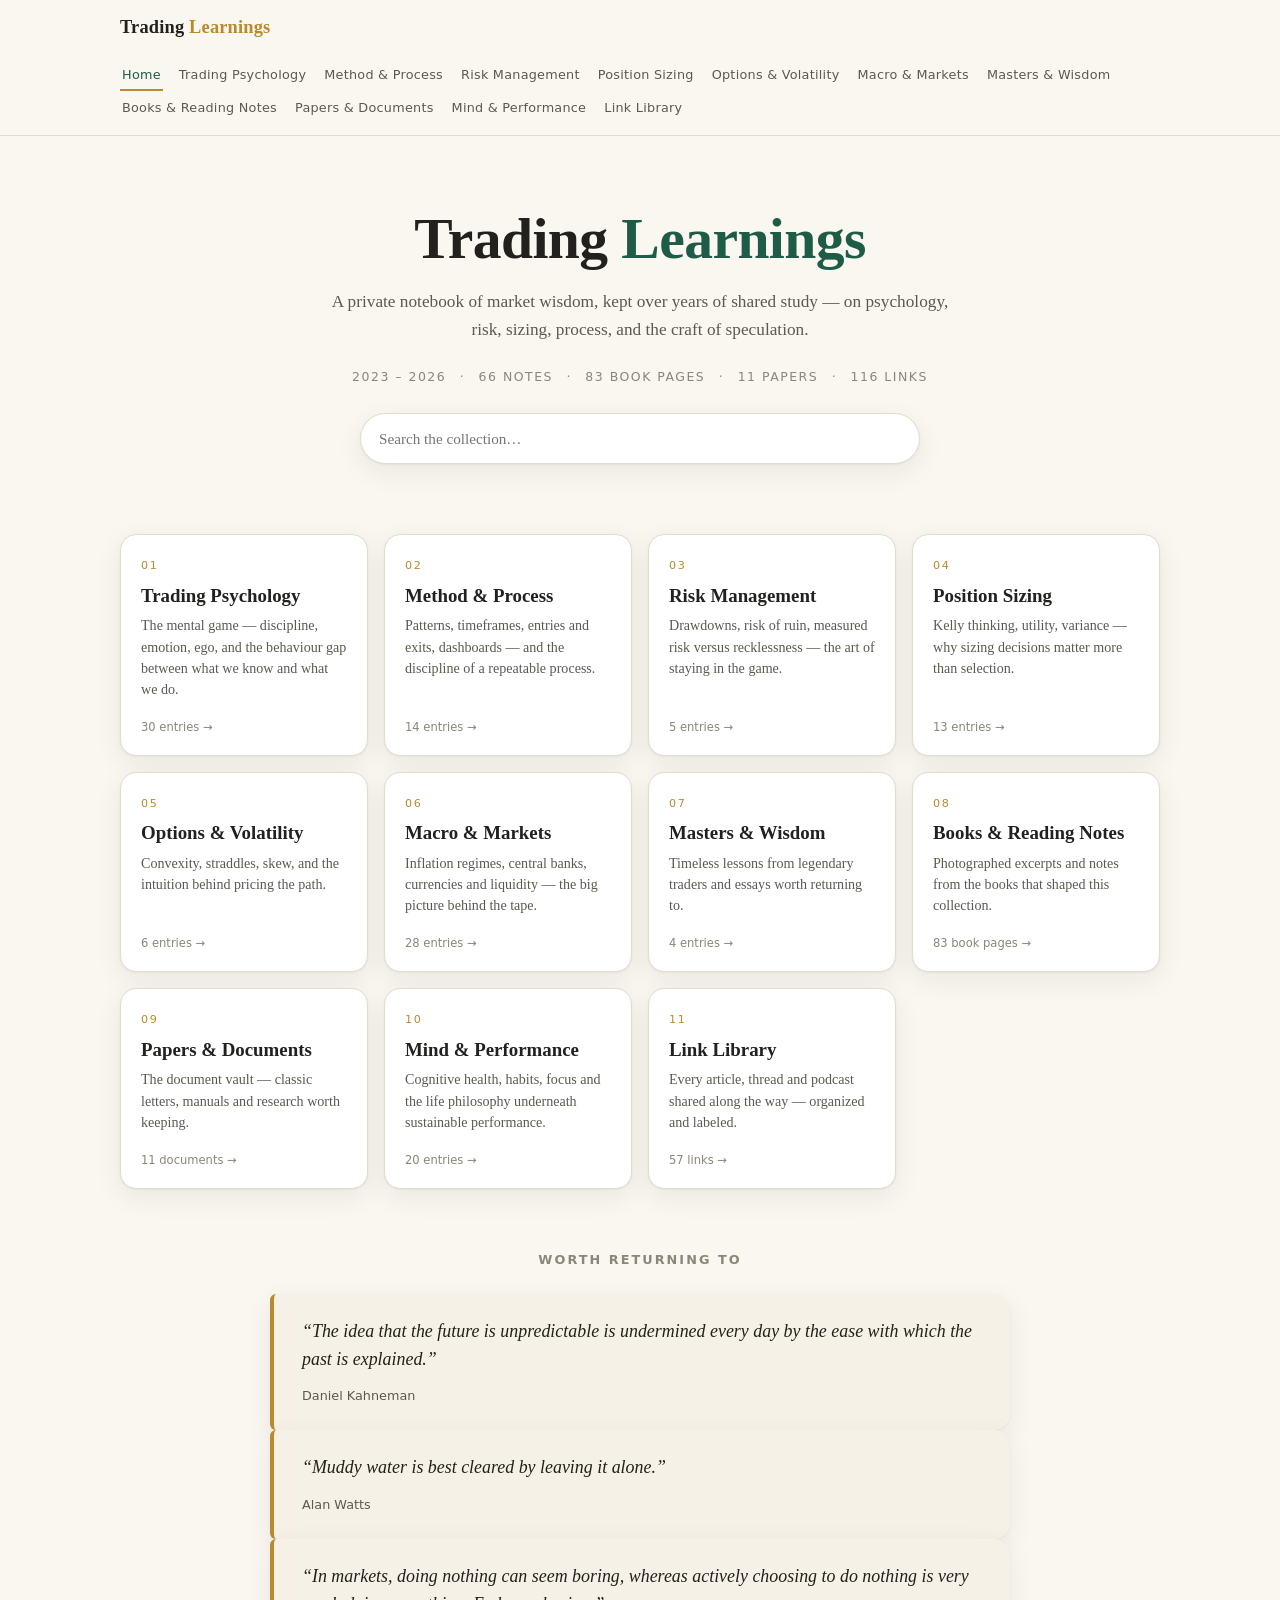
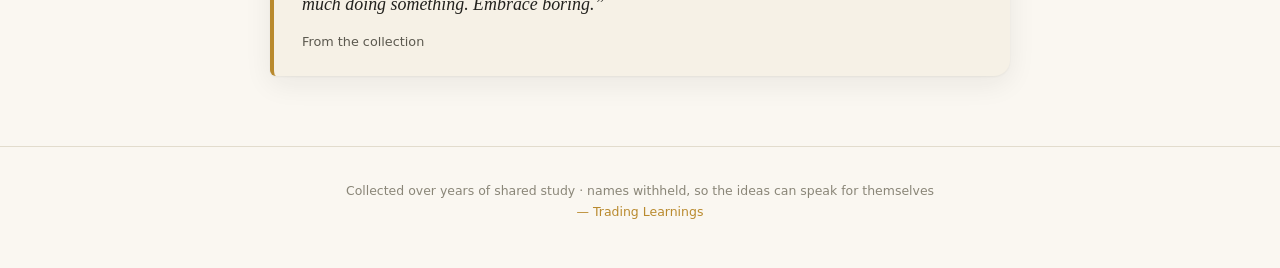
<file: index.html>
<!DOCTYPE html>
<html lang="en">
<head>
<meta charset="utf-8">
<meta name="viewport" content="width=device-width, initial-scale=1">
<meta name="robots" content="noindex, nofollow">
<title>Trading Learnings</title>
<link rel="stylesheet" href="style.css">
<link rel="icon" href="data:image/svg+xml,<svg xmlns='http://www.w3.org/2000/svg' viewBox='0 0 100 100'><text y='.9em' font-size='90'>📈</text></svg>">
</head>
<body>
<header class="masthead"><div class="masthead-inner">
<a class="brand" href="index.html">Trading <span class="tick">Learnings</span></a>
<nav class="nav"><a href="index.html" class="active">Home</a><a href="psychology.html">Trading Psychology</a><a href="method.html">Method & Process</a><a href="risk.html">Risk Management</a><a href="sizing.html">Position Sizing</a><a href="options.html">Options & Volatility</a><a href="macro.html">Macro & Markets</a><a href="wisdom.html">Masters & Wisdom</a><a href="books.html">Books & Reading Notes</a><a href="papers.html">Papers & Documents</a><a href="performance.html">Mind & Performance</a><a href="library.html">Link Library</a></nav>
</div></header>
<div class="hero">
<h1>Trading <em>Learnings</em></h1>
<p class="sub">A private notebook of market wisdom, kept over years of shared study —
on psychology, risk, sizing, process, and the craft of speculation.</p>
<div class="meta">2023 – 2026 <span class="dot">·</span> 66 notes
<span class="dot">·</span> 83 book pages <span class="dot">·</span>
11 papers <span class="dot">·</span> 116 links</div>
<div class="search-wrap">
<input id="search" type="search" placeholder="Search the collection…" autocomplete="off">
<div id="search-results" class="search-results"></div>
</div>
</div>
<div class="grid"><a class="scard" href="psychology.html">
<span class="num">01</span>
<h3>Trading Psychology</h3>
<p>The mental game — discipline, emotion, ego, and the behaviour gap between what we know and what we do.</p>
<span class="count">30 entries →</span>
</a><a class="scard" href="method.html">
<span class="num">02</span>
<h3>Method & Process</h3>
<p>Patterns, timeframes, entries and exits, dashboards — and the discipline of a repeatable process.</p>
<span class="count">14 entries →</span>
</a><a class="scard" href="risk.html">
<span class="num">03</span>
<h3>Risk Management</h3>
<p>Drawdowns, risk of ruin, measured risk versus recklessness — the art of staying in the game.</p>
<span class="count">5 entries →</span>
</a><a class="scard" href="sizing.html">
<span class="num">04</span>
<h3>Position Sizing</h3>
<p>Kelly thinking, utility, variance — why sizing decisions matter more than selection.</p>
<span class="count">13 entries →</span>
</a><a class="scard" href="options.html">
<span class="num">05</span>
<h3>Options & Volatility</h3>
<p>Convexity, straddles, skew, and the intuition behind pricing the path.</p>
<span class="count">6 entries →</span>
</a><a class="scard" href="macro.html">
<span class="num">06</span>
<h3>Macro & Markets</h3>
<p>Inflation regimes, central banks, currencies and liquidity — the big picture behind the tape.</p>
<span class="count">28 entries →</span>
</a><a class="scard" href="wisdom.html">
<span class="num">07</span>
<h3>Masters & Wisdom</h3>
<p>Timeless lessons from legendary traders and essays worth returning to.</p>
<span class="count">4 entries →</span>
</a><a class="scard" href="books.html">
<span class="num">08</span>
<h3>Books & Reading Notes</h3>
<p>Photographed excerpts and notes from the books that shaped this collection.</p>
<span class="count">83 book pages →</span>
</a><a class="scard" href="papers.html">
<span class="num">09</span>
<h3>Papers & Documents</h3>
<p>The document vault — classic letters, manuals and research worth keeping.</p>
<span class="count">11 documents →</span>
</a><a class="scard" href="performance.html">
<span class="num">10</span>
<h3>Mind & Performance</h3>
<p>Cognitive health, habits, focus and the life philosophy underneath sustainable performance.</p>
<span class="count">20 entries →</span>
</a><a class="scard" href="library.html">
<span class="num">11</span>
<h3>Link Library</h3>
<p>Every article, thread and podcast shared along the way — organized and labeled.</p>
<span class="count">57 links →</span>
</a></div>
<div class="featured"><h2>Worth returning to</h2><article class="entry quote"><div class="body"><p>“The idea that the future is unpredictable is undermined every day by the ease with which the past is explained.”</p></div><div class="attrib">Daniel Kahneman</div></article><article class="entry quote"><div class="body"><p>“Muddy water is best cleared by leaving it alone.”</p></div><div class="attrib">Alan Watts</div></article><article class="entry quote"><div class="body"><p>“In markets, doing nothing can seem boring, whereas actively choosing to do nothing is very much doing something. Embrace boring.”</p></div><div class="attrib">From the collection</div></article></div>
<footer class="footer">Collected over years of shared study · names withheld, so the ideas can speak for themselves<br>
<span class="sig">— Trading Learnings</span></footer>
<script src="site.js"></script>
</body>
</html>
</file>
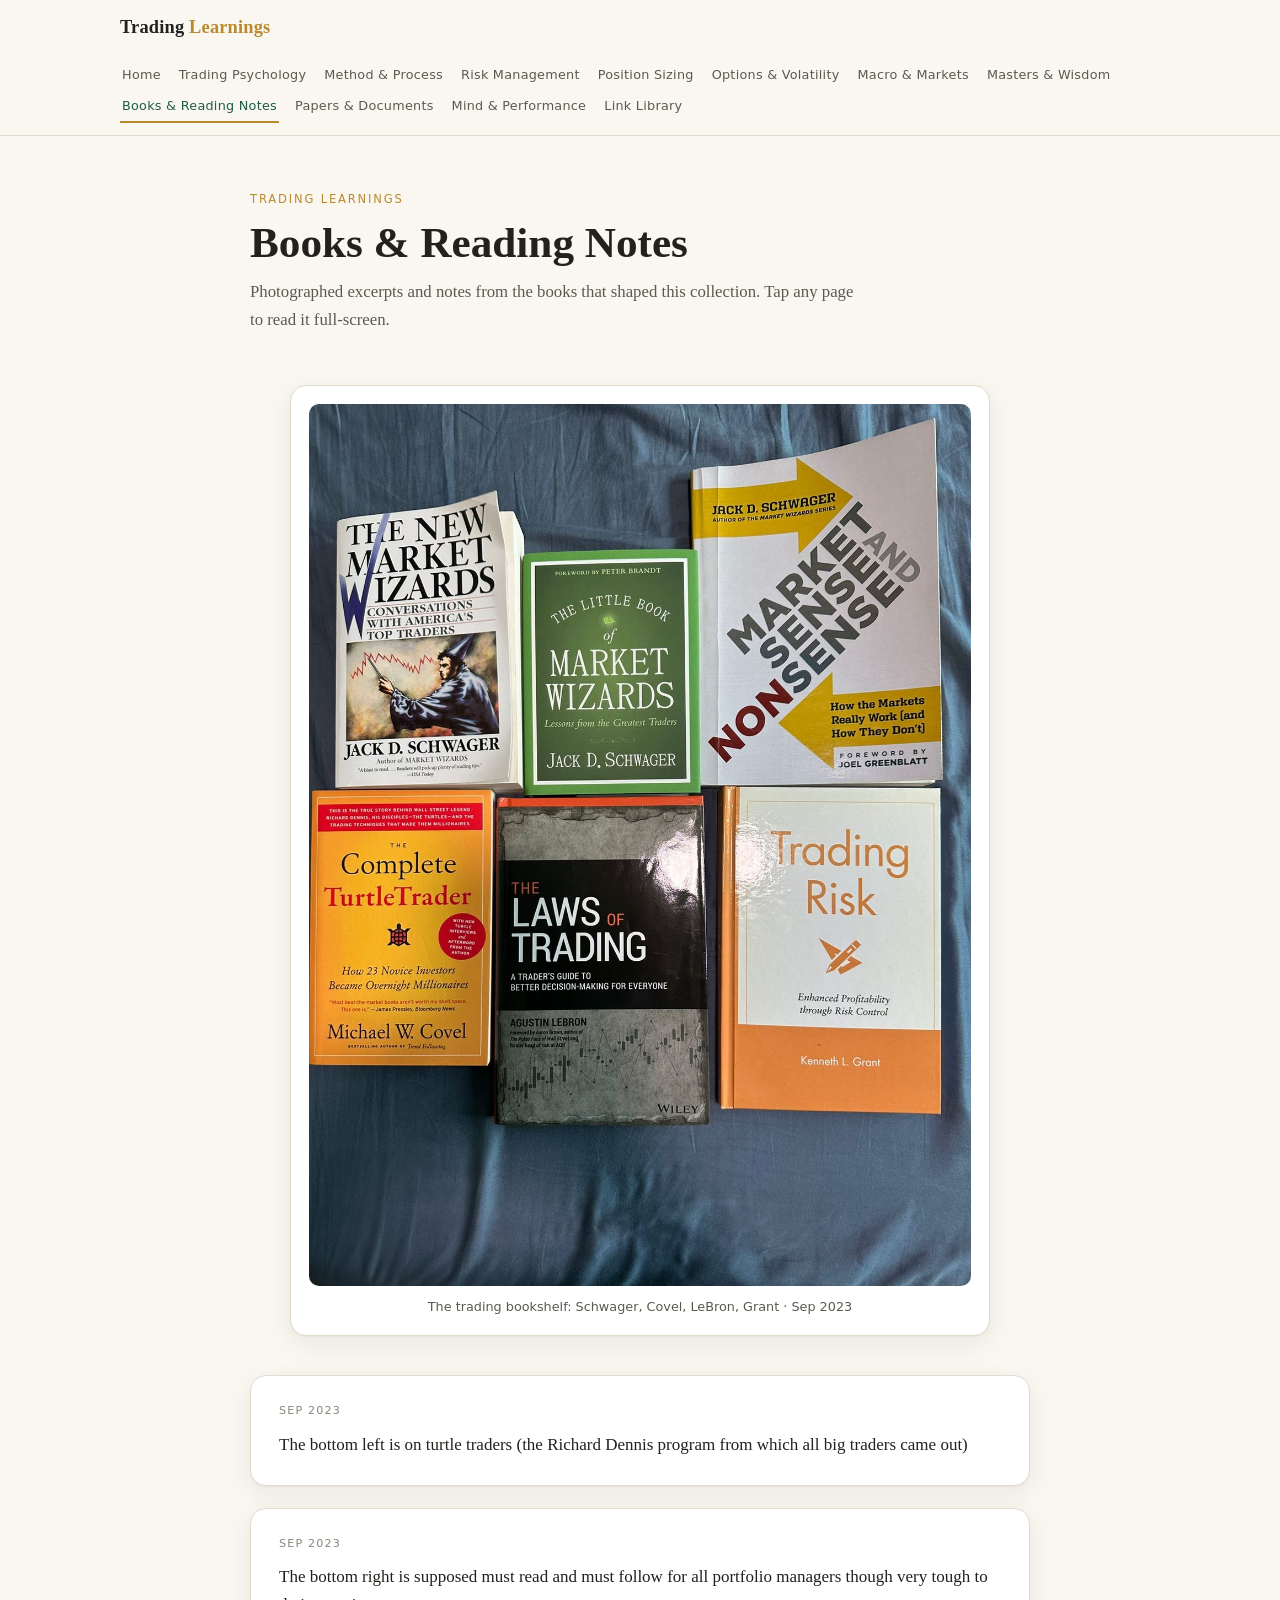
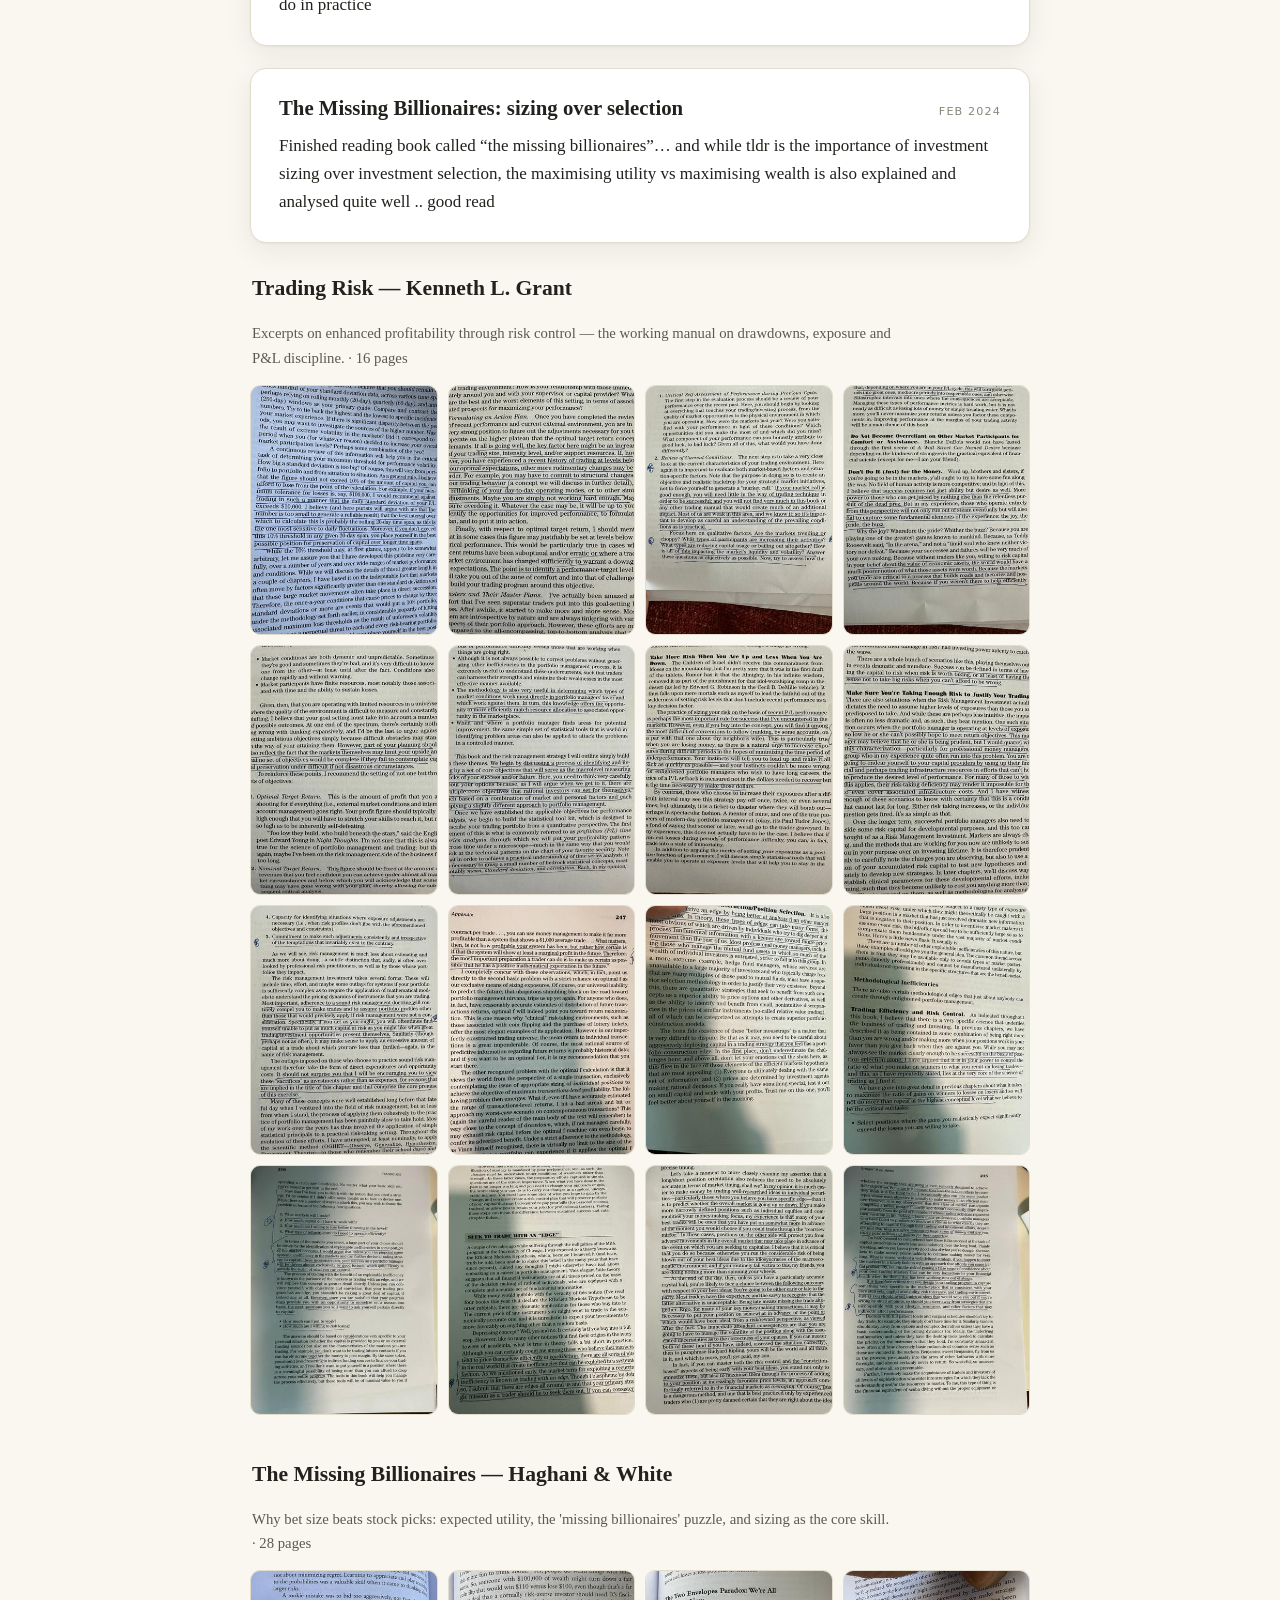
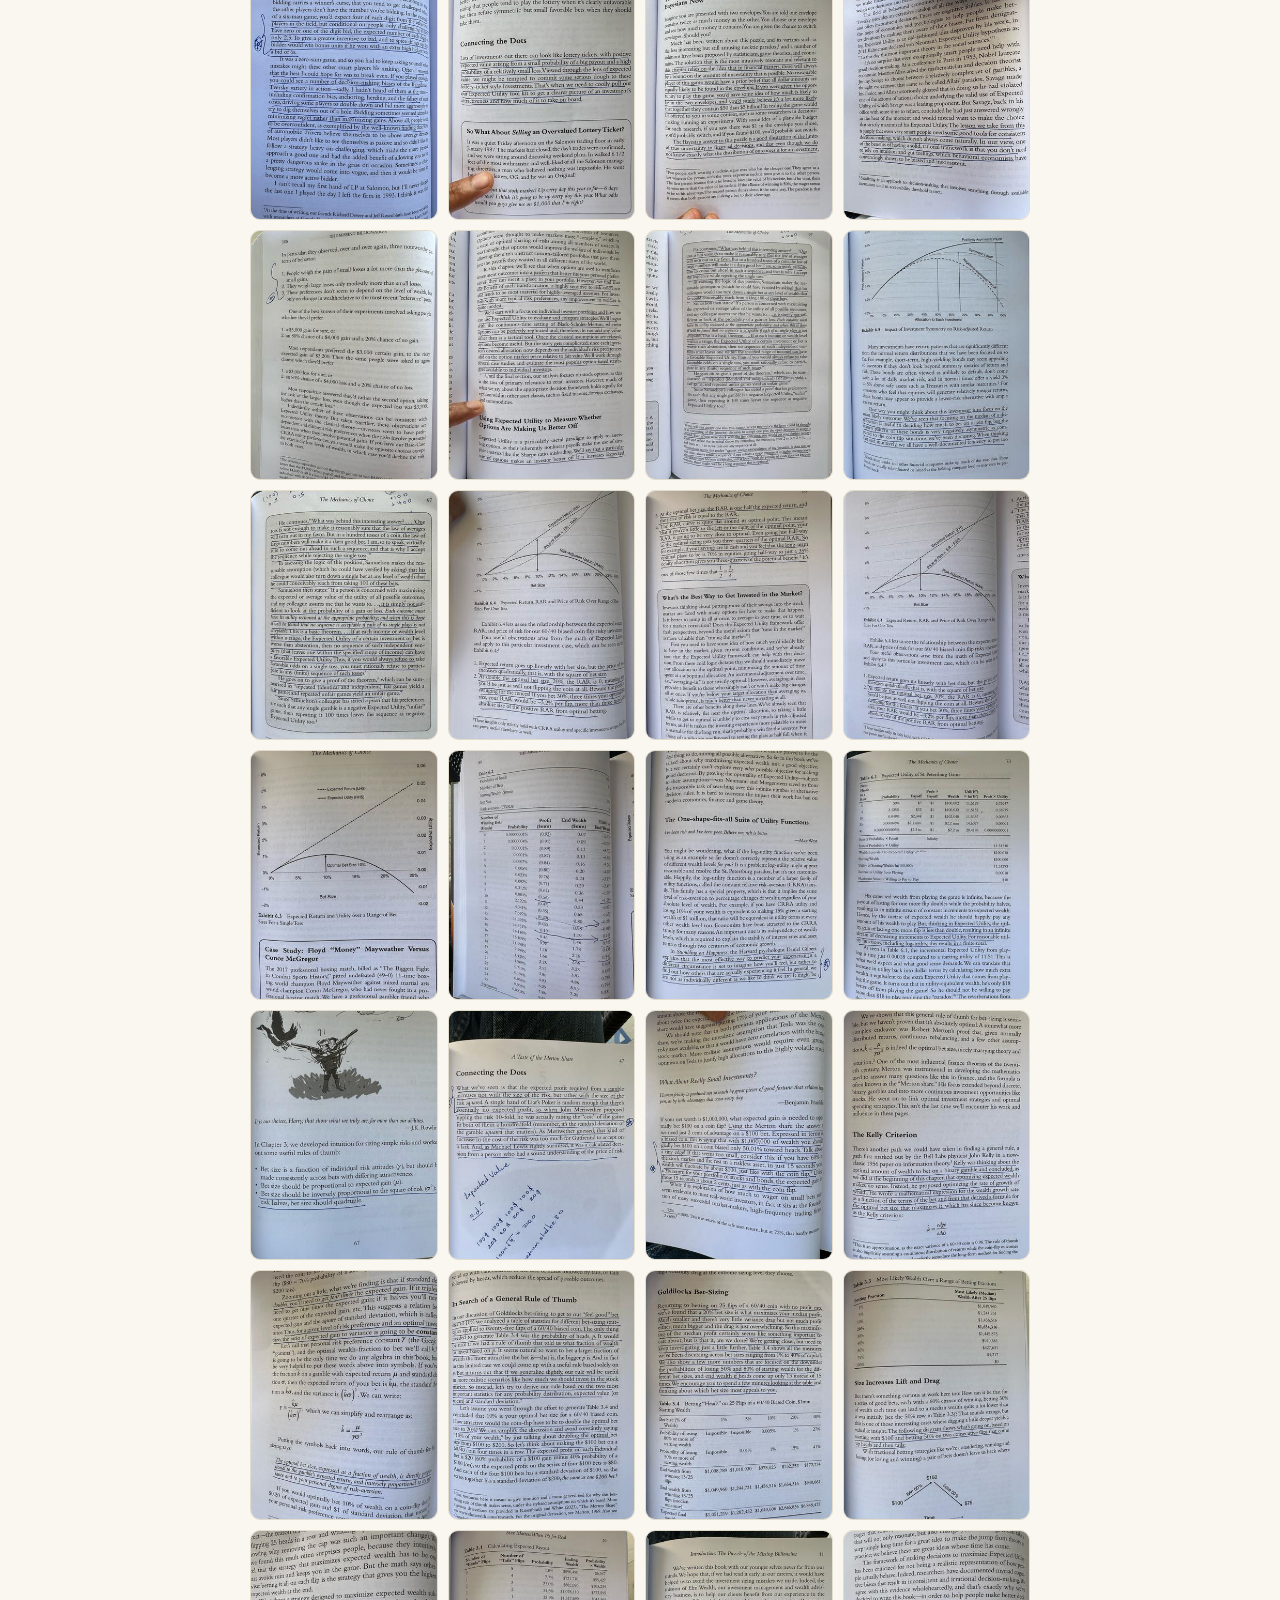
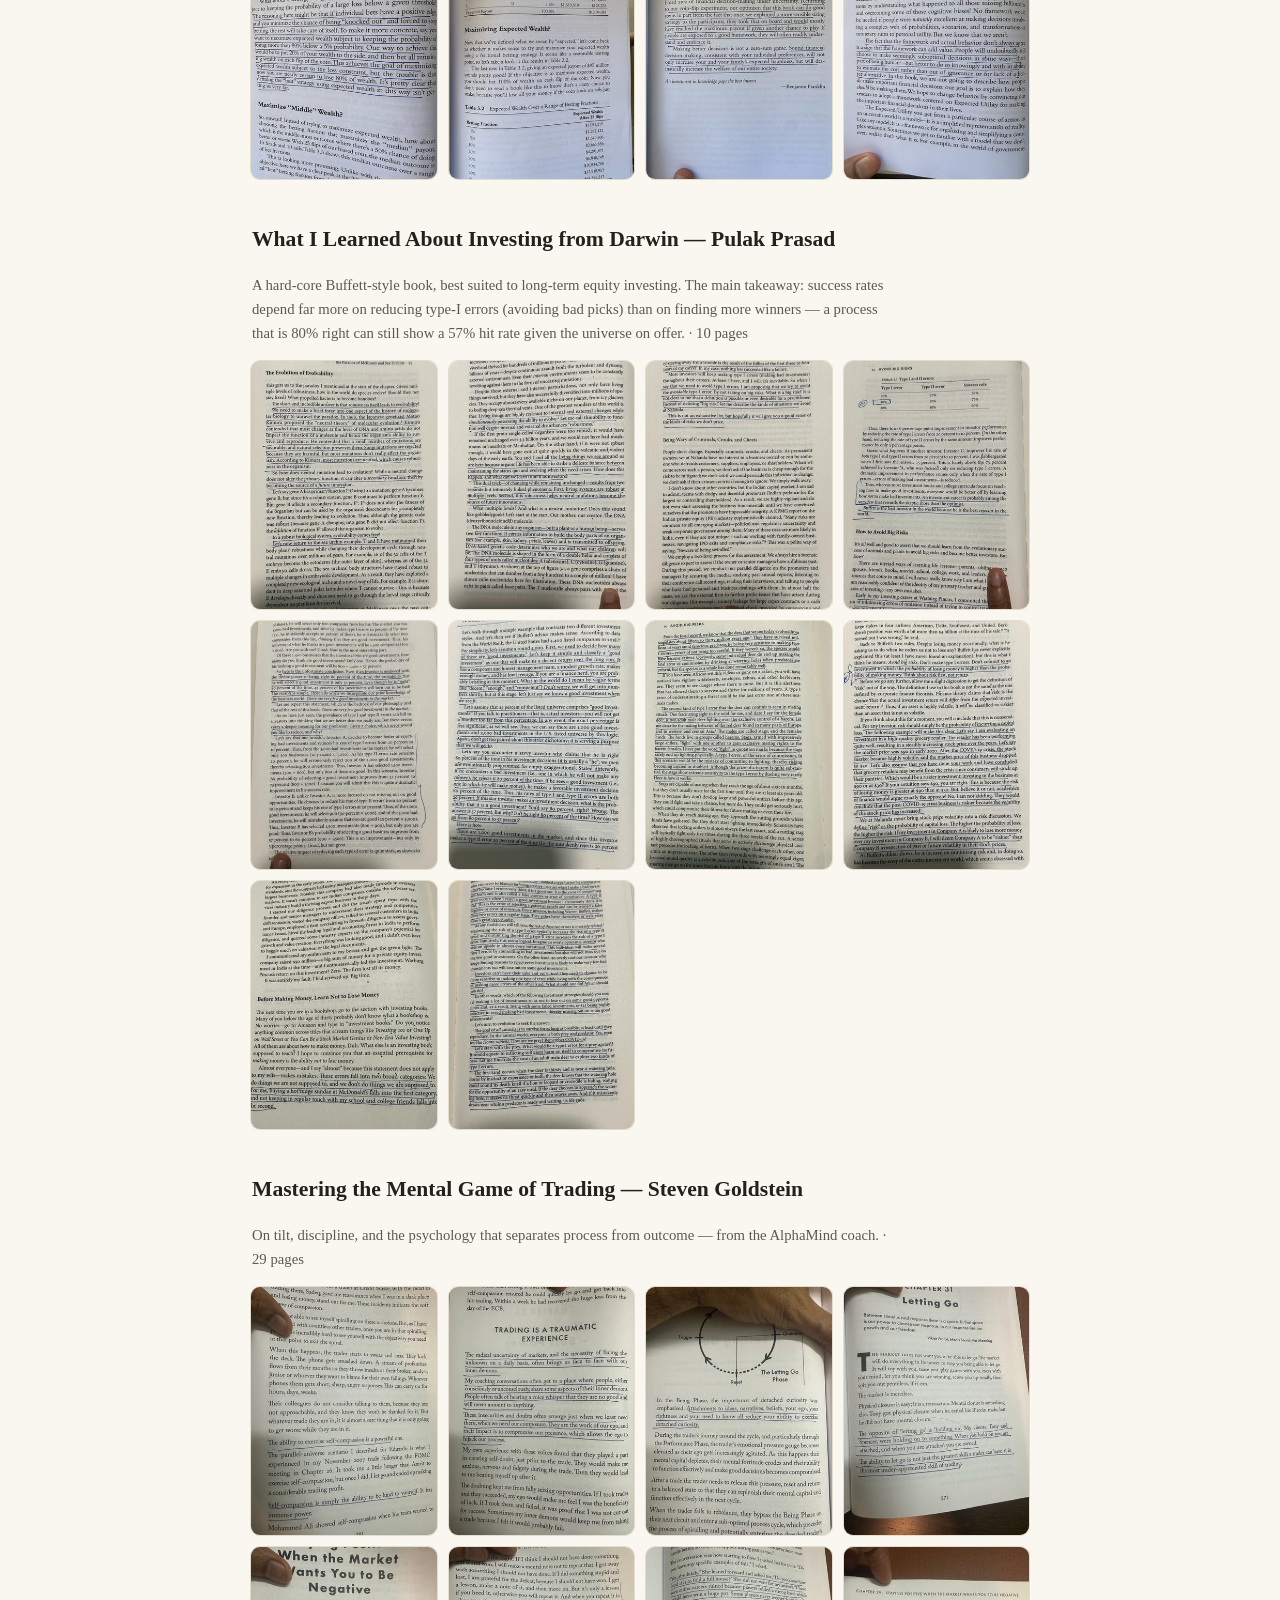
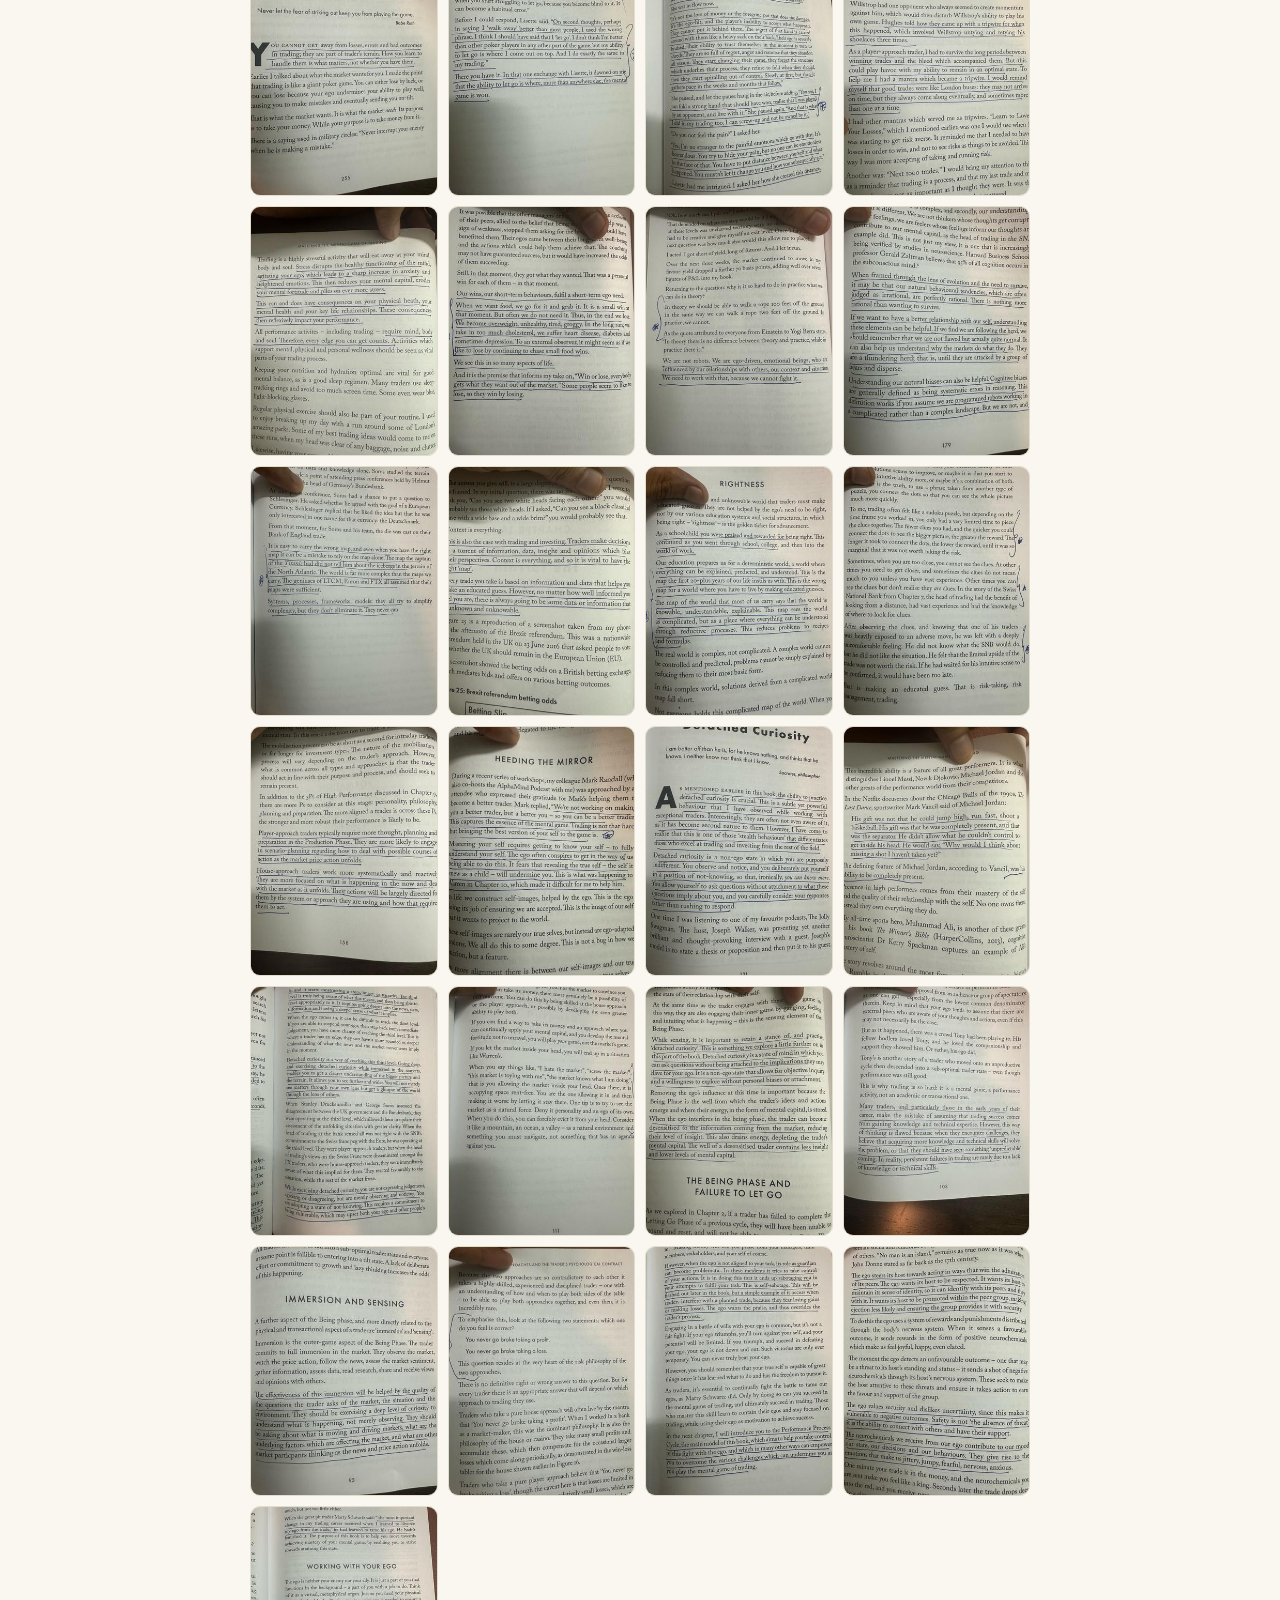
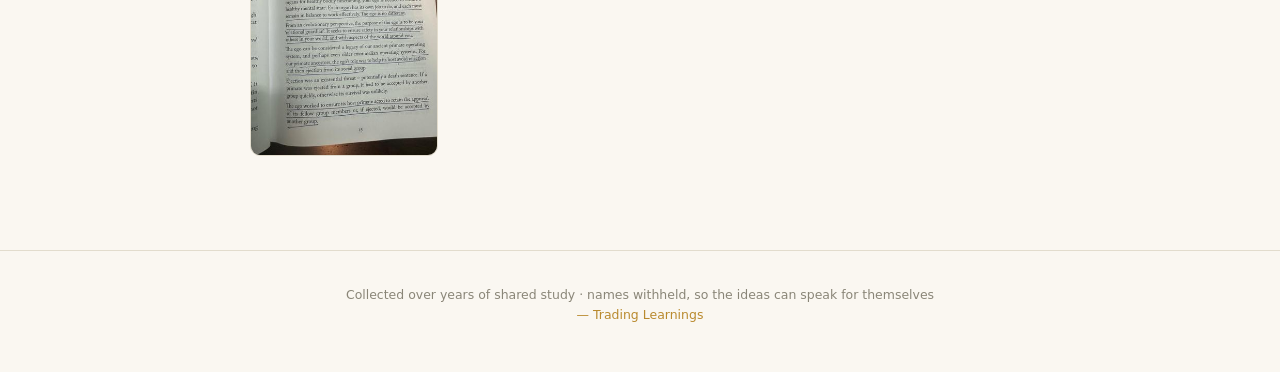
<file: books.html>
<!DOCTYPE html>
<html lang="en">
<head>
<meta charset="utf-8">
<meta name="viewport" content="width=device-width, initial-scale=1">
<meta name="robots" content="noindex, nofollow">
<title>Books &amp; Reading Notes · Trading Learnings</title>
<link rel="stylesheet" href="style.css">
<link rel="icon" href="data:image/svg+xml,<svg xmlns='http://www.w3.org/2000/svg' viewBox='0 0 100 100'><text y='.9em' font-size='90'>📈</text></svg>">
</head>
<body>
<header class="masthead"><div class="masthead-inner">
<a class="brand" href="index.html">Trading <span class="tick">Learnings</span></a>
<nav class="nav"><a href="index.html">Home</a><a href="psychology.html">Trading Psychology</a><a href="method.html">Method & Process</a><a href="risk.html">Risk Management</a><a href="sizing.html">Position Sizing</a><a href="options.html">Options & Volatility</a><a href="macro.html">Macro & Markets</a><a href="wisdom.html">Masters & Wisdom</a><a href="books.html" class="active">Books & Reading Notes</a><a href="papers.html">Papers & Documents</a><a href="performance.html">Mind & Performance</a><a href="library.html">Link Library</a></nav>
</div></header>
<div class="page-head">
<div class="kicker">Trading Learnings</div>
<h1>Books & Reading Notes</h1>
<p class="lede">Photographed excerpts and notes from the books that shaped this collection. Tap any page to read it full-screen.</p>
</div>
<div class="content-col">
<figure class="entry figure" id="n69"><img src="assets/img/p0069.jpg" data-full="assets/img/p0069.jpg" data-cap="The trading bookshelf: Schwager, Covel, LeBron, Grant" alt="The trading bookshelf: Schwager, Covel, LeBron, Grant" loading="lazy"><figcaption>The trading bookshelf: Schwager, Covel, LeBron, Grant · Sep 2023</figcaption></figure>
<article class="entry" id="n70"><div class="ehead"><span class="when">Sep 2023</span></div><div class="body"><p>The bottom left is on turtle traders (the Richard Dennis program from which all big traders came out)</p></div></article>
<article class="entry" id="n71"><div class="ehead"><span class="when">Sep 2023</span></div><div class="body"><p>The bottom right is supposed must read and must follow for all portfolio managers though very tough to do in practice</p></div></article>
<article class="entry" id="n244"><div class="ehead"><h3>The Missing Billionaires: sizing over selection</h3><span class="when">Feb 2024</span></div><div class="body"><p>Finished reading book called “the missing billionaires”… and while tldr is the importance of investment sizing over investment selection, the maximising utility vs maximising wealth is also explained and analysed quite well .. good read</p></div></article>
<section class="gallery-block">
<div class="gb-head"><h3>Trading Risk — Kenneth L. Grant</h3>
<p class="gb-note">Excerpts on enhanced profitability through risk control — the working manual on drawdowns, exposure and P&amp;L discipline. · 16 pages</p></div>
<div class="gallery"><a href="assets/img/p0219.jpg" data-full="assets/img/p0219.jpg" data-cap="Trading Risk — Kenneth L. Grant — Cap daily P/L volatility at 10% of loss tolerance"><img src="assets/img/t/p0219.jpg" alt="Cap daily P/L volatility at 10% of loss tolerance" loading="lazy"></a><a href="assets/img/p0220.jpg" data-full="assets/img/p0220.jpg" data-cap="Trading Risk — Kenneth L. Grant — Formulating an Action Plan"><img src="assets/img/t/p0220.jpg" alt="Formulating an Action Plan" loading="lazy"></a><a href="assets/img/p0221.jpg" data-full="assets/img/p0221.jpg" data-cap="Trading Risk — Kenneth L. Grant — Critical Self-Assessment of Performance during Previous Cycle"><img src="assets/img/t/p0221.jpg" alt="Critical Self-Assessment of Performance during Previous Cycle" loading="lazy"></a><a href="assets/img/p0222.jpg" data-full="assets/img/p0222.jpg" data-cap="Trading Risk — Kenneth L. Grant — Don&#x27;t Do It (Just) for the Money"><img src="assets/img/t/p0222.jpg" alt="Don&#x27;t Do It (Just) for the Money" loading="lazy"></a><a href="assets/img/p0223.jpg" data-full="assets/img/p0223.jpg" data-cap="Trading Risk — Kenneth L. Grant — Optimal Target Return / Nominal Target Return"><img src="assets/img/t/p0223.jpg" alt="Optimal Target Return / Nominal Target Return" loading="lazy"></a><a href="assets/img/p0224.jpg" data-full="assets/img/p0224.jpg" data-cap="Trading Risk — Kenneth L. Grant — Put your P/L patterns under a statistical microscope"><img src="assets/img/t/p0224.jpg" alt="Put your P/L patterns under a statistical microscope" loading="lazy"></a><a href="assets/img/p0225.jpg" data-full="assets/img/p0225.jpg" data-cap="Trading Risk — Kenneth L. Grant — Take More Risk When You Are Up and Less When You Are Down"><img src="assets/img/t/p0225.jpg" alt="Take More Risk When You Are Up and Less When You Are Down" loading="lazy"></a><a href="assets/img/p0226.jpg" data-full="assets/img/p0226.jpg" data-cap="Trading Risk — Kenneth L. Grant — Make Sure You&#x27;re Taking Enough Risk to Justify Your Trading"><img src="assets/img/t/p0226.jpg" alt="Make Sure You&#x27;re Taking Enough Risk to Justify Your Trading" loading="lazy"></a><a href="assets/img/p0227.jpg" data-full="assets/img/p0227.jpg" data-cap="Trading Risk — Kenneth L. Grant — Risk management is about doing, not estimating"><img src="assets/img/t/p0227.jpg" alt="Risk management is about doing, not estimating" loading="lazy"></a><a href="assets/img/p0228.jpg" data-full="assets/img/p0228.jpg" data-cap="Trading Risk — Kenneth L. Grant — Appendix (p. 247) - Optimal f"><img src="assets/img/t/p0228.jpg" alt="Appendix (p. 247) - Optimal f" loading="lazy"></a><a href="assets/img/p0229.jpg" data-full="assets/img/p0229.jpg" data-cap="Trading Risk — Kenneth L. Grant — Portfolio Construction/Position Selection"><img src="assets/img/t/p0229.jpg" alt="Portfolio Construction/Position Selection" loading="lazy"></a><a href="assets/img/p0230.jpg" data-full="assets/img/p0230.jpg" data-cap="Trading Risk — Kenneth L. Grant — Trading Efficiency and Risk Control"><img src="assets/img/t/p0230.jpg" alt="Trading Efficiency and Risk Control" loading="lazy"></a><a href="assets/img/p0231.jpg" data-full="assets/img/p0231.jpg" data-cap="Trading Risk — Kenneth L. Grant — Trading Risk: four questions before you trade"><img src="assets/img/t/p0231.jpg" alt="Trading Risk: four questions before you trade" loading="lazy"></a><a href="assets/img/p0232.jpg" data-full="assets/img/p0232.jpg" data-cap="Trading Risk — Kenneth L. Grant — Seek to Trade with an &quot;Edge&quot;"><img src="assets/img/t/p0232.jpg" alt="Seek to Trade with an &quot;Edge&quot;" loading="lazy"></a><a href="assets/img/p0233.jpg" data-full="assets/img/p0233.jpg" data-cap="Trading Risk — Kenneth L. Grant — Early or late: managing your best ideas"><img src="assets/img/t/p0233.jpg" alt="Early or late: managing your best ideas" loading="lazy"></a><a href="assets/img/p0234.jpg" data-full="assets/img/p0234.jpg" data-cap="Trading Risk — Kenneth L. Grant — Bringin&#x27; It on Home"><img src="assets/img/t/p0234.jpg" alt="Bringin&#x27; It on Home" loading="lazy"></a></div>
</section>
<section class="gallery-block">
<div class="gb-head"><h3>The Missing Billionaires — Haghani &amp; White</h3>
<p class="gb-note">Why bet size beats stock picks: expected utility, the &#x27;missing billionaires&#x27; puzzle, and sizing as the core skill. · 28 pages</p></div>
<div class="gallery"><a href="assets/img/p0245.jpg" data-full="assets/img/p0245.jpg" data-cap="The Missing Billionaires — Haghani &amp; White — Liar&#x27;s Poker: biases at the trading desk"><img src="assets/img/t/p0245.jpg" alt="Liar&#x27;s Poker: biases at the trading desk" loading="lazy"></a><a href="assets/img/p0246.jpg" data-full="assets/img/p0246.jpg" data-cap="The Missing Billionaires — Haghani &amp; White — Connecting the Dots"><img src="assets/img/t/p0246.jpg" alt="Connecting the Dots" loading="lazy"></a><a href="assets/img/p0247.jpg" data-full="assets/img/p0247.jpg" data-cap="The Missing Billionaires — Haghani &amp; White — The Two Envelopes Paradox: We&#x27;re All Bayesians Now"><img src="assets/img/t/p0247.jpg" alt="The Two Envelopes Paradox: We&#x27;re All Bayesians Now" loading="lazy"></a><a href="assets/img/p0248.jpg" data-full="assets/img/p0248.jpg" data-cap="The Missing Billionaires — Haghani &amp; White — Even smart people need decision tools"><img src="assets/img/t/p0248.jpg" alt="Even smart people need decision tools" loading="lazy"></a><a href="assets/img/p0249.jpg" data-full="assets/img/p0249.jpg" data-cap="The Missing Billionaires — Haghani &amp; White — Loss aversion and the reference point"><img src="assets/img/t/p0249.jpg" alt="Loss aversion and the reference point" loading="lazy"></a><a href="assets/img/p0250.jpg" data-full="assets/img/p0250.jpg" data-cap="The Missing Billionaires — Haghani &amp; White — Using Expected Utility to Measure Whether Options Are Making Us Better Off"><img src="assets/img/t/p0250.jpg" alt="Using Expected Utility to Measure Whether Options Are Making Us Better Off" loading="lazy"></a><a href="assets/img/p0251.jpg" data-full="assets/img/p0251.jpg" data-cap="The Missing Billionaires — Haghani &amp; White — The Mechanics of Choice"><img src="assets/img/t/p0251.jpg" alt="The Mechanics of Choice" loading="lazy"></a><a href="assets/img/p0252.jpg" data-full="assets/img/p0252.jpg" data-cap="The Missing Billionaires — Haghani &amp; White — Payoff asymmetry changes how much to hold"><img src="assets/img/t/p0252.jpg" alt="Payoff asymmetry changes how much to hold" loading="lazy"></a><a href="assets/img/p0253.jpg" data-full="assets/img/p0253.jpg" data-cap="The Missing Billionaires — Haghani &amp; White — The Mechanics of Choice"><img src="assets/img/t/p0253.jpg" alt="The Mechanics of Choice" loading="lazy"></a><a href="assets/img/p0254.jpg" data-full="assets/img/p0254.jpg" data-cap="The Missing Billionaires — Haghani &amp; White — Beware the perils of swinging for the fences"><img src="assets/img/t/p0254.jpg" alt="Beware the perils of swinging for the fences" loading="lazy"></a><a href="assets/img/p0255.jpg" data-full="assets/img/p0255.jpg" data-cap="The Missing Billionaires — Haghani &amp; White — The Mechanics of Choice / What&#x27;s the Best Way to Get Invested in the Market?"><img src="assets/img/t/p0255.jpg" alt="The Mechanics of Choice / What&#x27;s the Best Way to Get Invested in the Market?" loading="lazy"></a><a href="assets/img/p0256.jpg" data-full="assets/img/p0256.jpg" data-cap="The Missing Billionaires — Haghani &amp; White — Exhibit 6.4: Expected Return, RAR and Price of Risk Over Range of Bet Sizes For One Toss"><img src="assets/img/t/p0256.jpg" alt="Exhibit 6.4: Expected Return, RAR and Price of Risk Over Range of Bet Sizes For One Toss" loading="lazy"></a><a href="assets/img/p0257.jpg" data-full="assets/img/p0257.jpg" data-cap="The Missing Billionaires — Haghani &amp; White — Exhibit 6.3: Expected Return and Utility over a Range of Bet Sizes For a Single Toss"><img src="assets/img/t/p0257.jpg" alt="Exhibit 6.3: Expected Return and Utility over a Range of Bet Sizes For a Single Toss" loading="lazy"></a><a href="assets/img/p0258.jpg" data-full="assets/img/p0258.jpg" data-cap="The Missing Billionaires — Haghani &amp; White — Table 6.2 (The Missing Billionaires)"><img src="assets/img/t/p0258.jpg" alt="Table 6.2 (The Missing Billionaires)" loading="lazy"></a><a href="assets/img/p0259.jpg" data-full="assets/img/p0259.jpg" data-cap="The Missing Billionaires — Haghani &amp; White — The One-shape-fits-all Suite of Utility Functions"><img src="assets/img/t/p0259.jpg" alt="The One-shape-fits-all Suite of Utility Functions" loading="lazy"></a><a href="assets/img/p0260.jpg" data-full="assets/img/p0260.jpg" data-cap="The Missing Billionaires — Haghani &amp; White — Table 6.1: Expected Utility of St. Petersburg Game"><img src="assets/img/t/p0260.jpg" alt="Table 6.1: Expected Utility of St. Petersburg Game" loading="lazy"></a><a href="assets/img/p0261.jpg" data-full="assets/img/p0261.jpg" data-cap="The Missing Billionaires — Haghani &amp; White — Chapter opener (duck hunter illustration), J.K. Rowling epigraph"><img src="assets/img/t/p0261.jpg" alt="Chapter opener (duck hunter illustration), J.K. Rowling epigraph" loading="lazy"></a><a href="assets/img/p0262.jpg" data-full="assets/img/p0262.jpg" data-cap="The Missing Billionaires — Haghani &amp; White — A Taste of the Merton Share - Connecting the Dots"><img src="assets/img/t/p0262.jpg" alt="A Taste of the Merton Share - Connecting the Dots" loading="lazy"></a><a href="assets/img/p0263.jpg" data-full="assets/img/p0263.jpg" data-cap="The Missing Billionaires — Haghani &amp; White — What About Really Small Investments?"><img src="assets/img/t/p0263.jpg" alt="What About Really Small Investments?" loading="lazy"></a><a href="assets/img/p0264.jpg" data-full="assets/img/p0264.jpg" data-cap="The Missing Billionaires — Haghani &amp; White — The Kelly Criterion"><img src="assets/img/t/p0264.jpg" alt="The Kelly Criterion" loading="lazy"></a><a href="assets/img/p0265.jpg" data-full="assets/img/p0265.jpg" data-cap="The Missing Billionaires — Haghani &amp; White — Derivation of the Merton share (A Taste of the Merton Share)"><img src="assets/img/t/p0265.jpg" alt="Derivation of the Merton share (A Taste of the Merton Share)" loading="lazy"></a><a href="assets/img/p0266.jpg" data-full="assets/img/p0266.jpg" data-cap="The Missing Billionaires — Haghani &amp; White — In Search of a General Rule of Thumb"><img src="assets/img/t/p0266.jpg" alt="In Search of a General Rule of Thumb" loading="lazy"></a><a href="assets/img/p0267.jpg" data-full="assets/img/p0267.jpg" data-cap="The Missing Billionaires — Haghani &amp; White — Goldilocks Bet-Sizing / Table 3.4"><img src="assets/img/t/p0267.jpg" alt="Goldilocks Bet-Sizing / Table 3.4" loading="lazy"></a><a href="assets/img/p0268.jpg" data-full="assets/img/p0268.jpg" data-cap="The Missing Billionaires — Haghani &amp; White — Size Increases Lift and Drag / Table 3.3"><img src="assets/img/t/p0268.jpg" alt="Size Increases Lift and Drag / Table 3.3" loading="lazy"></a><a href="assets/img/p0269.jpg" data-full="assets/img/p0269.jpg" data-cap="The Missing Billionaires — Haghani &amp; White — Maximize &quot;Middle&quot; Wealth?"><img src="assets/img/t/p0269.jpg" alt="Maximize &quot;Middle&quot; Wealth?" loading="lazy"></a><a href="assets/img/p0270.jpg" data-full="assets/img/p0270.jpg" data-cap="The Missing Billionaires — Haghani &amp; White — Size Matters When It&#x27;s for Real / Maximizing Expected Wealth?"><img src="assets/img/t/p0270.jpg" alt="Size Matters When It&#x27;s for Real / Maximizing Expected Wealth?" loading="lazy"></a><a href="assets/img/p0271.jpg" data-full="assets/img/p0271.jpg" data-cap="The Missing Billionaires — Haghani &amp; White — Introduction: The Puzzle of the Missing Billionaires"><img src="assets/img/t/p0271.jpg" alt="Introduction: The Puzzle of the Missing Billionaires" loading="lazy"></a><a href="assets/img/p0272.jpg" data-full="assets/img/p0272.jpg" data-cap="The Missing Billionaires — Haghani &amp; White — Expected Utility: a framework precisely because we&#x27;re not rational"><img src="assets/img/t/p0272.jpg" alt="Expected Utility: a framework precisely because we&#x27;re not rational" loading="lazy"></a></div>
</section>
<section class="gallery-block">
<div class="gb-head"><h3>What I Learned About Investing from Darwin — Pulak Prasad</h3>
<p class="gb-note">A hard-core Buffett-style book, best suited to long-term equity investing. The main takeaway: success rates depend far more on reducing type-I errors (avoiding bad picks) than on finding more winners — a process that is 80% right can still show a 57% hit rate given the universe on offer. · 10 pages</p></div>
<div class="gallery"><a href="assets/img/p0274.jpg" data-full="assets/img/p0274.jpg" data-cap="What I Learned About Investing from Darwin — Pulak Prasad — The Evolution of Evolvability"><img src="assets/img/t/p0274.jpg" alt="The Evolution of Evolvability" loading="lazy"></a><a href="assets/img/p0275.jpg" data-full="assets/img/p0275.jpg" data-cap="What I Learned About Investing from Darwin — Pulak Prasad — Life&#x27;s dual trick: changing while remaining unchanged"><img src="assets/img/t/p0275.jpg" alt="Life&#x27;s dual trick: changing while remaining unchanged" loading="lazy"></a><a href="assets/img/p0276.jpg" data-full="assets/img/p0276.jpg" data-cap="What I Learned About Investing from Darwin — Pulak Prasad — Being Wary of Criminals, Crooks, and Cheats"><img src="assets/img/t/p0276.jpg" alt="Being Wary of Criminals, Crooks, and Cheats" loading="lazy"></a><a href="assets/img/p0277.jpg" data-full="assets/img/p0277.jpg" data-cap="What I Learned About Investing from Darwin — Pulak Prasad — How to Avoid Big Risks"><img src="assets/img/t/p0277.jpg" alt="How to Avoid Big Risks" loading="lazy"></a><a href="assets/img/p0278.jpg" data-full="assets/img/p0278.jpg" data-cap="What I Learned About Investing from Darwin — Pulak Prasad — Right 80% of the time, good picks only 57%"><img src="assets/img/t/p0278.jpg" alt="Right 80% of the time, good picks only 57%" loading="lazy"></a><a href="assets/img/p0279.jpg" data-full="assets/img/p0279.jpg" data-cap="What I Learned About Investing from Darwin — Pulak Prasad — The 4,000-company thought experiment on error rates"><img src="assets/img/t/p0279.jpg" alt="The 4,000-company thought experiment on error rates" loading="lazy"></a><a href="assets/img/p0280.jpg" data-full="assets/img/p0280.jpg" data-cap="What I Learned About Investing from Darwin — Pulak Prasad — Avoid Big Risks"><img src="assets/img/t/p0280.jpg" alt="Avoid Big Risks" loading="lazy"></a><a href="assets/img/p0281.jpg" data-full="assets/img/p0281.jpg" data-cap="What I Learned About Investing from Darwin — Pulak Prasad — Risk is probability of capital loss, not volatility"><img src="assets/img/t/p0281.jpg" alt="Risk is probability of capital loss, not volatility" loading="lazy"></a><a href="assets/img/p0282.jpg" data-full="assets/img/p0282.jpg" data-cap="What I Learned About Investing from Darwin — Pulak Prasad — Before Making Money, Learn Not to Lose Money"><img src="assets/img/t/p0282.jpg" alt="Before Making Money, Learn Not to Lose Money" loading="lazy"></a><a href="assets/img/p0283.jpg" data-full="assets/img/p0283.jpg" data-cap="What I Learned About Investing from Darwin — Pulak Prasad — Type I vs type II errors: choose which to minimize"><img src="assets/img/t/p0283.jpg" alt="Type I vs type II errors: choose which to minimize" loading="lazy"></a></div>
</section>
<section class="gallery-block">
<div class="gb-head"><h3>Mastering the Mental Game of Trading — Steven Goldstein</h3>
<p class="gb-note">On tilt, discipline, and the psychology that separates process from outcome — from the AlphaMind coach. · 29 pages</p></div>
<div class="gallery"><a href="assets/img/p0284.jpg" data-full="assets/img/p0284.jpg" data-cap="Mastering the Mental Game of Trading — Steven Goldstein — Self-compassion: the trader&#x27;s exit from the tilt spiral"><img src="assets/img/t/p0284.jpg" alt="Self-compassion: the trader&#x27;s exit from the tilt spiral" loading="lazy"></a><a href="assets/img/p0285.jpg" data-full="assets/img/p0285.jpg" data-cap="Mastering the Mental Game of Trading — Steven Goldstein — Trading is a Traumatic Experience"><img src="assets/img/t/p0285.jpg" alt="Trading is a Traumatic Experience" loading="lazy"></a><a href="assets/img/p0286.jpg" data-full="assets/img/p0286.jpg" data-cap="Mastering the Mental Game of Trading — Steven Goldstein — The Letting Go Phase: reset before the next cycle"><img src="assets/img/t/p0286.jpg" alt="The Letting Go Phase: reset before the next cycle" loading="lazy"></a><a href="assets/img/p0287.jpg" data-full="assets/img/p0287.jpg" data-cap="Mastering the Mental Game of Trading — Steven Goldstein — Chapter 31: Letting Go"><img src="assets/img/t/p0287.jpg" alt="Chapter 31: Letting Go" loading="lazy"></a><a href="assets/img/p0288.jpg" data-full="assets/img/p0288.jpg" data-cap="Mastering the Mental Game of Trading — Steven Goldstein — Staying Positive When the Market Wants You to Be Negative"><img src="assets/img/t/p0288.jpg" alt="Staying Positive When the Market Wants You to Be Negative" loading="lazy"></a><a href="assets/img/p0289.jpg" data-full="assets/img/p0289.jpg" data-cap="Mastering the Mental Game of Trading — Steven Goldstein — The mental game is won in the ability to let go"><img src="assets/img/t/p0289.jpg" alt="The mental game is won in the ability to let go" loading="lazy"></a><a href="assets/img/p0290.jpg" data-full="assets/img/p0290.jpg" data-cap="Mastering the Mental Game of Trading — Steven Goldstein — It&#x27;s the ego-hit, not the lost pot, that does the damage"><img src="assets/img/t/p0290.jpg" alt="It&#x27;s the ego-hit, not the lost pot, that does the damage" loading="lazy"></a><a href="assets/img/p0291.jpg" data-full="assets/img/p0291.jpg" data-cap="Mastering the Mental Game of Trading — Steven Goldstein — Chapter 29: Staying Positive When the Market Wants You to Be Negative"><img src="assets/img/t/p0291.jpg" alt="Chapter 29: Staying Positive When the Market Wants You to Be Negative" loading="lazy"></a><a href="assets/img/p0292.jpg" data-full="assets/img/p0292.jpg" data-cap="Mastering the Mental Game of Trading — Steven Goldstein — Wellness is part of the trading process, not separate from it"><img src="assets/img/t/p0292.jpg" alt="Wellness is part of the trading process, not separate from it" loading="lazy"></a><a href="assets/img/p0293.jpg" data-full="assets/img/p0293.jpg" data-cap="Mastering the Mental Game of Trading — Steven Goldstein — Win or lose, everybody gets what they want from the market"><img src="assets/img/t/p0293.jpg" alt="Win or lose, everybody gets what they want from the market" loading="lazy"></a><a href="assets/img/p0294.jpg" data-full="assets/img/p0294.jpg" data-cap="Mastering the Mental Game of Trading — Steven Goldstein — We are not robots; work with emotion, don&#x27;t fight it"><img src="assets/img/t/p0294.jpg" alt="We are not robots; work with emotion, don&#x27;t fight it" loading="lazy"></a><a href="assets/img/p0295.jpg" data-full="assets/img/p0295.jpg" data-cap="Mastering the Mental Game of Trading — Steven Goldstein — Nothing is more rational than wanting to survive"><img src="assets/img/t/p0295.jpg" alt="Nothing is more rational than wanting to survive" loading="lazy"></a><a href="assets/img/p0296.jpg" data-full="assets/img/p0296.jpg" data-cap="Mastering the Mental Game of Trading — Steven Goldstein — The map is not the terrain: LTCM, Enron, FTX"><img src="assets/img/t/p0296.jpg" alt="The map is not the terrain: LTCM, Enron, FTX" loading="lazy"></a><a href="assets/img/p0297.jpg" data-full="assets/img/p0297.jpg" data-cap="Mastering the Mental Game of Trading — Steven Goldstein — Context is everything; some information is unknowable"><img src="assets/img/t/p0297.jpg" alt="Context is everything; some information is unknowable" loading="lazy"></a><a href="assets/img/p0298.jpg" data-full="assets/img/p0298.jpg" data-cap="Mastering the Mental Game of Trading — Steven Goldstein — Rightness"><img src="assets/img/t/p0298.jpg" alt="Rightness" loading="lazy"></a><a href="assets/img/p0299.jpg" data-full="assets/img/p0299.jpg" data-cap="Mastering the Mental Game of Trading — Steven Goldstein — Trading as sudoku: connect the clues before it&#x27;s too late"><img src="assets/img/t/p0299.jpg" alt="Trading as sudoku: connect the clues before it&#x27;s too late" loading="lazy"></a><a href="assets/img/p0300.jpg" data-full="assets/img/p0300.jpg" data-cap="Mastering the Mental Game of Trading — Steven Goldstein — Player traders plan scenarios; house traders react systematically"><img src="assets/img/t/p0300.jpg" alt="Player traders plan scenarios; house traders react systematically" loading="lazy"></a><a href="assets/img/p0301.jpg" data-full="assets/img/p0301.jpg" data-cap="Mastering the Mental Game of Trading — Steven Goldstein — Heeding the Mirror"><img src="assets/img/t/p0301.jpg" alt="Heeding the Mirror" loading="lazy"></a><a href="assets/img/p0302.jpg" data-full="assets/img/p0302.jpg" data-cap="Mastering the Mental Game of Trading — Steven Goldstein — Detached Curiosity"><img src="assets/img/t/p0302.jpg" alt="Detached Curiosity" loading="lazy"></a><a href="assets/img/p0303.jpg" data-full="assets/img/p0303.jpg" data-cap="Mastering the Mental Game of Trading — Steven Goldstein — Jordan&#x27;s gift was being completely present"><img src="assets/img/t/p0303.jpg" alt="Jordan&#x27;s gift was being completely present" loading="lazy"></a><a href="assets/img/p0304.jpg" data-full="assets/img/p0304.jpg" data-cap="Mastering the Mental Game of Trading — Steven Goldstein — Suspend the ego to reach the third level of awareness"><img src="assets/img/t/p0304.jpg" alt="Suspend the ego to reach the third level of awareness" loading="lazy"></a><a href="assets/img/p0305.jpg" data-full="assets/img/p0305.jpg" data-cap="Mastering the Mental Game of Trading — Steven Goldstein — Evict the market from your head - it&#x27;s a natural force"><img src="assets/img/t/p0305.jpg" alt="Evict the market from your head - it&#x27;s a natural force" loading="lazy"></a><a href="assets/img/p0306.jpg" data-full="assets/img/p0306.jpg" data-cap="Mastering the Mental Game of Trading — Steven Goldstein — The Being Phase and Failure to Let Go"><img src="assets/img/t/p0306.jpg" alt="The Being Phase and Failure to Let Go" loading="lazy"></a><a href="assets/img/p0307.jpg" data-full="assets/img/p0307.jpg" data-cap="Mastering the Mental Game of Trading — Steven Goldstein — Trading failures are rarely about lack of knowledge"><img src="assets/img/t/p0307.jpg" alt="Trading failures are rarely about lack of knowledge" loading="lazy"></a><a href="assets/img/p0308.jpg" data-full="assets/img/p0308.jpg" data-cap="Mastering the Mental Game of Trading — Steven Goldstein — Immersion and Sensing"><img src="assets/img/t/p0308.jpg" alt="Immersion and Sensing" loading="lazy"></a><a href="assets/img/p0309.jpg" data-full="assets/img/p0309.jpg" data-cap="Mastering the Mental Game of Trading — Steven Goldstein — Two mantras, two risk philosophies: profit-taker vs loss-taker"><img src="assets/img/t/p0309.jpg" alt="Two mantras, two risk philosophies: profit-taker vs loss-taker" loading="lazy"></a><a href="assets/img/p0310.jpg" data-full="assets/img/p0310.jpg" data-cap="Mastering the Mental Game of Trading — Steven Goldstein — Self-sabotage: the ego overrides the trader&#x27;s process"><img src="assets/img/t/p0310.jpg" alt="Self-sabotage: the ego overrides the trader&#x27;s process" loading="lazy"></a><a href="assets/img/p0311.jpg" data-full="assets/img/p0311.jpg" data-cap="Mastering the Mental Game of Trading — Steven Goldstein — The ego&#x27;s neurochemistry drives fear at the screen"><img src="assets/img/t/p0311.jpg" alt="The ego&#x27;s neurochemistry drives fear at the screen" loading="lazy"></a><a href="assets/img/p0312.jpg" data-full="assets/img/p0312.jpg" data-cap="Mastering the Mental Game of Trading — Steven Goldstein — Working With Your Ego"><img src="assets/img/t/p0312.jpg" alt="Working With Your Ego" loading="lazy"></a></div>
</section>
</div>
<footer class="footer">Collected over years of shared study · names withheld, so the ideas can speak for themselves<br>
<span class="sig">— Trading Learnings</span></footer>
<script src="site.js"></script>
</body>
</html>
</file>
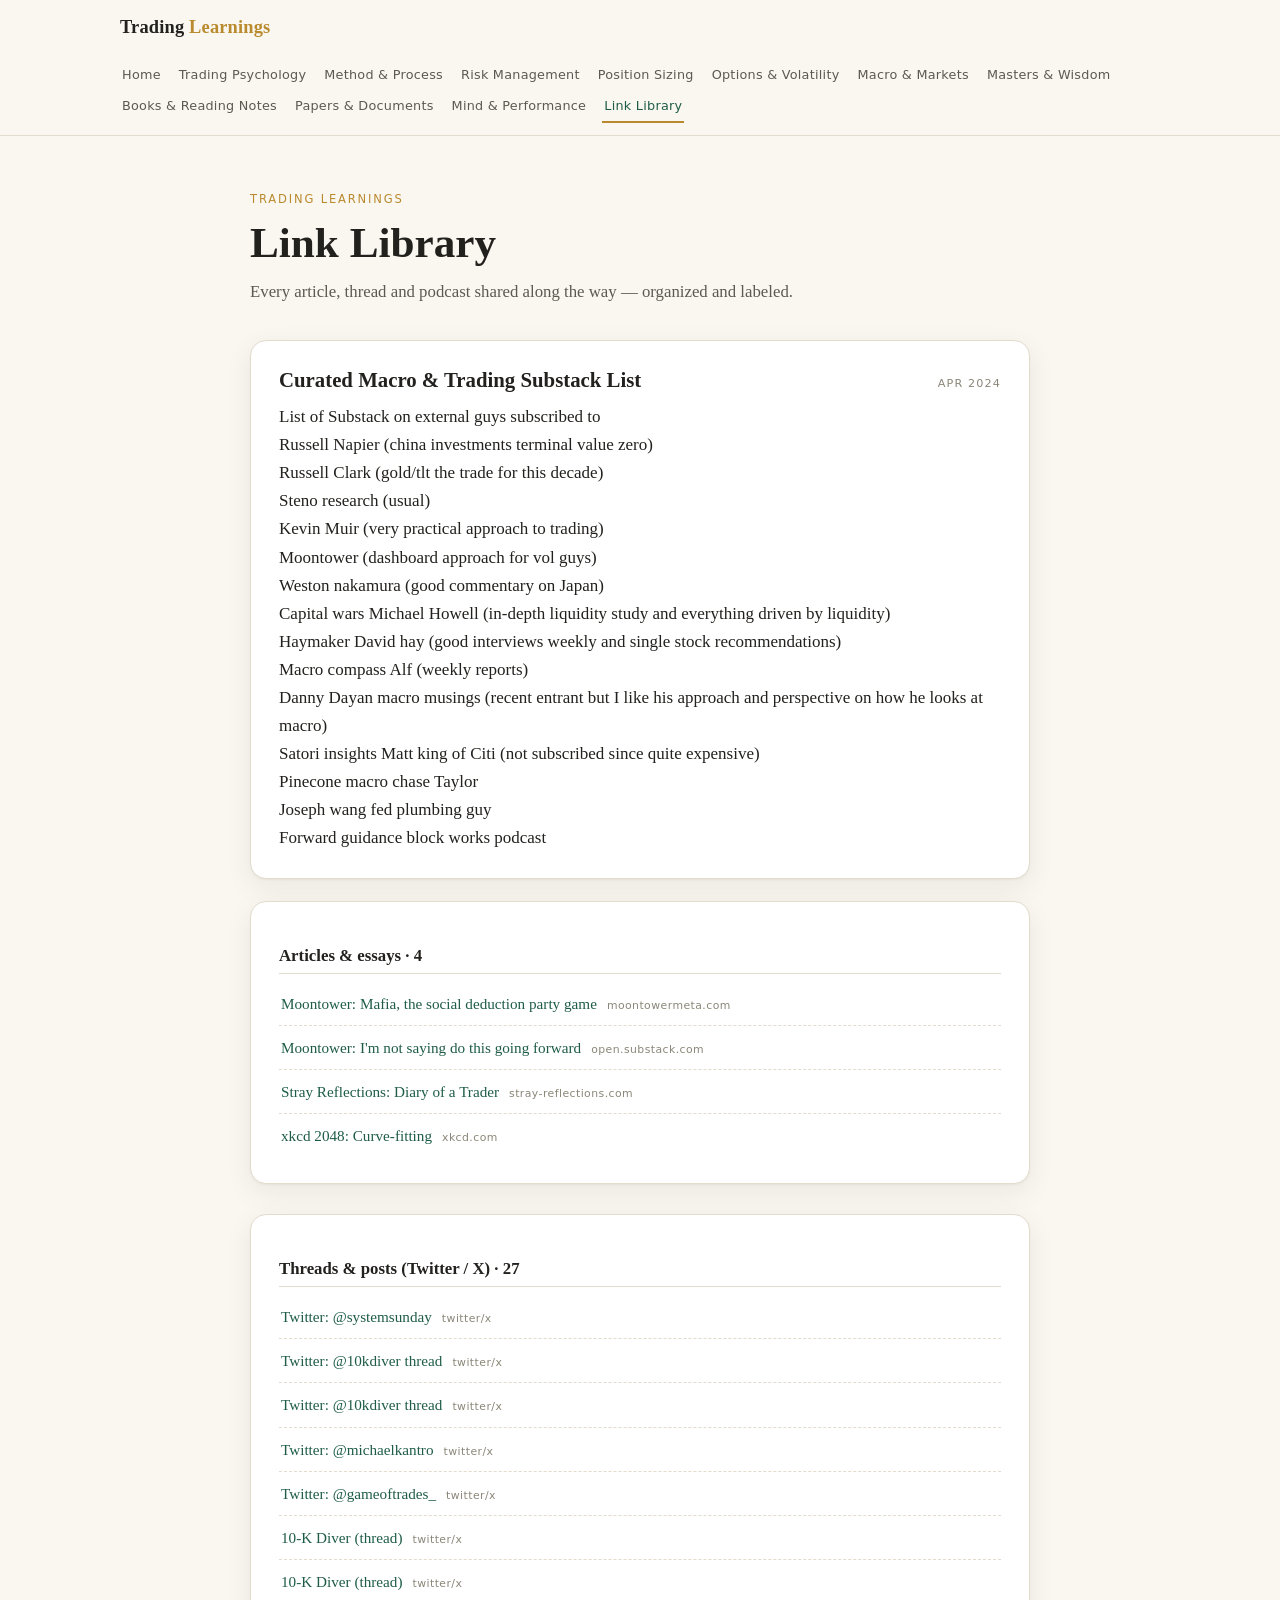
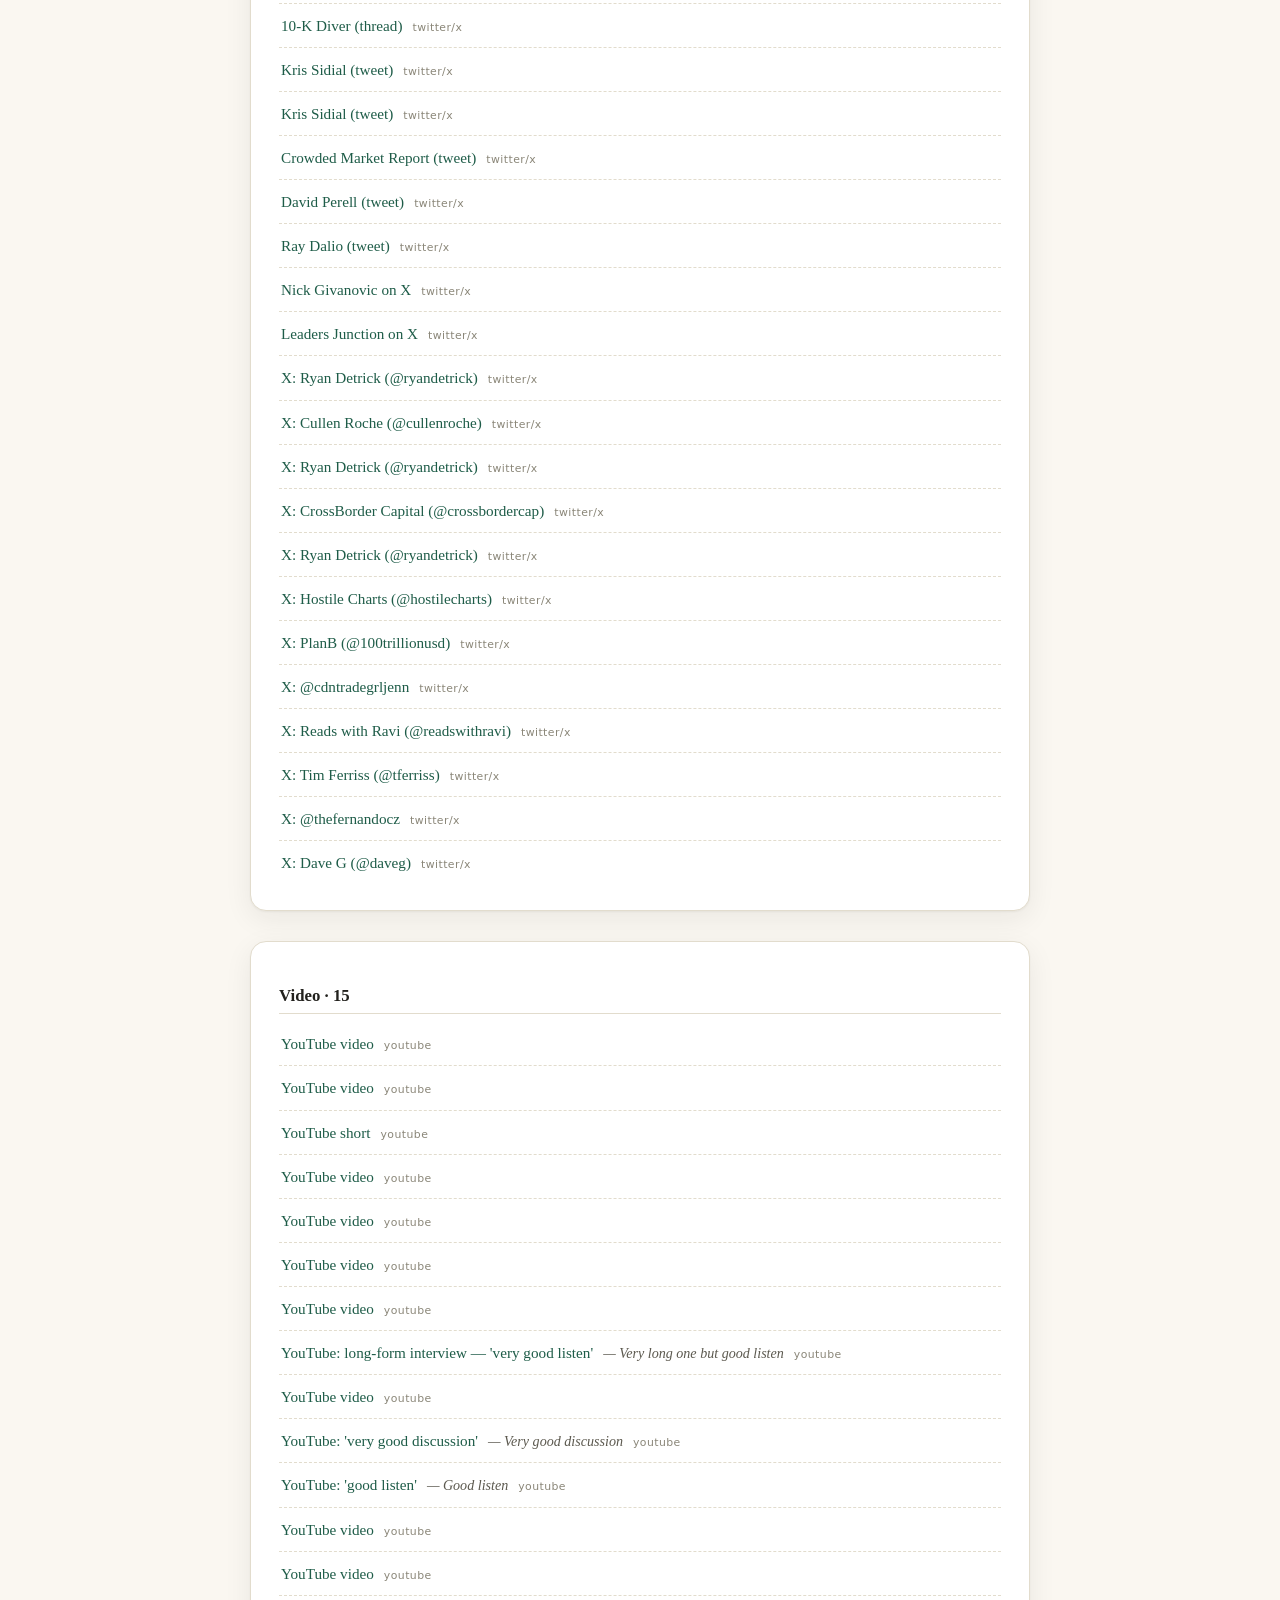
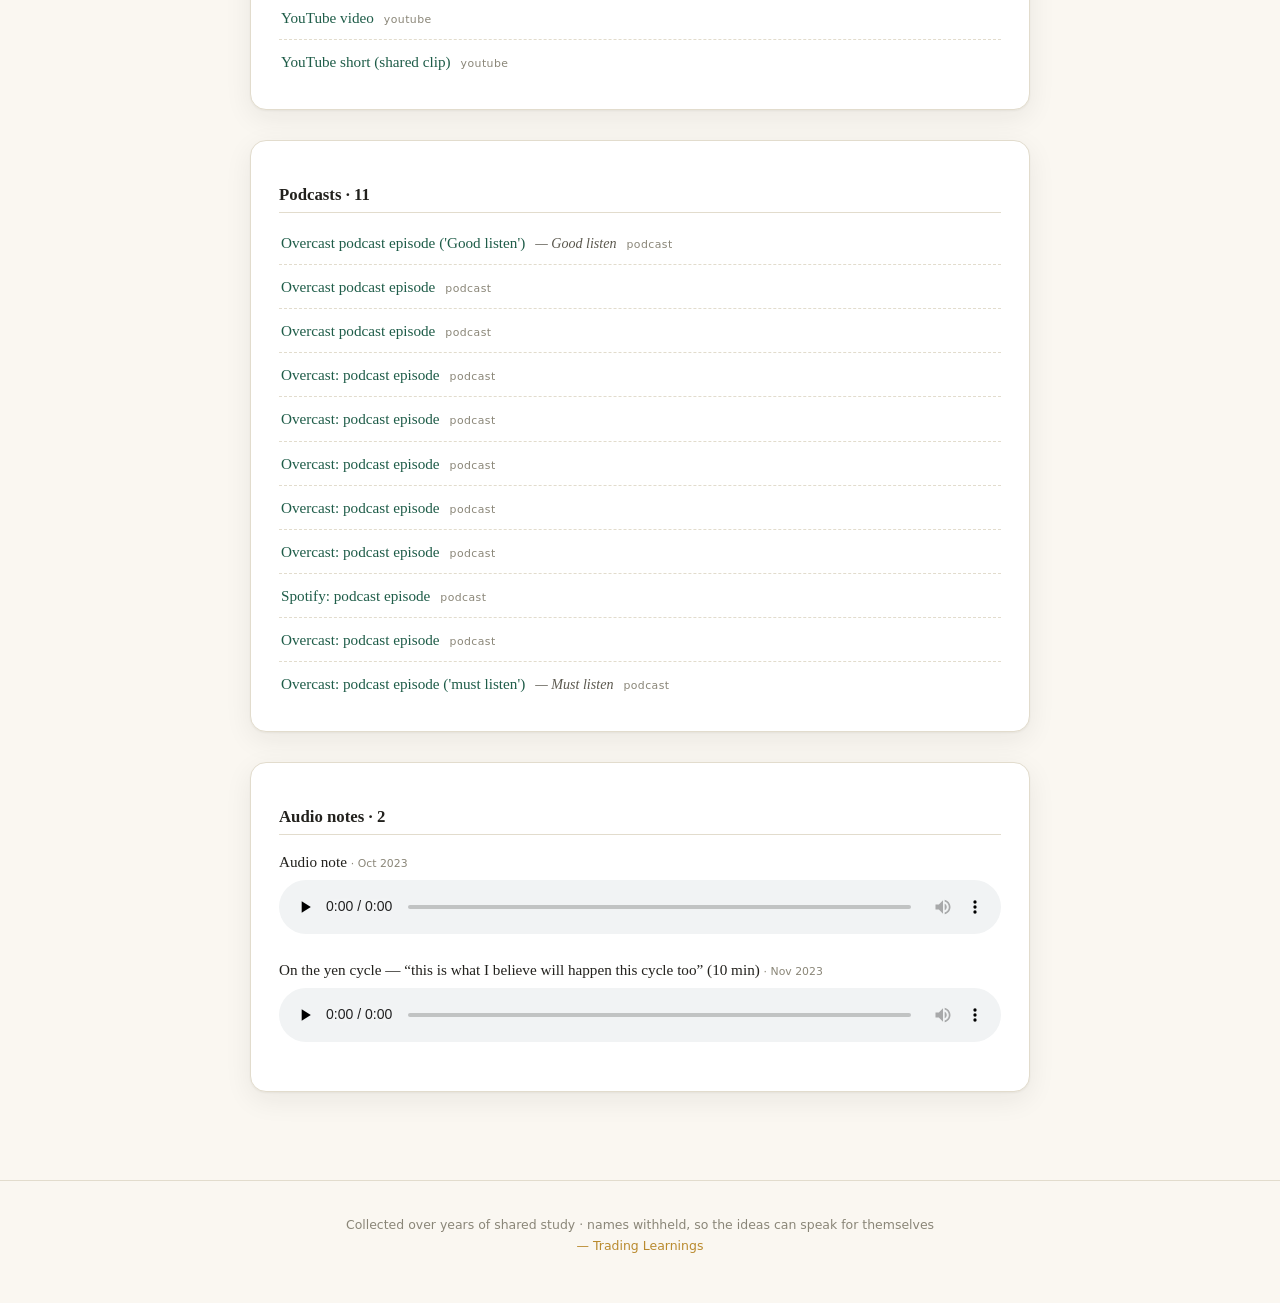
<file: library.html>
<!DOCTYPE html>
<html lang="en">
<head>
<meta charset="utf-8">
<meta name="viewport" content="width=device-width, initial-scale=1">
<meta name="robots" content="noindex, nofollow">
<title>Link Library · Trading Learnings</title>
<link rel="stylesheet" href="style.css">
<link rel="icon" href="data:image/svg+xml,<svg xmlns='http://www.w3.org/2000/svg' viewBox='0 0 100 100'><text y='.9em' font-size='90'>📈</text></svg>">
</head>
<body>
<header class="masthead"><div class="masthead-inner">
<a class="brand" href="index.html">Trading <span class="tick">Learnings</span></a>
<nav class="nav"><a href="index.html">Home</a><a href="psychology.html">Trading Psychology</a><a href="method.html">Method & Process</a><a href="risk.html">Risk Management</a><a href="sizing.html">Position Sizing</a><a href="options.html">Options & Volatility</a><a href="macro.html">Macro & Markets</a><a href="wisdom.html">Masters & Wisdom</a><a href="books.html">Books & Reading Notes</a><a href="papers.html">Papers & Documents</a><a href="performance.html">Mind & Performance</a><a href="library.html" class="active">Link Library</a></nav>
</div></header>
<div class="page-head">
<div class="kicker">Trading Learnings</div>
<h1>Link Library</h1>
<p class="lede">Every article, thread and podcast shared along the way — organized and labeled.</p>
</div>
<div class="content-col">
<article class="entry" id="n335"><div class="ehead"><h3>Curated Macro &amp; Trading Substack List</h3><span class="when">Apr 2024</span></div><div class="body"><p>List of Substack on external guys subscribed to<br>Russell Napier (china investments terminal value zero)<br>Russell Clark (gold/tlt the trade for this decade)<br>Steno research (usual)<br>Kevin Muir (very practical approach to trading)<br>Moontower (dashboard approach for vol guys)<br>Weston nakamura (good commentary on Japan)<br>Capital wars Michael Howell (in-depth liquidity study and everything driven by liquidity)<br>Haymaker David hay (good interviews weekly and single stock recommendations)<br>Macro compass Alf (weekly reports)<br>Danny Dayan macro musings (recent entrant but I like his approach and perspective on how he looks at macro)<br>Satori insights Matt king of Citi (not subscribed since quite expensive)<br>Pinecone macro chase Taylor<br>Joseph wang fed plumbing guy<br>Forward guidance block works podcast</p></div></article>
<div class="lib-group entry"><h3>Articles & essays · 4</h3><ul class="lib-list"><li><a href="https://moontowermeta.com/mafia-the-social-deduction-party-game/" rel="noopener" target="_blank">Moontower: Mafia, the social deduction party game</a><span class="dom">moontowermeta.com</span></li><li><a href="https://open.substack.com/pub/moontower/p/im-not-saying-do-this-going-forward" rel="noopener" target="_blank">Moontower: I&#x27;m not saying do this going forward</a><span class="dom">open.substack.com</span></li><li><a href="https://stray-reflections.com/article/324/diary-of-a-trader" rel="noopener" target="_blank">Stray Reflections: Diary of a Trader</a><span class="dom">stray-reflections.com</span></li><li><a href="https://xkcd.com/2048/" rel="noopener" target="_blank">xkcd 2048: Curve-fitting</a><span class="dom">xkcd.com</span></li></ul></div>
<div class="lib-group entry"><h3>Threads & posts (Twitter / X) · 27</h3><ul class="lib-list"><li><a href="https://twitter.com/systemsunday/status/1533787121890103296" rel="noopener" target="_blank">Twitter: @systemsunday</a><span class="dom">twitter/x</span></li><li><a href="https://twitter.com/10kdiver/status/1451999570443964417" rel="noopener" target="_blank">Twitter: @10kdiver thread</a><span class="dom">twitter/x</span></li><li><a href="https://twitter.com/10kdiver/status/1264622958468726785" rel="noopener" target="_blank">Twitter: @10kdiver thread</a><span class="dom">twitter/x</span></li><li><a href="https://twitter.com/michaelkantro/status/1510671155027451909" rel="noopener" target="_blank">Twitter: @michaelkantro</a><span class="dom">twitter/x</span></li><li><a href="https://twitter.com/gameoftrades_/status/1604524351495507968" rel="noopener" target="_blank">Twitter: @gameoftrades_</a><span class="dom">twitter/x</span></li><li><a href="https://x.com/10kdiver/status/1393636244731482112" rel="noopener" target="_blank">10-K Diver (thread)</a><span class="dom">twitter/x</span></li><li><a href="https://x.com/10kdiver/status/1609607018750287873" rel="noopener" target="_blank">10-K Diver (thread)</a><span class="dom">twitter/x</span></li><li><a href="https://x.com/10kdiver/status/1601996286877736962" rel="noopener" target="_blank">10-K Diver (thread)</a><span class="dom">twitter/x</span></li><li><a href="https://x.com/ksidiii/status/1717516400191746369" rel="noopener" target="_blank">Kris Sidial (tweet)</a><span class="dom">twitter/x</span></li><li><a href="https://x.com/ksidiii/status/1720499746312171768" rel="noopener" target="_blank">Kris Sidial (tweet)</a><span class="dom">twitter/x</span></li><li><a href="https://x.com/crowded_mkt_rpt/status/1720959447206350974" rel="noopener" target="_blank">Crowded Market Report (tweet)</a><span class="dom">twitter/x</span></li><li><a href="https://x.com/david_perell/status/1414685400308793347" rel="noopener" target="_blank">David Perell (tweet)</a><span class="dom">twitter/x</span></li><li><a href="https://x.com/raydalio/status/1732806991196647851" rel="noopener" target="_blank">Ray Dalio (tweet)</a><span class="dom">twitter/x</span></li><li><a href="https://x.com/nickgiva1/status/1741764104367284343" rel="noopener" target="_blank">Nick Givanovic on X</a><span class="dom">twitter/x</span></li><li><a href="https://x.com/leadersjunction/status/1741857321226031250" rel="noopener" target="_blank">Leaders Junction on X</a><span class="dom">twitter/x</span></li><li><a href="https://x.com/ryandetrick/status/1764033468474839511" rel="noopener" target="_blank">X: Ryan Detrick (@ryandetrick)</a><span class="dom">twitter/x</span></li><li><a href="https://x.com/cullenroche/status/1763962958827426201" rel="noopener" target="_blank">X: Cullen Roche (@cullenroche)</a><span class="dom">twitter/x</span></li><li><a href="https://x.com/ryandetrick/status/1764029807367467067" rel="noopener" target="_blank">X: Ryan Detrick (@ryandetrick)</a><span class="dom">twitter/x</span></li><li><a href="https://x.com/crossbordercap/status/1763887534130536909" rel="noopener" target="_blank">X: CrossBorder Capital (@crossbordercap)</a><span class="dom">twitter/x</span></li><li><a href="https://x.com/ryandetrick/status/1763919059727380900" rel="noopener" target="_blank">X: Ryan Detrick (@ryandetrick)</a><span class="dom">twitter/x</span></li><li><a href="https://x.com/hostilecharts/status/1763996697984700821" rel="noopener" target="_blank">X: Hostile Charts (@hostilecharts)</a><span class="dom">twitter/x</span></li><li><a href="https://x.com/100trillionusd/status/1764306883815305693" rel="noopener" target="_blank">X: PlanB (@100trillionusd)</a><span class="dom">twitter/x</span></li><li><a href="https://x.com/cdntradegrljenn/status/1774452323928215612" rel="noopener" target="_blank">X: @cdntradegrljenn</a><span class="dom">twitter/x</span></li><li><a href="https://x.com/readswithravi/status/1776441645614981561" rel="noopener" target="_blank">X: Reads with Ravi (@readswithravi)</a><span class="dom">twitter/x</span></li><li><a href="https://x.com/tferriss/status/1780652338690089243" rel="noopener" target="_blank">X: Tim Ferriss (@tferriss)</a><span class="dom">twitter/x</span></li><li><a href="https://x.com/thefernandocz/status/1780974841342128467" rel="noopener" target="_blank">X: @thefernandocz</a><span class="dom">twitter/x</span></li><li><a href="https://x.com/daveg/status/1784835703743881256" rel="noopener" target="_blank">X: Dave G (@daveg)</a><span class="dom">twitter/x</span></li></ul></div>
<div class="lib-group entry"><h3>Video · 15</h3><ul class="lib-list"><li><a href="https://youtu.be/F6zwXLdEU-c" rel="noopener" target="_blank">YouTube video</a><span class="dom">youtube</span></li><li><a href="https://youtu.be/xb5KGT5821I" rel="noopener" target="_blank">YouTube video</a><span class="dom">youtube</span></li><li><a href="https://youtube.com/shorts/rR-Z53VuPNc" rel="noopener" target="_blank">YouTube short</a><span class="dom">youtube</span></li><li><a href="https://youtu.be/eynxyoKgpng" rel="noopener" target="_blank">YouTube video</a><span class="dom">youtube</span></li><li><a href="https://youtu.be/6MTsFJbIa7A" rel="noopener" target="_blank">YouTube video</a><span class="dom">youtube</span></li><li><a href="https://youtu.be/GM0lU5Dq7eA" rel="noopener" target="_blank">YouTube video</a><span class="dom">youtube</span></li><li><a href="https://youtu.be/L4LjbZG4e_8" rel="noopener" target="_blank">YouTube video</a><span class="dom">youtube</span></li><li><a href="https://youtu.be/MItfNp5mcTk" rel="noopener" target="_blank">YouTube: long-form interview — &#x27;very good listen&#x27;</a> <span class="lib-note">— Very long one but good listen</span><span class="dom">youtube</span></li><li><a href="https://youtu.be/G2Xs2Mxd0f0" rel="noopener" target="_blank">YouTube video</a><span class="dom">youtube</span></li><li><a href="https://youtu.be/H17mYdM5dvo" rel="noopener" target="_blank">YouTube: &#x27;very good discussion&#x27;</a> <span class="lib-note">— Very good discussion</span><span class="dom">youtube</span></li><li><a href="https://youtu.be/381sguwAS9c" rel="noopener" target="_blank">YouTube: &#x27;good listen&#x27;</a> <span class="lib-note">— Good listen</span><span class="dom">youtube</span></li><li><a href="https://youtu.be/G1KRjP79Mmo" rel="noopener" target="_blank">YouTube video</a><span class="dom">youtube</span></li><li><a href="https://youtu.be/PukyaO4mdIw" rel="noopener" target="_blank">YouTube video</a><span class="dom">youtube</span></li><li><a href="https://youtu.be/R57JNg5ojFI" rel="noopener" target="_blank">YouTube video</a><span class="dom">youtube</span></li><li><a href="https://youtube.com/shorts/LLBSR89SYNE" rel="noopener" target="_blank">YouTube short (shared clip)</a><span class="dom">youtube</span></li></ul></div>
<div class="lib-group entry"><h3>Podcasts · 11</h3><ul class="lib-list"><li><a href="https://overcast.fm/+G1DXN6ngg" rel="noopener" target="_blank">Overcast podcast episode (&#x27;Good listen&#x27;)</a> <span class="lib-note">— Good listen</span><span class="dom">podcast</span></li><li><a href="https://overcast.fm/+BCGQcjs5S8" rel="noopener" target="_blank">Overcast podcast episode</a><span class="dom">podcast</span></li><li><a href="https://overcast.fm/+EfEVsUsPU" rel="noopener" target="_blank">Overcast podcast episode</a><span class="dom">podcast</span></li><li><a href="https://overcast.fm/+5F4nXt8fI" rel="noopener" target="_blank">Overcast: podcast episode</a><span class="dom">podcast</span></li><li><a href="https://overcast.fm/+SoF7XM6zI" rel="noopener" target="_blank">Overcast: podcast episode</a><span class="dom">podcast</span></li><li><a href="https://overcast.fm/+OxeZIkPW0" rel="noopener" target="_blank">Overcast: podcast episode</a><span class="dom">podcast</span></li><li><a href="https://overcast.fm/+SFPyzszxk" rel="noopener" target="_blank">Overcast: podcast episode</a><span class="dom">podcast</span></li><li><a href="https://overcast.fm/+OxebE19LA" rel="noopener" target="_blank">Overcast: podcast episode</a><span class="dom">podcast</span></li><li><a href="https://open.spotify.com/episode/65wdMPnNES9kgK8jLBuj7B" rel="noopener" target="_blank">Spotify: podcast episode</a><span class="dom">podcast</span></li><li><a href="https://overcast.fm/+Oej566o0o" rel="noopener" target="_blank">Overcast: podcast episode</a><span class="dom">podcast</span></li><li><a href="https://overcast.fm/+5AWPwB2Kg" rel="noopener" target="_blank">Overcast: podcast episode (&#x27;must listen&#x27;)</a> <span class="lib-note">— Must listen</span><span class="dom">podcast</span></li></ul></div>
<div class="lib-group entry"><h3>Audio notes · 2</h3><div style="margin:14px 0"><div style="font-size:.95rem;margin-bottom:6px">Audio note <span class="dom" style="font-family:var(--sans);font-size:.68rem;color:var(--ink-faint)">· Oct 2023</span></div><audio controls preload="none" src="assets/audio/audio-note-oct-2023.mp3" style="width:100%"></audio></div><div style="margin:14px 0"><div style="font-size:.95rem;margin-bottom:6px">On the yen cycle — “this is what I believe will happen this cycle too” (10 min) <span class="dom" style="font-family:var(--sans);font-size:.68rem;color:var(--ink-faint)">· Nov 2023</span></div><audio controls preload="none" src="assets/audio/on-the-yen-cycle-nov-2023.mp3" style="width:100%"></audio></div></div>
</div>
<footer class="footer">Collected over years of shared study · names withheld, so the ideas can speak for themselves<br>
<span class="sig">— Trading Learnings</span></footer>
<script src="site.js"></script>
</body>
</html>
</file>
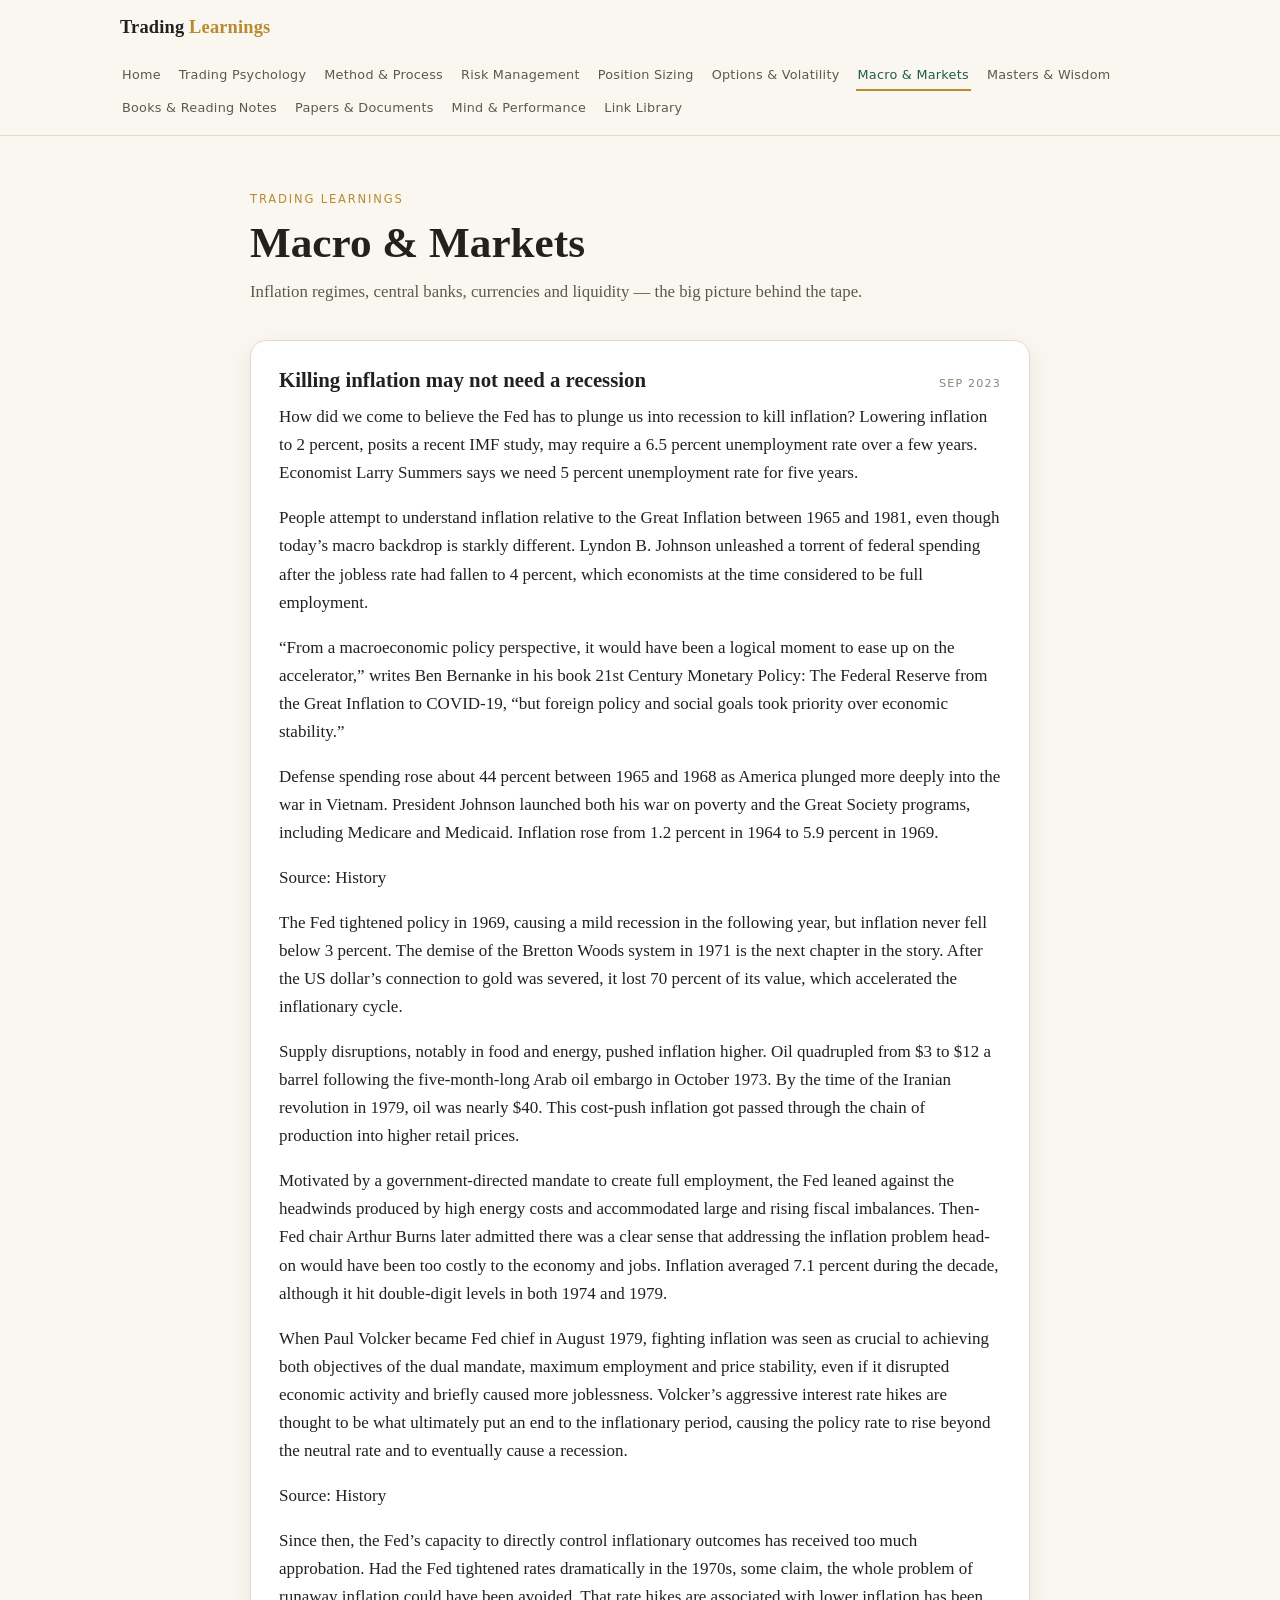
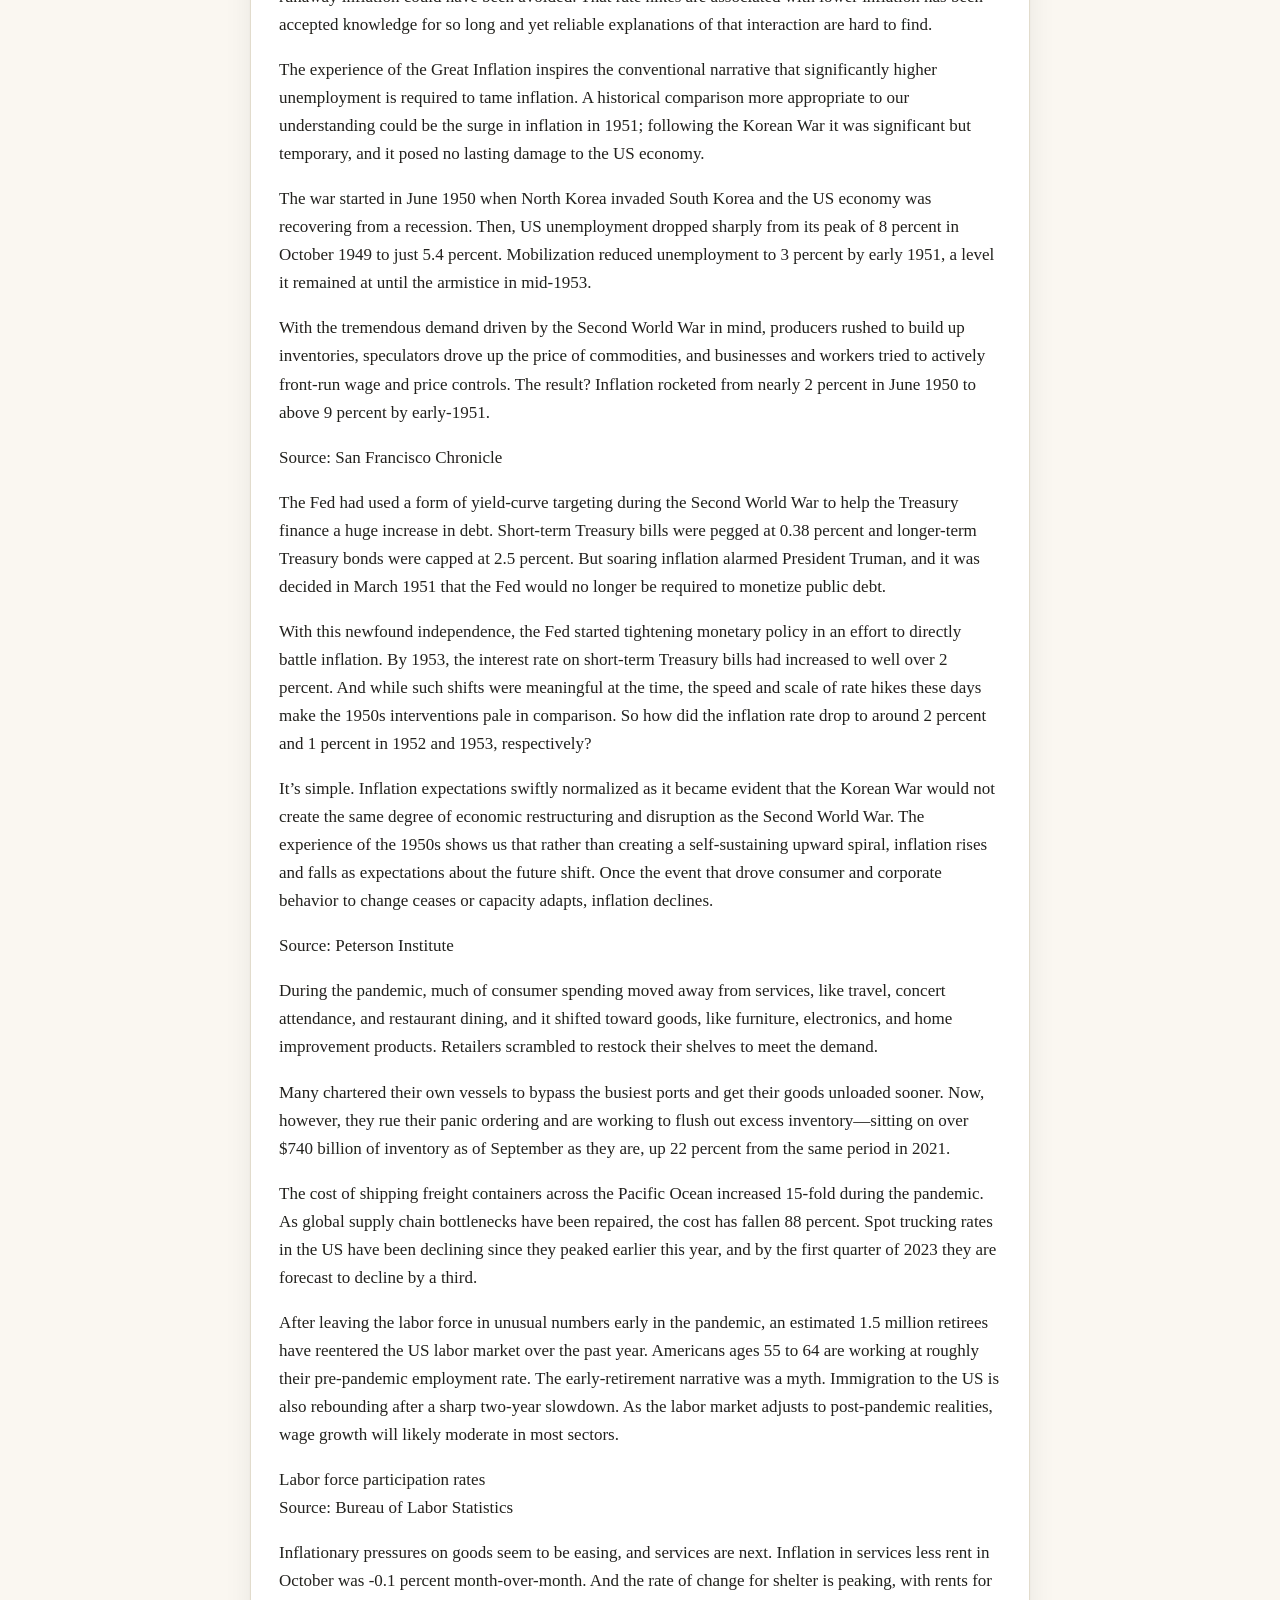
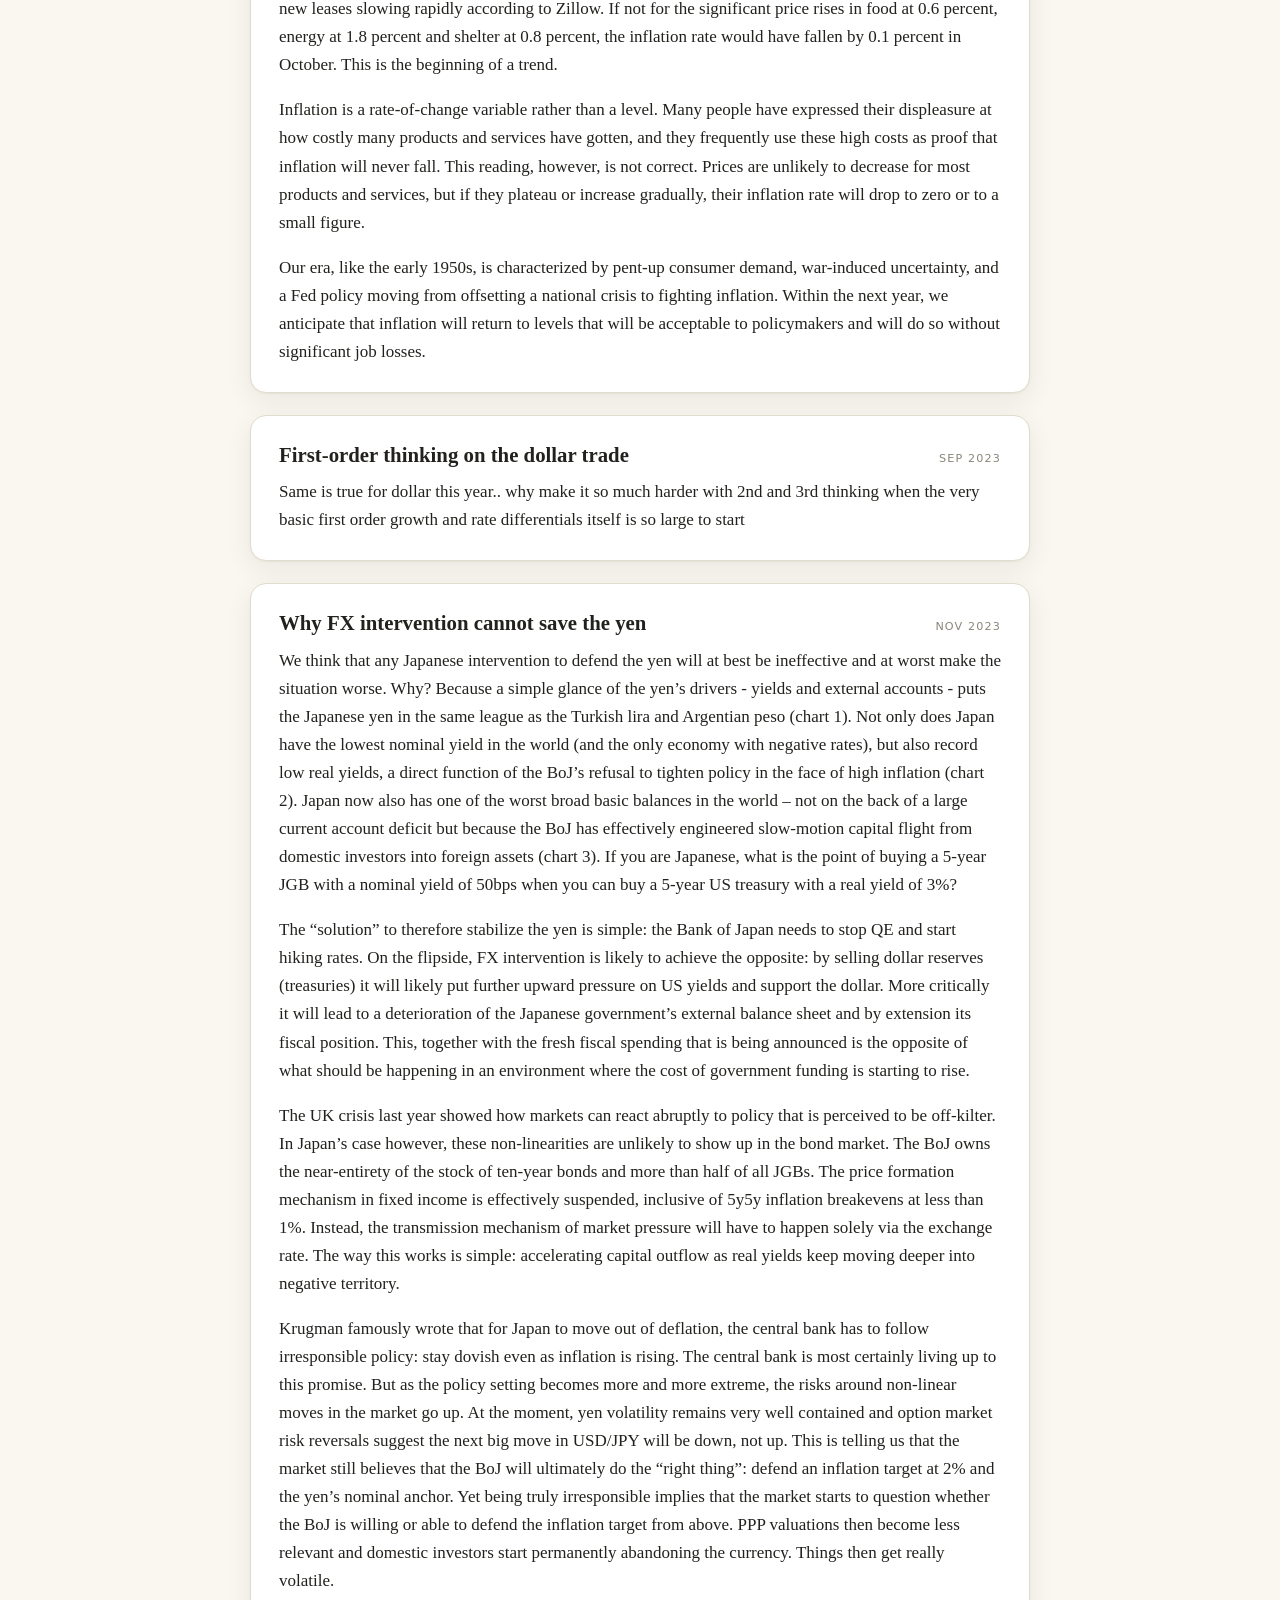
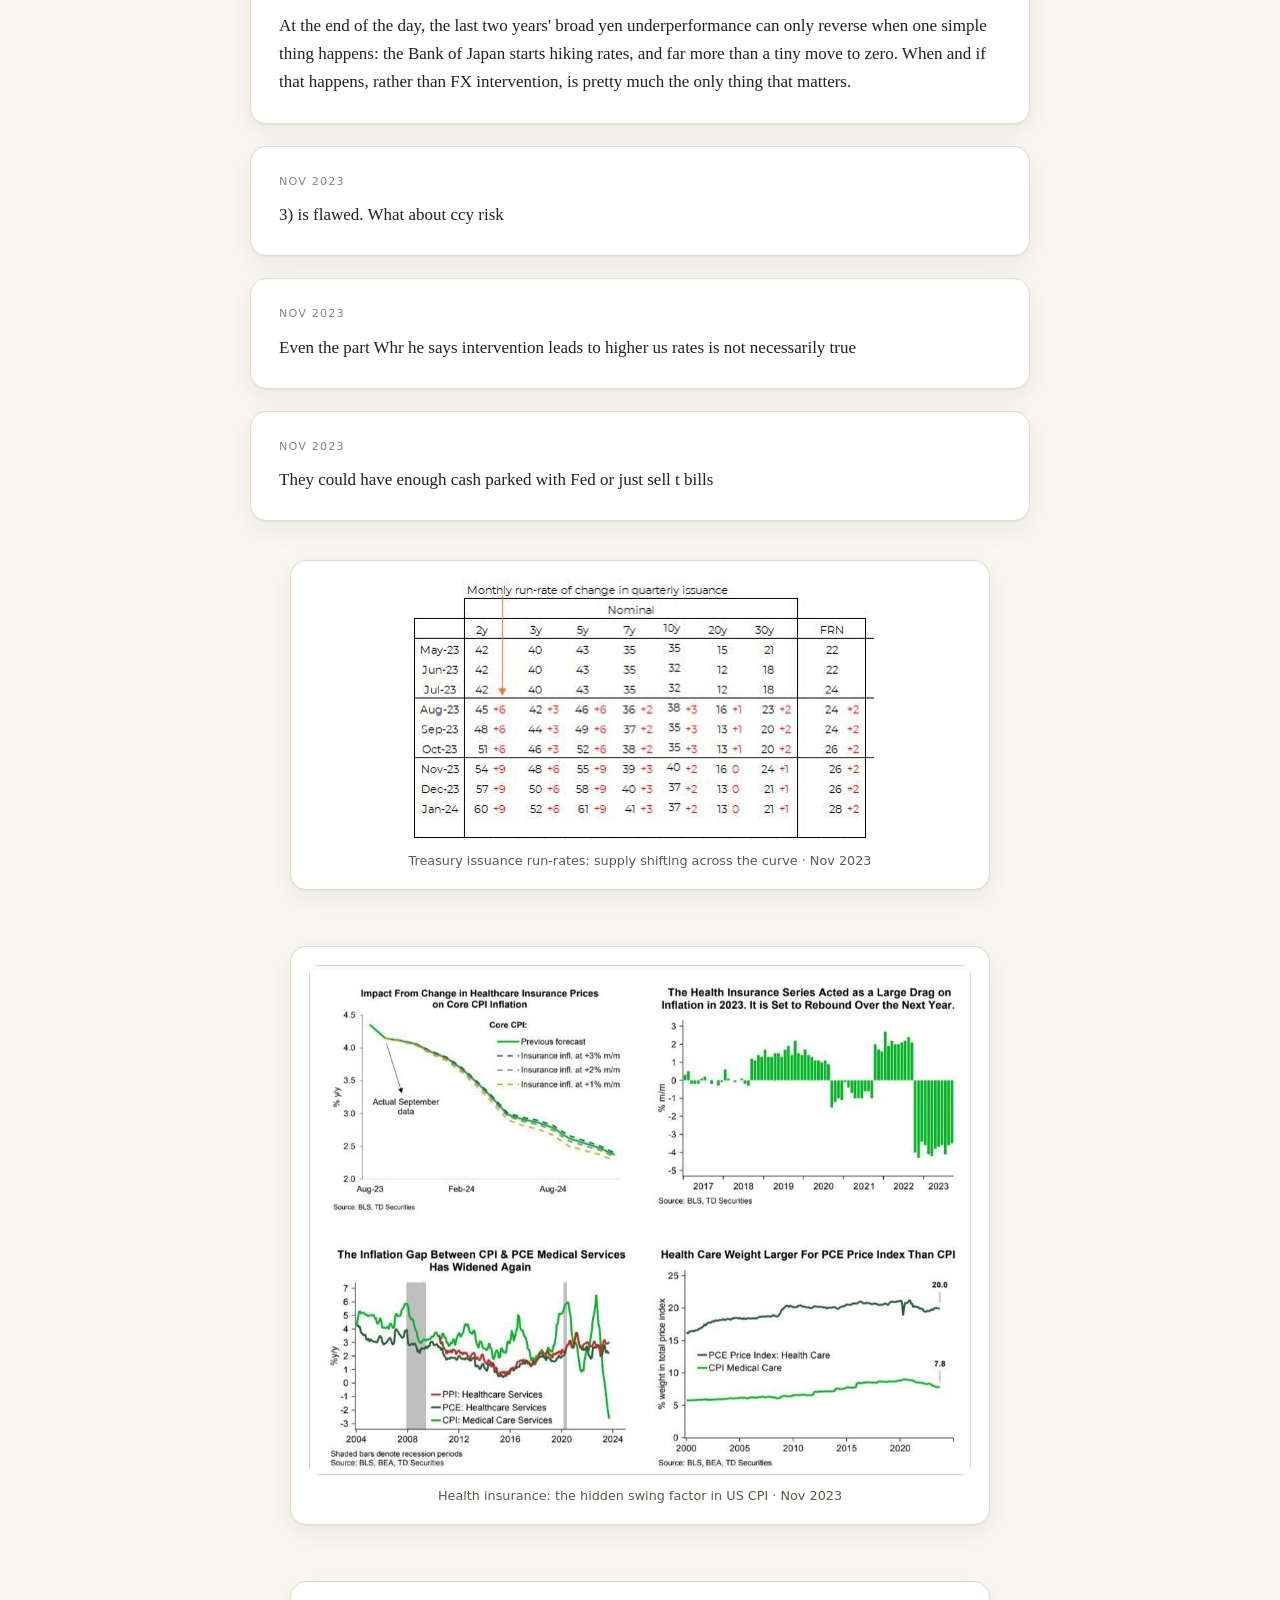
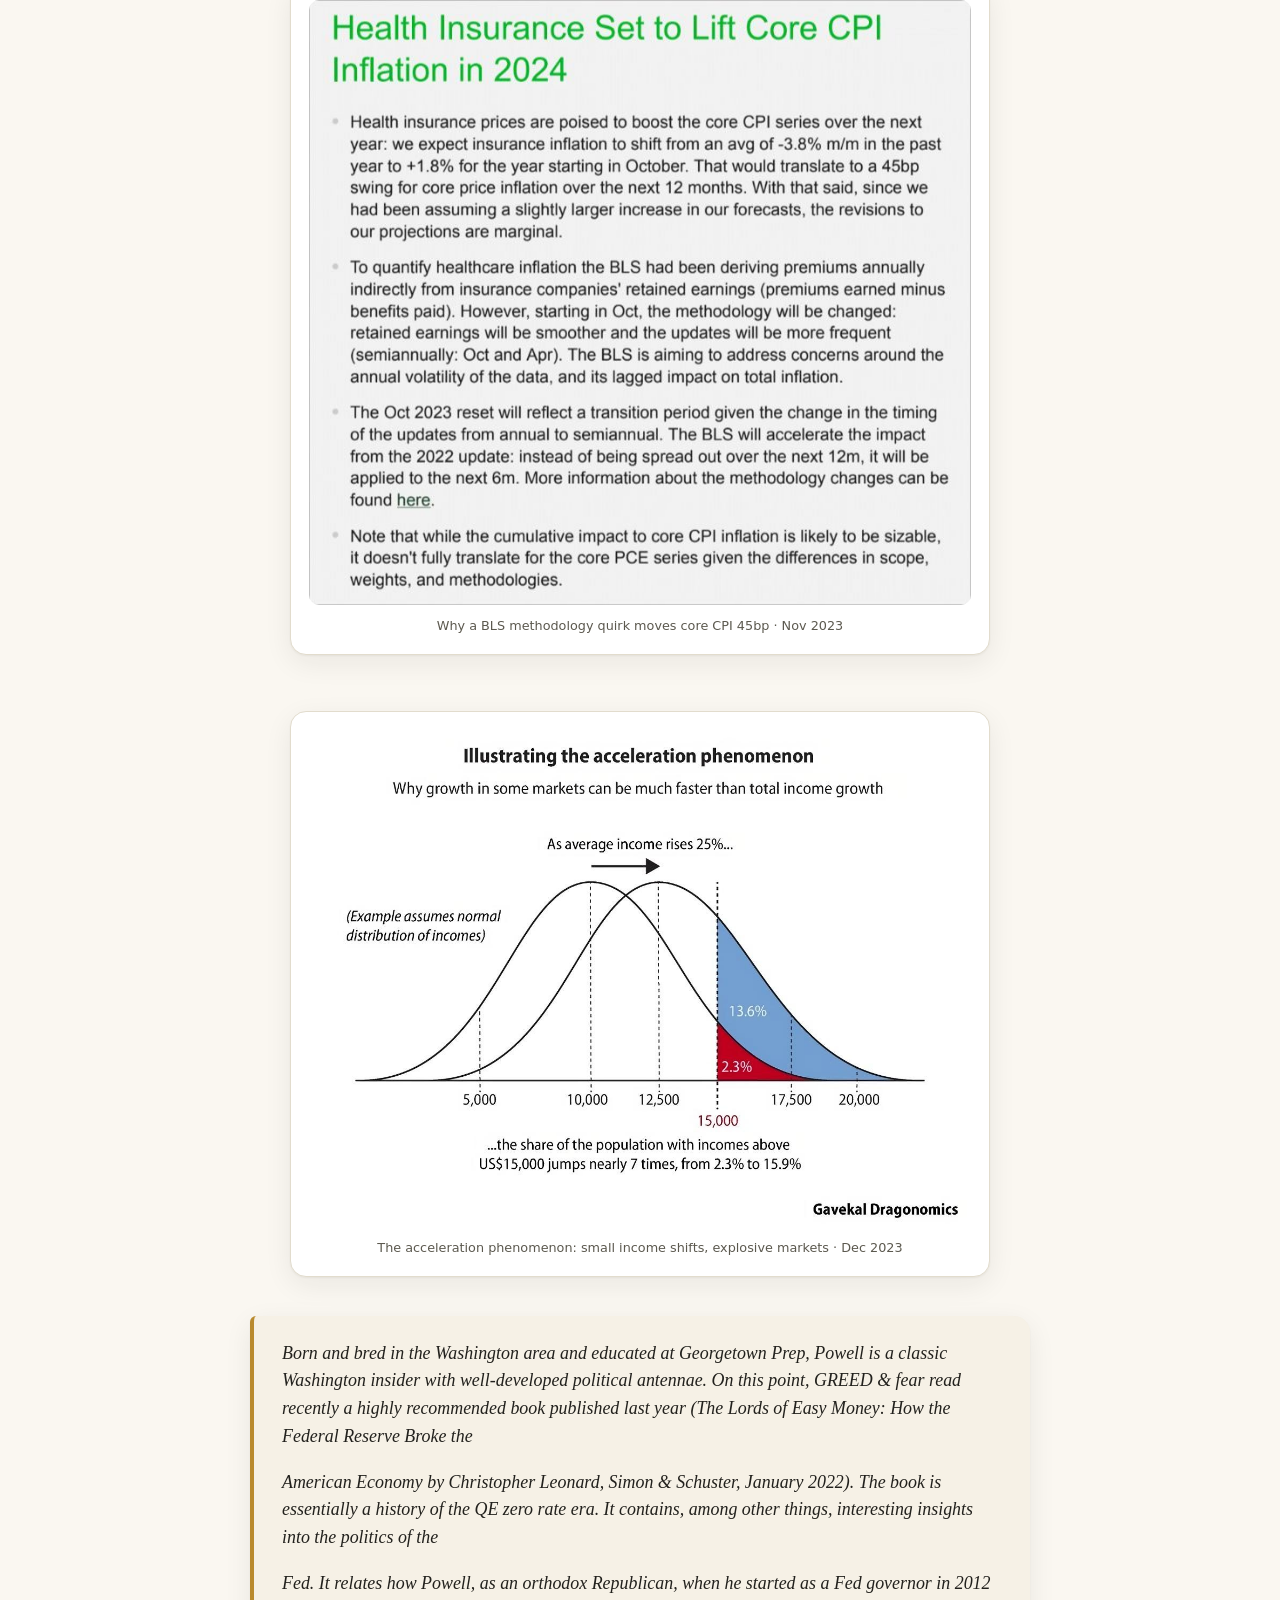
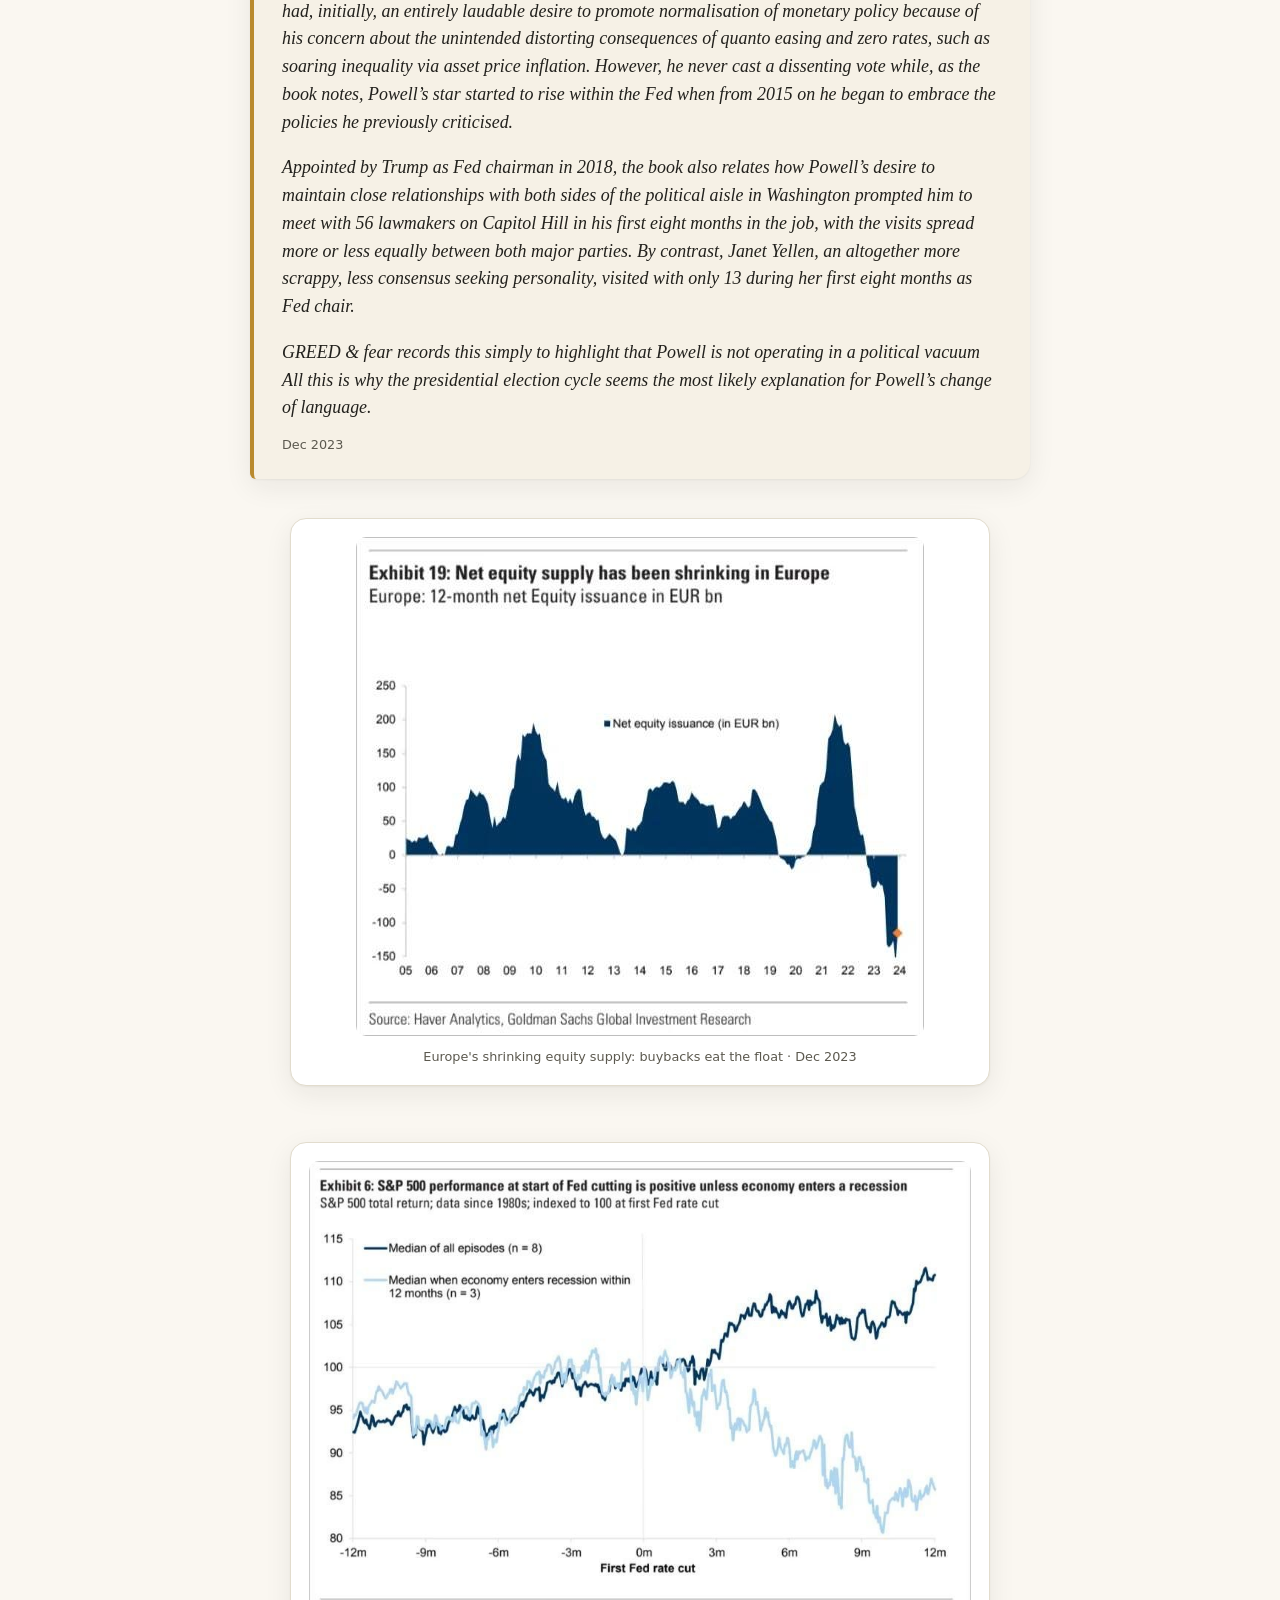
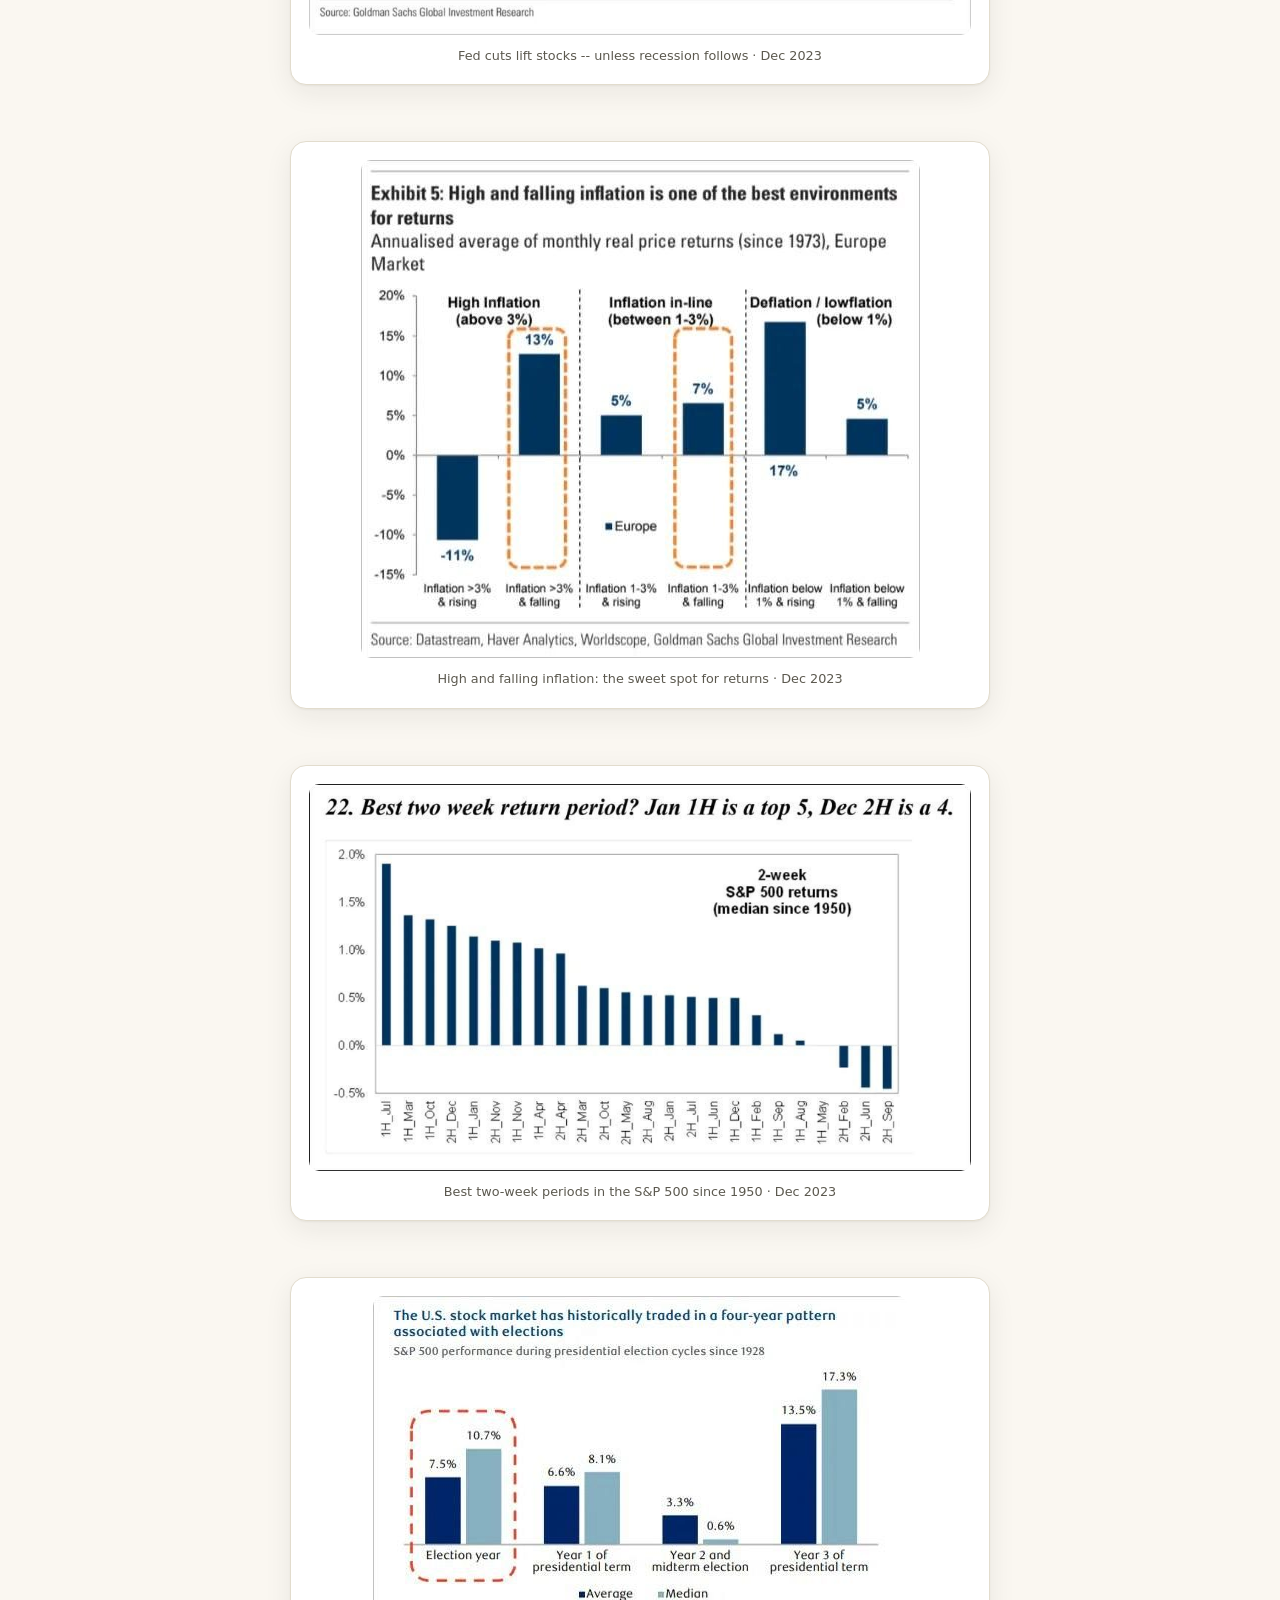
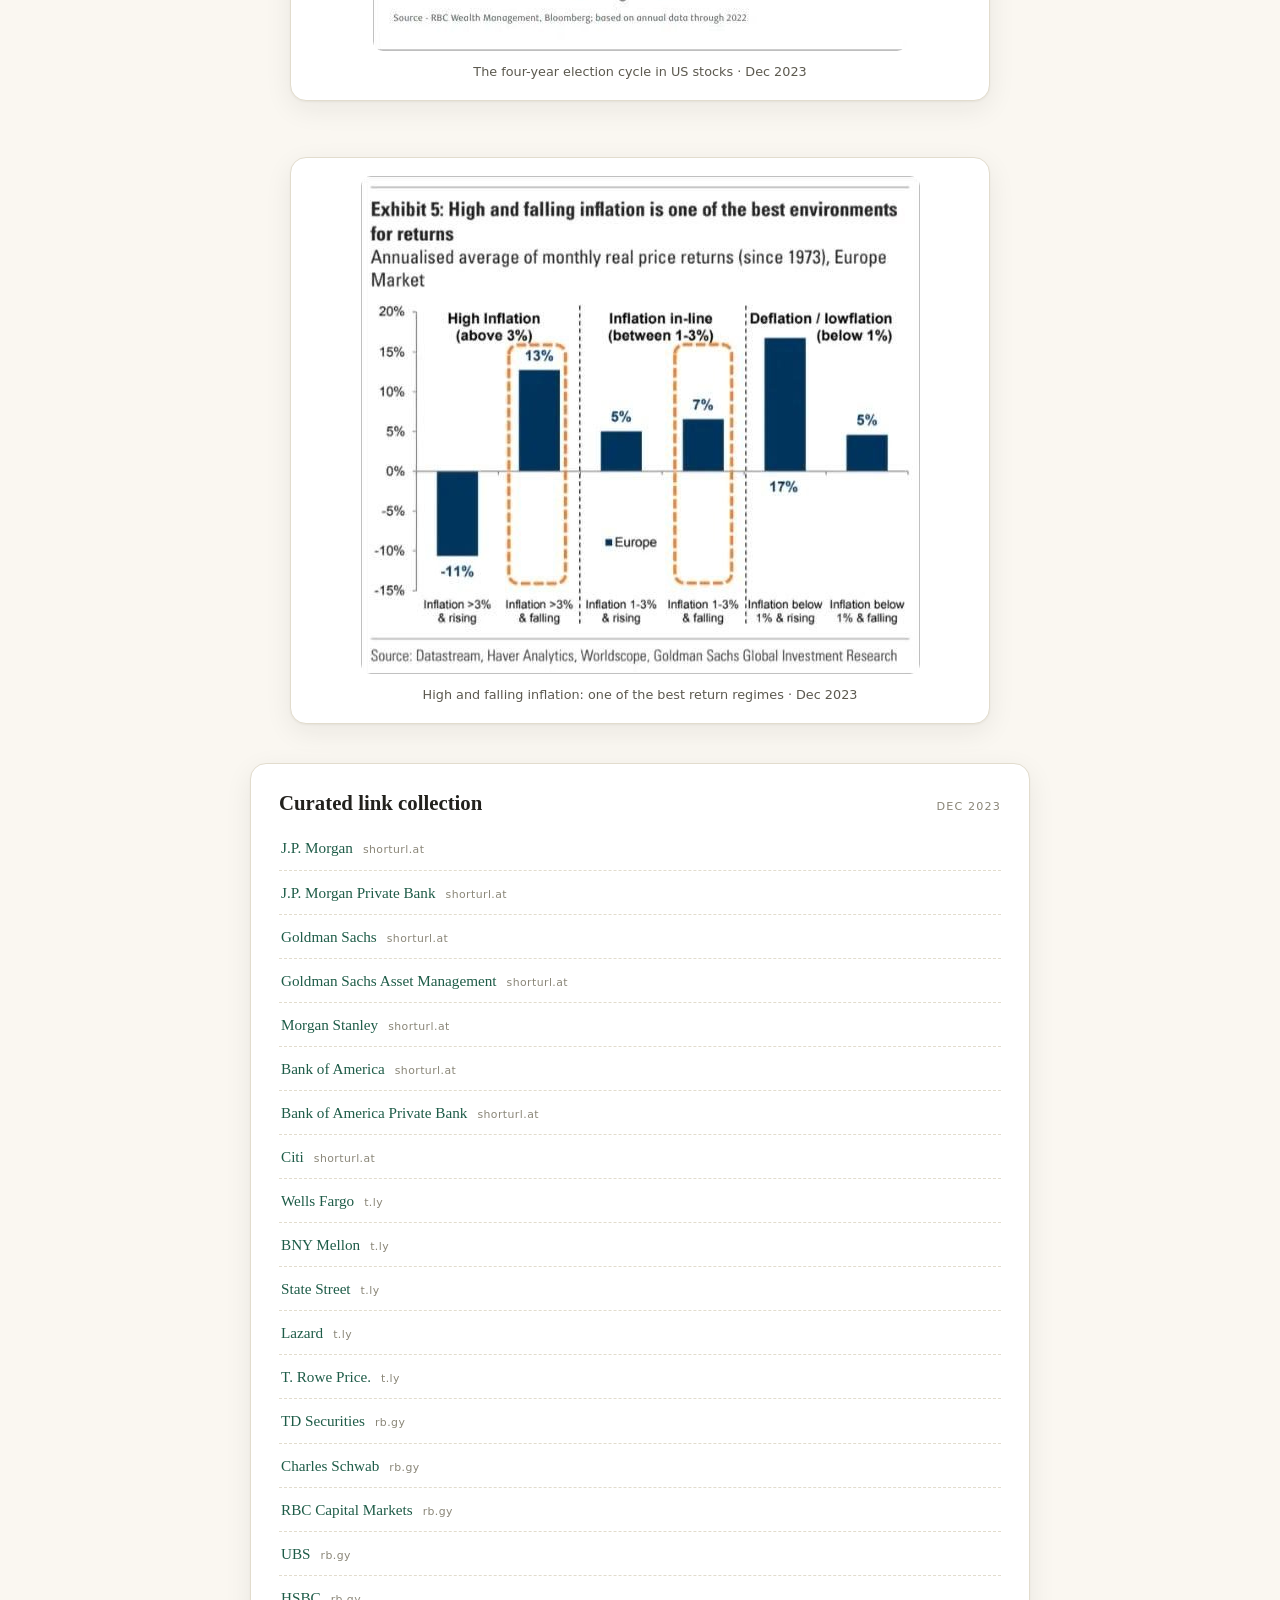
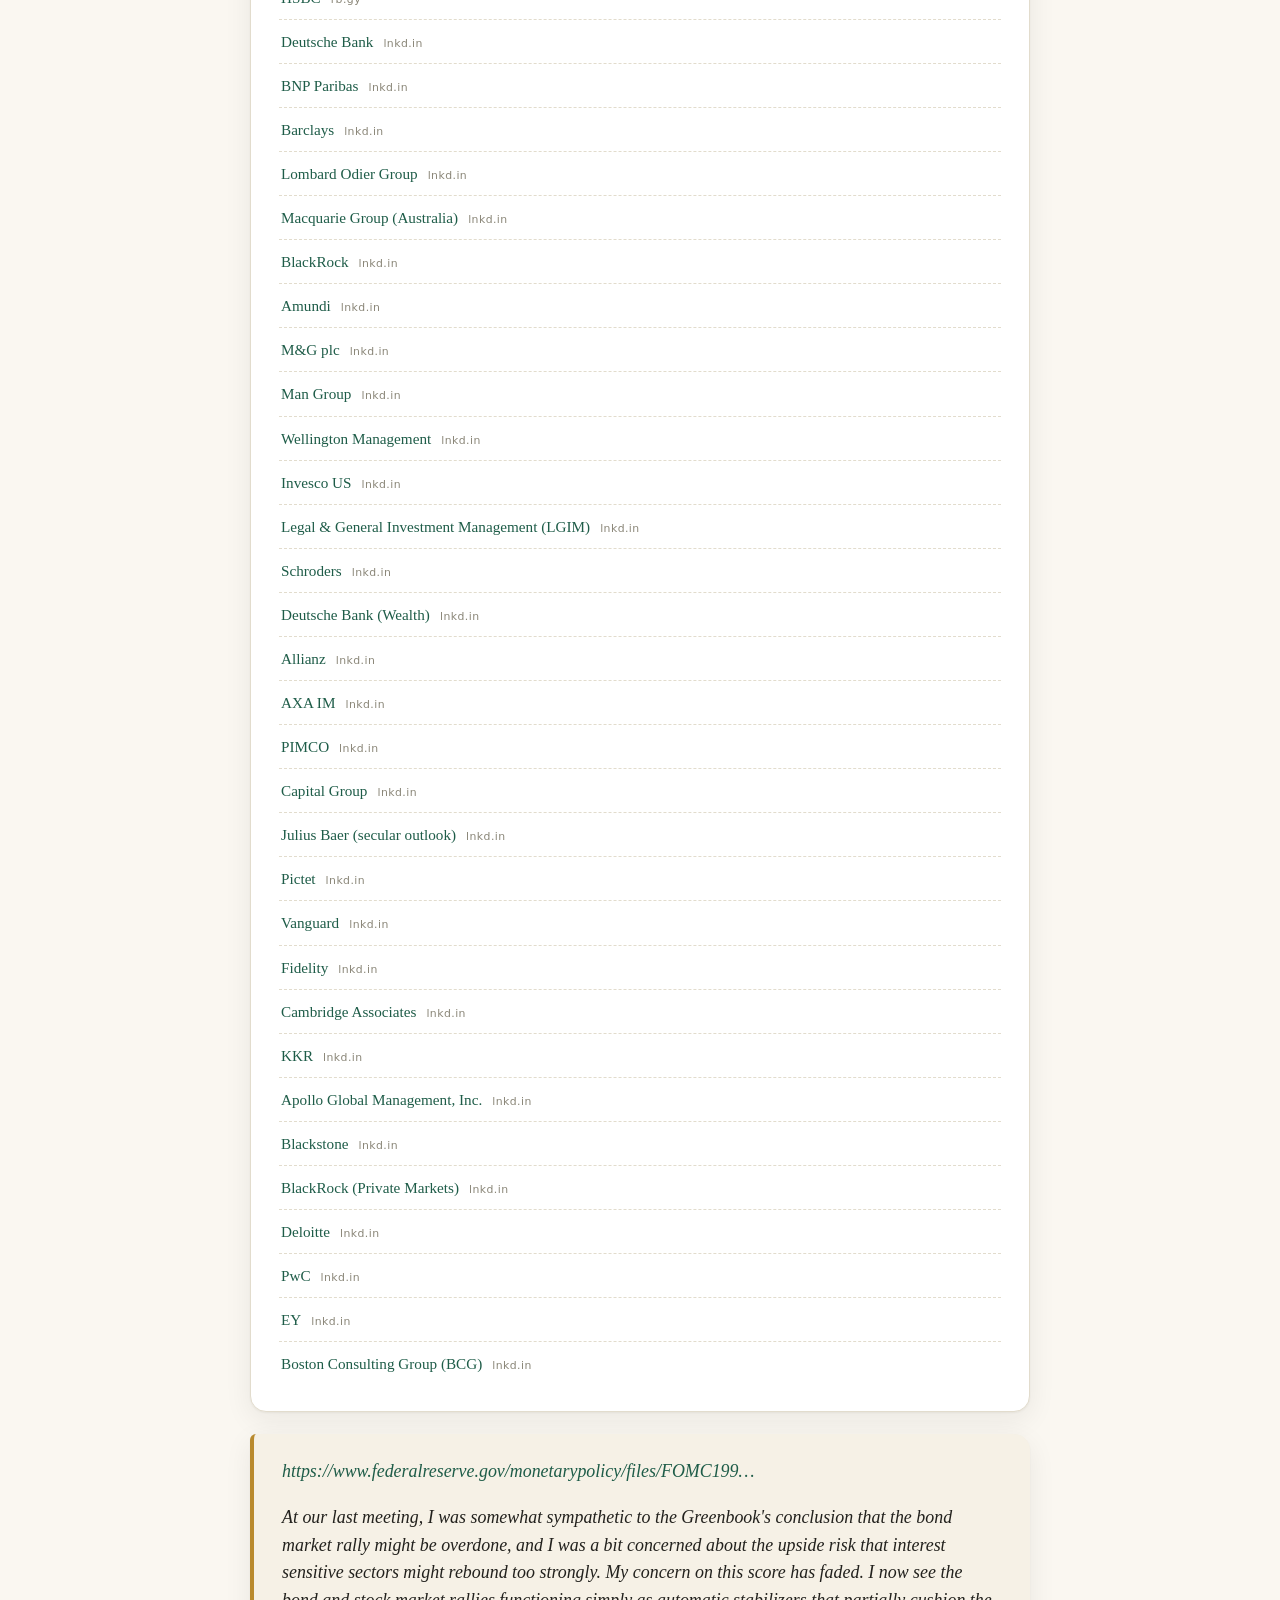
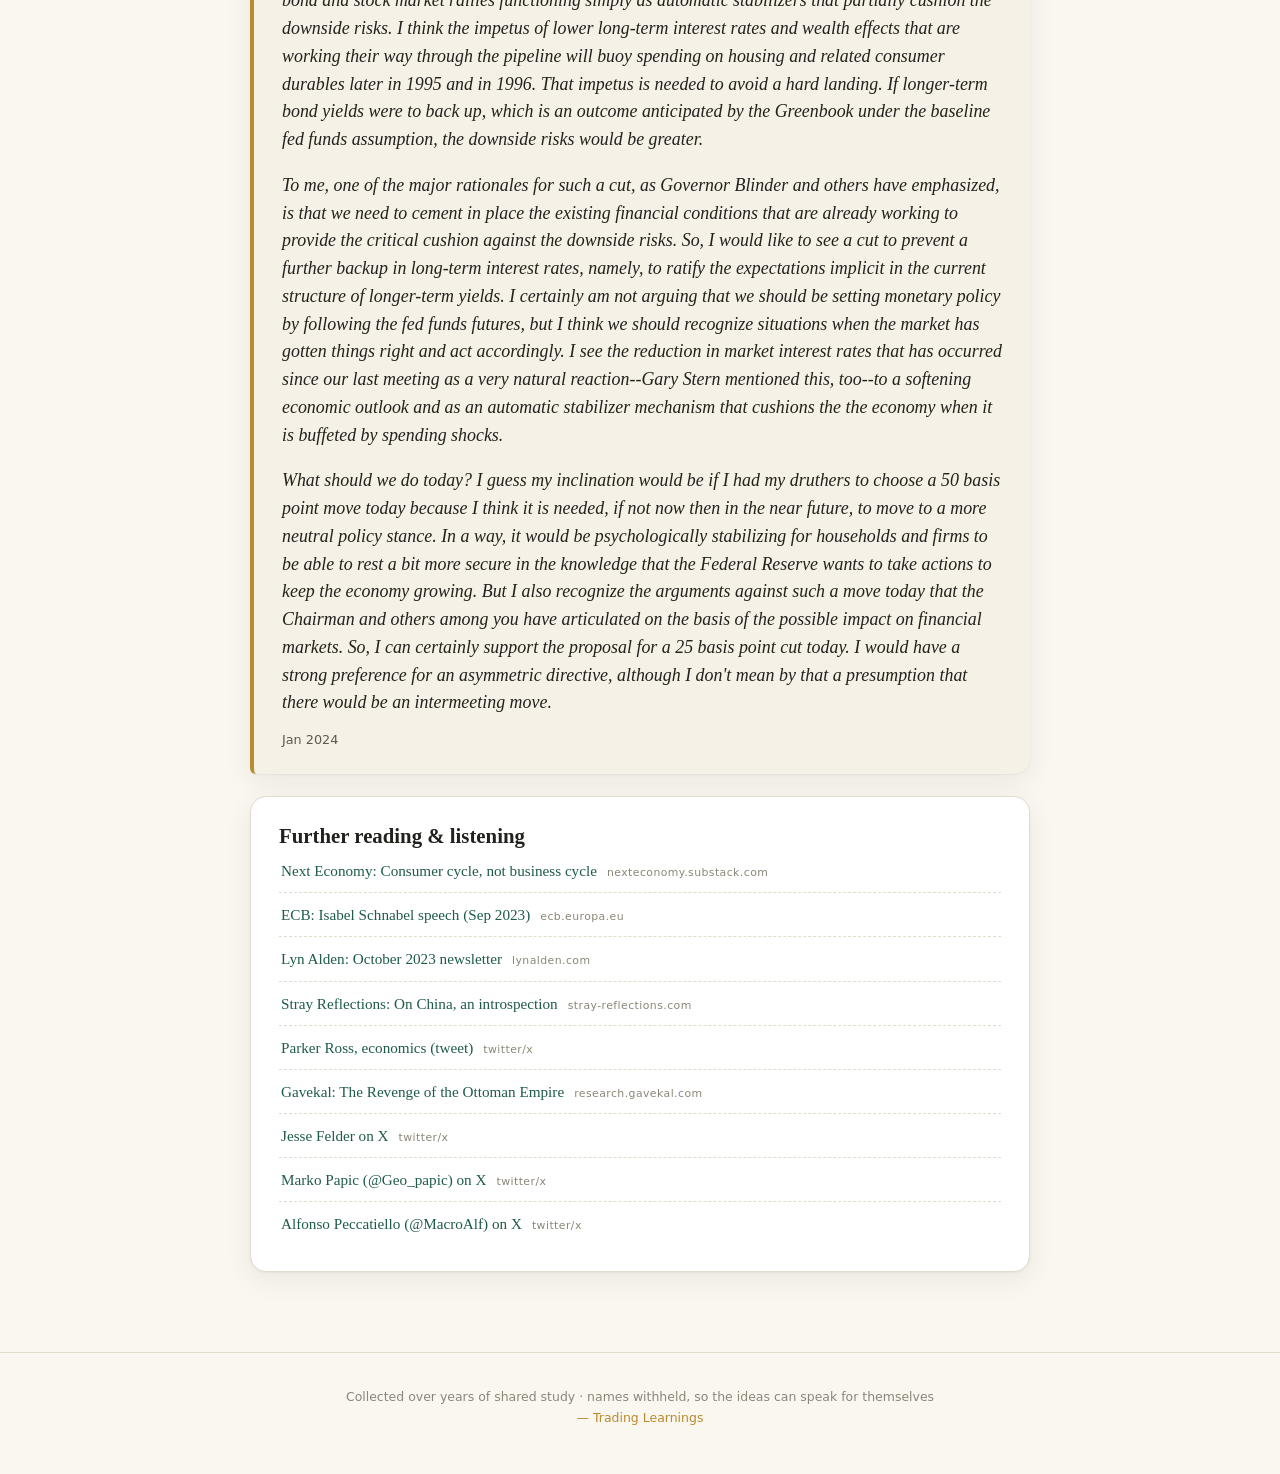
<file: macro.html>
<!DOCTYPE html>
<html lang="en">
<head>
<meta charset="utf-8">
<meta name="viewport" content="width=device-width, initial-scale=1">
<meta name="robots" content="noindex, nofollow">
<title>Macro &amp; Markets · Trading Learnings</title>
<link rel="stylesheet" href="style.css">
<link rel="icon" href="data:image/svg+xml,<svg xmlns='http://www.w3.org/2000/svg' viewBox='0 0 100 100'><text y='.9em' font-size='90'>📈</text></svg>">
</head>
<body>
<header class="masthead"><div class="masthead-inner">
<a class="brand" href="index.html">Trading <span class="tick">Learnings</span></a>
<nav class="nav"><a href="index.html">Home</a><a href="psychology.html">Trading Psychology</a><a href="method.html">Method & Process</a><a href="risk.html">Risk Management</a><a href="sizing.html">Position Sizing</a><a href="options.html">Options & Volatility</a><a href="macro.html" class="active">Macro & Markets</a><a href="wisdom.html">Masters & Wisdom</a><a href="books.html">Books & Reading Notes</a><a href="papers.html">Papers & Documents</a><a href="performance.html">Mind & Performance</a><a href="library.html">Link Library</a></nav>
</div></header>
<div class="page-head">
<div class="kicker">Trading Learnings</div>
<h1>Macro & Markets</h1>
<p class="lede">Inflation regimes, central banks, currencies and liquidity — the big picture behind the tape.</p>
</div>
<div class="content-col">
<article class="entry" id="n37"><div class="ehead"><h3>Killing inflation may not need a recession</h3><span class="when">Sep 2023</span></div><div class="body"><p>How did we come to believe the Fed has to plunge us into recession to kill inflation? Lowering inflation to 2 percent, posits a recent IMF study, may require a 6.5 percent unemployment rate over a few years. Economist Larry Summers says we need 5 percent unemployment rate for five years.</p>
<p>People attempt to understand inflation relative to the Great Inflation between 1965 and 1981, even though today’s macro backdrop is starkly different. Lyndon B. Johnson unleashed a torrent of federal spending after the jobless rate had fallen to 4 percent, which economists at the time considered to be full employment.</p>
<p>“From a macroeconomic policy perspective, it would have been a logical moment to ease up on the accelerator,” writes Ben Bernanke in his book 21st Century Monetary Policy: The Federal Reserve from the Great Inflation to COVID-19, “but foreign policy and social goals took priority over economic stability.”</p>
<p>Defense spending rose about 44 percent between 1965 and 1968 as America plunged more deeply into the war in Vietnam. President Johnson launched both his war on poverty and the Great Society programs, including Medicare and Medicaid. Inflation rose from 1.2 percent in 1964 to 5.9 percent in 1969.</p>
<p>Source: History</p>
<p>The Fed tightened policy in 1969, causing a mild recession in the following year, but inflation never fell below 3 percent. The demise of the Bretton Woods system in 1971 is the next chapter in the story. After the US dollar’s connection to gold was severed, it lost 70 percent of its value, which accelerated the inflationary cycle.</p>
<p>Supply disruptions, notably in food and energy, pushed inflation higher. Oil quadrupled from $3 to $12 a barrel following the five-month-long Arab oil embargo in October 1973. By the time of the Iranian revolution in 1979, oil was nearly $40. This cost-push inflation got passed through the chain of production into higher retail prices.</p>
<p>Motivated by a government-directed mandate to create full employment, the Fed leaned against the headwinds produced by high energy costs and accommodated large and rising fiscal imbalances. Then-Fed chair Arthur Burns later admitted there was a clear sense that addressing the inflation problem head-on would have been too costly to the economy and jobs. Inflation averaged 7.1 percent during the decade, although it hit double-digit levels in both 1974 and 1979.</p>
<p>When Paul Volcker became Fed chief in August 1979, fighting inflation was seen as crucial to achieving both objectives of the dual mandate, maximum employment and price stability, even if it disrupted economic activity and briefly caused more joblessness. Volcker’s aggressive interest rate hikes are thought to be what ultimately put an end to the inflationary period, causing the policy rate to rise beyond the neutral rate and to eventually cause a recession.</p>
<p>Source: History</p>
<p>Since then, the Fed’s capacity to directly control inflationary outcomes has received too much approbation. Had the Fed tightened rates dramatically in the 1970s, some claim, the whole problem of runaway inflation could have been avoided. That rate hikes are associated with lower inflation has been accepted knowledge for so long and yet reliable explanations of that interaction are hard to find.</p>
<p>The experience of the Great Inflation inspires the conventional narrative that significantly higher unemployment is required to tame inflation. A historical comparison more appropriate to our understanding could be the surge in inflation in 1951; following the Korean War it was significant but temporary, and it posed no lasting damage to the US economy.</p>
<p>The war started in June 1950 when North Korea invaded South Korea and the US economy was recovering from a recession. Then, US unemployment dropped sharply from its peak of 8 percent in October 1949 to just 5.4 percent. Mobilization reduced unemployment to 3 percent by early 1951, a level it remained at until the armistice in mid-1953.</p>
<p>With the tremendous demand driven by the Second World War in mind, producers rushed to build up inventories, speculators drove up the price of commodities, and businesses and workers tried to actively front-run wage and price controls. The result? Inflation rocketed from nearly 2 percent in June 1950 to above 9 percent by early-1951.</p>
<p>Source: San Francisco Chronicle</p>
<p>The Fed had used a form of yield-curve targeting during the Second World War to help the Treasury finance a huge increase in debt. Short-term Treasury bills were pegged at 0.38 percent and longer-term Treasury bonds were capped at 2.5 percent. But soaring inflation alarmed President Truman, and it was decided in March 1951 that the Fed would no longer be required to monetize public debt.</p>
<p>With this newfound independence, the Fed started tightening monetary policy in an effort to directly battle inflation. By 1953, the interest rate on short-term Treasury bills had increased to well over 2 percent. And while such shifts were meaningful at the time, the speed and scale of rate hikes these days make the 1950s interventions pale in comparison. So how did the inflation rate drop to around 2 percent and 1 percent in 1952 and 1953, respectively?</p>
<p>It’s simple. Inflation expectations swiftly normalized as it became evident that the Korean War would not create the same degree of economic restructuring and disruption as the Second World War. The experience of the 1950s shows us that rather than creating a self-sustaining upward spiral, inflation rises and falls as expectations about the future shift. Once the event that drove consumer and corporate behavior to change ceases or capacity adapts, inflation declines.</p>
<p>Source: Peterson Institute</p>
<p>During the pandemic, much of consumer spending moved away from services, like travel, concert attendance, and restaurant dining, and it shifted toward goods, like furniture, electronics, and home improvement products. Retailers scrambled to restock their shelves to meet the demand.</p>
<p>Many chartered their own vessels to bypass the busiest ports and get their goods unloaded sooner. Now, however, they rue their panic ordering and are working to flush out excess inventory—sitting on over $740 billion of inventory as of September as they are, up 22 percent from the same period in 2021.</p>
<p>The cost of shipping freight containers across the Pacific Ocean increased 15-fold during the pandemic. As global supply chain bottlenecks have been repaired, the cost has fallen 88 percent. Spot trucking rates in the US have been declining since they peaked earlier this year, and by the first quarter of 2023 they are forecast to decline by a third.</p>
<p>After leaving the labor force in unusual numbers early in the pandemic, an estimated 1.5 million retirees have reentered the US labor market over the past year. Americans ages 55 to 64 are working at roughly their pre-pandemic employment rate. The early-retirement narrative was a myth. Immigration to the US is also rebounding after a sharp two-year slowdown. As the labor market adjusts to post-pandemic realities, wage growth will likely moderate in most sectors.</p>
<p>Labor force participation rates<br>Source: Bureau of Labor Statistics</p>
<p>Inflationary pressures on goods seem to be easing, and services are next. Inflation in services less rent in October was -0.1 percent month-over-month. And the rate of change for shelter is peaking, with rents for new leases slowing rapidly according to Zillow. If not for the significant price rises in food at 0.6 percent, energy at 1.8 percent and shelter at 0.8 percent, the inflation rate would have fallen by 0.1 percent in October. This is the beginning of a trend.</p>
<p>Inflation is a rate-of-change variable rather than a level. Many people have expressed their displeasure at how costly many products and services have gotten, and they frequently use these high costs as proof that inflation will never fall. This reading, however, is not correct. Prices are unlikely to decrease for most products and services, but if they plateau or increase gradually, their inflation rate will drop to zero or to a small figure.</p>
<p>Our era, like the early 1950s, is characterized by pent-up consumer demand, war-induced uncertainty, and a Fed policy moving from offsetting a national crisis to fighting inflation. Within the next year, we anticipate that inflation will return to levels that will be acceptable to policymakers and will do so without significant job losses.</p></div></article>
<article class="entry discussion" id="n87"><div class="ehead"><h3>First-order thinking on the dollar trade</h3><span class="when">Sep 2023</span></div><div class="body"><p>Same is true for dollar this year.. why make it so much harder with 2nd and 3rd thinking when the very basic first order growth and rate differentials itself is so large to start</p></div></article>
<article class="entry" id="n133"><div class="ehead"><h3>Why FX intervention cannot save the yen</h3><span class="when">Nov 2023</span></div><div class="body"><p>We think that any Japanese intervention to defend the yen will at best be ineffective and at worst make the situation worse. Why? Because a simple glance of the yen’s drivers - yields and external accounts - puts the Japanese yen in the same league as the Turkish lira and Argentian peso (chart 1). Not only does Japan have the lowest nominal yield in the world (and the only economy with negative rates), but also record low real yields, a direct function of the BoJ’s refusal to tighten policy in the face of high inflation (chart 2). Japan now also has one of the worst broad basic balances in the world – not on the back of a large current account deficit but because the BoJ has effectively engineered slow-motion capital flight from domestic investors into foreign assets (chart 3). If you are Japanese, what is the point of buying a 5-year JGB with a nominal yield of 50bps when you can buy a 5-year US treasury with a real yield of 3%?</p>
<p>The “solution” to therefore stabilize the yen is simple: the Bank of Japan needs to stop QE and start hiking rates. On the flipside, FX intervention is likely to achieve the opposite: by selling dollar reserves (treasuries) it will likely put further upward pressure on US yields and support the dollar. More critically it will lead to a deterioration of the Japanese government’s external balance sheet and by extension its fiscal position. This, together with the fresh fiscal spending that is being announced is the opposite of what should be happening in an environment where the cost of government funding is starting to rise.</p>
<p>The UK crisis last year showed how markets can react abruptly to policy that is perceived to be off-kilter. In Japan’s case however, these non-linearities are unlikely to show up in the bond market. The BoJ owns the near-entirety of the stock of ten-year bonds and more than half of all JGBs. The price formation mechanism in fixed income is effectively suspended, inclusive of 5y5y inflation breakevens at less than 1%. Instead, the transmission mechanism of market pressure will have to happen solely via the exchange rate. The way this works is simple: accelerating capital outflow as real yields keep moving deeper into negative territory.</p>
<p>Krugman famously wrote that for Japan to move out of deflation, the central bank has to follow irresponsible policy: stay dovish even as inflation is rising. The central bank is most certainly living up to this promise. But as the policy setting becomes more and more extreme, the risks around non-linear moves in the market go up. At the moment, yen volatility remains very well contained and option market risk reversals suggest the next big move in USD/JPY will be down, not up. This is telling us that the market still believes that the BoJ will ultimately do the “right thing”: defend an inflation target at 2% and the yen’s nominal anchor. Yet being truly irresponsible implies that the market starts to question whether the BoJ is willing or able to defend the inflation target from above. PPP valuations then become less relevant and domestic investors start permanently abandoning the currency. Things then get really volatile.</p>
<p>At the end of the day, the last two years' broad yen underperformance can only reverse when one simple thing happens: the Bank of Japan starts hiking rates, and far more than a tiny move to zero. When and if that happens, rather than FX intervention, is pretty much the only thing that matters.</p></div></article>
<article class="entry discussion" id="n134"><div class="ehead"><span class="when">Nov 2023</span></div><div class="body"><p>3) is flawed. What about ccy risk</p></div></article>
<article class="entry discussion" id="n136"><div class="ehead"><span class="when">Nov 2023</span></div><div class="body"><p>Even the part Whr he says intervention leads to higher us rates is not necessarily true</p></div></article>
<article class="entry discussion" id="n139"><div class="ehead"><span class="when">Nov 2023</span></div><div class="body"><p>They could have enough cash parked with Fed or just sell t bills</p></div></article>
<figure class="entry figure" id="n144"><img src="assets/img/p0144.jpg" data-full="assets/img/p0144.jpg" data-cap="Treasury issuance run-rates: supply shifting across the curve" alt="Treasury issuance run-rates: supply shifting across the curve" loading="lazy"><figcaption>Treasury issuance run-rates: supply shifting across the curve · Nov 2023</figcaption></figure>
<figure class="entry figure" id="n162"><img src="assets/img/p0162.jpg" data-full="assets/img/p0162.jpg" data-cap="Health insurance: the hidden swing factor in US CPI" alt="Health insurance: the hidden swing factor in US CPI" loading="lazy"><figcaption>Health insurance: the hidden swing factor in US CPI · Nov 2023</figcaption></figure>
<figure class="entry figure" id="n163"><img src="assets/img/p0163.jpg" data-full="assets/img/p0163.jpg" data-cap="Why a BLS methodology quirk moves core CPI 45bp" alt="Why a BLS methodology quirk moves core CPI 45bp" loading="lazy"><figcaption>Why a BLS methodology quirk moves core CPI 45bp · Nov 2023</figcaption></figure>
<figure class="entry figure" id="n180"><img src="assets/img/p0180.jpg" data-full="assets/img/p0180.jpg" data-cap="The acceleration phenomenon: small income shifts, explosive markets" alt="The acceleration phenomenon: small income shifts, explosive markets" loading="lazy"><figcaption>The acceleration phenomenon: small income shifts, explosive markets · Dec 2023</figcaption></figure>
<article class="entry quote" id="n191"><div class="body"><p>Born and bred in the Washington area and educated at Georgetown Prep, Powell is a classic Washington insider with well-developed political antennae. On this point, GREED &amp; fear read recently a highly recommended book published last year (The Lords of Easy Money: How the Federal Reserve Broke the</p>
<p>American Economy by Christopher Leonard, Simon &amp; Schuster, January 2022). The book is essentially a history of the QE zero rate era. It contains, among other things, interesting insights into the politics of the</p>
<p>Fed. It relates how Powell, as an orthodox Republican, when he started as a Fed governor in 2012 had, initially, an entirely laudable desire to promote normalisation of monetary policy because of his concern about the unintended distorting consequences of quanto easing and zero rates, such as soaring inequality via asset price inflation. However, he never cast a dissenting vote while, as the book notes, Powell’s star started to rise within the Fed when from 2015 on he began to embrace the policies he previously criticised.</p>
<p>Appointed by Trump as Fed chairman in 2018, the book also relates how Powell’s desire to maintain close relationships with both sides of the political aisle in Washington prompted him to meet with 56 lawmakers on Capitol Hill in his first eight months in the job, with the visits spread more or less equally between both major parties. By contrast, Janet Yellen, an altogether more scrappy, less consensus seeking personality, visited with only 13 during her first eight months as Fed chair.</p>
<p>GREED &amp; fear records this simply to highlight that Powell is not operating in a political vacuum<br>All this is why the presidential election cycle seems the most likely explanation for Powell’s change of language.</p></div><div class="attrib">Dec 2023</div></article>
<figure class="entry figure" id="n192"><img src="assets/img/p0192.jpg" data-full="assets/img/p0192.jpg" data-cap="Europe&#x27;s shrinking equity supply: buybacks eat the float" alt="Europe&#x27;s shrinking equity supply: buybacks eat the float" loading="lazy"><figcaption>Europe&#x27;s shrinking equity supply: buybacks eat the float · Dec 2023</figcaption></figure>
<figure class="entry figure" id="n193"><img src="assets/img/p0193.jpg" data-full="assets/img/p0193.jpg" data-cap="Fed cuts lift stocks -- unless recession follows" alt="Fed cuts lift stocks -- unless recession follows" loading="lazy"><figcaption>Fed cuts lift stocks -- unless recession follows · Dec 2023</figcaption></figure>
<figure class="entry figure" id="n194"><img src="assets/img/p0194.jpg" data-full="assets/img/p0194.jpg" data-cap="High and falling inflation: the sweet spot for returns" alt="High and falling inflation: the sweet spot for returns" loading="lazy"><figcaption>High and falling inflation: the sweet spot for returns · Dec 2023</figcaption></figure>
<figure class="entry figure" id="n195"><img src="assets/img/p0195.jpg" data-full="assets/img/p0195.jpg" data-cap="Best two-week periods in the S&amp;P 500 since 1950" alt="Best two-week periods in the S&amp;P 500 since 1950" loading="lazy"><figcaption>Best two-week periods in the S&amp;P 500 since 1950 · Dec 2023</figcaption></figure>
<figure class="entry figure" id="n196"><img src="assets/img/p0196.jpg" data-full="assets/img/p0196.jpg" data-cap="The four-year election cycle in US stocks" alt="The four-year election cycle in US stocks" loading="lazy"><figcaption>The four-year election cycle in US stocks · Dec 2023</figcaption></figure>
<figure class="entry figure" id="n197"><img src="assets/img/p0197.jpg" data-full="assets/img/p0197.jpg" data-cap="High and falling inflation: one of the best return regimes" alt="High and falling inflation: one of the best return regimes" loading="lazy"><figcaption>High and falling inflation: one of the best return regimes · Dec 2023</figcaption></figure>
<article class="entry" id="n198"><div class="ehead"><h3>Curated link collection</h3><span class="when">Dec 2023</span></div><ul class="lib-list"><li><a href="https://shorturl.at/eltPT" rel="noopener" target="_blank">J.P. Morgan</a><span class="dom">shorturl.at</span></li><li><a href="https://shorturl.at/eyzHK" rel="noopener" target="_blank">J.P. Morgan Private Bank</a><span class="dom">shorturl.at</span></li><li><a href="https://shorturl.at/gqLX2" rel="noopener" target="_blank">Goldman Sachs</a><span class="dom">shorturl.at</span></li><li><a href="https://shorturl.at/mCSW1" rel="noopener" target="_blank">Goldman Sachs Asset Management</a><span class="dom">shorturl.at</span></li><li><a href="https://shorturl.at/jlmzA" rel="noopener" target="_blank">Morgan Stanley</a><span class="dom">shorturl.at</span></li><li><a href="https://shorturl.at/iuxyF" rel="noopener" target="_blank">Bank of America</a><span class="dom">shorturl.at</span></li><li><a href="https://shorturl.at/ajsv7" rel="noopener" target="_blank">Bank of America Private Bank</a><span class="dom">shorturl.at</span></li><li><a href="https://shorturl.at/puW07" rel="noopener" target="_blank">Citi</a><span class="dom">shorturl.at</span></li><li><a href="https://t.ly/2bF1E" rel="noopener" target="_blank">Wells Fargo</a><span class="dom">t.ly</span></li><li><a href="https://t.ly/BCLLT" rel="noopener" target="_blank">BNY Mellon</a><span class="dom">t.ly</span></li><li><a href="https://t.ly/p47tE" rel="noopener" target="_blank">State Street</a><span class="dom">t.ly</span></li><li><a href="https://t.ly/ZkkUm" rel="noopener" target="_blank">Lazard</a><span class="dom">t.ly</span></li><li><a href="https://t.ly/e9b3d" rel="noopener" target="_blank">T. Rowe Price.</a><span class="dom">t.ly</span></li><li><a href="https://rb.gy/nnjx81" rel="noopener" target="_blank">TD Securities</a><span class="dom">rb.gy</span></li><li><a href="https://rb.gy/lzcgh4" rel="noopener" target="_blank">Charles Schwab</a><span class="dom">rb.gy</span></li><li><a href="https://rb.gy/0guz6u" rel="noopener" target="_blank">RBC Capital Markets</a><span class="dom">rb.gy</span></li><li><a href="https://rb.gy/r6vi0m" rel="noopener" target="_blank">UBS</a><span class="dom">rb.gy</span></li><li><a href="https://rb.gy/43mdwp" rel="noopener" target="_blank">HSBC</a><span class="dom">rb.gy</span></li><li><a href="https://lnkd.in/eVsPCNVR" rel="noopener" target="_blank">Deutsche Bank</a><span class="dom">lnkd.in</span></li><li><a href="https://lnkd.in/erFVwJKR" rel="noopener" target="_blank">BNP Paribas</a><span class="dom">lnkd.in</span></li><li><a href="https://lnkd.in/ec8WyWP3" rel="noopener" target="_blank">Barclays</a><span class="dom">lnkd.in</span></li><li><a href="https://lnkd.in/ePHr8mK4" rel="noopener" target="_blank">Lombard Odier Group</a><span class="dom">lnkd.in</span></li><li><a href="https://lnkd.in/enqQSUmB" rel="noopener" target="_blank">Macquarie Group  (Australia)</a><span class="dom">lnkd.in</span></li><li><a href="https://lnkd.in/eSxDA_bR" rel="noopener" target="_blank">BlackRock</a><span class="dom">lnkd.in</span></li><li><a href="https://lnkd.in/ei6QXd7n" rel="noopener" target="_blank">Amundi</a><span class="dom">lnkd.in</span></li><li><a href="https://lnkd.in/e_PaFDwR" rel="noopener" target="_blank">M&amp;G plc</a><span class="dom">lnkd.in</span></li><li><a href="https://lnkd.in/edXtr7NP" rel="noopener" target="_blank">Man Group</a><span class="dom">lnkd.in</span></li><li><a href="https://lnkd.in/exnzD8_E" rel="noopener" target="_blank">Wellington Management</a><span class="dom">lnkd.in</span></li><li><a href="https://lnkd.in/egzQrPAu" rel="noopener" target="_blank">Invesco US</a><span class="dom">lnkd.in</span></li><li><a href="https://lnkd.in/e7hjAkx6" rel="noopener" target="_blank">Legal &amp; General Investment Management (LGIM)</a><span class="dom">lnkd.in</span></li><li><a href="https://lnkd.in/ewiRsg-t" rel="noopener" target="_blank">Schroders</a><span class="dom">lnkd.in</span></li><li><a href="https://lnkd.in/efw_cwRd" rel="noopener" target="_blank">Deutsche Bank (Wealth)</a><span class="dom">lnkd.in</span></li><li><a href="https://lnkd.in/ehuSey7i" rel="noopener" target="_blank">Allianz</a><span class="dom">lnkd.in</span></li><li><a href="https://lnkd.in/e4iDZ9_M" rel="noopener" target="_blank">AXA IM</a><span class="dom">lnkd.in</span></li><li><a href="https://lnkd.in/eKA7hdBB" rel="noopener" target="_blank">PIMCO</a><span class="dom">lnkd.in</span></li><li><a href="https://lnkd.in/ehH2jW3a" rel="noopener" target="_blank">Capital Group</a><span class="dom">lnkd.in</span></li><li><a href="https://lnkd.in/eaN5EfJV" rel="noopener" target="_blank">Julius Baer (secular outlook)</a><span class="dom">lnkd.in</span></li><li><a href="https://lnkd.in/eziFnGU8" rel="noopener" target="_blank">Pictet</a><span class="dom">lnkd.in</span></li><li><a href="https://lnkd.in/e8Fnrs2C" rel="noopener" target="_blank">Vanguard</a><span class="dom">lnkd.in</span></li><li><a href="https://lnkd.in/eB6tJZb4" rel="noopener" target="_blank">Fidelity</a><span class="dom">lnkd.in</span></li><li><a href="https://lnkd.in/eTHqAe4w" rel="noopener" target="_blank">Cambridge Associates</a><span class="dom">lnkd.in</span></li><li><a href="https://lnkd.in/e_m6UE5F" rel="noopener" target="_blank">KKR</a><span class="dom">lnkd.in</span></li><li><a href="https://lnkd.in/eCHMuRvV" rel="noopener" target="_blank">Apollo Global Management, Inc.</a><span class="dom">lnkd.in</span></li><li><a href="https://lnkd.in/edyFqR63" rel="noopener" target="_blank">Blackstone</a><span class="dom">lnkd.in</span></li><li><a href="https://lnkd.in/eiGcGCfy" rel="noopener" target="_blank">BlackRock (Private Markets)</a><span class="dom">lnkd.in</span></li><li><a href="https://lnkd.in/e9Vz8dKU" rel="noopener" target="_blank">Deloitte</a><span class="dom">lnkd.in</span></li><li><a href="https://lnkd.in/ebENpssC" rel="noopener" target="_blank">PwC</a><span class="dom">lnkd.in</span></li><li><a href="https://lnkd.in/ewKh8m9m" rel="noopener" target="_blank">EY</a><span class="dom">lnkd.in</span></li><li><a href="https://lnkd.in/eDsnJRfQ" rel="noopener" target="_blank">Boston Consulting Group (BCG)</a><span class="dom">lnkd.in</span></li></ul></article>
<article class="entry quote" id="n206"><div class="body"><p><a href="https://www.federalreserve.gov/monetarypolicy/files/FOMC19950706meeting.pdf" rel="noopener" target="_blank">https://www.federalreserve.gov/monetarypolicy/files/FOMC199…</a></p>
<p>At our last meeting, I was somewhat sympathetic to the Greenbook's conclusion that the bond market rally might be overdone, and I was a bit concerned about the upside risk that interest sensitive sectors might rebound too strongly. My concern on this score has faded. I now see the bond and stock market rallies functioning simply as automatic stabilizers that partially cushion the downside risks. I think the impetus of lower long-term interest rates and wealth effects that are working their way through the pipeline will buoy spending on housing and related consumer durables later in 1995 and in 1996. That impetus is needed to avoid a hard landing. If longer-term bond yields were to back up, which is an outcome anticipated by the Greenbook under the baseline fed funds assumption, the downside risks would be greater.</p>
<p>To me, one of the major rationales for such a cut, as Governor Blinder and others have emphasized, is that we need to cement in place the existing financial conditions that are already working to provide the critical cushion against the downside risks. So, I would like to see a cut to prevent a further backup in long-term interest rates, namely, to ratify the expectations implicit in the current structure of longer-term yields. I certainly am not arguing that we should be setting monetary policy by following the fed funds futures, but I think we should recognize situations when the market has gotten things right and act accordingly. I see the reduction in market interest rates that has occurred since our last meeting as a very natural reaction--Gary Stern mentioned this, too--to a softening economic outlook and as an automatic stabilizer mechanism that cushions the the economy when it is buffeted by spending shocks.</p>
<p>What should we do today? I guess my inclination would be if I had my druthers to choose a 50 basis point move today because I think it is needed, if not now then in the near future, to move to a more neutral policy stance. In a way, it would be psychologically stabilizing for households and firms to be able to rest a bit more secure in the knowledge that the Federal Reserve wants to take actions to keep the economy growing. But I also recognize the arguments against such a move today that the Chairman and others among you have articulated on the basis of the possible impact on financial markets. So, I can certainly support the proposal for a 25 basis point cut today. I would have a strong preference for an asymmetric directive, although I don't mean by that a presumption that there would be an intermeeting move.</p></div><div class="attrib">Jan 2024</div></article>
<div class="entry" id="fr"><h3>Further reading &amp; listening</h3><ul class="lib-list"><li><a href="https://nexteconomy.substack.com/p/consumer-cycle-not-business-cycle" rel="noopener" target="_blank">Next Economy: Consumer cycle, not business cycle</a><span class="dom">nexteconomy.substack.com</span></li><li><a href="https://www.ecb.europa.eu/press/key/date/2023/html/ecb.sp230925_1~7ad8ef22e2.en.html" rel="noopener" target="_blank">ECB: Isabel Schnabel speech (Sep 2023)</a><span class="dom">ecb.europa.eu</span></li><li><a href="https://www.lynalden.com/october-2023-newsletter/" rel="noopener" target="_blank">Lyn Alden: October 2023 newsletter</a><span class="dom">lynalden.com</span></li><li><a href="https://stray-reflections.com/event/52/On_China_an_introspection" rel="noopener" target="_blank">Stray Reflections: On China, an introspection</a><span class="dom">stray-reflections.com</span></li><li><a href="https://x.com/econ_parker/status/1727330991440593244" rel="noopener" target="_blank">Parker Ross, economics (tweet)</a><span class="dom">twitter/x</span></li><li><a href="https://research.gavekal.com/article/the-revenge-of-the-ottoman-empire/" rel="noopener" target="_blank">Gavekal: The Revenge of the Ottoman Empire</a><span class="dom">research.gavekal.com</span></li><li><a href="https://x.com/jessefelder/status/1735341323241308392" rel="noopener" target="_blank">Jesse Felder on X</a><span class="dom">twitter/x</span></li><li><a href="https://x.com/geo_papic/status/1740075876472299638" rel="noopener" target="_blank">Marko Papic (@Geo_papic) on X</a><span class="dom">twitter/x</span></li><li><a href="https://x.com/macroalf/status/1741196980016013755" rel="noopener" target="_blank">Alfonso Peccatiello (@MacroAlf) on X</a><span class="dom">twitter/x</span></li></ul></div>
</div>
<footer class="footer">Collected over years of shared study · names withheld, so the ideas can speak for themselves<br>
<span class="sig">— Trading Learnings</span></footer>
<script src="site.js"></script>
</body>
</html>
</file>
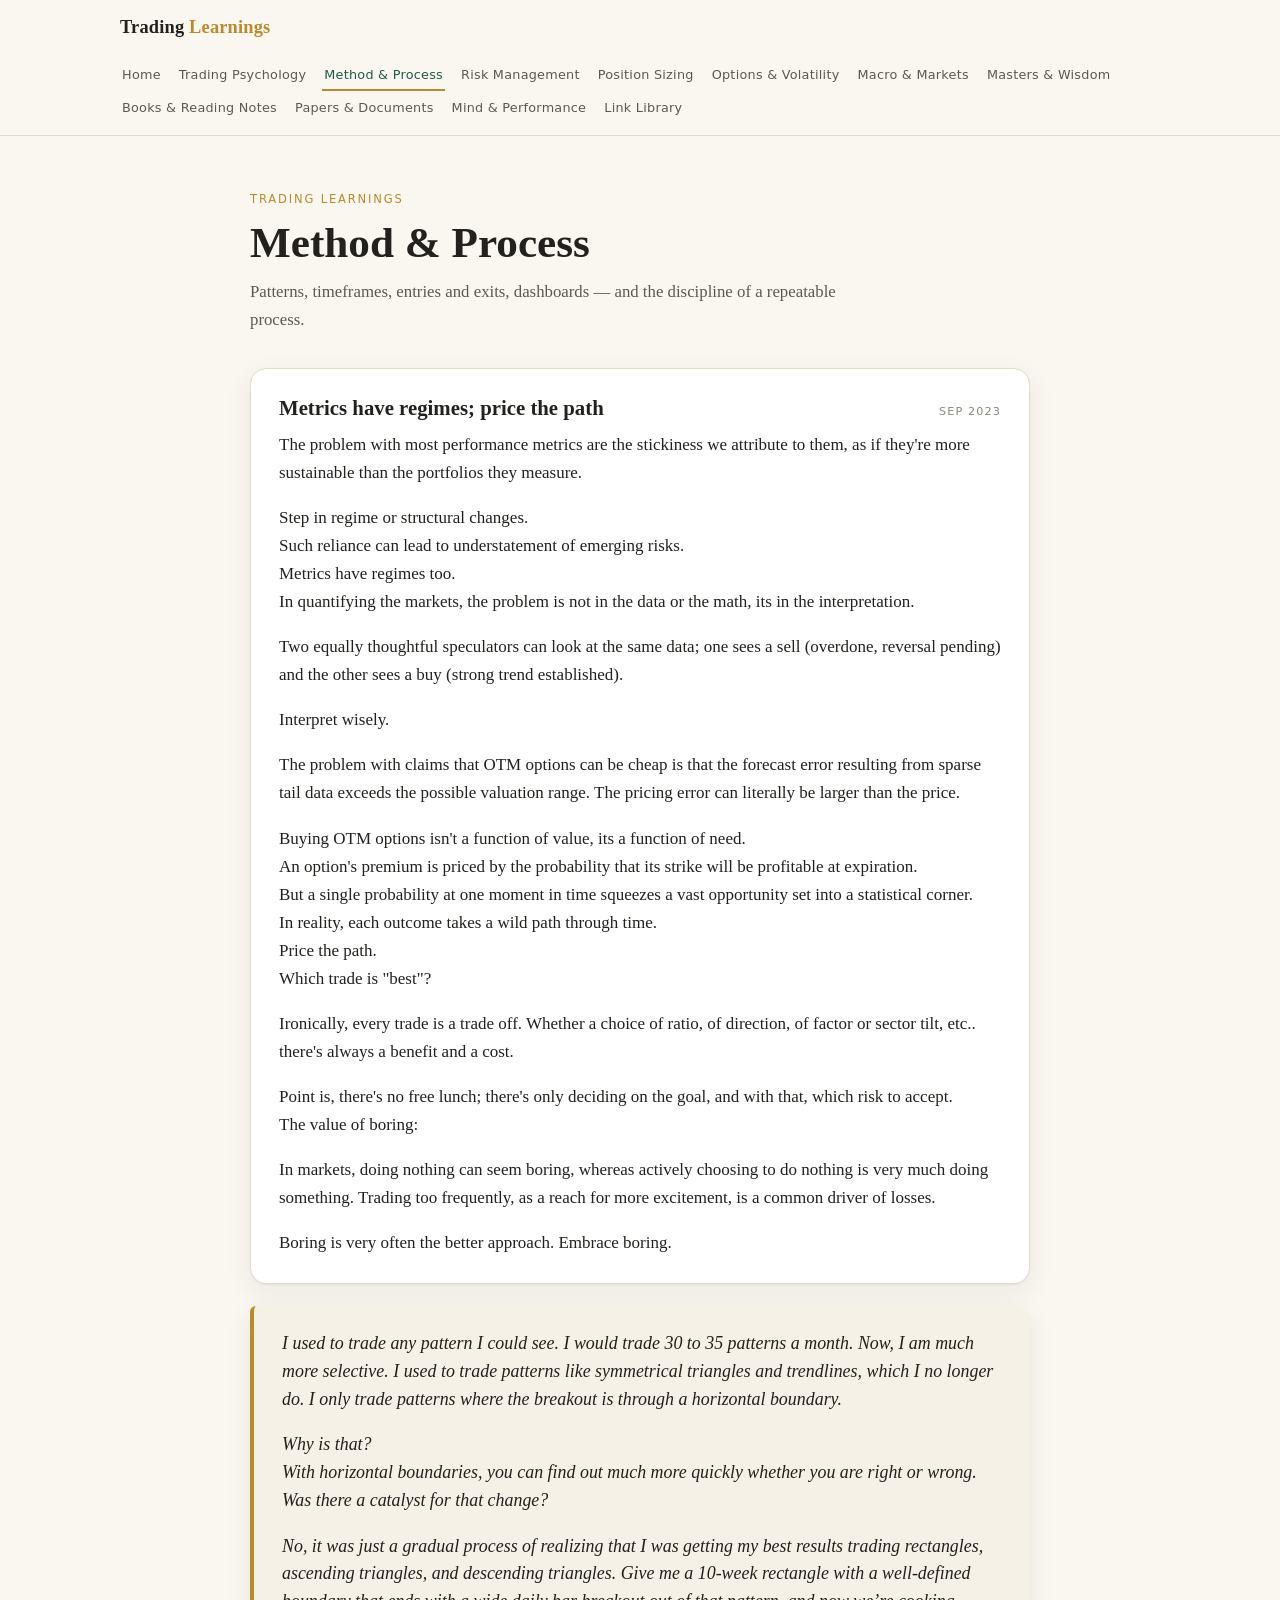
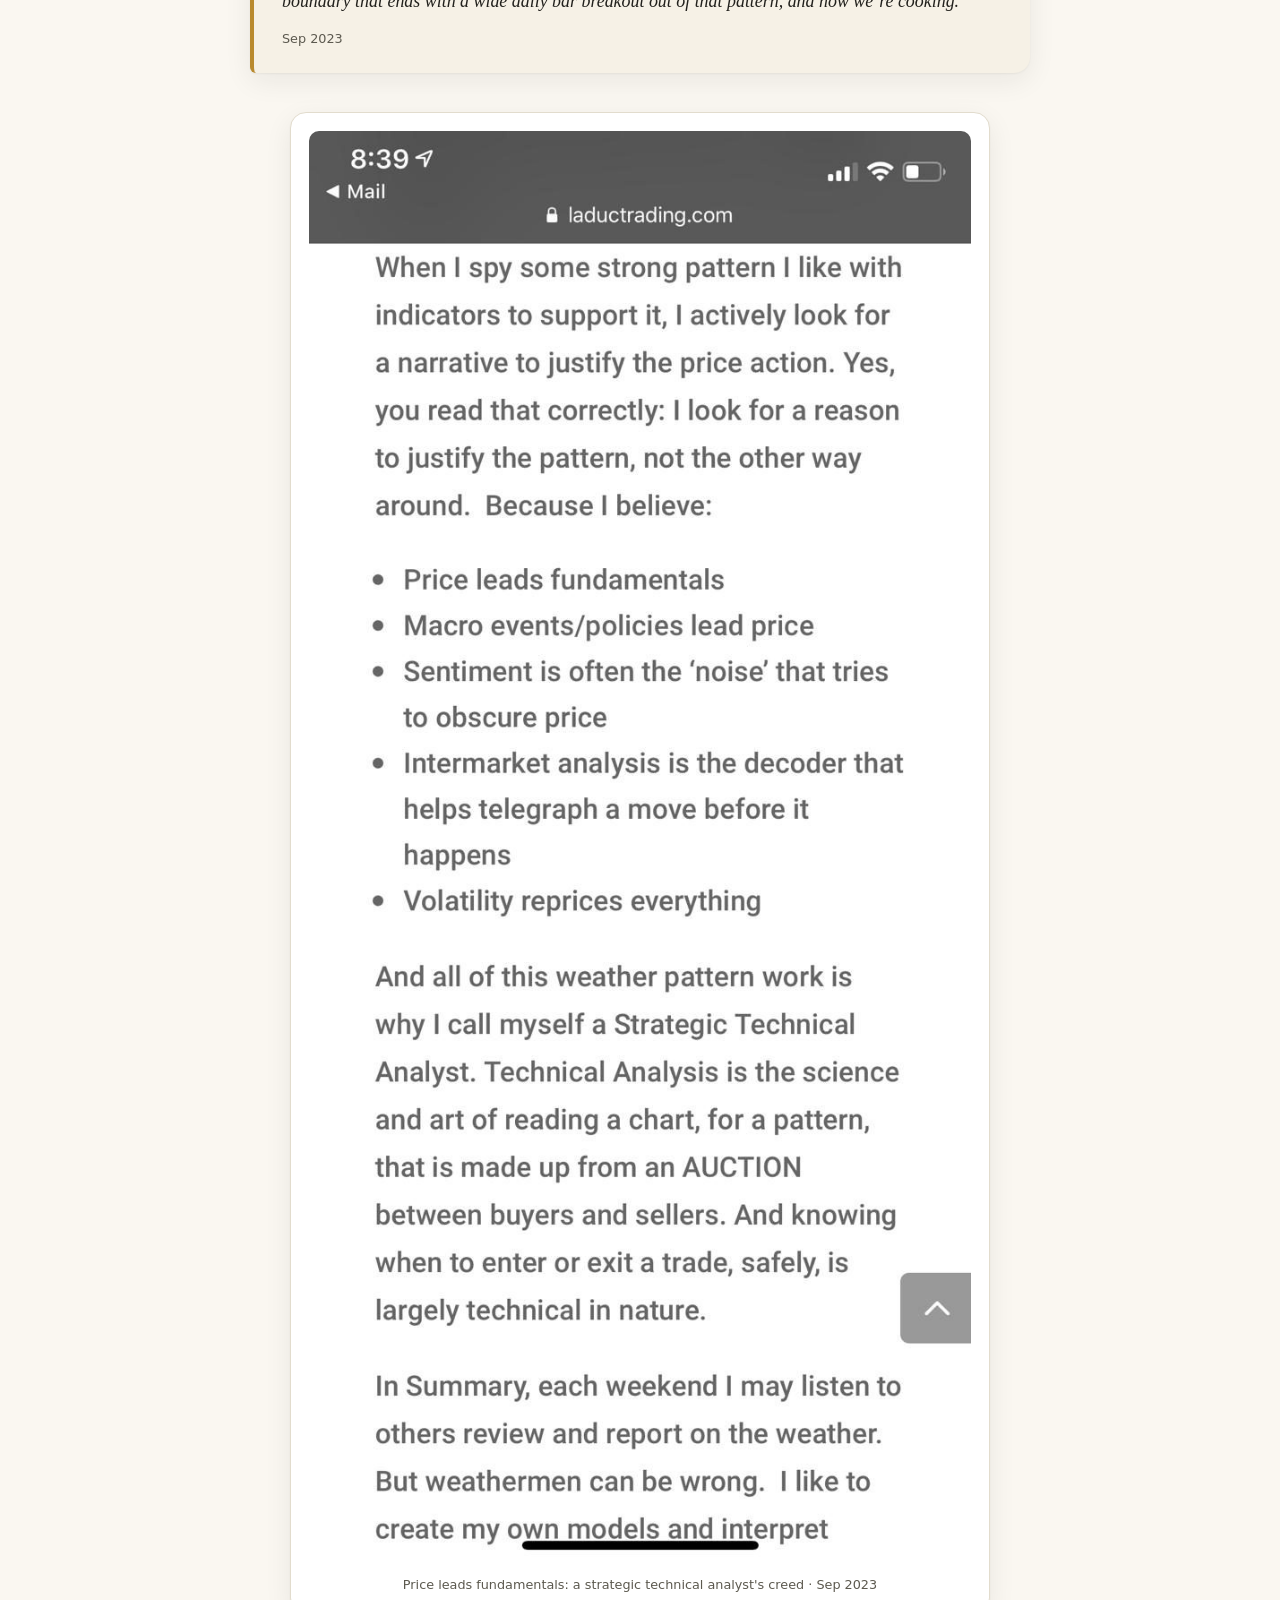
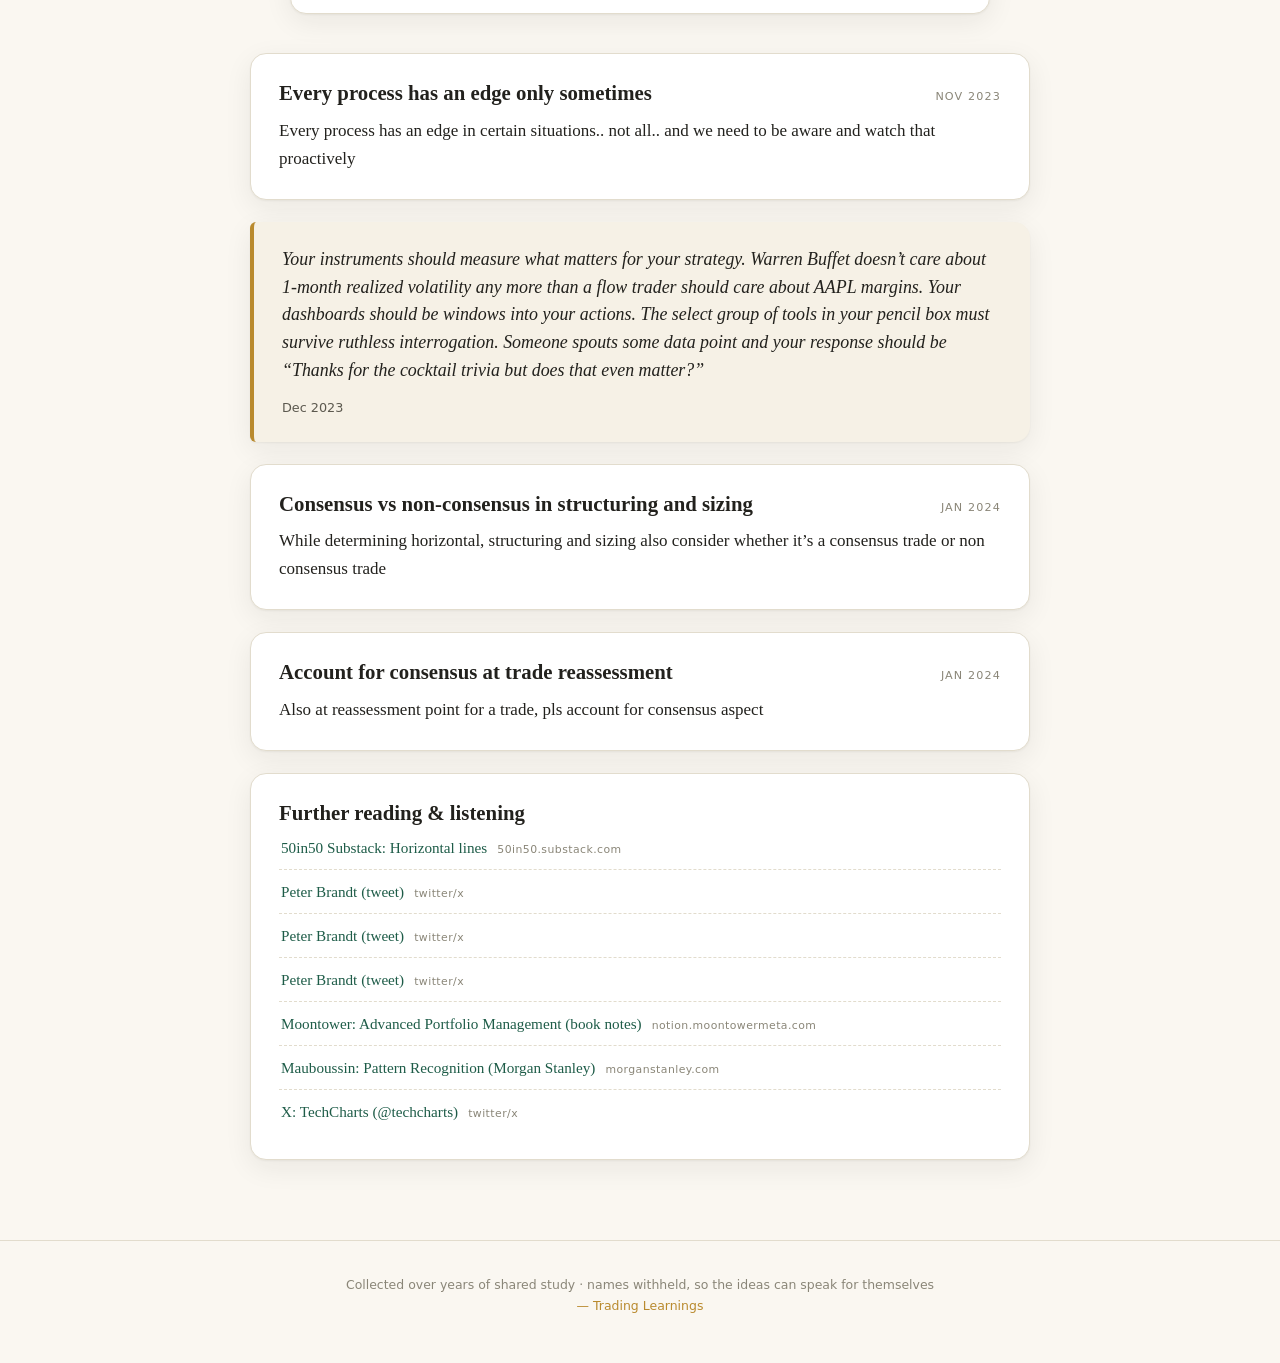
<file: method.html>
<!DOCTYPE html>
<html lang="en">
<head>
<meta charset="utf-8">
<meta name="viewport" content="width=device-width, initial-scale=1">
<meta name="robots" content="noindex, nofollow">
<title>Method &amp; Process · Trading Learnings</title>
<link rel="stylesheet" href="style.css">
<link rel="icon" href="data:image/svg+xml,<svg xmlns='http://www.w3.org/2000/svg' viewBox='0 0 100 100'><text y='.9em' font-size='90'>📈</text></svg>">
</head>
<body>
<header class="masthead"><div class="masthead-inner">
<a class="brand" href="index.html">Trading <span class="tick">Learnings</span></a>
<nav class="nav"><a href="index.html">Home</a><a href="psychology.html">Trading Psychology</a><a href="method.html" class="active">Method & Process</a><a href="risk.html">Risk Management</a><a href="sizing.html">Position Sizing</a><a href="options.html">Options & Volatility</a><a href="macro.html">Macro & Markets</a><a href="wisdom.html">Masters & Wisdom</a><a href="books.html">Books & Reading Notes</a><a href="papers.html">Papers & Documents</a><a href="performance.html">Mind & Performance</a><a href="library.html">Link Library</a></nav>
</div></header>
<div class="page-head">
<div class="kicker">Trading Learnings</div>
<h1>Method & Process</h1>
<p class="lede">Patterns, timeframes, entries and exits, dashboards — and the discipline of a repeatable process.</p>
</div>
<div class="content-col">
<article class="entry" id="n5"><div class="ehead"><h3>Metrics have regimes; price the path</h3><span class="when">Sep 2023</span></div><div class="body"><p>The problem with most performance metrics are the stickiness we attribute to them, as if they're more sustainable than the portfolios they measure.</p>
<p>Step in regime or structural changes.<br>Such reliance can lead to understatement of emerging risks.<br>Metrics have regimes too.<br>In quantifying the markets, the problem is not in the data or the math, its in the interpretation.</p>
<p>Two equally thoughtful speculators can look at the same data; one sees a sell (overdone, reversal pending) and the other sees a buy (strong trend established).</p>
<p>Interpret wisely.</p>
<p>The problem with claims that OTM options can be cheap is that the forecast error resulting from sparse tail data exceeds the possible valuation range. The pricing error can literally be larger than the price.</p>
<p>Buying OTM options isn't a function of value, its a function of need.<br>An option's premium is priced by the probability that its strike will be profitable at expiration.<br>But a single probability at one moment in time squeezes a vast opportunity set into a statistical corner.<br>In reality, each outcome takes a wild path through time.<br>Price the path.<br>Which trade is "best"?</p>
<p>Ironically, every trade is a trade off. Whether a choice of ratio, of direction, of factor or sector tilt, etc.. there's always a benefit and a cost.</p>
<p>Point is, there's no free lunch; there's only deciding on the goal, and with that, which risk to accept.<br>The value of boring:</p>
<p>In markets, doing nothing can seem boring, whereas actively choosing to do nothing is very much doing something. Trading too frequently, as a reach for more excitement, is a common driver of losses.</p>
<p>Boring is very often the better approach. Embrace boring.</p></div></article>
<article class="entry quote" id="n13"><div class="body"><p>I used to trade any pattern I could see. I would trade 30 to 35 patterns a month. Now, I am much more selective. I used to trade patterns like symmetrical triangles and trendlines, which I no longer do. I only trade patterns where the breakout is through a horizontal boundary.</p>
<p>Why is that?<br>With horizontal boundaries, you can find out much more quickly whether you are right or wrong.<br>Was there a catalyst for that change?</p>
<p>No, it was just a gradual process of realizing that I was getting my best results trading rectangles, ascending triangles, and descending triangles. Give me a 10-week rectangle with a well-defined boundary that ends with a wide daily bar breakout out of that pattern, and now we’re cooking.</p></div><div class="attrib">Sep 2023</div></article>
<figure class="entry figure" id="n59"><img src="assets/img/p0059.jpg" data-full="assets/img/p0059.jpg" data-cap="Price leads fundamentals: a strategic technical analyst&#x27;s creed" alt="Price leads fundamentals: a strategic technical analyst&#x27;s creed" loading="lazy"><figcaption>Price leads fundamentals: a strategic technical analyst&#x27;s creed · Sep 2023</figcaption></figure>
<article class="entry discussion" id="n156"><div class="ehead"><h3>Every process has an edge only sometimes</h3><span class="when">Nov 2023</span></div><div class="body"><p>Every process has an edge in certain situations.. not all.. and we need to be aware and watch that proactively</p></div></article>
<article class="entry quote" id="n181"><div class="body"><p>Your instruments should measure what matters for your strategy. Warren Buffet doesn’t care about 1-month realized volatility any more than a flow trader should care about AAPL margins. Your dashboards should be windows into your actions. The select group of tools in your pencil box must survive ruthless interrogation. Someone spouts some data point and your response should be “Thanks for the cocktail trivia but does that even matter?”</p></div><div class="attrib">Dec 2023</div></article>
<article class="entry discussion" id="n210"><div class="ehead"><h3>Consensus vs non-consensus in structuring and sizing</h3><span class="when">Jan 2024</span></div><div class="body"><p>While determining horizontal, structuring and sizing also consider whether it’s a consensus trade or non consensus trade</p></div></article>
<article class="entry discussion" id="n212"><div class="ehead"><h3>Account for consensus at trade reassessment</h3><span class="when">Jan 2024</span></div><div class="body"><p>Also at reassessment point for a trade, pls account for consensus aspect</p></div></article>
<div class="entry" id="fr"><h3>Further reading &amp; listening</h3><ul class="lib-list"><li><a href="https://50in50.substack.com/p/week-25-horizontal-lines" rel="noopener" target="_blank">50in50 Substack: Horizontal lines</a><span class="dom">50in50.substack.com</span></li><li><a href="https://x.com/peterlbrandt/status/1724982835478724771" rel="noopener" target="_blank">Peter Brandt (tweet)</a><span class="dom">twitter/x</span></li><li><a href="https://x.com/peterlbrandt/status/1720516999040922016" rel="noopener" target="_blank">Peter Brandt (tweet)</a><span class="dom">twitter/x</span></li><li><a href="https://x.com/peterlbrandt/status/1728427439670595674" rel="noopener" target="_blank">Peter Brandt (tweet)</a><span class="dom">twitter/x</span></li><li><a href="https://notion.moontowermeta.com/advanced-portfolio-management" rel="noopener" target="_blank">Moontower: Advanced Portfolio Management (book notes)</a><span class="dom">notion.moontowermeta.com</span></li><li><a href="https://www.morganstanley.com/im/publication/insights/articles/article_patternrecognition.pdf" rel="noopener" target="_blank">Mauboussin: Pattern Recognition (Morgan Stanley)</a><span class="dom">morganstanley.com</span></li><li><a href="https://x.com/techcharts/status/2024575038427660405" rel="noopener" target="_blank">X: TechCharts (@techcharts)</a><span class="dom">twitter/x</span></li></ul></div>
</div>
<footer class="footer">Collected over years of shared study · names withheld, so the ideas can speak for themselves<br>
<span class="sig">— Trading Learnings</span></footer>
<script src="site.js"></script>
</body>
</html>
</file>
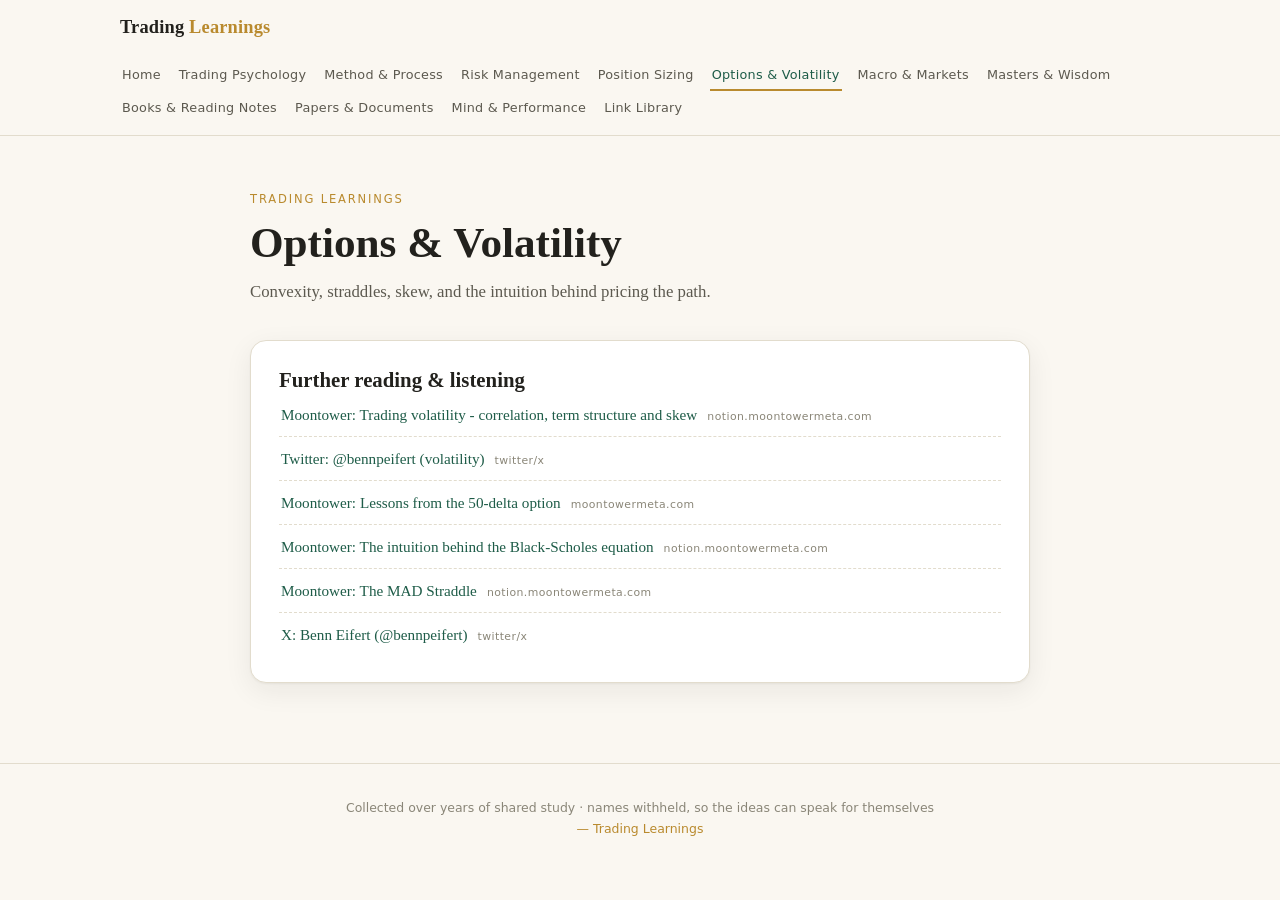
<file: options.html>
<!DOCTYPE html>
<html lang="en">
<head>
<meta charset="utf-8">
<meta name="viewport" content="width=device-width, initial-scale=1">
<meta name="robots" content="noindex, nofollow">
<title>Options &amp; Volatility · Trading Learnings</title>
<link rel="stylesheet" href="style.css">
<link rel="icon" href="data:image/svg+xml,<svg xmlns='http://www.w3.org/2000/svg' viewBox='0 0 100 100'><text y='.9em' font-size='90'>📈</text></svg>">
</head>
<body>
<header class="masthead"><div class="masthead-inner">
<a class="brand" href="index.html">Trading <span class="tick">Learnings</span></a>
<nav class="nav"><a href="index.html">Home</a><a href="psychology.html">Trading Psychology</a><a href="method.html">Method & Process</a><a href="risk.html">Risk Management</a><a href="sizing.html">Position Sizing</a><a href="options.html" class="active">Options & Volatility</a><a href="macro.html">Macro & Markets</a><a href="wisdom.html">Masters & Wisdom</a><a href="books.html">Books & Reading Notes</a><a href="papers.html">Papers & Documents</a><a href="performance.html">Mind & Performance</a><a href="library.html">Link Library</a></nav>
</div></header>
<div class="page-head">
<div class="kicker">Trading Learnings</div>
<h1>Options & Volatility</h1>
<p class="lede">Convexity, straddles, skew, and the intuition behind pricing the path.</p>
</div>
<div class="content-col">
<div class="entry" id="fr"><h3>Further reading &amp; listening</h3><ul class="lib-list"><li><a href="https://notion.moontowermeta.com/trading-volatility-correlation-term-structure-and-skew" rel="noopener" target="_blank">Moontower: Trading volatility - correlation, term structure and skew</a><span class="dom">notion.moontowermeta.com</span></li><li><a href="https://twitter.com/bennpeifert/status/1579683314721755136" rel="noopener" target="_blank">Twitter: @bennpeifert (volatility)</a><span class="dom">twitter/x</span></li><li><a href="https://moontowermeta.com/lessons-from-the-50-delta-option/" rel="noopener" target="_blank">Moontower: Lessons from the 50-delta option</a><span class="dom">moontowermeta.com</span></li><li><a href="https://notion.moontowermeta.com/the-intuition-behind-the-black-scholes-equation" rel="noopener" target="_blank">Moontower: The intuition behind the Black-Scholes equation</a><span class="dom">notion.moontowermeta.com</span></li><li><a href="https://notion.moontowermeta.com/the-mad-straddle" rel="noopener" target="_blank">Moontower: The MAD Straddle</a><span class="dom">notion.moontowermeta.com</span></li><li><a href="https://x.com/bennpeifert/status/1877395912462569574" rel="noopener" target="_blank">X: Benn Eifert (@bennpeifert)</a><span class="dom">twitter/x</span></li></ul></div>
</div>
<footer class="footer">Collected over years of shared study · names withheld, so the ideas can speak for themselves<br>
<span class="sig">— Trading Learnings</span></footer>
<script src="site.js"></script>
</body>
</html>
</file>
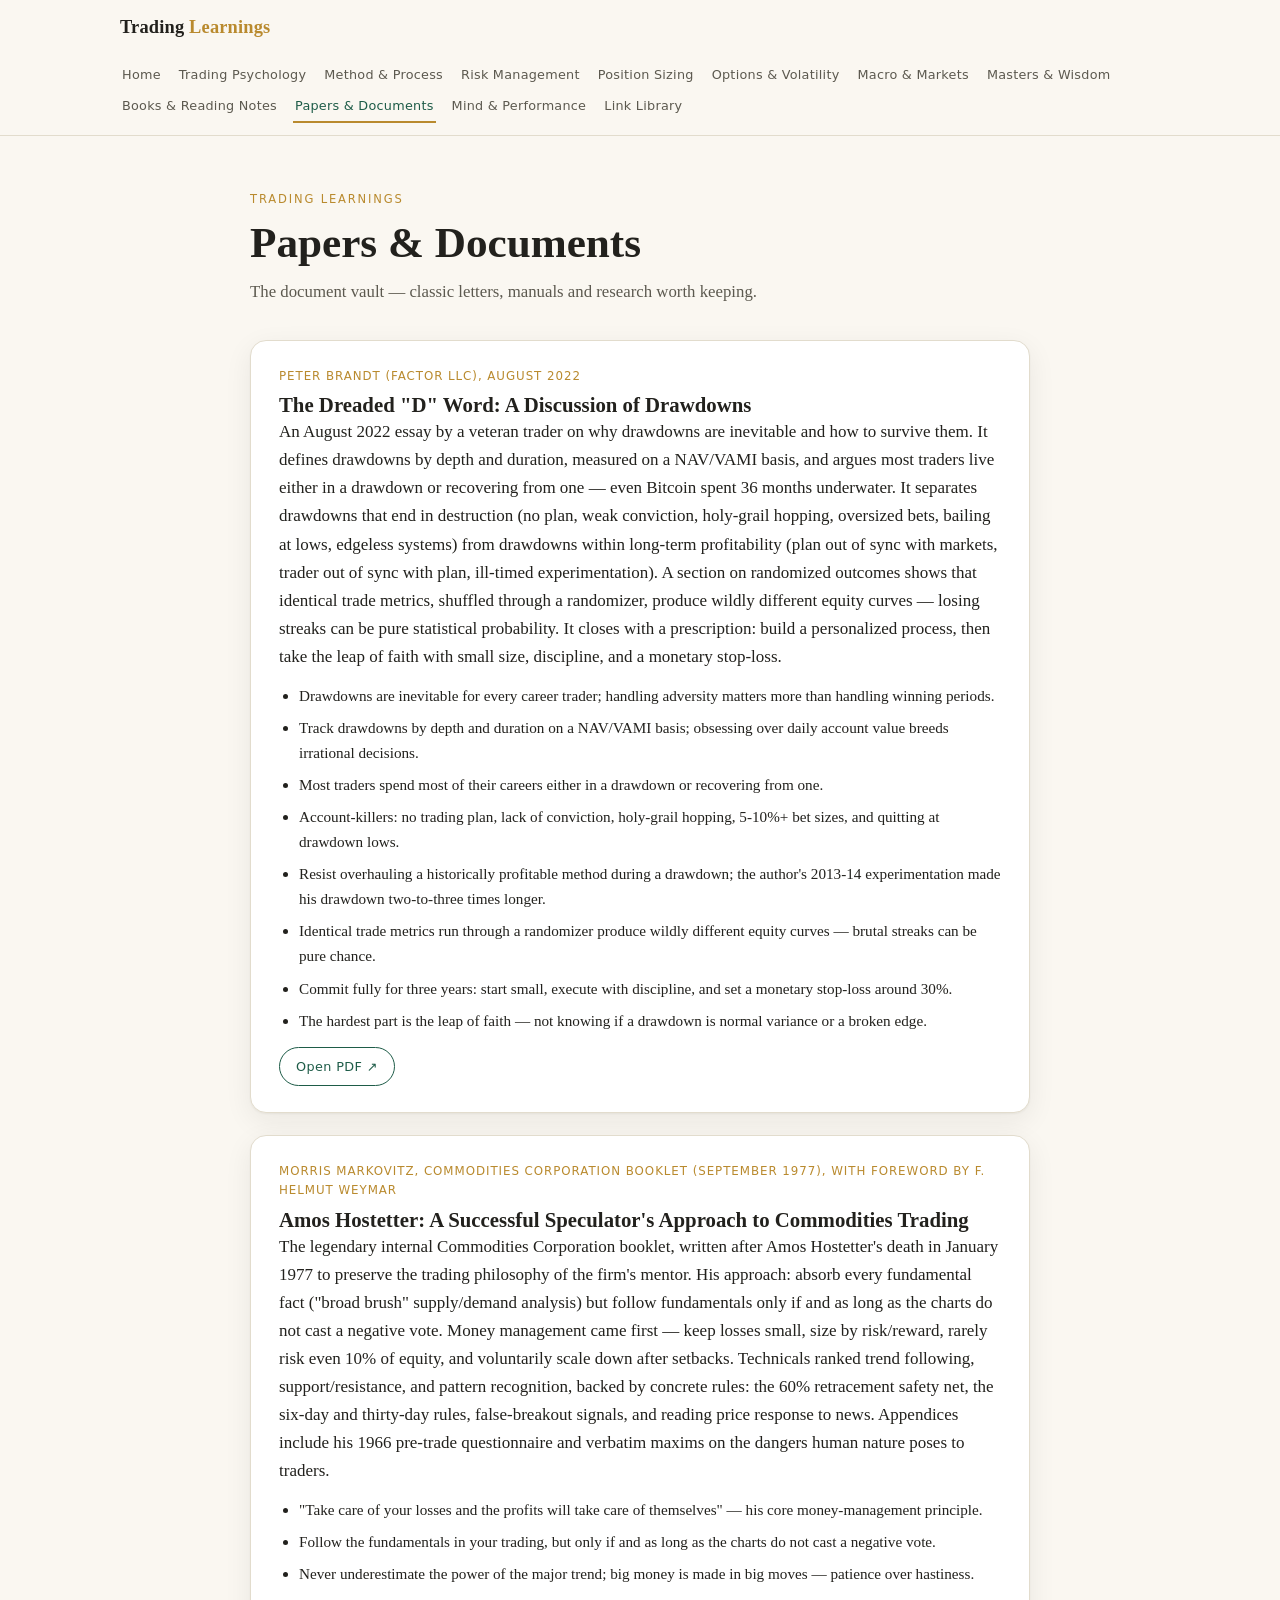
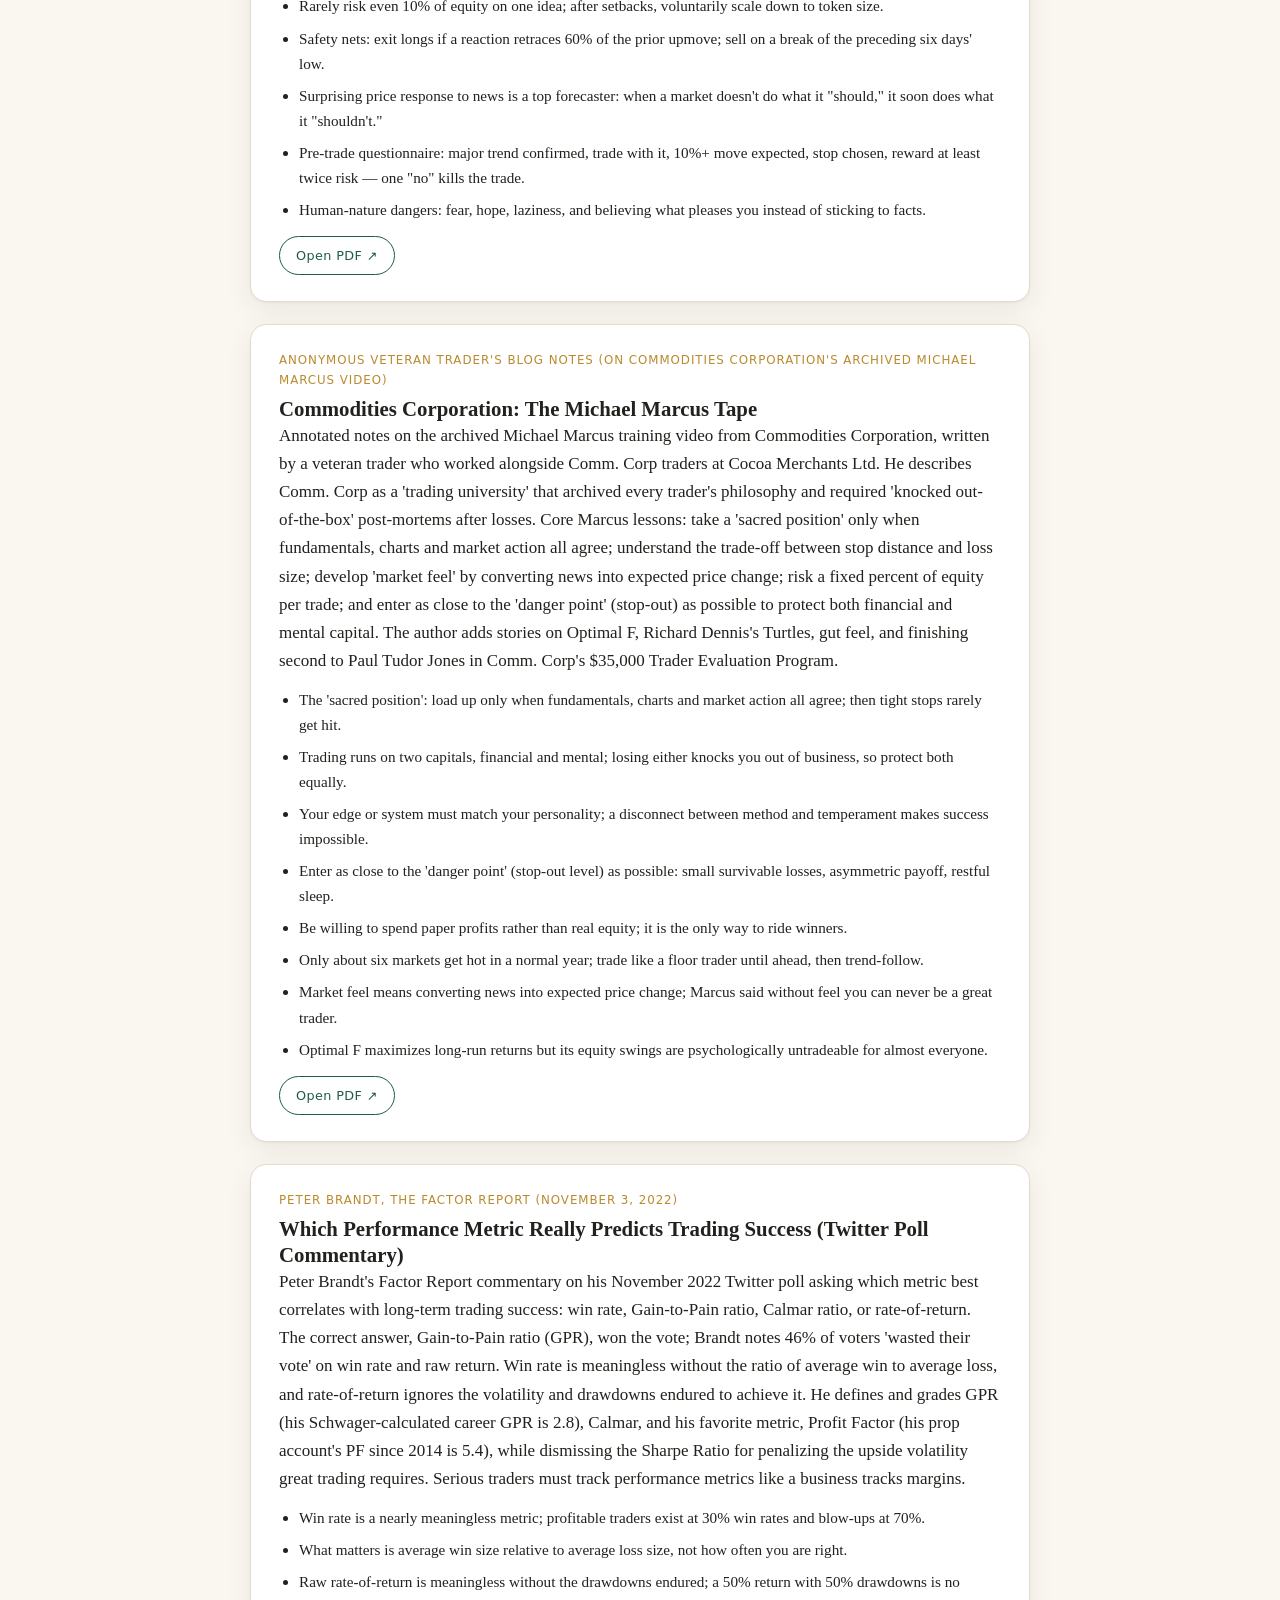
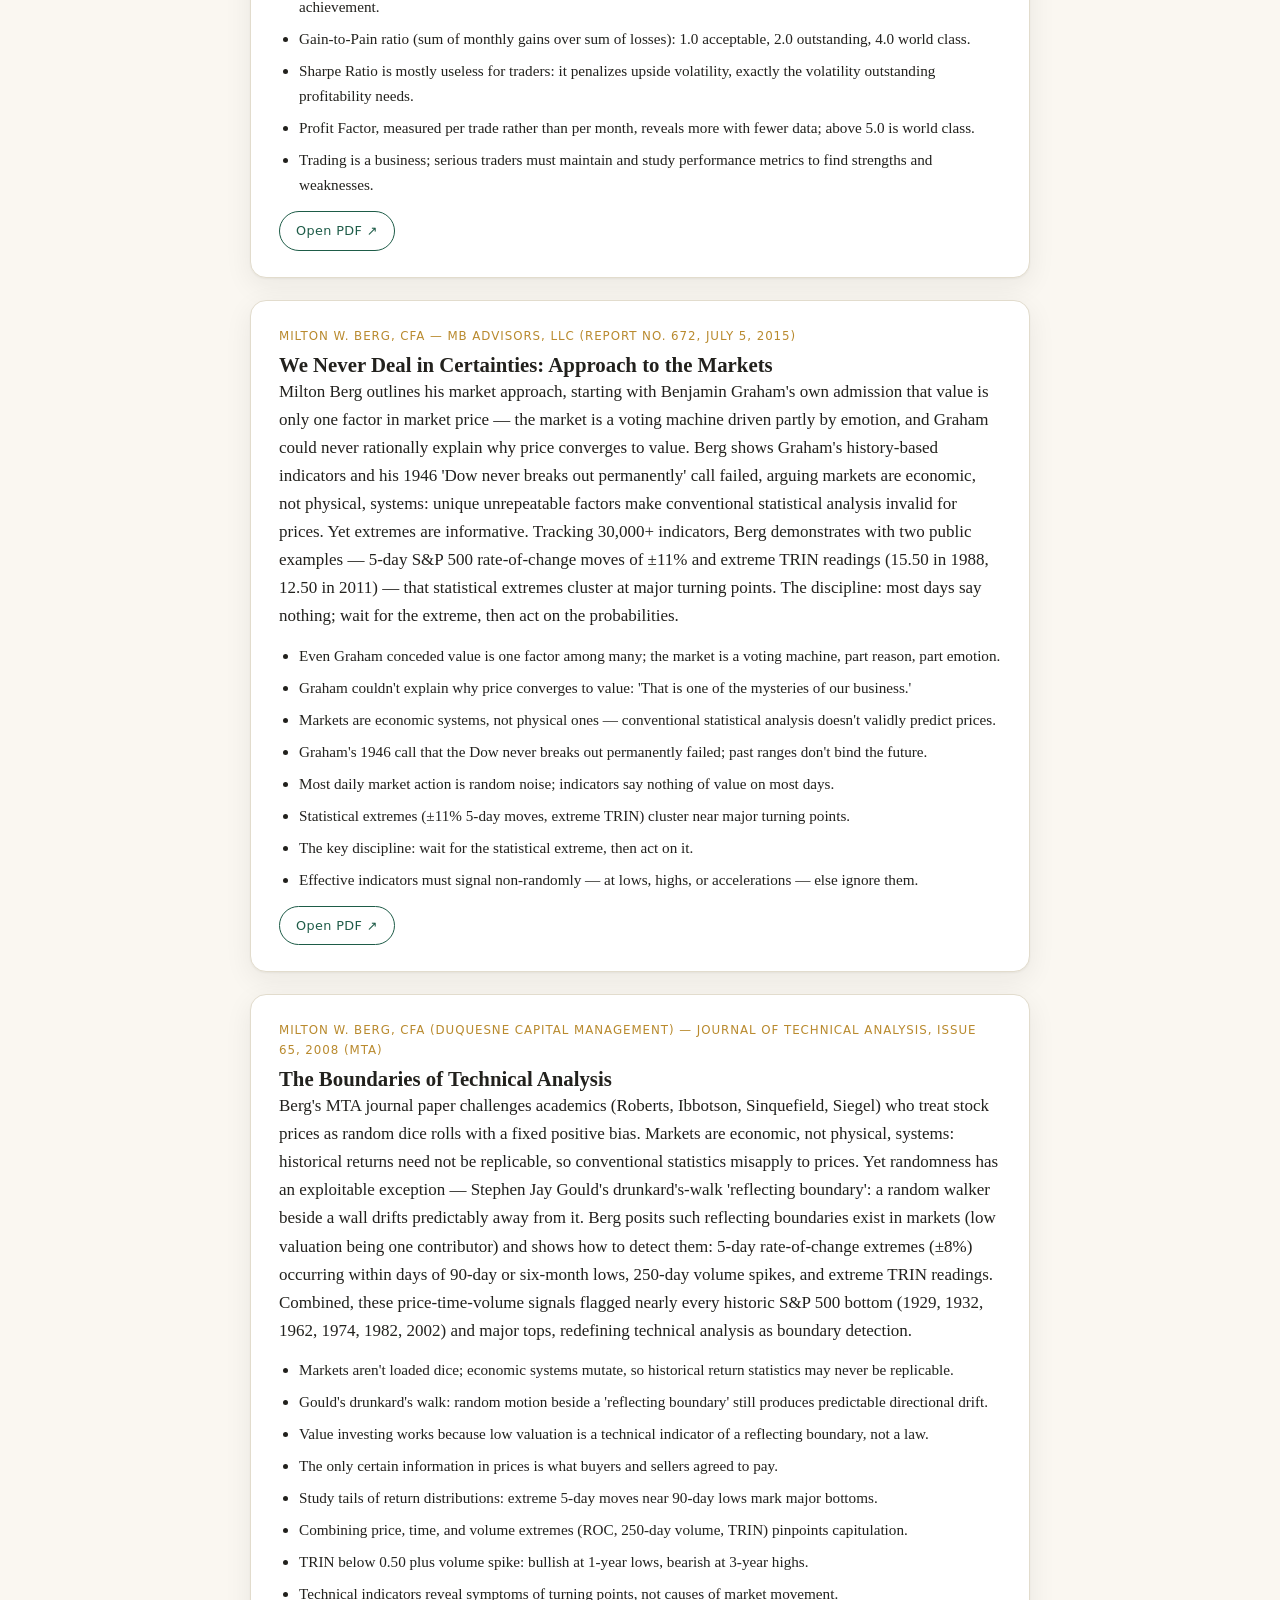
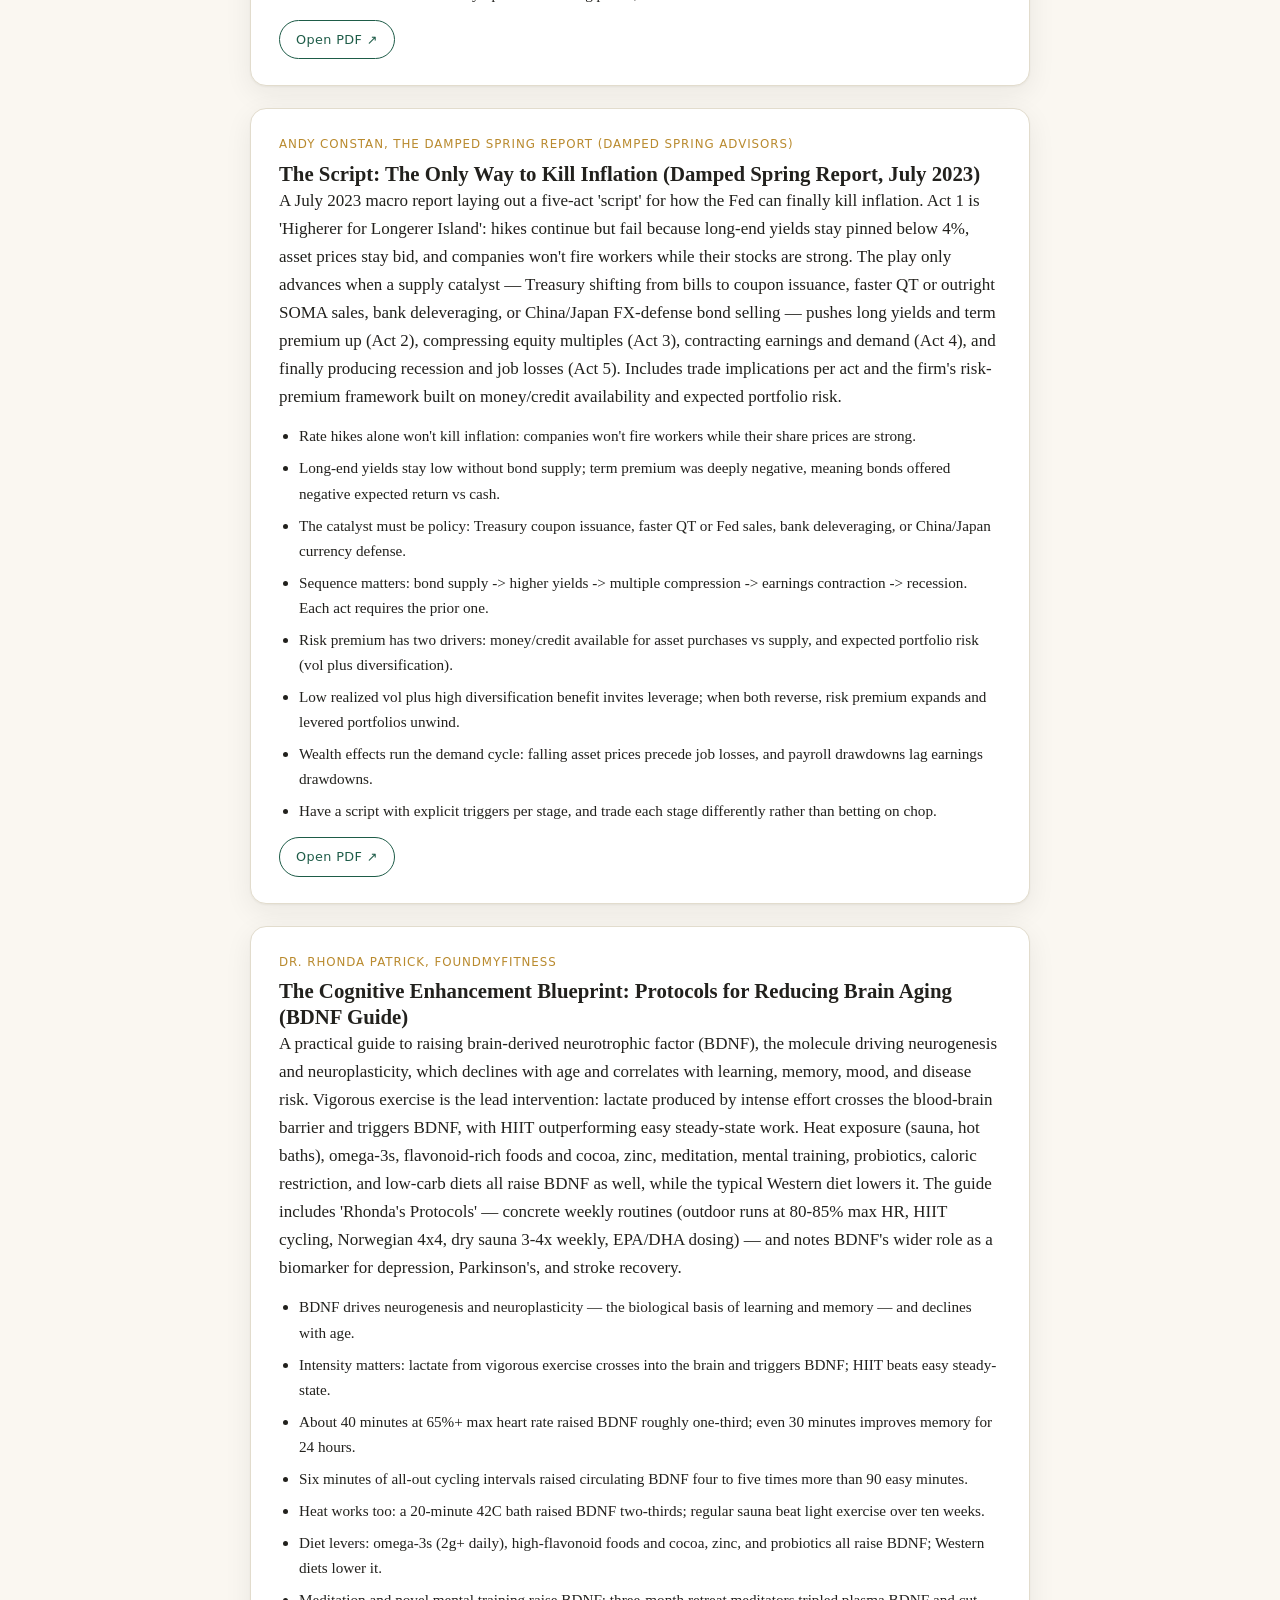
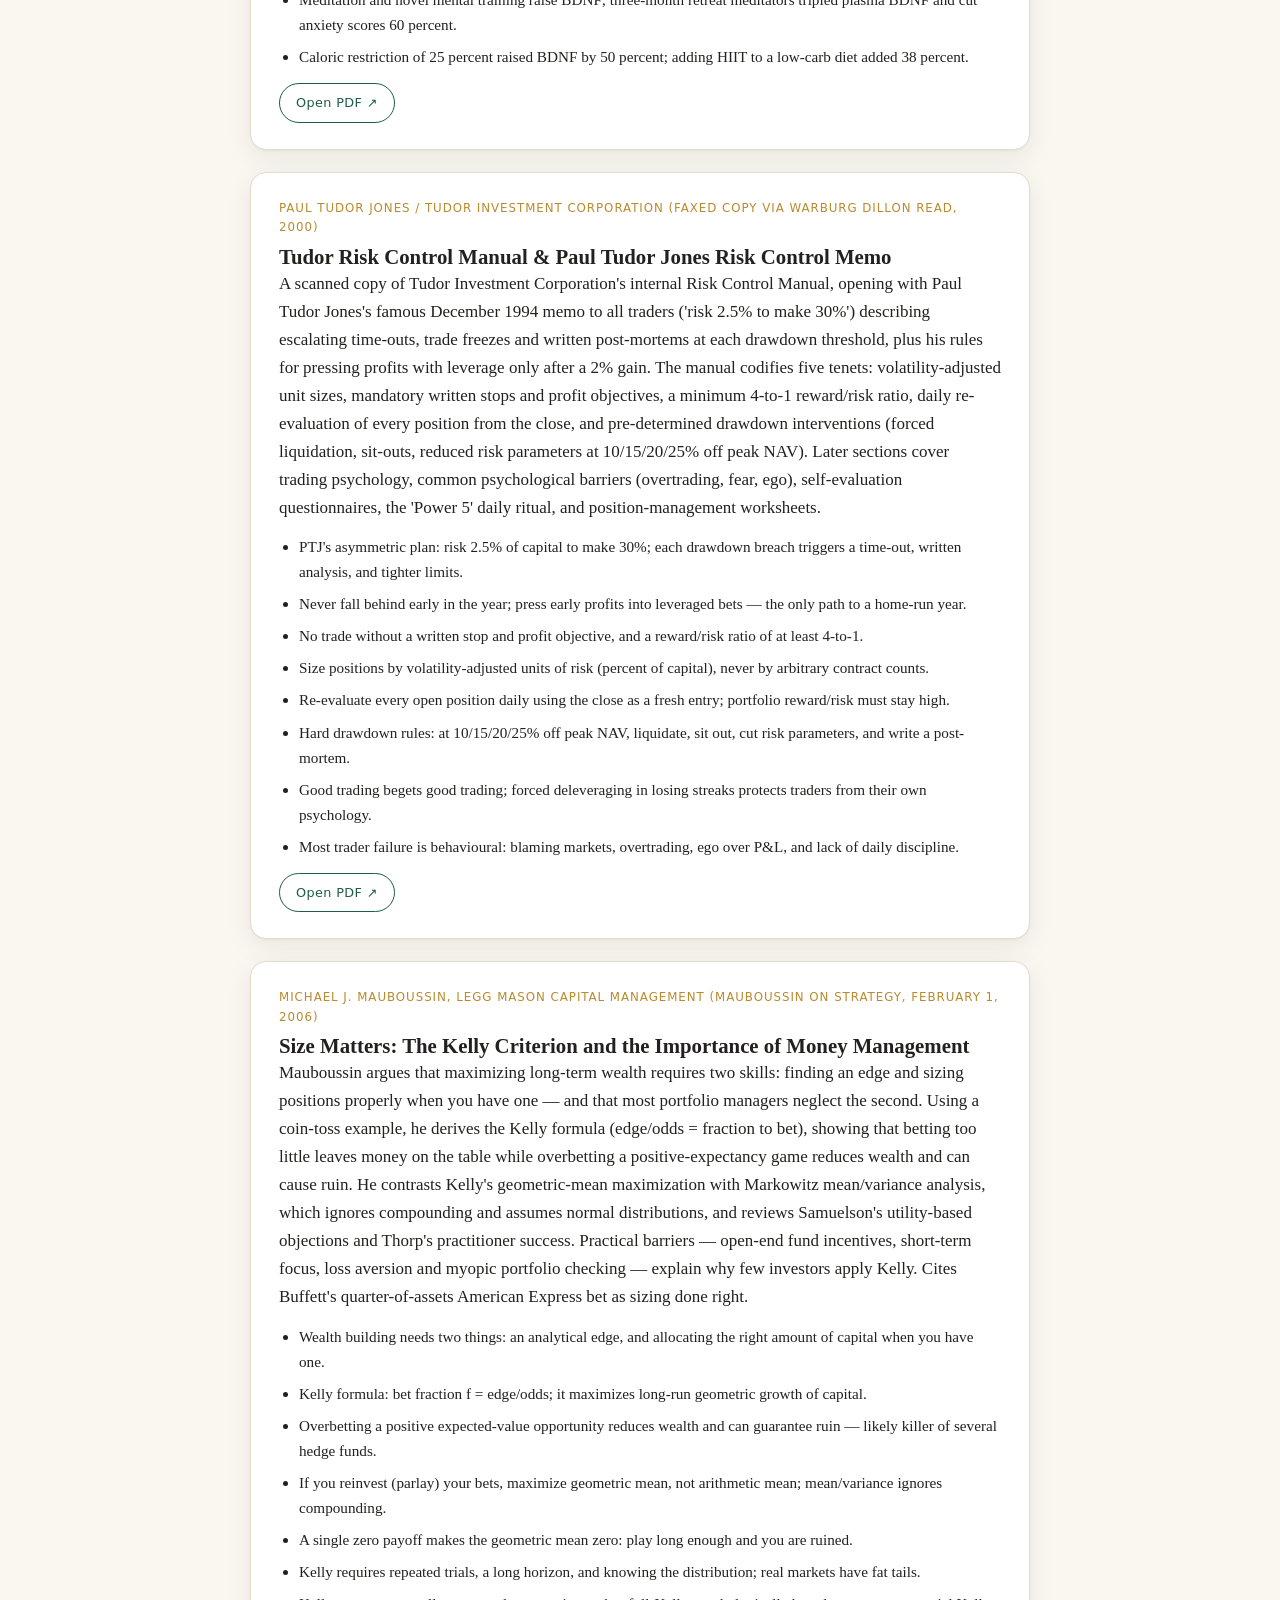
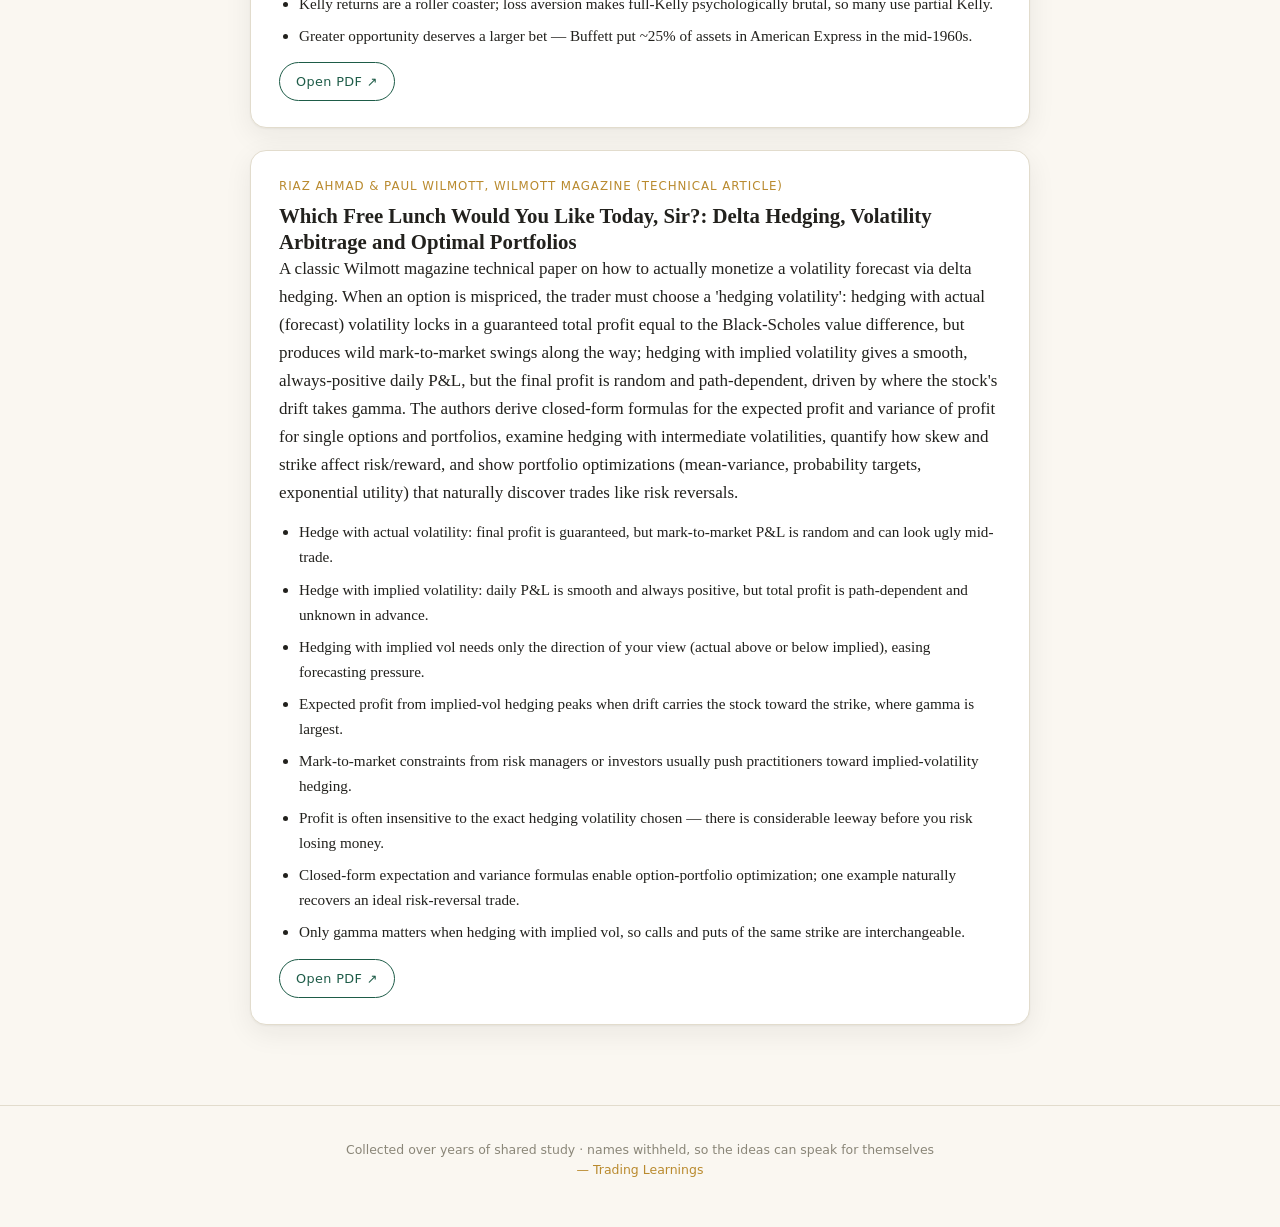
<file: papers.html>
<!DOCTYPE html>
<html lang="en">
<head>
<meta charset="utf-8">
<meta name="viewport" content="width=device-width, initial-scale=1">
<meta name="robots" content="noindex, nofollow">
<title>Papers &amp; Documents · Trading Learnings</title>
<link rel="stylesheet" href="style.css">
<link rel="icon" href="data:image/svg+xml,<svg xmlns='http://www.w3.org/2000/svg' viewBox='0 0 100 100'><text y='.9em' font-size='90'>📈</text></svg>">
</head>
<body>
<header class="masthead"><div class="masthead-inner">
<a class="brand" href="index.html">Trading <span class="tick">Learnings</span></a>
<nav class="nav"><a href="index.html">Home</a><a href="psychology.html">Trading Psychology</a><a href="method.html">Method & Process</a><a href="risk.html">Risk Management</a><a href="sizing.html">Position Sizing</a><a href="options.html">Options & Volatility</a><a href="macro.html">Macro & Markets</a><a href="wisdom.html">Masters & Wisdom</a><a href="books.html">Books & Reading Notes</a><a href="papers.html" class="active">Papers & Documents</a><a href="performance.html">Mind & Performance</a><a href="library.html">Link Library</a></nav>
</div></header>
<div class="page-head">
<div class="kicker">Trading Learnings</div>
<h1>Papers & Documents</h1>
<p class="lede">The document vault — classic letters, manuals and research worth keeping.</p>
</div>
<div class="content-col">
<article class="entry paper-card">
<div class="src">Peter Brandt (Factor LLC), August 2022</div>
<h3>The Dreaded &quot;D&quot; Word: A Discussion of Drawdowns</h3>
<div class="body"><p>An August 2022 essay by a veteran trader on why drawdowns are inevitable and how to survive them. It defines drawdowns by depth and duration, measured on a NAV/VAMI basis, and argues most traders live either in a drawdown or recovering from one — even Bitcoin spent 36 months underwater. It separates drawdowns that end in destruction (no plan, weak conviction, holy-grail hopping, oversized bets, bailing at lows, edgeless systems) from drawdowns within long-term profitability (plan out of sync with markets, trader out of sync with plan, ill-timed experimentation). A section on randomized outcomes shows that identical trade metrics, shuffled through a randomizer, produce wildly different equity curves — losing streaks can be pure statistical probability. It closes with a prescription: build a personalized process, then take the leap of faith with small size, discipline, and a monetary stop-loss.</p></div>
<ul><li>Drawdowns are inevitable for every career trader; handling adversity matters more than handling winning periods.</li><li>Track drawdowns by depth and duration on a NAV/VAMI basis; obsessing over daily account value breeds irrational decisions.</li><li>Most traders spend most of their careers either in a drawdown or recovering from one.</li><li>Account-killers: no trading plan, lack of conviction, holy-grail hopping, 5-10%+ bet sizes, and quitting at drawdown lows.</li><li>Resist overhauling a historically profitable method during a drawdown; the author's 2013-14 experimentation made his drawdown two-to-three times longer.</li><li>Identical trade metrics run through a randomizer produce wildly different equity curves — brutal streaks can be pure chance.</li><li>Commit fully for three years: start small, execute with discipline, and set a monetary stop-loss around 30%.</li><li>The hardest part is the leap of faith — not knowing if a drawdown is normal variance or a broken edge.</li></ul>
<div class="actions"><a class="btn" href="assets/pdf/discussion-of-the-dreaded-drawdown.pdf" target="_blank" rel="noopener">Open PDF ↗</a></div>
</article>
<article class="entry paper-card">
<div class="src">Morris Markovitz, Commodities Corporation booklet (September 1977), with foreword by F. Helmut Weymar</div>
<h3>Amos Hostetter: A Successful Speculator&#x27;s Approach to Commodities Trading</h3>
<div class="body"><p>The legendary internal Commodities Corporation booklet, written after Amos Hostetter's death in January 1977 to preserve the trading philosophy of the firm's mentor. His approach: absorb every fundamental fact ("broad brush" supply/demand analysis) but follow fundamentals only if and as long as the charts do not cast a negative vote. Money management came first — keep losses small, size by risk/reward, rarely risk even 10% of equity, and voluntarily scale down after setbacks. Technicals ranked trend following, support/resistance, and pattern recognition, backed by concrete rules: the 60% retracement safety net, the six-day and thirty-day rules, false-breakout signals, and reading price response to news. Appendices include his 1966 pre-trade questionnaire and verbatim maxims on the dangers human nature poses to traders.</p></div>
<ul><li>"Take care of your losses and the profits will take care of themselves" — his core money-management principle.</li><li>Follow the fundamentals in your trading, but only if and as long as the charts do not cast a negative vote.</li><li>Never underestimate the power of the major trend; big money is made in big moves — patience over hastiness.</li><li>Rarely risk even 10% of equity on one idea; after setbacks, voluntarily scale down to token size.</li><li>Safety nets: exit longs if a reaction retraces 60% of the prior upmove; sell on a break of the preceding six days' low.</li><li>Surprising price response to news is a top forecaster: when a market doesn't do what it "should," it soon does what it "shouldn't."</li><li>Pre-trade questionnaire: major trend confirmed, trade with it, 10%+ move expected, stop chosen, reward at least twice risk — one "no" kills the trade.</li><li>Human-nature dangers: fear, hope, laziness, and believing what pleases you instead of sticking to facts.</li></ul>
<div class="actions"><a class="btn" href="assets/pdf/amos-hostetter-commodities-corp.pdf" target="_blank" rel="noopener">Open PDF ↗</a></div>
</article>
<article class="entry paper-card">
<div class="src">Anonymous veteran trader&#x27;s blog notes (on Commodities Corporation&#x27;s archived Michael Marcus video)</div>
<h3>Commodities Corporation: The Michael Marcus Tape</h3>
<div class="body"><p>Annotated notes on the archived Michael Marcus training video from Commodities Corporation, written by a veteran trader who worked alongside Comm. Corp traders at Cocoa Merchants Ltd. He describes Comm. Corp as a 'trading university' that archived every trader's philosophy and required 'knocked out-of-the-box' post-mortems after losses. Core Marcus lessons: take a 'sacred position' only when fundamentals, charts and market action all agree; understand the trade-off between stop distance and loss size; develop 'market feel' by converting news into expected price change; risk a fixed percent of equity per trade; and enter as close to the 'danger point' (stop-out) as possible to protect both financial and mental capital. The author adds stories on Optimal F, Richard Dennis's Turtles, gut feel, and finishing second to Paul Tudor Jones in Comm. Corp's $35,000 Trader Evaluation Program.</p></div>
<ul><li>The 'sacred position': load up only when fundamentals, charts and market action all agree; then tight stops rarely get hit.</li><li>Trading runs on two capitals, financial and mental; losing either knocks you out of business, so protect both equally.</li><li>Your edge or system must match your personality; a disconnect between method and temperament makes success impossible.</li><li>Enter as close to the 'danger point' (stop-out level) as possible: small survivable losses, asymmetric payoff, restful sleep.</li><li>Be willing to spend paper profits rather than real equity; it is the only way to ride winners.</li><li>Only about six markets get hot in a normal year; trade like a floor trader until ahead, then trend-follow.</li><li>Market feel means converting news into expected price change; Marcus said without feel you can never be a great trader.</li><li>Optimal F maximizes long-run returns but its equity swings are psychologically untradeable for almost everyone.</li></ul>
<div class="actions"><a class="btn" href="assets/pdf/commodities-corp-mike-marcus-tape.pdf" target="_blank" rel="noopener">Open PDF ↗</a></div>
</article>
<article class="entry paper-card">
<div class="src">Peter Brandt, The Factor Report (November 3, 2022)</div>
<h3>Which Performance Metric Really Predicts Trading Success (Twitter Poll Commentary)</h3>
<div class="body"><p>Peter Brandt's Factor Report commentary on his November 2022 Twitter poll asking which metric best correlates with long-term trading success: win rate, Gain-to-Pain ratio, Calmar ratio, or rate-of-return. The correct answer, Gain-to-Pain ratio (GPR), won the vote; Brandt notes 46% of voters 'wasted their vote' on win rate and raw return. Win rate is meaningless without the ratio of average win to average loss, and rate-of-return ignores the volatility and drawdowns endured to achieve it. He defines and grades GPR (his Schwager-calculated career GPR is 2.8), Calmar, and his favorite metric, Profit Factor (his prop account's PF since 2014 is 5.4), while dismissing the Sharpe Ratio for penalizing the upside volatility great trading requires. Serious traders must track performance metrics like a business tracks margins.</p></div>
<ul><li>Win rate is a nearly meaningless metric; profitable traders exist at 30% win rates and blow-ups at 70%.</li><li>What matters is average win size relative to average loss size, not how often you are right.</li><li>Raw rate-of-return is meaningless without the drawdowns endured; a 50% return with 50% drawdowns is no achievement.</li><li>Gain-to-Pain ratio (sum of monthly gains over sum of losses): 1.0 acceptable, 2.0 outstanding, 4.0 world class.</li><li>Sharpe Ratio is mostly useless for traders: it penalizes upside volatility, exactly the volatility outstanding profitability needs.</li><li>Profit Factor, measured per trade rather than per month, reveals more with fewer data; above 5.0 is world class.</li><li>Trading is a business; serious traders must maintain and study performance metrics to find strengths and weaknesses.</li></ul>
<div class="actions"><a class="btn" href="assets/pdf/blog-post-twitter-poll.pdf" target="_blank" rel="noopener">Open PDF ↗</a></div>
</article>
<article class="entry paper-card">
<div class="src">Milton W. Berg, CFA — MB Advisors, LLC (Report No. 672, July 5, 2015)</div>
<h3>We Never Deal in Certainties: Approach to the Markets</h3>
<div class="body"><p>Milton Berg outlines his market approach, starting with Benjamin Graham's own admission that value is only one factor in market price — the market is a voting machine driven partly by emotion, and Graham could never rationally explain why price converges to value. Berg shows Graham's history-based indicators and his 1946 'Dow never breaks out permanently' call failed, arguing markets are economic, not physical, systems: unique unrepeatable factors make conventional statistical analysis invalid for prices. Yet extremes are informative. Tracking 30,000+ indicators, Berg demonstrates with two public examples — 5-day S&amp;P 500 rate-of-change moves of ±11% and extreme TRIN readings (15.50 in 1988, 12.50 in 2011) — that statistical extremes cluster at major turning points. The discipline: most days say nothing; wait for the extreme, then act on the probabilities.</p></div>
<ul><li>Even Graham conceded value is one factor among many; the market is a voting machine, part reason, part emotion.</li><li>Graham couldn't explain why price converges to value: 'That is one of the mysteries of our business.'</li><li>Markets are economic systems, not physical ones — conventional statistical analysis doesn't validly predict prices.</li><li>Graham's 1946 call that the Dow never breaks out permanently failed; past ranges don't bind the future.</li><li>Most daily market action is random noise; indicators say nothing of value on most days.</li><li>Statistical extremes (±11% 5-day moves, extreme TRIN) cluster near major turning points.</li><li>The key discipline: wait for the statistical extreme, then act on it.</li><li>Effective indicators must signal non-randomly — at lows, highs, or accelerations — else ignore them.</li></ul>
<div class="actions"><a class="btn" href="assets/pdf/approach-to-the-markets-2015.pdf" target="_blank" rel="noopener">Open PDF ↗</a></div>
</article>
<article class="entry paper-card">
<div class="src">Milton W. Berg, CFA (Duquesne Capital Management) — Journal of Technical Analysis, Issue 65, 2008 (MTA)</div>
<h3>The Boundaries of Technical Analysis</h3>
<div class="body"><p>Berg's MTA journal paper challenges academics (Roberts, Ibbotson, Sinquefield, Siegel) who treat stock prices as random dice rolls with a fixed positive bias. Markets are economic, not physical, systems: historical returns need not be replicable, so conventional statistics misapply to prices. Yet randomness has an exploitable exception — Stephen Jay Gould's drunkard's-walk 'reflecting boundary': a random walker beside a wall drifts predictably away from it. Berg posits such reflecting boundaries exist in markets (low valuation being one contributor) and shows how to detect them: 5-day rate-of-change extremes (±8%) occurring within days of 90-day or six-month lows, 250-day volume spikes, and extreme TRIN readings. Combined, these price-time-volume signals flagged nearly every historic S&amp;P 500 bottom (1929, 1932, 1962, 1974, 1982, 2002) and major tops, redefining technical analysis as boundary detection.</p></div>
<ul><li>Markets aren't loaded dice; economic systems mutate, so historical return statistics may never be replicable.</li><li>Gould's drunkard's walk: random motion beside a 'reflecting boundary' still produces predictable directional drift.</li><li>Value investing works because low valuation is a technical indicator of a reflecting boundary, not a law.</li><li>The only certain information in prices is what buyers and sellers agreed to pay.</li><li>Study tails of return distributions: extreme 5-day moves near 90-day lows mark major bottoms.</li><li>Combining price, time, and volume extremes (ROC, 250-day volume, TRIN) pinpoints capitulation.</li><li>TRIN below 0.50 plus volume spike: bullish at 1-year lows, bearish at 3-year highs.</li><li>Technical indicators reveal symptoms of turning points, not causes of market movement.</li></ul>
<div class="actions"><a class="btn" href="assets/pdf/mta-journal-boundaries-of-technical-analysis.pdf" target="_blank" rel="noopener">Open PDF ↗</a></div>
</article>
<article class="entry paper-card">
<div class="src">Andy Constan, The Damped Spring Report (Damped Spring Advisors)</div>
<h3>The Script: The Only Way to Kill Inflation (Damped Spring Report, July 2023)</h3>
<div class="body"><p>A July 2023 macro report laying out a five-act 'script' for how the Fed can finally kill inflation. Act 1 is 'Higherer for Longerer Island': hikes continue but fail because long-end yields stay pinned below 4%, asset prices stay bid, and companies won't fire workers while their stocks are strong. The play only advances when a supply catalyst — Treasury shifting from bills to coupon issuance, faster QT or outright SOMA sales, bank deleveraging, or China/Japan FX-defense bond selling — pushes long yields and term premium up (Act 2), compressing equity multiples (Act 3), contracting earnings and demand (Act 4), and finally producing recession and job losses (Act 5). Includes trade implications per act and the firm's risk-premium framework built on money/credit availability and expected portfolio risk.</p></div>
<ul><li>Rate hikes alone won't kill inflation: companies won't fire workers while their share prices are strong.</li><li>Long-end yields stay low without bond supply; term premium was deeply negative, meaning bonds offered negative expected return vs cash.</li><li>The catalyst must be policy: Treasury coupon issuance, faster QT or Fed sales, bank deleveraging, or China/Japan currency defense.</li><li>Sequence matters: bond supply -&gt; higher yields -&gt; multiple compression -&gt; earnings contraction -&gt; recession. Each act requires the prior one.</li><li>Risk premium has two drivers: money/credit available for asset purchases vs supply, and expected portfolio risk (vol plus diversification).</li><li>Low realized vol plus high diversification benefit invites leverage; when both reverse, risk premium expands and levered portfolios unwind.</li><li>Wealth effects run the demand cycle: falling asset prices precede job losses, and payroll drawdowns lag earnings drawdowns.</li><li>Have a script with explicit triggers per stage, and trade each stage differently rather than betting on chop.</li></ul>
<div class="actions"><a class="btn" href="assets/pdf/the-script.pdf" target="_blank" rel="noopener">Open PDF ↗</a></div>
</article>
<article class="entry paper-card">
<div class="src">Dr. Rhonda Patrick, FoundMyFitness</div>
<h3>The Cognitive Enhancement Blueprint: Protocols for Reducing Brain Aging (BDNF Guide)</h3>
<div class="body"><p>A practical guide to raising brain-derived neurotrophic factor (BDNF), the molecule driving neurogenesis and neuroplasticity, which declines with age and correlates with learning, memory, mood, and disease risk. Vigorous exercise is the lead intervention: lactate produced by intense effort crosses the blood-brain barrier and triggers BDNF, with HIIT outperforming easy steady-state work. Heat exposure (sauna, hot baths), omega-3s, flavonoid-rich foods and cocoa, zinc, meditation, mental training, probiotics, caloric restriction, and low-carb diets all raise BDNF as well, while the typical Western diet lowers it. The guide includes 'Rhonda's Protocols' — concrete weekly routines (outdoor runs at 80-85% max HR, HIIT cycling, Norwegian 4x4, dry sauna 3-4x weekly, EPA/DHA dosing) — and notes BDNF's wider role as a biomarker for depression, Parkinson's, and stroke recovery.</p></div>
<ul><li>BDNF drives neurogenesis and neuroplasticity — the biological basis of learning and memory — and declines with age.</li><li>Intensity matters: lactate from vigorous exercise crosses into the brain and triggers BDNF; HIIT beats easy steady-state.</li><li>About 40 minutes at 65%+ max heart rate raised BDNF roughly one-third; even 30 minutes improves memory for 24 hours.</li><li>Six minutes of all-out cycling intervals raised circulating BDNF four to five times more than 90 easy minutes.</li><li>Heat works too: a 20-minute 42C bath raised BDNF two-thirds; regular sauna beat light exercise over ten weeks.</li><li>Diet levers: omega-3s (2g+ daily), high-flavonoid foods and cocoa, zinc, and probiotics all raise BDNF; Western diets lower it.</li><li>Meditation and novel mental training raise BDNF; three-month retreat meditators tripled plasma BDNF and cut anxiety scores 60 percent.</li><li>Caloric restriction of 25 percent raised BDNF by 50 percent; adding HIIT to a low-carb diet added 38 percent.</li></ul>
<div class="actions"><a class="btn" href="assets/pdf/cognitive-enhancement-blueprint-bdnf.pdf" target="_blank" rel="noopener">Open PDF ↗</a></div>
</article>
<article class="entry paper-card">
<div class="src">Paul Tudor Jones / Tudor Investment Corporation (faxed copy via Warburg Dillon Read, 2000)</div>
<h3>Tudor Risk Control Manual &amp; Paul Tudor Jones Risk Control Memo</h3>
<div class="body"><p>A scanned copy of Tudor Investment Corporation's internal Risk Control Manual, opening with Paul Tudor Jones's famous December 1994 memo to all traders ('risk 2.5% to make 30%') describing escalating time-outs, trade freezes and written post-mortems at each drawdown threshold, plus his rules for pressing profits with leverage only after a 2% gain. The manual codifies five tenets: volatility-adjusted unit sizes, mandatory written stops and profit objectives, a minimum 4-to-1 reward/risk ratio, daily re-evaluation of every position from the close, and pre-determined drawdown interventions (forced liquidation, sit-outs, reduced risk parameters at 10/15/20/25% off peak NAV). Later sections cover trading psychology, common psychological barriers (overtrading, fear, ego), self-evaluation questionnaires, the 'Power 5' daily ritual, and position-management worksheets.</p></div>
<ul><li>PTJ's asymmetric plan: risk 2.5% of capital to make 30%; each drawdown breach triggers a time-out, written analysis, and tighter limits.</li><li>Never fall behind early in the year; press early profits into leveraged bets — the only path to a home-run year.</li><li>No trade without a written stop and profit objective, and a reward/risk ratio of at least 4-to-1.</li><li>Size positions by volatility-adjusted units of risk (percent of capital), never by arbitrary contract counts.</li><li>Re-evaluate every open position daily using the close as a fresh entry; portfolio reward/risk must stay high.</li><li>Hard drawdown rules: at 10/15/20/25% off peak NAV, liquidate, sit out, cut risk parameters, and write a post-mortem.</li><li>Good trading begets good trading; forced deleveraging in losing streaks protects traders from their own psychology.</li><li>Most trader failure is behavioural: blaming markets, overtrading, ego over P&amp;L, and lack of daily discipline.</li></ul>
<div class="actions"><a class="btn" href="assets/pdf/risk-manual-paul-tudor-jones.pdf" target="_blank" rel="noopener">Open PDF ↗</a></div>
</article>
<article class="entry paper-card">
<div class="src">Michael J. Mauboussin, Legg Mason Capital Management (Mauboussin on Strategy, February 1, 2006)</div>
<h3>Size Matters: The Kelly Criterion and the Importance of Money Management</h3>
<div class="body"><p>Mauboussin argues that maximizing long-term wealth requires two skills: finding an edge and sizing positions properly when you have one — and that most portfolio managers neglect the second. Using a coin-toss example, he derives the Kelly formula (edge/odds = fraction to bet), showing that betting too little leaves money on the table while overbetting a positive-expectancy game reduces wealth and can cause ruin. He contrasts Kelly's geometric-mean maximization with Markowitz mean/variance analysis, which ignores compounding and assumes normal distributions, and reviews Samuelson's utility-based objections and Thorp's practitioner success. Practical barriers — open-end fund incentives, short-term focus, loss aversion and myopic portfolio checking — explain why few investors apply Kelly. Cites Buffett's quarter-of-assets American Express bet as sizing done right.</p></div>
<ul><li>Wealth building needs two things: an analytical edge, and allocating the right amount of capital when you have one.</li><li>Kelly formula: bet fraction f = edge/odds; it maximizes long-run geometric growth of capital.</li><li>Overbetting a positive expected-value opportunity reduces wealth and can guarantee ruin — likely killer of several hedge funds.</li><li>If you reinvest (parlay) your bets, maximize geometric mean, not arithmetic mean; mean/variance ignores compounding.</li><li>A single zero payoff makes the geometric mean zero: play long enough and you are ruined.</li><li>Kelly requires repeated trials, a long horizon, and knowing the distribution; real markets have fat tails.</li><li>Kelly returns are a roller coaster; loss aversion makes full-Kelly psychologically brutal, so many use partial Kelly.</li><li>Greater opportunity deserves a larger bet — Buffett put ~25% of assets in American Express in the mid-1960s.</li></ul>
<div class="actions"><a class="btn" href="assets/pdf/size-matters-mauboussin.pdf" target="_blank" rel="noopener">Open PDF ↗</a></div>
</article>
<article class="entry paper-card">
<div class="src">Riaz Ahmad &amp; Paul Wilmott, Wilmott magazine (Technical Article)</div>
<h3>Which Free Lunch Would You Like Today, Sir?: Delta Hedging, Volatility Arbitrage and Optimal Portfolios</h3>
<div class="body"><p>A classic Wilmott magazine technical paper on how to actually monetize a volatility forecast via delta hedging. When an option is mispriced, the trader must choose a 'hedging volatility': hedging with actual (forecast) volatility locks in a guaranteed total profit equal to the Black-Scholes value difference, but produces wild mark-to-market swings along the way; hedging with implied volatility gives a smooth, always-positive daily P&amp;L, but the final profit is random and path-dependent, driven by where the stock's drift takes gamma. The authors derive closed-form formulas for the expected profit and variance of profit for single options and portfolios, examine hedging with intermediate volatilities, quantify how skew and strike affect risk/reward, and show portfolio optimizations (mean-variance, probability targets, exponential utility) that naturally discover trades like risk reversals.</p></div>
<ul><li>Hedge with actual volatility: final profit is guaranteed, but mark-to-market P&amp;L is random and can look ugly mid-trade.</li><li>Hedge with implied volatility: daily P&amp;L is smooth and always positive, but total profit is path-dependent and unknown in advance.</li><li>Hedging with implied vol needs only the direction of your view (actual above or below implied), easing forecasting pressure.</li><li>Expected profit from implied-vol hedging peaks when drift carries the stock toward the strike, where gamma is largest.</li><li>Mark-to-market constraints from risk managers or investors usually push practitioners toward implied-volatility hedging.</li><li>Profit is often insensitive to the exact hedging volatility chosen — there is considerable leeway before you risk losing money.</li><li>Closed-form expectation and variance formulas enable option-portfolio optimization; one example naturally recovers an ideal risk-reversal trade.</li><li>Only gamma matters when hedging with implied vol, so calls and puts of the same strike are interchangeable.</li></ul>
<div class="actions"><a class="btn" href="assets/pdf/wilmott-free-lunch-delta-hedging.pdf" target="_blank" rel="noopener">Open PDF ↗</a></div>
</article>
</div>
<footer class="footer">Collected over years of shared study · names withheld, so the ideas can speak for themselves<br>
<span class="sig">— Trading Learnings</span></footer>
<script src="site.js"></script>
</body>
</html>
</file>
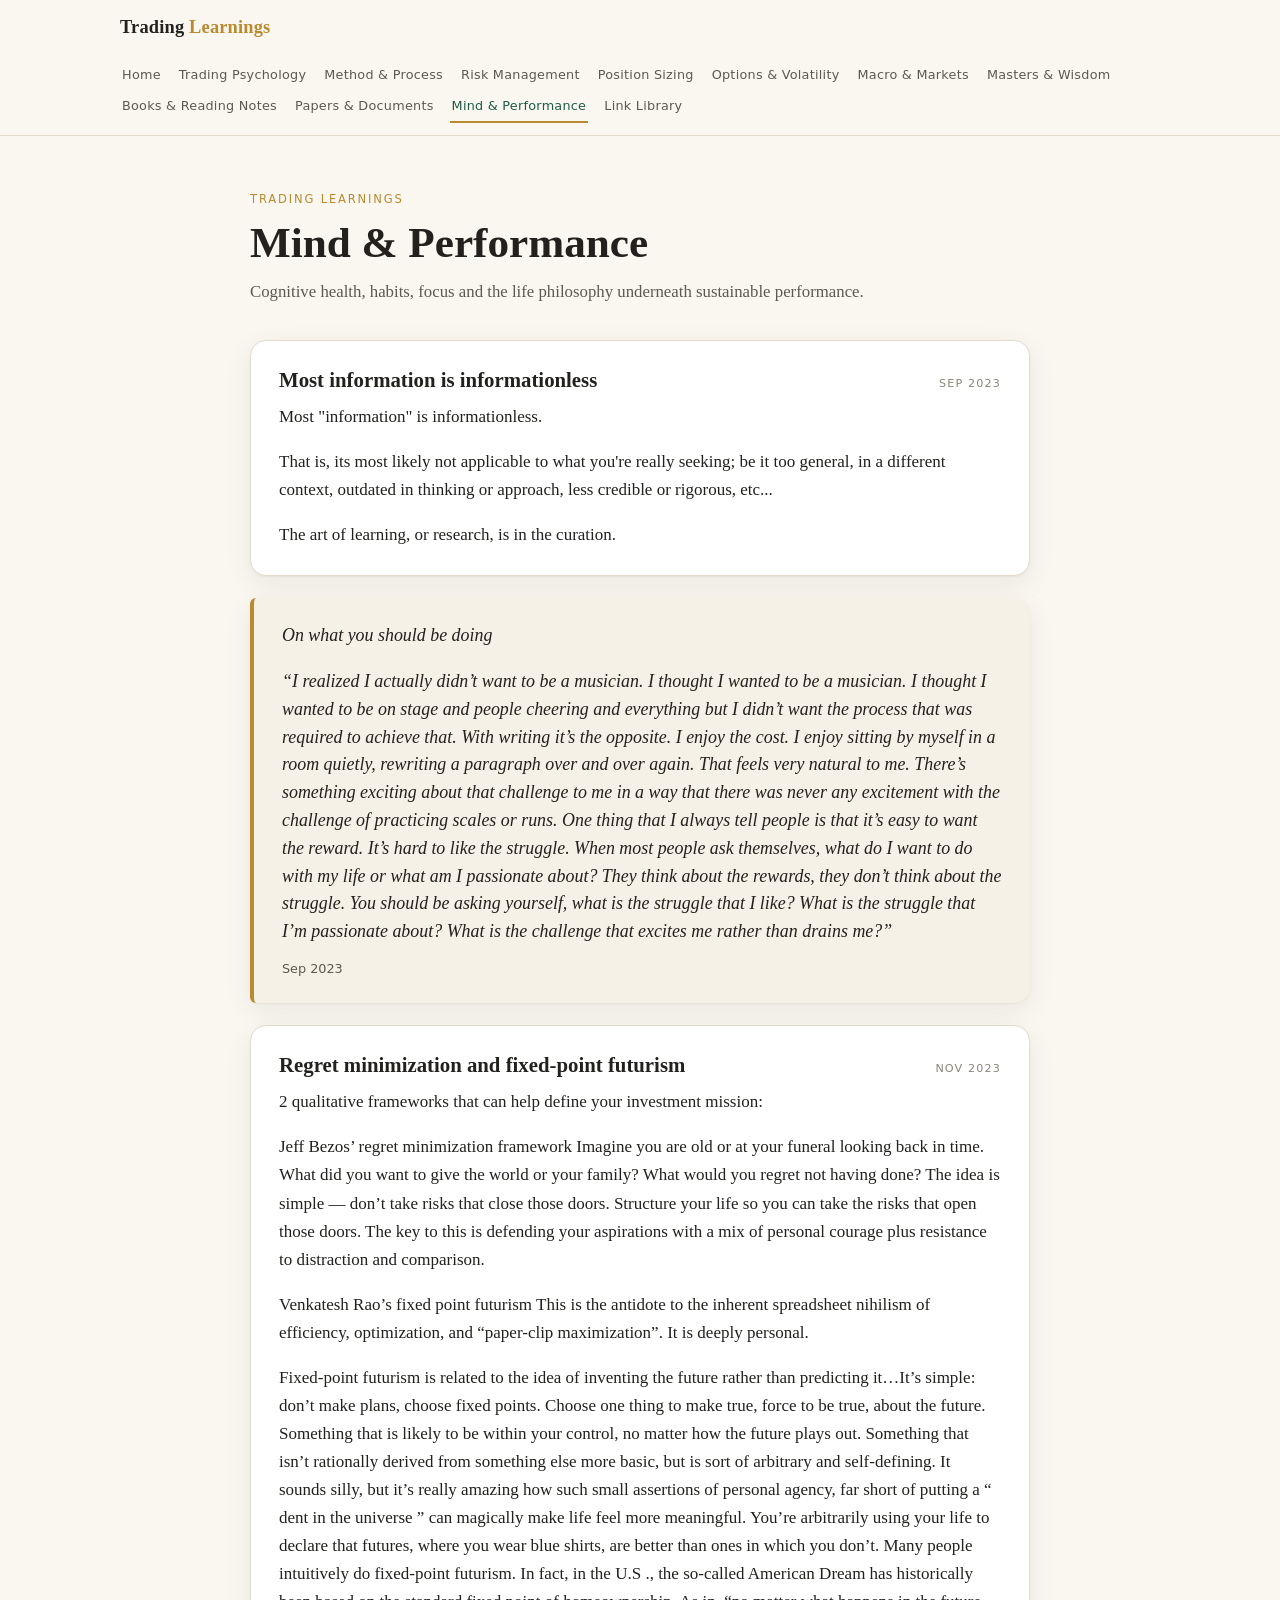
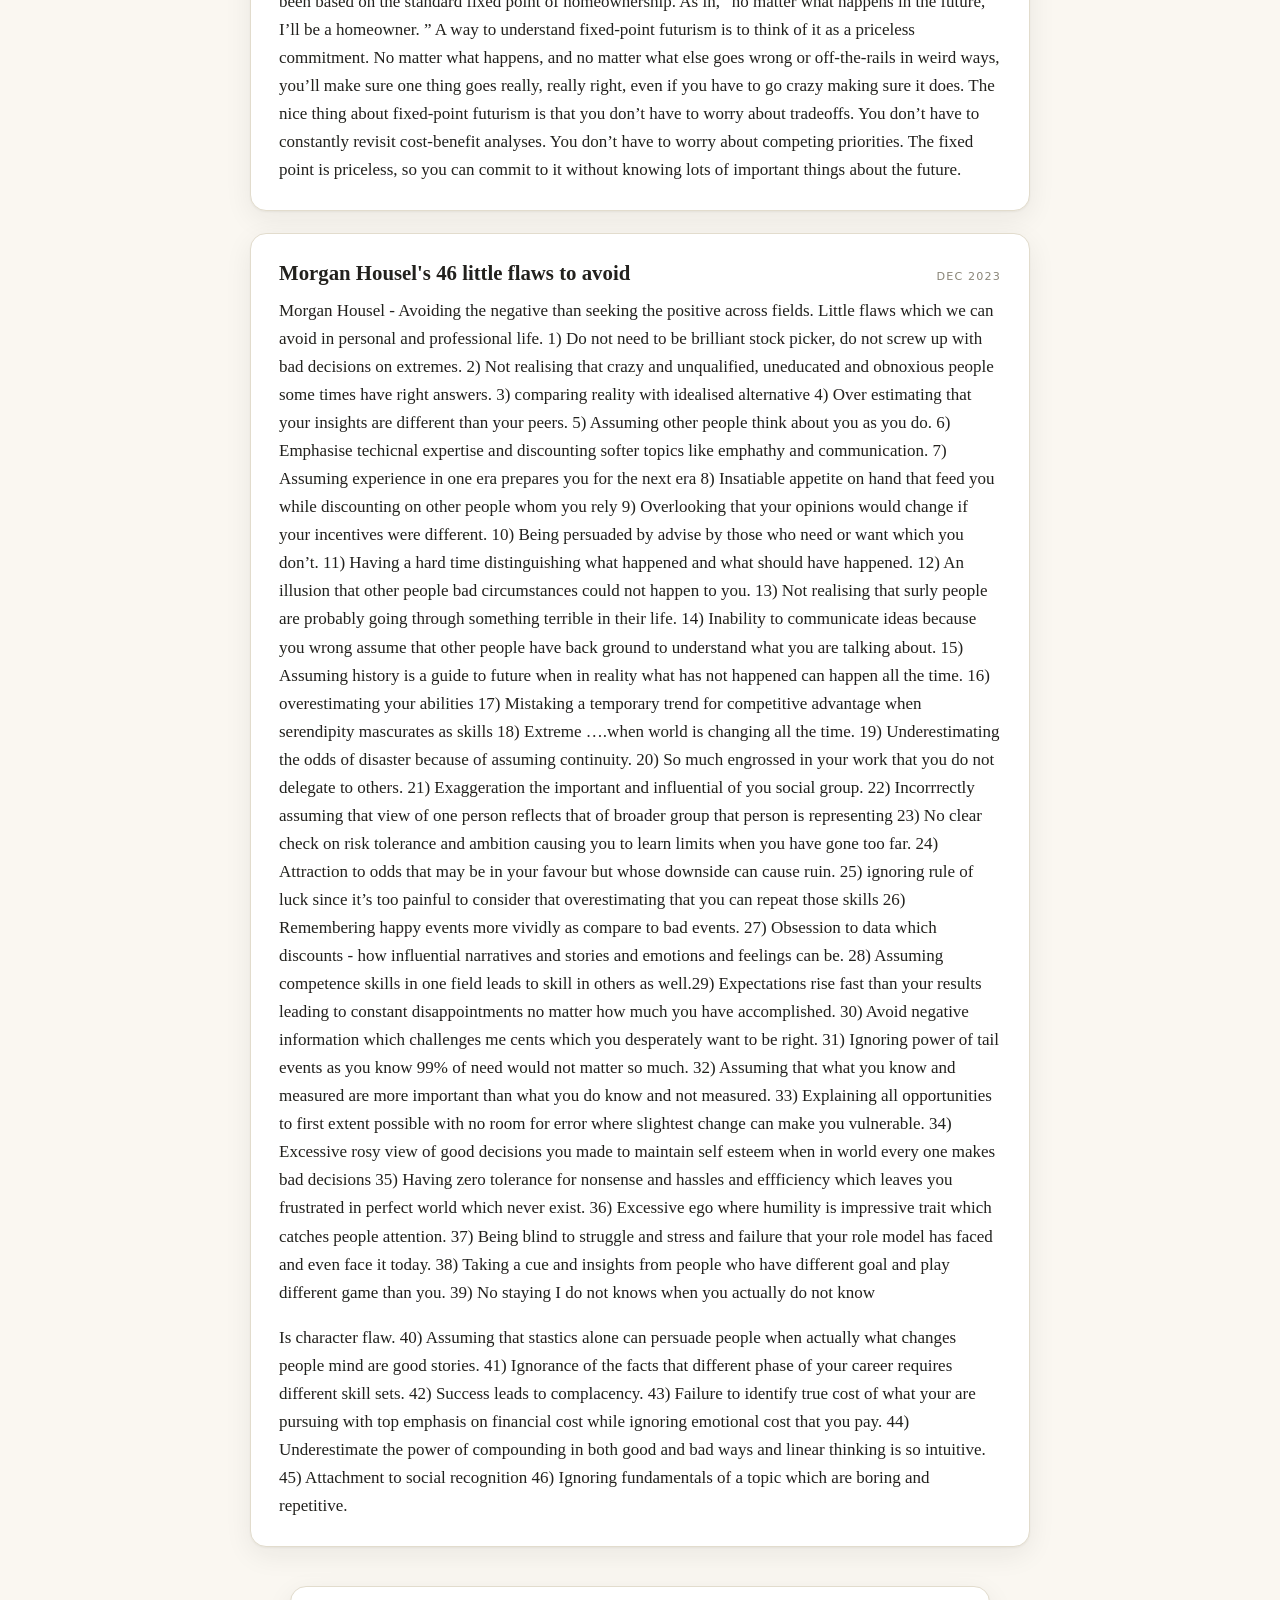
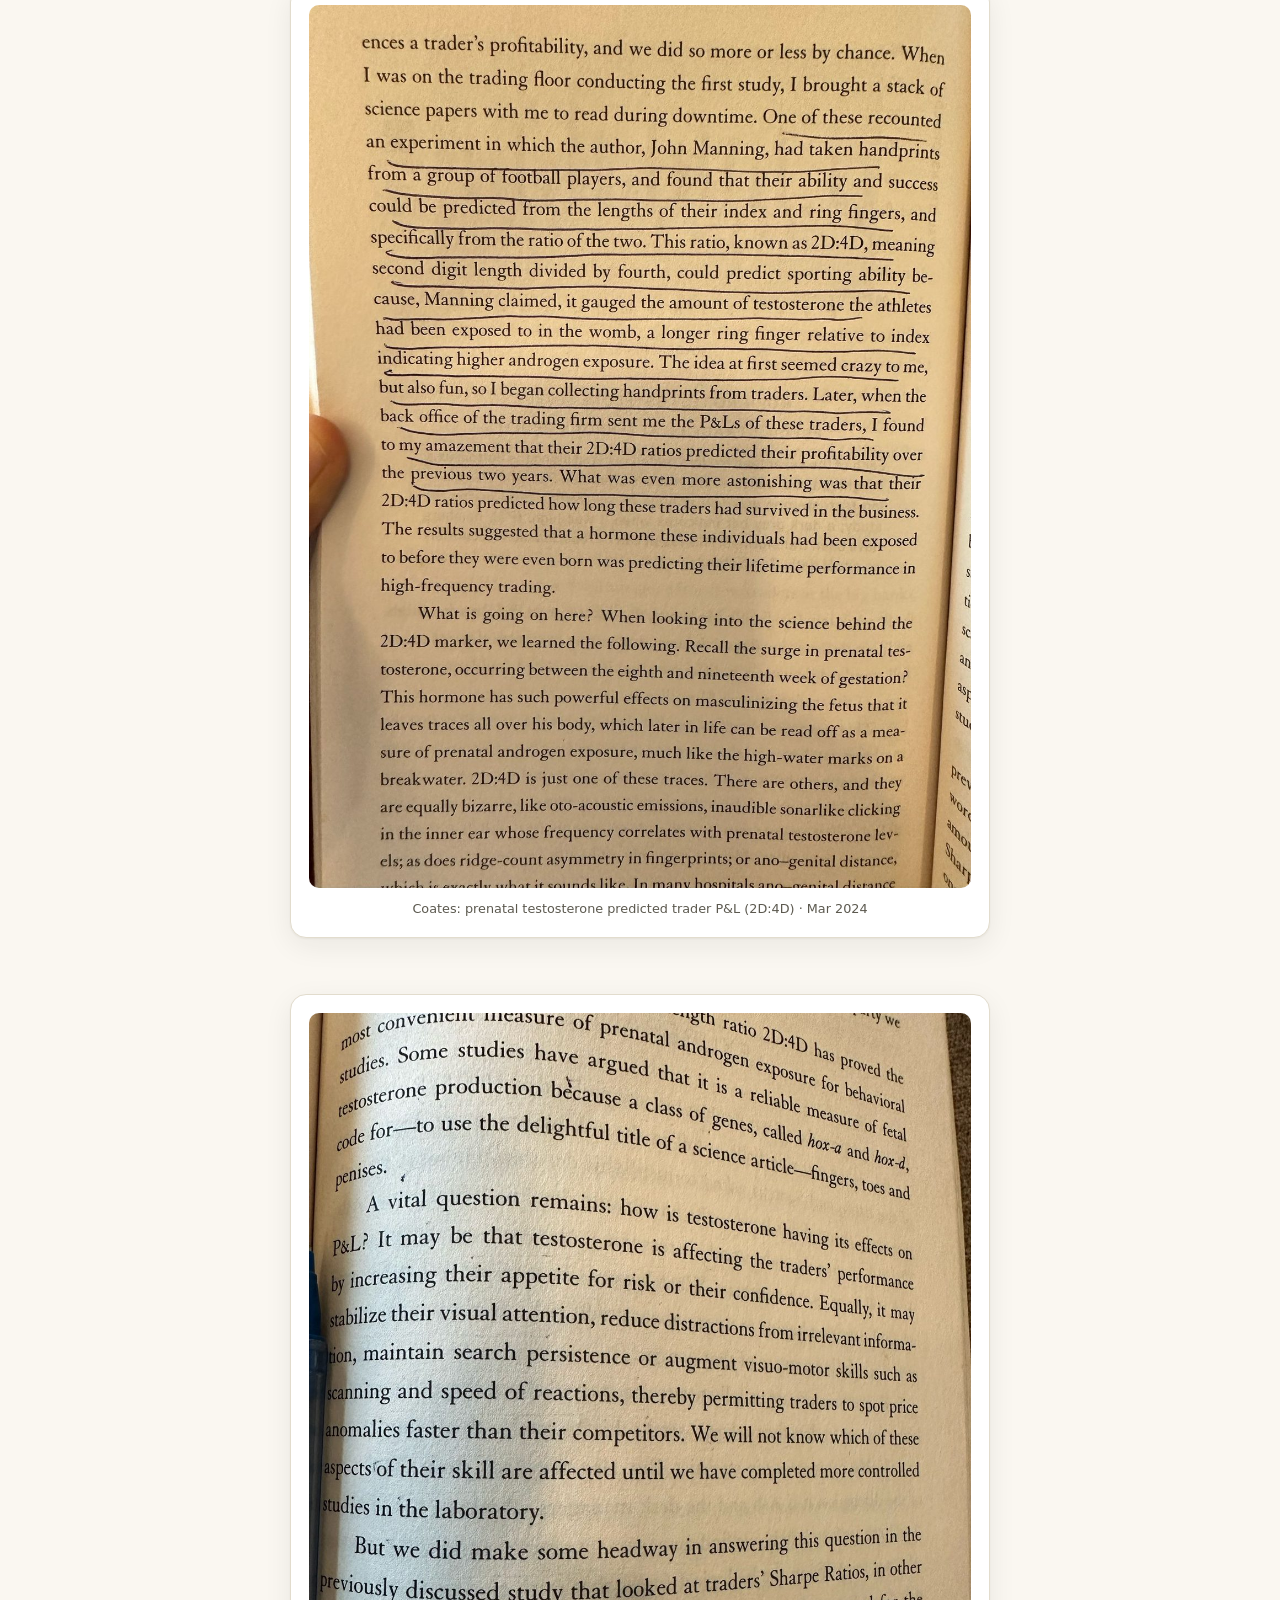
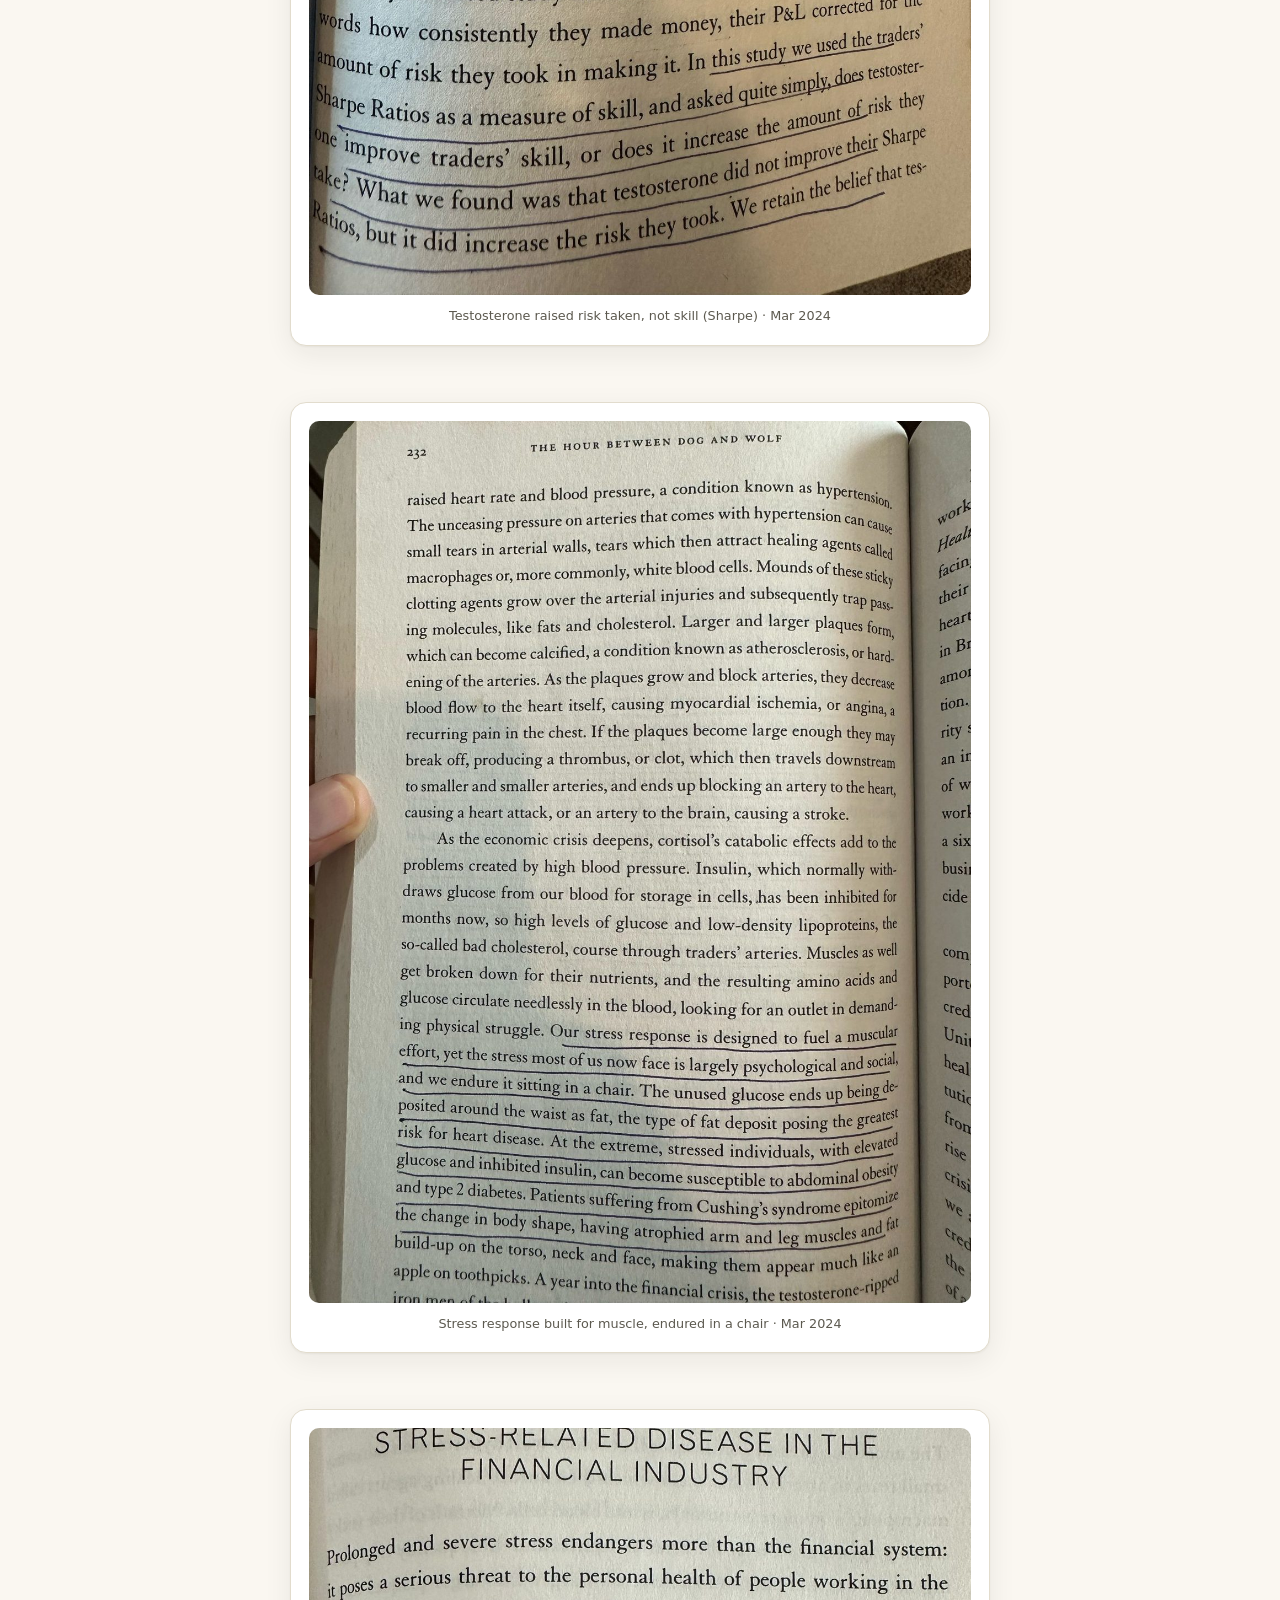
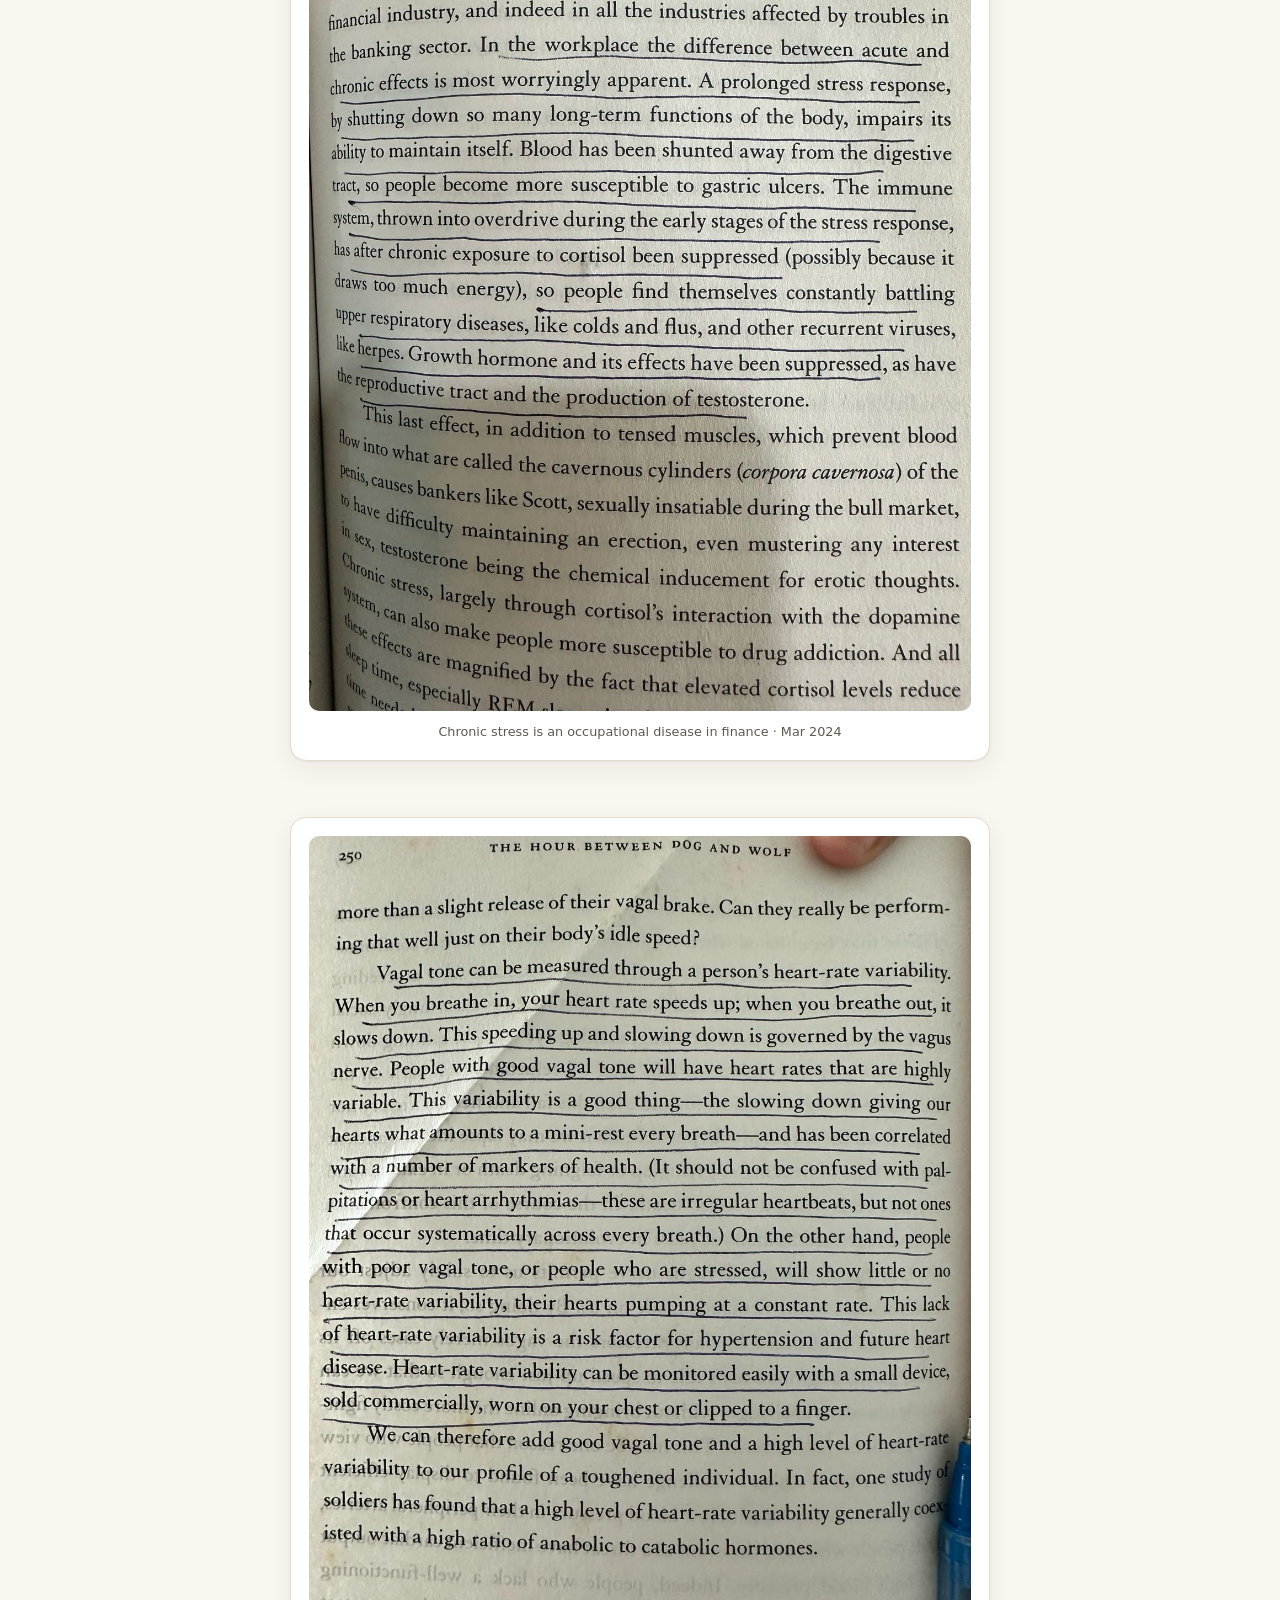
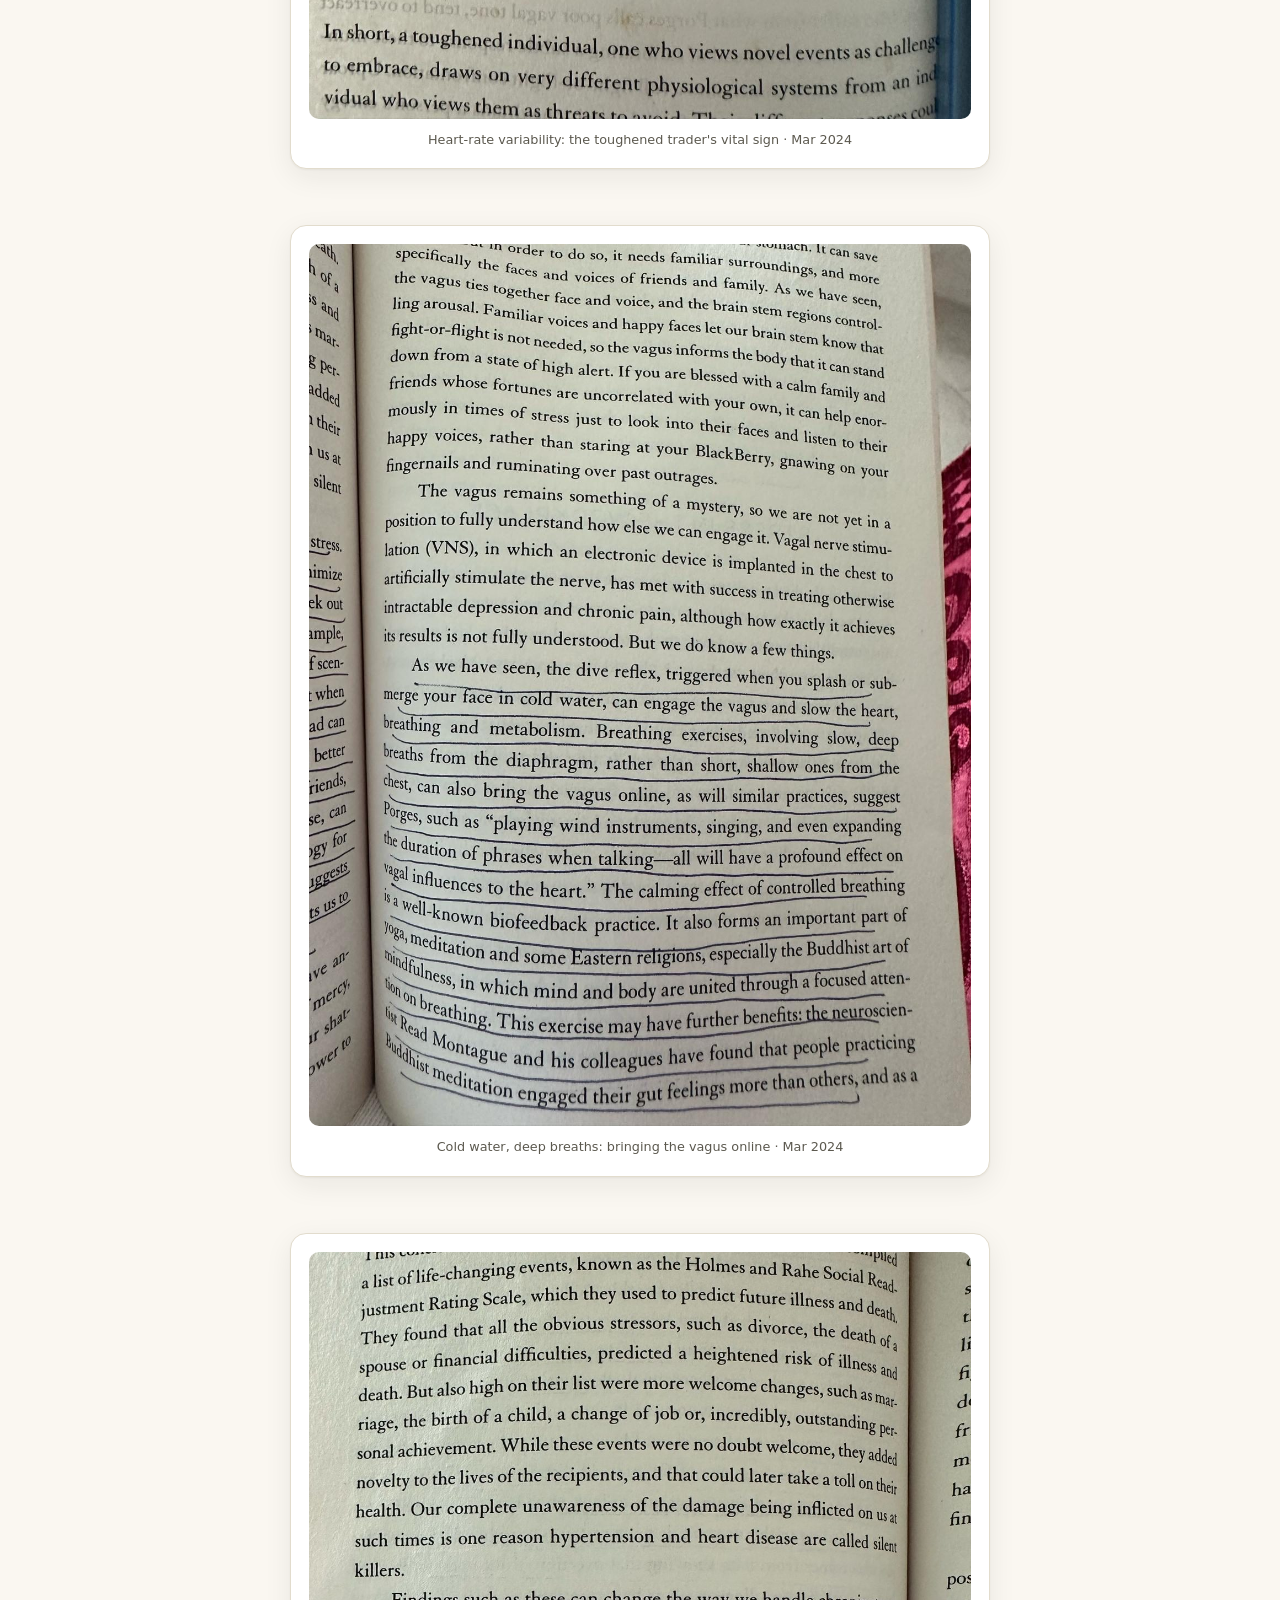
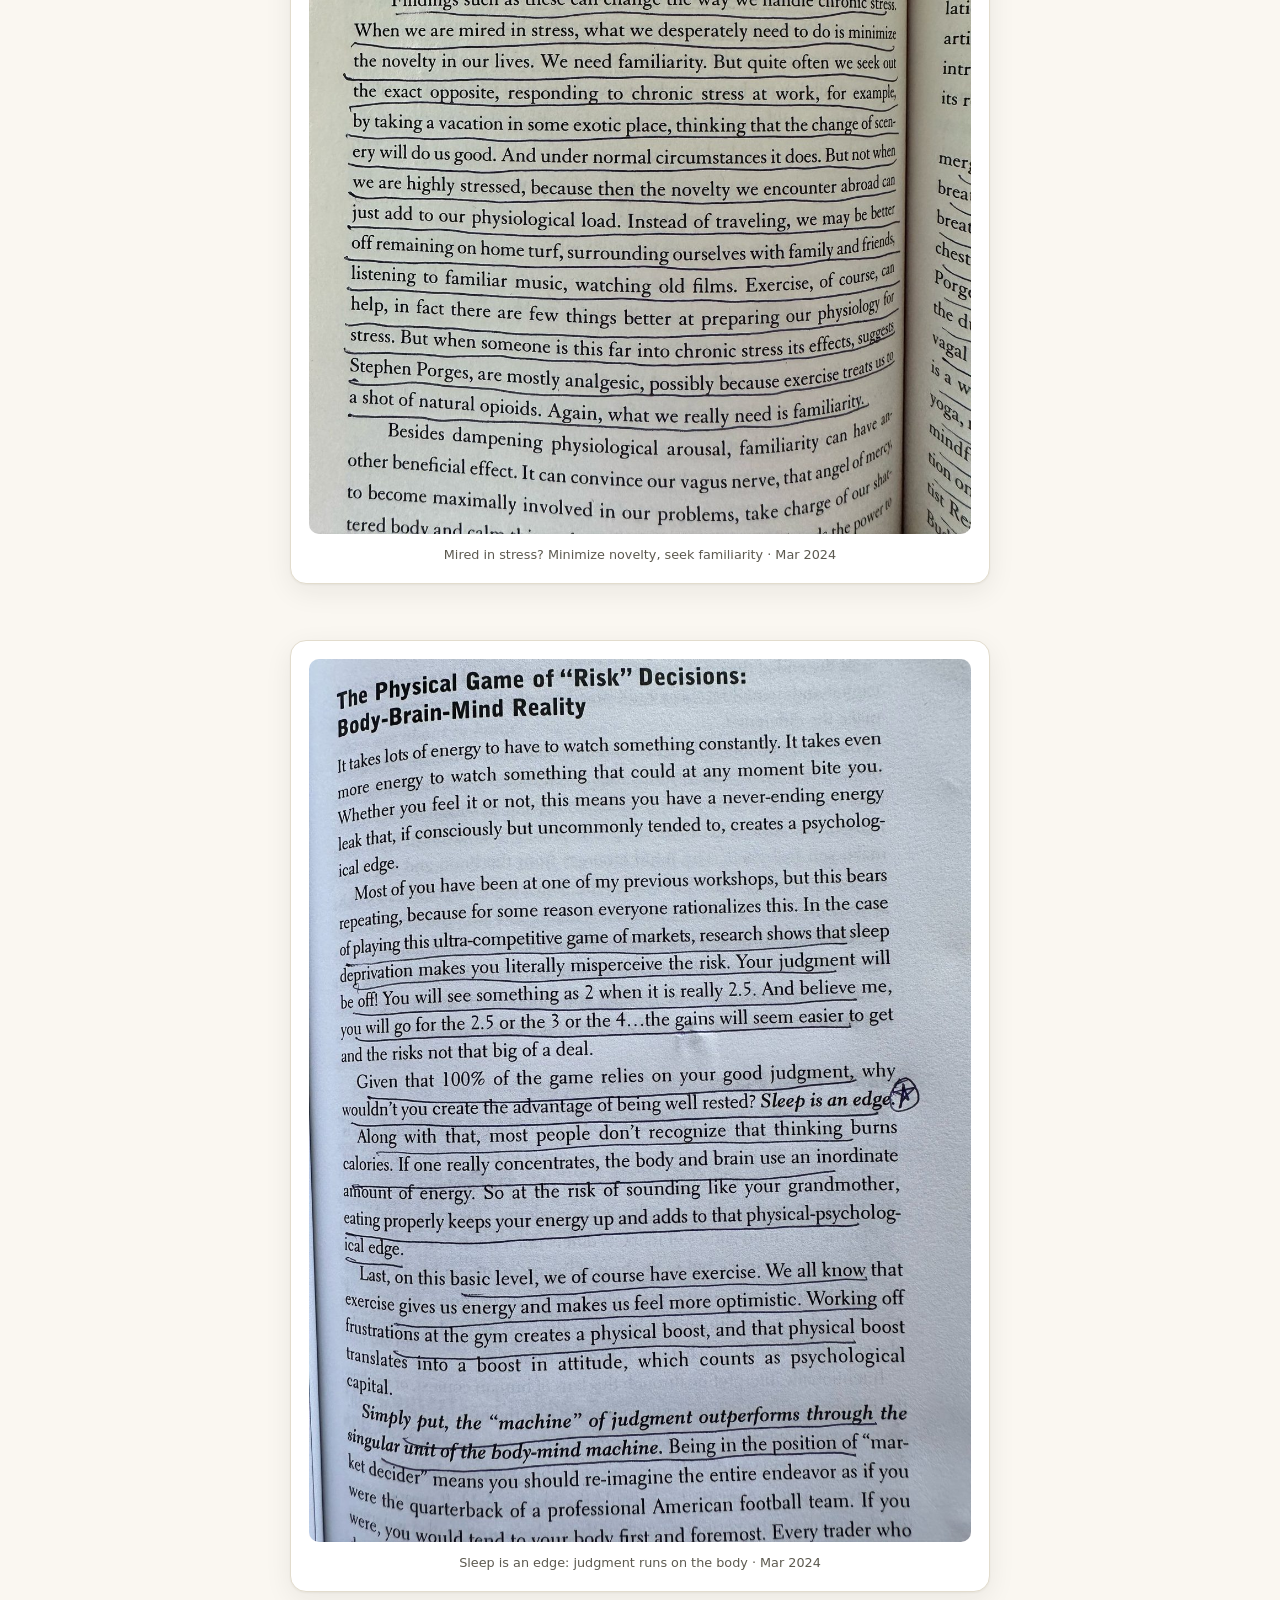
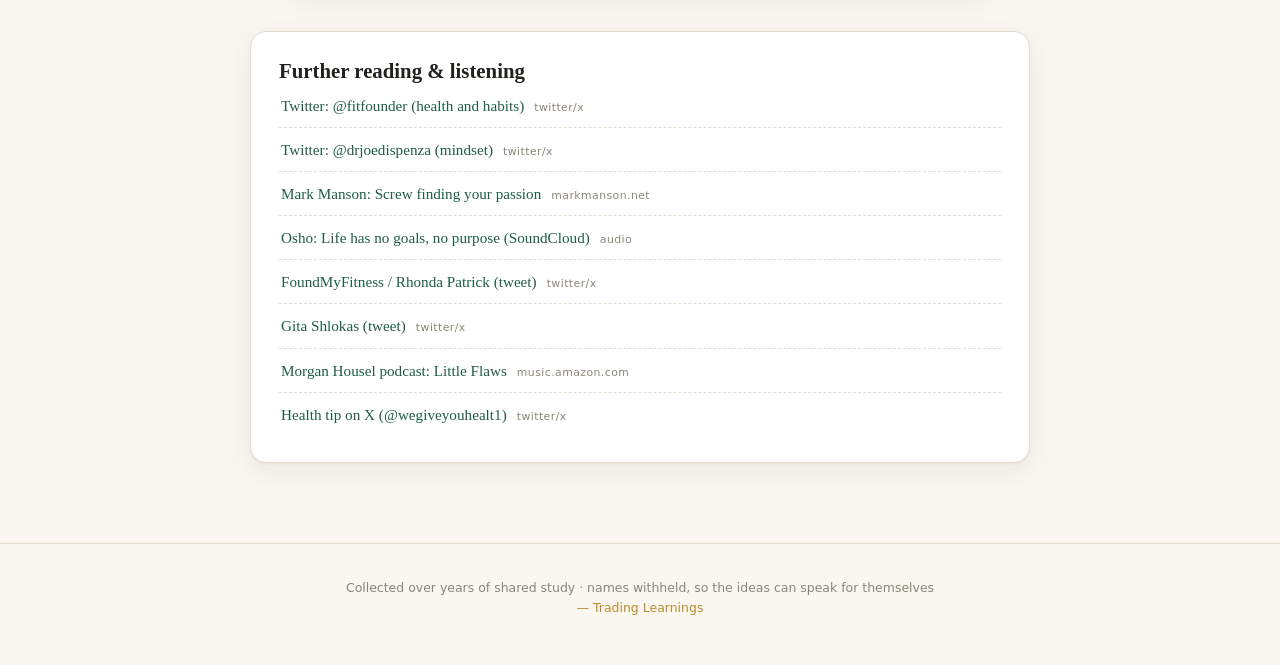
<file: performance.html>
<!DOCTYPE html>
<html lang="en">
<head>
<meta charset="utf-8">
<meta name="viewport" content="width=device-width, initial-scale=1">
<meta name="robots" content="noindex, nofollow">
<title>Mind &amp; Performance · Trading Learnings</title>
<link rel="stylesheet" href="style.css">
<link rel="icon" href="data:image/svg+xml,<svg xmlns='http://www.w3.org/2000/svg' viewBox='0 0 100 100'><text y='.9em' font-size='90'>📈</text></svg>">
</head>
<body>
<header class="masthead"><div class="masthead-inner">
<a class="brand" href="index.html">Trading <span class="tick">Learnings</span></a>
<nav class="nav"><a href="index.html">Home</a><a href="psychology.html">Trading Psychology</a><a href="method.html">Method & Process</a><a href="risk.html">Risk Management</a><a href="sizing.html">Position Sizing</a><a href="options.html">Options & Volatility</a><a href="macro.html">Macro & Markets</a><a href="wisdom.html">Masters & Wisdom</a><a href="books.html">Books & Reading Notes</a><a href="papers.html">Papers & Documents</a><a href="performance.html" class="active">Mind & Performance</a><a href="library.html">Link Library</a></nav>
</div></header>
<div class="page-head">
<div class="kicker">Trading Learnings</div>
<h1>Mind & Performance</h1>
<p class="lede">Cognitive health, habits, focus and the life philosophy underneath sustainable performance.</p>
</div>
<div class="content-col">
<article class="entry" id="n6"><div class="ehead"><h3>Most information is informationless</h3><span class="when">Sep 2023</span></div><div class="body"><p>Most "information" is informationless.</p>
<p>That is, its most likely not applicable to what you're really seeking; be it too general, in a different context, outdated in thinking or approach, less credible or rigorous, etc...</p>
<p>The art of learning, or research, is in the curation.</p></div></article>
<article class="entry quote" id="n48"><div class="body"><p>On what you should be doing</p>
<p>“I realized I actually didn’t want to be a musician. I thought I wanted to be a musician. I thought I wanted to be on stage and people cheering and everything but I didn’t want the process that was required to achieve that. With writing it’s the opposite. I enjoy the cost. I enjoy sitting by myself in a room quietly, rewriting a paragraph over and over again. That feels very natural to me. There’s something exciting about that challenge to me in a way that there was never any excitement with the challenge of practicing scales or runs. One thing that I always tell people is that it’s easy to want the reward. It’s hard to like the struggle. When most people ask themselves, what do I want to do with my life or what am I passionate about? They think about the rewards, they don’t think about the struggle. You should be asking yourself, what is the struggle that I like? What is the struggle that I’m passionate about? What is the challenge that excites me rather than drains me?”</p></div><div class="attrib">Sep 2023</div></article>
<article class="entry" id="n167"><div class="ehead"><h3>Regret minimization and fixed-point futurism</h3><span class="when">Nov 2023</span></div><div class="body"><p>2 qualitative frameworks that can help define your investment mission:</p>
<p>Jeff Bezos’ regret minimization framework Imagine you are old or at your funeral looking back in time. What did you want to give the world or your family? What would you regret not having done? The idea is simple — don’t take risks that close those doors. Structure your life so you can take the risks that open those doors. The key to this is defending your aspirations with a mix of personal courage plus resistance to distraction and comparison.</p>
<p>Venkatesh Rao’s fixed point futurism This is the antidote to the inherent spreadsheet nihilism of efficiency, optimization, and “paper-clip maximization”. It is deeply personal.</p>
<p>Fixed-point futurism is related to the idea of inventing the future rather than predicting it…It’s simple: don’t make plans, choose fixed points. Choose one thing to make true, force to be true, about the future. Something that is likely to be within your control, no matter how the future plays out. Something that isn’t rationally derived from something else more basic, but is sort of arbitrary and self-defining. It sounds silly, but it’s really amazing how such small assertions of personal agency, far short of putting a “ dent in the universe ” can magically make life feel more meaningful. You’re arbitrarily using your life to declare that futures, where you wear blue shirts, are better than ones in which you don’t. Many people intuitively do fixed-point futurism. In fact, in the U.S ., the so-called American Dream has historically been based on the standard fixed point of homeownership. As in, “no matter what happens in the future, I’ll be a homeowner. ” A way to understand fixed-point futurism is to think of it as a priceless commitment. No matter what happens, and no matter what else goes wrong or off-the-rails in weird ways, you’ll make sure one thing goes really, really right, even if you have to go crazy making sure it does. The nice thing about fixed-point futurism is that you don’t have to worry about tradeoffs. You don’t have to constantly revisit cost-benefit analyses. You don’t have to worry about competing priorities. The fixed point is priceless, so you can commit to it without knowing lots of important things about the future.</p></div></article>
<article class="entry" id="n184"><div class="ehead"><h3>Morgan Housel&#x27;s 46 little flaws to avoid</h3><span class="when">Dec 2023</span></div><div class="body"><p>Morgan Housel - Avoiding the negative than seeking the positive across fields. Little flaws which we can avoid in personal and professional life. 1) Do not need to be brilliant stock picker, do not screw up with bad decisions on extremes. 2) Not realising that crazy and unqualified, uneducated and obnoxious people some times have right answers. 3) comparing reality with idealised alternative 4) Over estimating that your insights are different than your peers. 5) Assuming other people think about you as you do. 6) Emphasise techicnal expertise and discounting softer topics like emphathy and communication. 7) Assuming experience in one era prepares you for the next era 8) Insatiable appetite on hand that feed you while discounting on other people whom you rely 9) Overlooking that your opinions would change if your incentives were different. 10) Being persuaded by advise by those who need or want which you don’t. 11) Having a hard time distinguishing what happened and what should have happened. 12) An illusion that other people bad circumstances could not happen to you. 13) Not realising that surly people are probably going through something terrible in their life. 14) Inability to communicate ideas because you wrong assume that other people have back ground to understand what you  are talking about. 15) Assuming history is a guide to future when in reality what has not happened can happen all the time. 16) overestimating your abilities 17) Mistaking a temporary trend for competitive advantage when serendipity mascurates as skills 18) Extreme ….when world is changing all the time. 19) Underestimating the odds of disaster because of assuming continuity. 20) So much engrossed in your work that you do not delegate to others. 21) Exaggeration the important and influential of you social group. 22) Incorrrectly assuming that view of one person reflects that of broader group that person is representing 23) No clear check on risk tolerance and ambition causing you to learn limits when you have gone too far. 24) Attraction to odds that may be in your favour but whose downside can cause ruin. 25) ignoring rule of luck since it’s too painful to consider that overestimating that you can repeat those skills 26) Remembering happy events more vividly as compare to bad events. 27) Obsession to data which discounts - how influential narratives and stories and emotions and feelings can be. 28) Assuming competence skills in one field leads to skill in others as well.29) Expectations rise fast than your results leading to constant disappointments no matter how much you have accomplished. 30) Avoid negative information which challenges me cents which you desperately want to be right. 31) Ignoring power of tail events as you know 99% of need would not matter so much. 32) Assuming that what you know and measured are more important than what you do know and not measured. 33) Explaining all opportunities to first extent possible with no room for error where slightest change can make you vulnerable. 34) Excessive rosy view of good decisions you made to maintain self esteem when in world every one makes bad decisions 35) Having zero tolerance for nonsense and hassles and effficiency which leaves you frustrated in perfect world which never exist. 36) Excessive ego where humility is impressive trait which catches people attention. 37) Being blind to struggle and stress and failure that your role model has faced and even face it today. 38) Taking a cue and insights from people who have different goal and play different game than you. 39) No staying I do not knows when you actually do not know</p>
<p>Is character flaw. 40) Assuming that stastics alone can persuade people when actually what changes people mind are good stories. 41) Ignorance of the facts that different phase of your career requires different skill sets. 42) Success leads to complacency. 43) Failure to identify true cost of what your are pursuing with top emphasis on financial cost while ignoring emotional cost that you pay. 44) Underestimate the power of compounding in both good and bad ways and linear thinking is so intuitive. 45) Attachment to social recognition 46) Ignoring fundamentals of a topic which are boring and repetitive.</p></div></article>
<figure class="entry figure" id="n322"><img src="assets/img/p0322.jpg" data-full="assets/img/p0322.jpg" data-cap="Coates: prenatal testosterone predicted trader P&amp;L (2D:4D)" alt="Coates: prenatal testosterone predicted trader P&amp;L (2D:4D)" loading="lazy"><figcaption>Coates: prenatal testosterone predicted trader P&amp;L (2D:4D) · Mar 2024</figcaption></figure>
<figure class="entry figure" id="n323"><img src="assets/img/p0323.jpg" data-full="assets/img/p0323.jpg" data-cap="Testosterone raised risk taken, not skill (Sharpe)" alt="Testosterone raised risk taken, not skill (Sharpe)" loading="lazy"><figcaption>Testosterone raised risk taken, not skill (Sharpe) · Mar 2024</figcaption></figure>
<figure class="entry figure" id="n324"><img src="assets/img/p0324.jpg" data-full="assets/img/p0324.jpg" data-cap="Stress response built for muscle, endured in a chair" alt="Stress response built for muscle, endured in a chair" loading="lazy"><figcaption>Stress response built for muscle, endured in a chair · Mar 2024</figcaption></figure>
<figure class="entry figure" id="n325"><img src="assets/img/p0325.jpg" data-full="assets/img/p0325.jpg" data-cap="Chronic stress is an occupational disease in finance" alt="Chronic stress is an occupational disease in finance" loading="lazy"><figcaption>Chronic stress is an occupational disease in finance · Mar 2024</figcaption></figure>
<figure class="entry figure" id="n326"><img src="assets/img/p0326.jpg" data-full="assets/img/p0326.jpg" data-cap="Heart-rate variability: the toughened trader&#x27;s vital sign" alt="Heart-rate variability: the toughened trader&#x27;s vital sign" loading="lazy"><figcaption>Heart-rate variability: the toughened trader&#x27;s vital sign · Mar 2024</figcaption></figure>
<figure class="entry figure" id="n327"><img src="assets/img/p0327.jpg" data-full="assets/img/p0327.jpg" data-cap="Cold water, deep breaths: bringing the vagus online" alt="Cold water, deep breaths: bringing the vagus online" loading="lazy"><figcaption>Cold water, deep breaths: bringing the vagus online · Mar 2024</figcaption></figure>
<figure class="entry figure" id="n328"><img src="assets/img/p0328.jpg" data-full="assets/img/p0328.jpg" data-cap="Mired in stress? Minimize novelty, seek familiarity" alt="Mired in stress? Minimize novelty, seek familiarity" loading="lazy"><figcaption>Mired in stress? Minimize novelty, seek familiarity · Mar 2024</figcaption></figure>
<figure class="entry figure" id="n329"><img src="assets/img/p0329.jpg" data-full="assets/img/p0329.jpg" data-cap="Sleep is an edge: judgment runs on the body" alt="Sleep is an edge: judgment runs on the body" loading="lazy"><figcaption>Sleep is an edge: judgment runs on the body · Mar 2024</figcaption></figure>
<div class="entry" id="fr"><h3>Further reading &amp; listening</h3><ul class="lib-list"><li><a href="https://twitter.com/fitfounder/status/1597592029692928001" rel="noopener" target="_blank">Twitter: @fitfounder (health and habits)</a><span class="dom">twitter/x</span></li><li><a href="https://twitter.com/drjoedispenza/status/1617623380135378945" rel="noopener" target="_blank">Twitter: @drjoedispenza (mindset)</a><span class="dom">twitter/x</span></li><li><a href="https://markmanson.net/screw-finding-your-passion" rel="noopener" target="_blank">Mark Manson: Screw finding your passion</a><span class="dom">markmanson.net</span></li><li><a href="https://soundcloud.com/tommy-james-14/life-has-no-goals-no-purpose-osho" rel="noopener" target="_blank">Osho: Life has no goals, no purpose (SoundCloud)</a><span class="dom">audio</span></li><li><a href="https://x.com/foundmyfitness/status/1720909942709002610" rel="noopener" target="_blank">FoundMyFitness / Rhonda Patrick (tweet)</a><span class="dom">twitter/x</span></li><li><a href="https://x.com/gitashlokas/status/1726156841355526267" rel="noopener" target="_blank">Gita Shlokas (tweet)</a><span class="dom">twitter/x</span></li><li><a href="https://music.amazon.com/podcasts/975a737d-26b4-4593-881a-a13fa01917b9/episodes/d6c3c206-47d1-4786-959c-82049e09208a/the-morgan-housel-podcast-little-flaws" rel="noopener" target="_blank">Morgan Housel podcast: Little Flaws</a><span class="dom">music.amazon.com</span></li><li><a href="https://x.com/wegiveyouhealt1/status/1736053247725740223" rel="noopener" target="_blank">Health tip on X (@wegiveyouhealt1)</a><span class="dom">twitter/x</span></li></ul></div>
</div>
<footer class="footer">Collected over years of shared study · names withheld, so the ideas can speak for themselves<br>
<span class="sig">— Trading Learnings</span></footer>
<script src="site.js"></script>
</body>
</html>
</file>
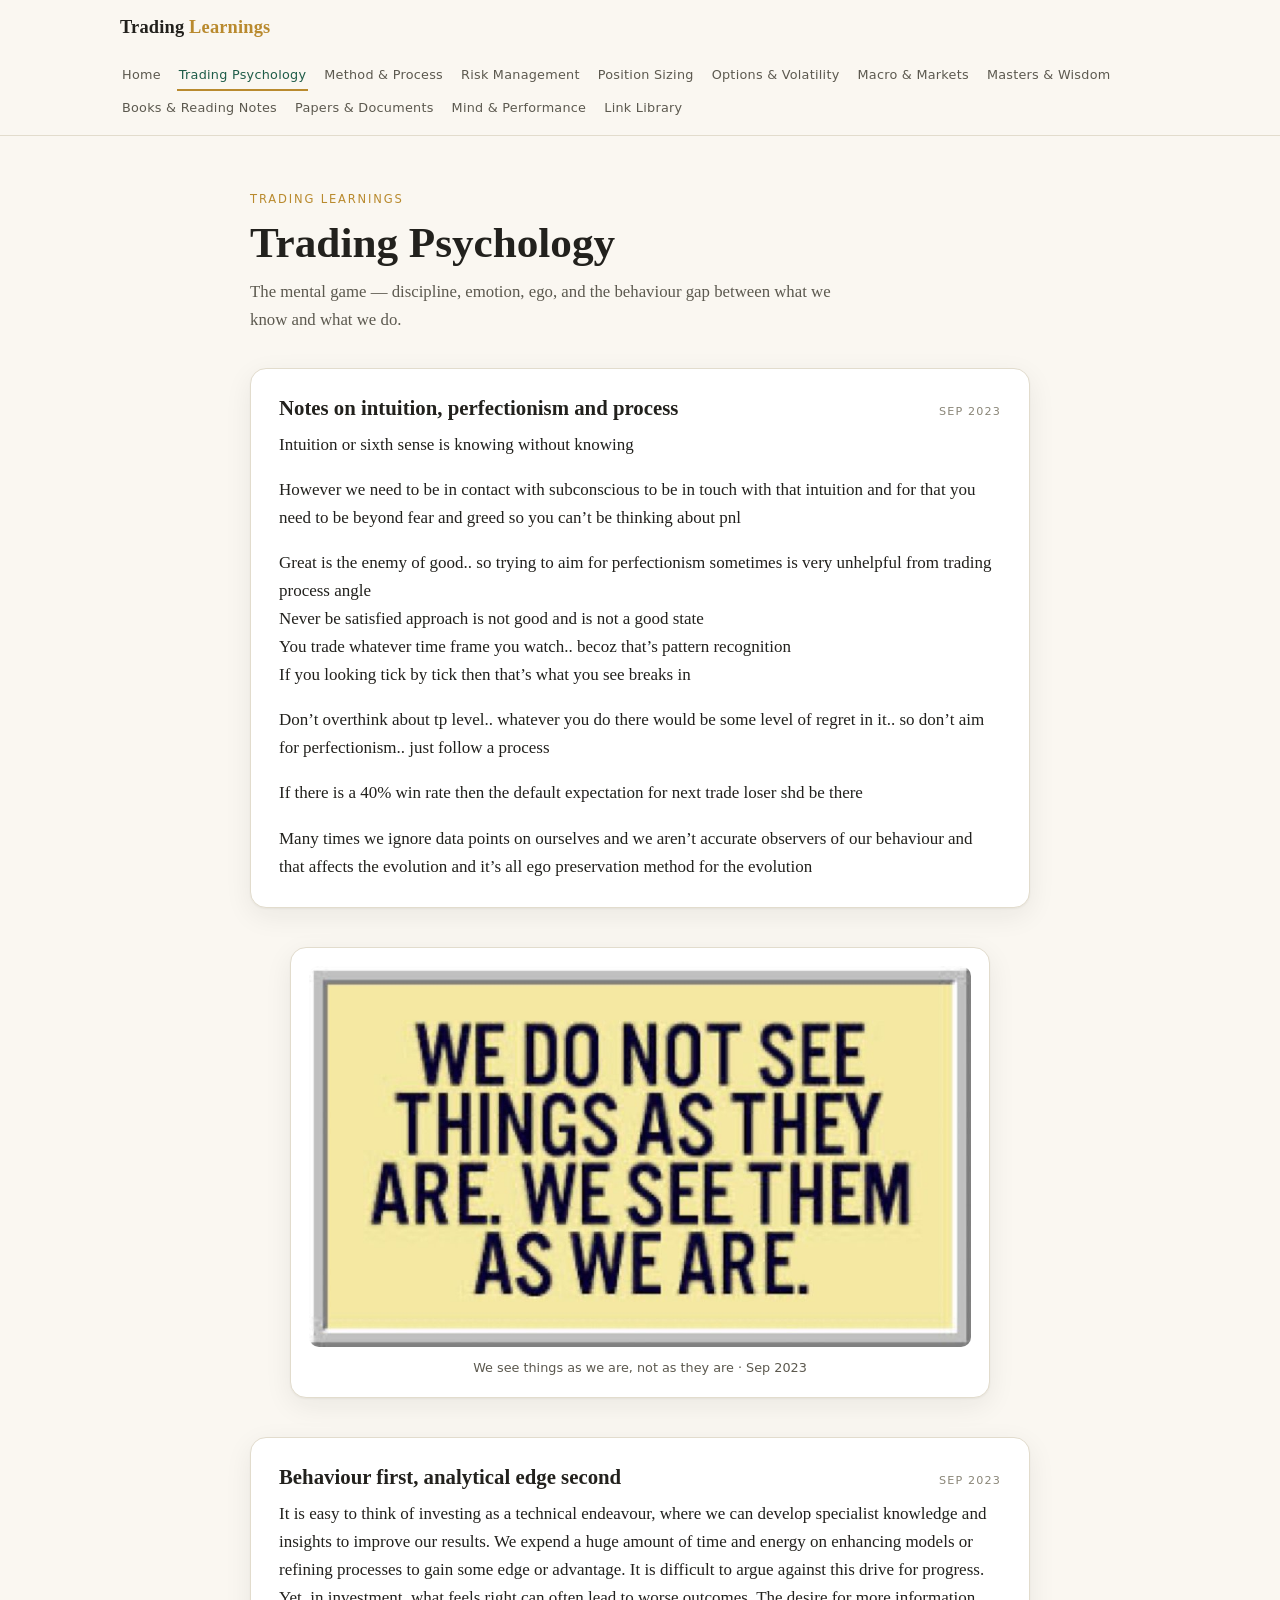
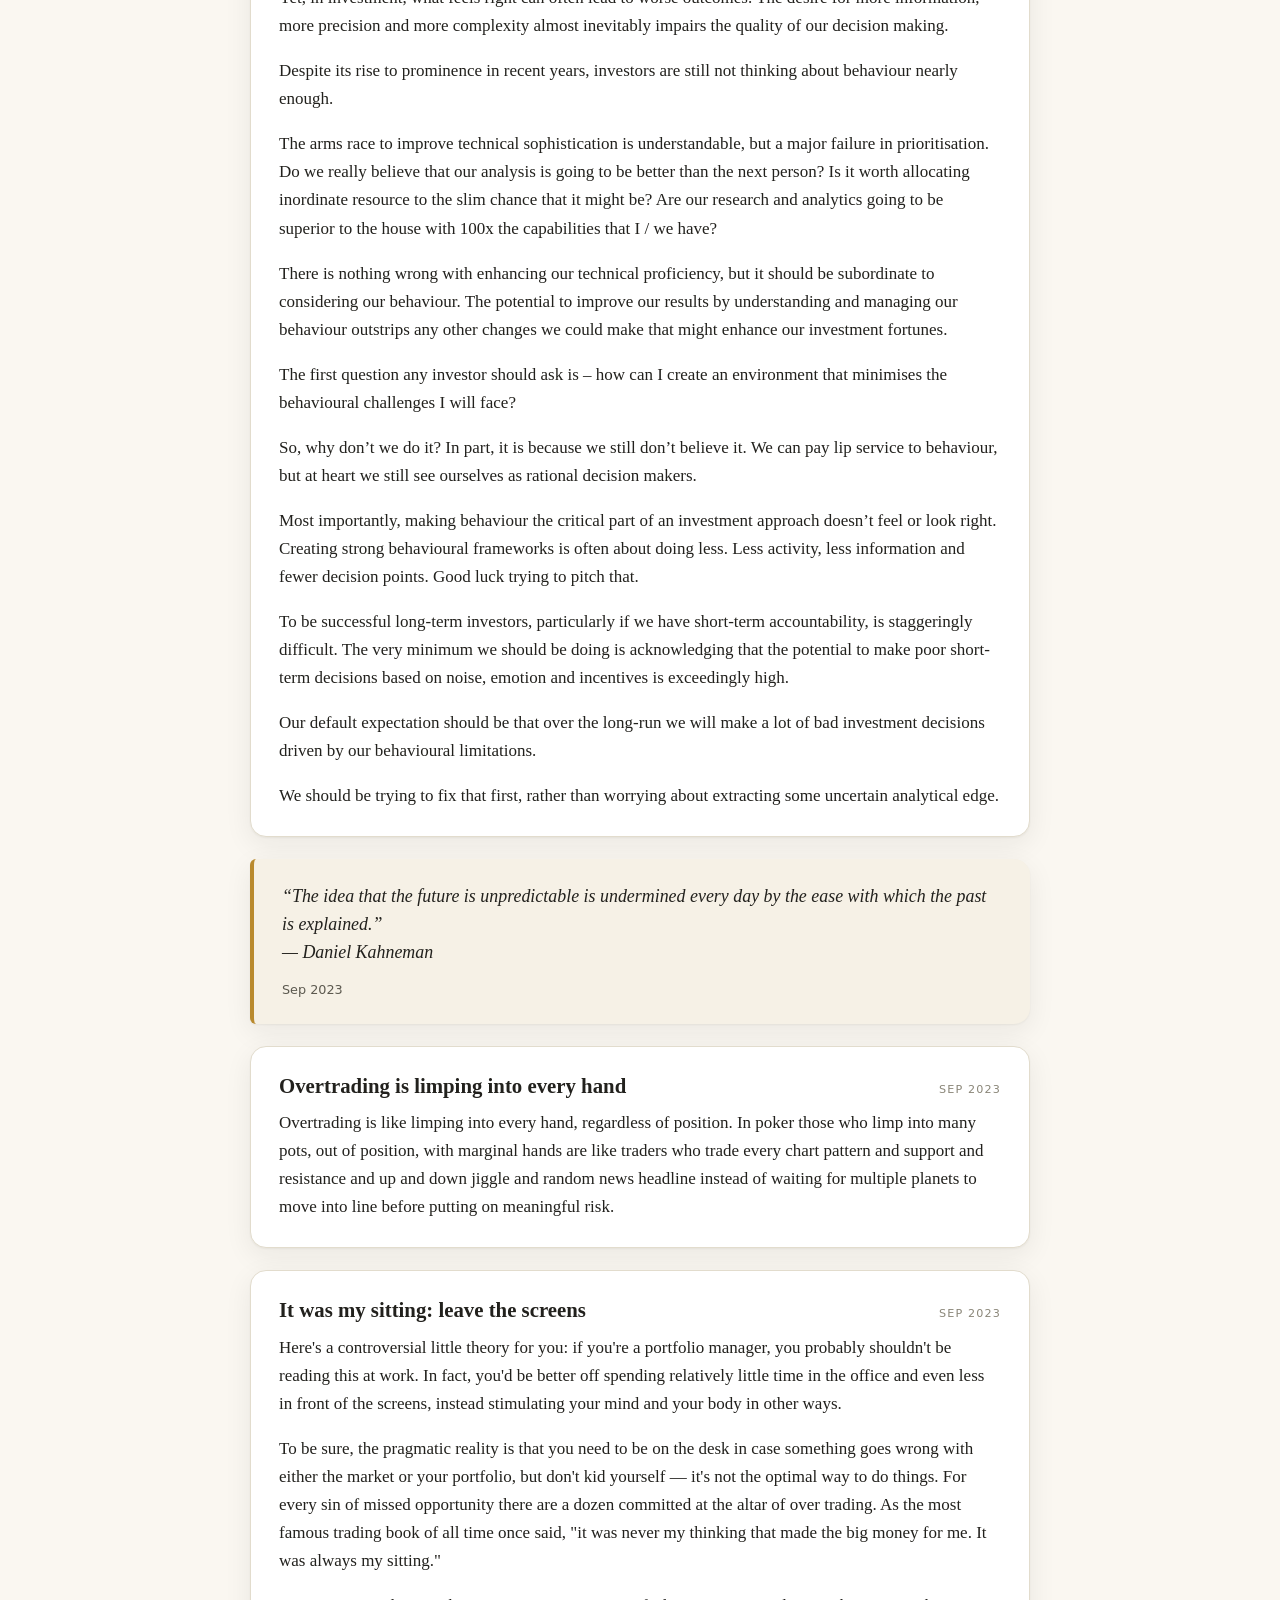
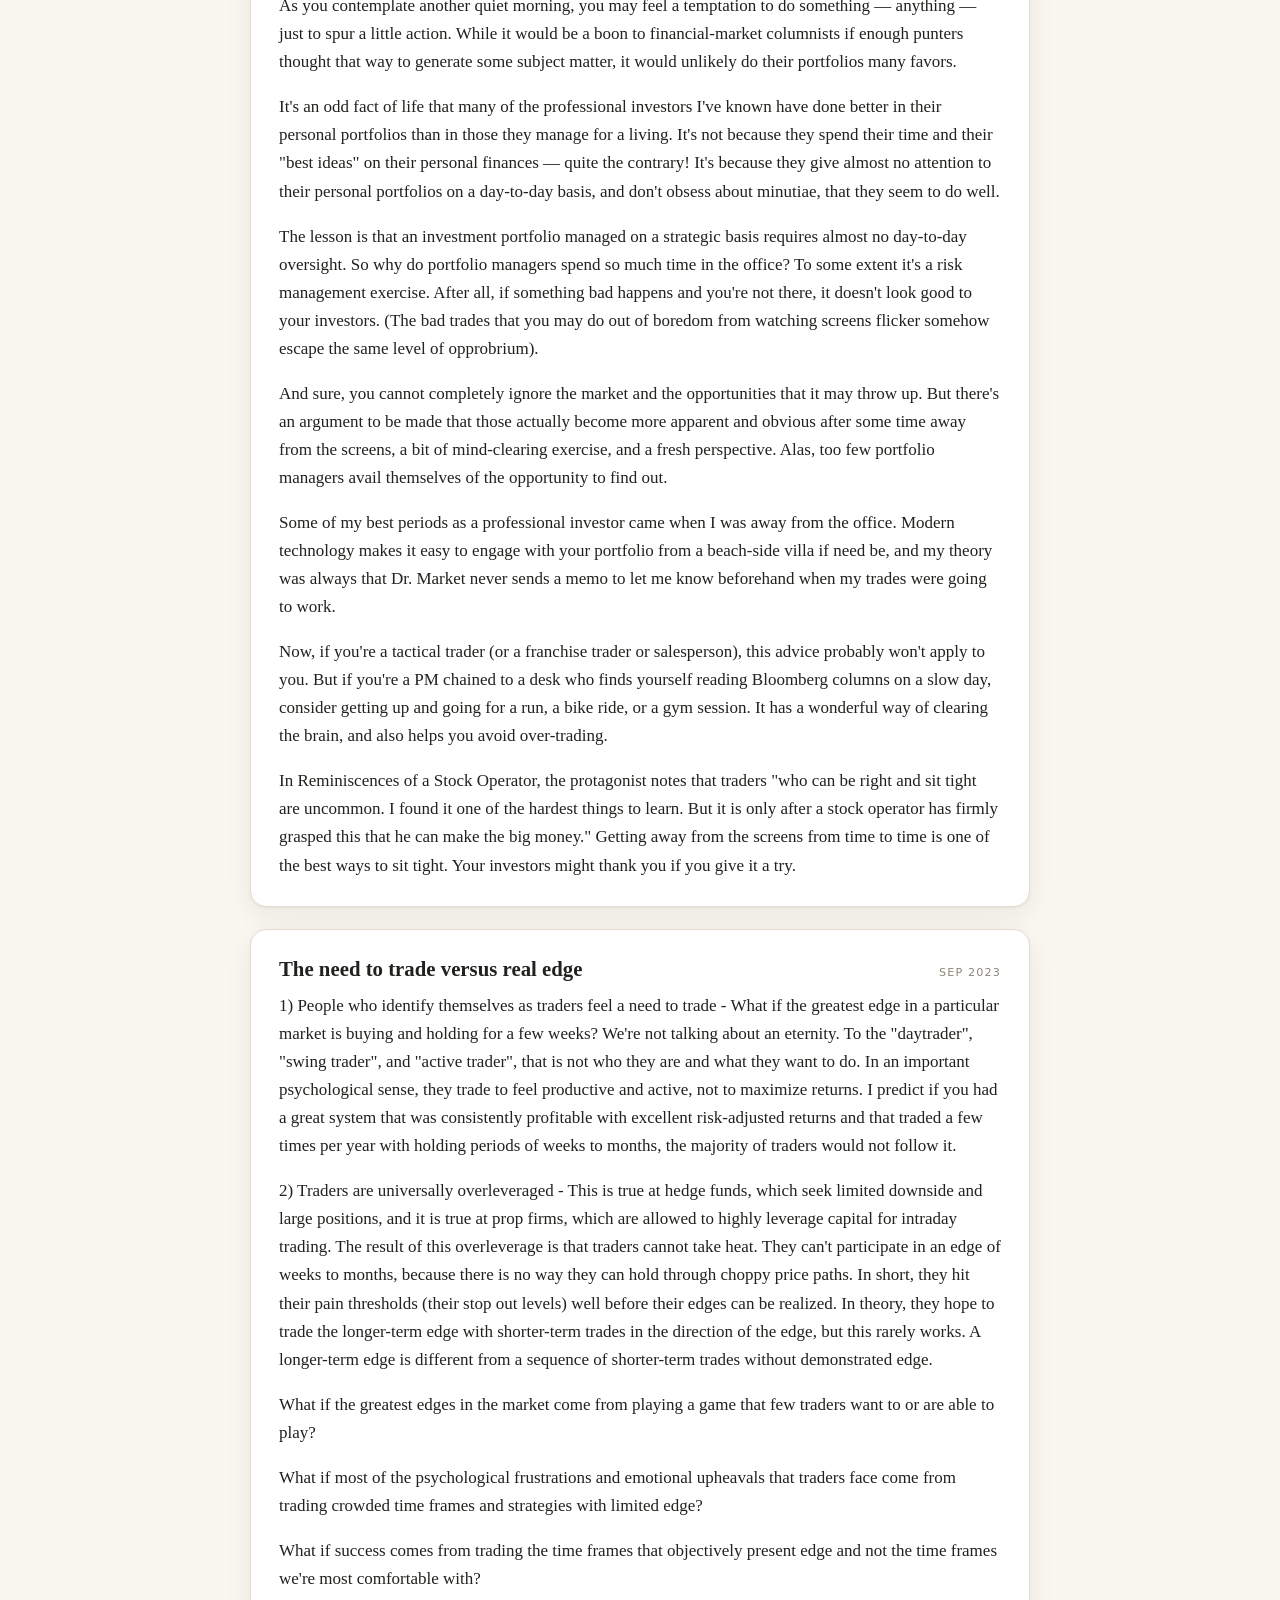
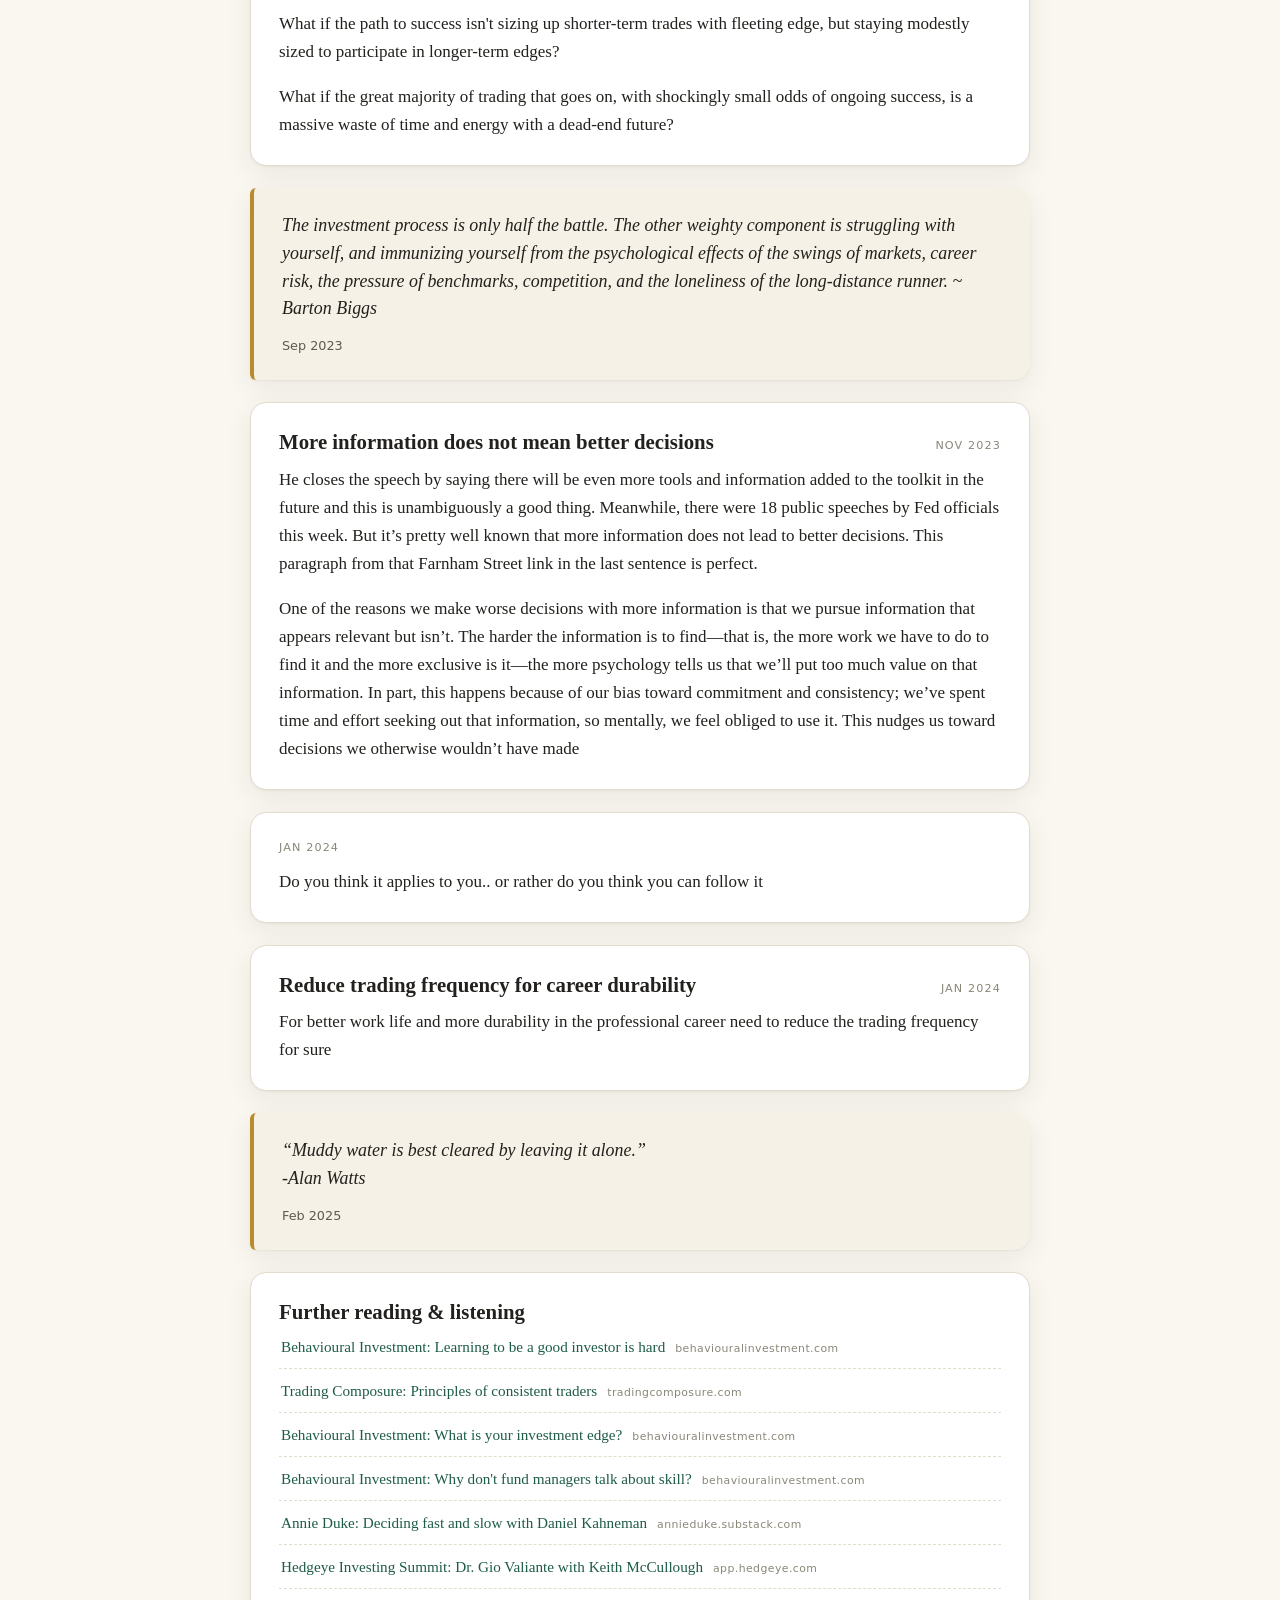
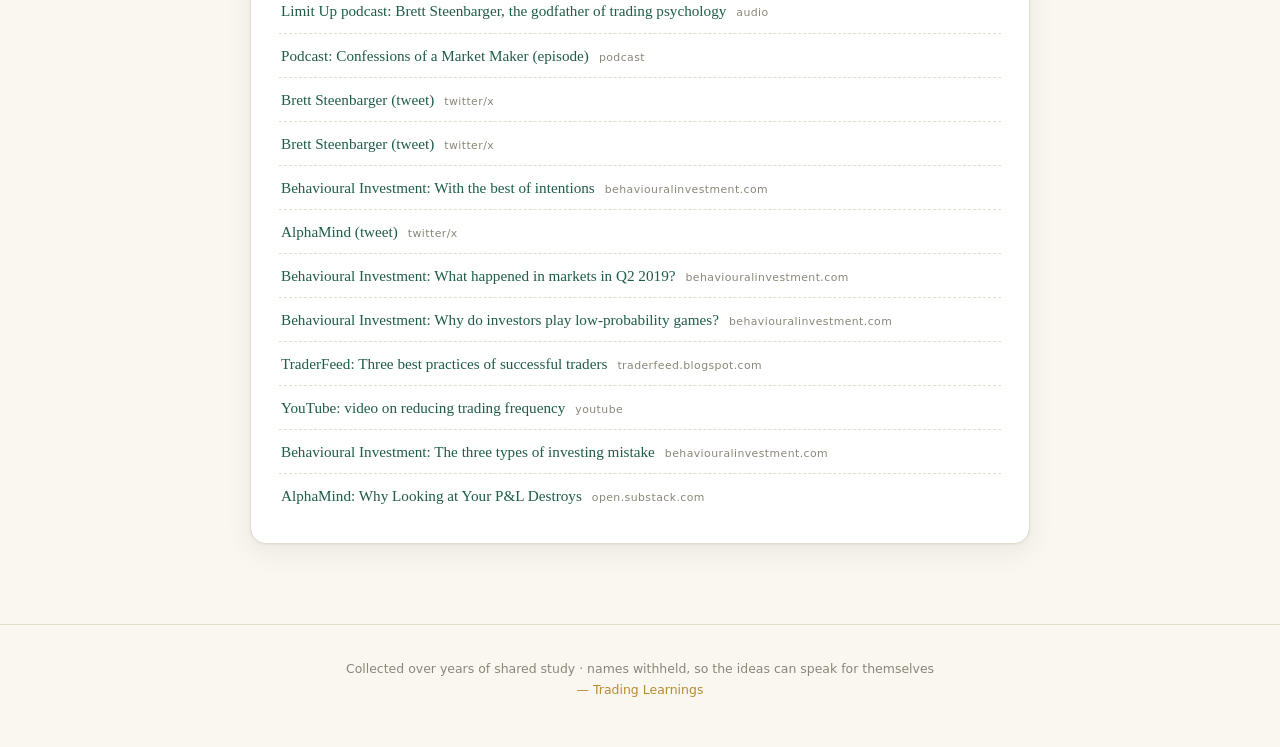
<file: psychology.html>
<!DOCTYPE html>
<html lang="en">
<head>
<meta charset="utf-8">
<meta name="viewport" content="width=device-width, initial-scale=1">
<meta name="robots" content="noindex, nofollow">
<title>Trading Psychology · Trading Learnings</title>
<link rel="stylesheet" href="style.css">
<link rel="icon" href="data:image/svg+xml,<svg xmlns='http://www.w3.org/2000/svg' viewBox='0 0 100 100'><text y='.9em' font-size='90'>📈</text></svg>">
</head>
<body>
<header class="masthead"><div class="masthead-inner">
<a class="brand" href="index.html">Trading <span class="tick">Learnings</span></a>
<nav class="nav"><a href="index.html">Home</a><a href="psychology.html" class="active">Trading Psychology</a><a href="method.html">Method & Process</a><a href="risk.html">Risk Management</a><a href="sizing.html">Position Sizing</a><a href="options.html">Options & Volatility</a><a href="macro.html">Macro & Markets</a><a href="wisdom.html">Masters & Wisdom</a><a href="books.html">Books & Reading Notes</a><a href="papers.html">Papers & Documents</a><a href="performance.html">Mind & Performance</a><a href="library.html">Link Library</a></nav>
</div></header>
<div class="page-head">
<div class="kicker">Trading Learnings</div>
<h1>Trading Psychology</h1>
<p class="lede">The mental game — discipline, emotion, ego, and the behaviour gap between what we know and what we do.</p>
</div>
<div class="content-col">
<article class="entry" id="n7"><div class="ehead"><h3>Notes on intuition, perfectionism and process</h3><span class="when">Sep 2023</span></div><div class="body"><p>Intuition or sixth sense is knowing without knowing</p>
<p>However we need to be in contact with subconscious to be in touch with that intuition and for that you need to be beyond fear and greed so you can’t be thinking about pnl</p>
<p>Great is the enemy of good.. so trying to aim for perfectionism sometimes is very unhelpful from trading process angle<br>Never be satisfied approach is not good and is not a good state<br>You trade whatever time frame you watch.. becoz that’s pattern recognition<br>If you looking tick by tick then that’s what you see breaks in</p>
<p>Don’t overthink about tp level.. whatever you do there would be some level of regret in it.. so don’t aim for perfectionism.. just follow a process</p>
<p>If there is a 40% win rate then the default expectation for next trade loser shd be there</p>
<p>Many times we ignore data points on ourselves and we aren’t accurate observers of our behaviour and that affects the evolution and it’s all ego preservation method for the evolution</p></div></article>
<figure class="entry figure" id="n9"><img src="assets/img/p0009.jpg" data-full="assets/img/p0009.jpg" data-cap="We see things as we are, not as they are" alt="We see things as we are, not as they are" loading="lazy"><figcaption>We see things as we are, not as they are · Sep 2023</figcaption></figure>
<article class="entry" id="n14"><div class="ehead"><h3>Behaviour first, analytical edge second</h3><span class="when">Sep 2023</span></div><div class="body"><p>It is easy to think of investing as a technical endeavour, where we can develop specialist knowledge and insights to improve our results. We expend a huge amount of time and energy on enhancing models or refining processes to gain some edge or advantage. It is difficult to argue against this drive for progress.  Yet, in investment, what feels right can often lead to worse outcomes. The desire for more information, more precision and more complexity almost inevitably impairs the quality of our decision making.</p>
<p>Despite its rise to prominence in recent years, investors are still not thinking about behaviour nearly enough.</p>
<p>The arms race to improve technical sophistication is understandable, but a major failure in prioritisation. Do we really believe that our analysis is going to be better than the next person? Is it worth allocating inordinate resource to the slim chance that it might be? Are our research and analytics going to be superior to the house with 100x the capabilities that I / we have?</p>
<p>There is nothing wrong with enhancing our technical proficiency, but it should be subordinate to considering our behaviour. The potential to improve our results by understanding and managing our behaviour outstrips any other changes we could make that might enhance our investment fortunes.</p>
<p>The first question any investor should ask is – how can I create an environment that minimises the behavioural challenges I will face?</p>
<p>So, why don’t we do it? In part, it is because we still don’t believe it. We can pay lip service to behaviour, but at heart we still see ourselves as rational decision makers.</p>
<p>Most importantly, making behaviour the critical part of an investment approach doesn’t feel or look right. Creating strong behavioural frameworks is often about doing less. Less activity, less information and fewer decision points. Good luck trying to pitch that.</p>
<p>To be successful long-term investors, particularly if we have short-term accountability, is staggeringly difficult. The very minimum we should be doing is acknowledging that the potential to make poor short-term decisions based on noise, emotion and incentives is exceedingly high.</p>
<p>Our default expectation should be that over the long-run we will make a lot of bad investment decisions driven by our behavioural limitations.</p>
<p>We should be trying to fix that first, rather than worrying about extracting some uncertain analytical edge.</p></div></article>
<article class="entry quote" id="n41"><div class="body"><p>“The idea that the future is unpredictable is undermined every day by the ease with which the past is explained.”<br>— Daniel Kahneman</p></div><div class="attrib">Sep 2023</div></article>
<article class="entry" id="n45"><div class="ehead"><h3>Overtrading is limping into every hand</h3><span class="when">Sep 2023</span></div><div class="body"><p>Overtrading is like limping into every hand, regardless of position. In poker those who limp into many pots, out of position, with marginal hands are like traders who trade every chart pattern and support and resistance and up and down jiggle and random news headline instead of waiting for multiple planets to move into line before putting on meaningful risk.</p></div></article>
<article class="entry" id="n58"><div class="ehead"><h3>It was my sitting: leave the screens</h3><span class="when">Sep 2023</span></div><div class="body"><p>Here's a controversial little theory for you: if you're a portfolio manager, you probably shouldn't be reading this at work. In fact, you'd be better off spending relatively little time in the office and even less in front of the screens, instead stimulating your mind and your body in other ways.</p>
<p>To be sure, the pragmatic reality is that you need to be on the desk in case something goes wrong with either the market or your portfolio, but don't kid yourself — it's not the optimal way to do things. For every sin of missed opportunity there are a dozen committed at the altar of over trading. As the most famous trading book of all time once said, "it was never my thinking that made the big money for me. It was always my sitting."</p>
<p>As you contemplate another quiet morning, you may feel a temptation to do something — anything — just to spur a little action. While it would be a boon to financial-market columnists if enough punters thought that way to generate some subject matter, it would unlikely do their portfolios many favors.</p>
<p>It's an odd fact of life that many of the professional investors I've known have done better in their personal portfolios than in those they manage for a living. It's not because they spend their time and their "best ideas" on their personal finances  — quite the contrary! It's because they give almost no attention to their personal portfolios on a day-to-day basis, and don't obsess about minutiae, that they seem to do well.</p>
<p>The lesson is that an investment portfolio managed on a strategic basis requires almost no day-to-day oversight. So why do portfolio managers spend so much time in the office? To some extent it's a risk management exercise. After all, if something bad happens and you're not there, it doesn't look good to your investors. (The bad trades that you may do out of boredom from watching screens flicker somehow escape the same level of opprobrium).</p>
<p>And sure, you cannot completely ignore the market and the opportunities that it may throw up. But there's an argument to be made that those actually become more apparent and obvious after some time away from the screens, a bit of mind-clearing exercise, and a fresh perspective. Alas, too few portfolio managers avail themselves of the opportunity to find out.</p>
<p>Some of my best periods as a professional investor came when I was away from the office. Modern technology makes it easy to engage with your portfolio from a beach-side villa if need be, and my theory was always that Dr. Market never sends a memo to let me know beforehand when my trades were going to work.</p>
<p>Now, if you're a tactical trader (or a franchise trader or salesperson), this advice probably won't apply to you. But if you're a PM chained to a desk who finds yourself reading Bloomberg columns on a slow day, consider getting up and going for a run, a bike ride, or a gym session. It has a wonderful way of clearing the brain, and also helps you avoid over-trading.</p>
<p>In Reminiscences of a Stock Operator, the protagonist notes that traders "who can be right and sit tight are uncommon. I found it one of the hardest things to learn. But it is only after a stock operator has firmly grasped this that he can make the big money." Getting away from the screens from time to time is one of the best ways to sit tight. Your investors might thank you if you give it a try.</p></div></article>
<article class="entry" id="n66"><div class="ehead"><h3>The need to trade versus real edge</h3><span class="when">Sep 2023</span></div><div class="body"><p>1)  People who identify themselves as traders feel a need to trade - What if the greatest edge in a particular market is buying and holding for a few weeks?  We're not talking about an eternity.  To the "daytrader", "swing trader", and "active trader", that is not who they are and what they want to do.  In an important psychological sense, they trade to feel productive and active, not to maximize returns.  I predict if you had a great system that was consistently profitable with excellent risk-adjusted returns and that traded a few times per year with holding periods of weeks to months, the majority of traders would not follow it.</p>
<p>2)  Traders are universally overleveraged - This is true at hedge funds, which seek limited downside and large positions, and it is true at prop firms, which are allowed to highly leverage capital for intraday trading.  The result of this overleverage is that traders cannot take heat.  They can't participate in an edge of weeks to months, because there is no way they can hold through choppy price paths.  In short, they hit their pain thresholds (their stop out levels) well before their edges can be realized.  In theory, they hope to trade the longer-term edge with shorter-term trades in the direction of the edge, but this rarely works.  A longer-term edge is different from a sequence of shorter-term trades without demonstrated edge.</p>
<p>What if the greatest edges in the market come from playing a game that few traders want to or are able to play?</p>
<p>What if most of the psychological frustrations and emotional upheavals that traders face come from trading crowded time frames and strategies with limited edge?</p>
<p>What if success comes from trading the time frames that objectively present edge and not the time frames we're most comfortable with?</p>
<p>What if the path to success isn't sizing up shorter-term trades with fleeting edge, but staying modestly sized to participate in longer-term edges?</p>
<p>What if the great majority of trading that goes on, with shockingly small odds of ongoing success, is a massive waste of time and energy with a dead-end future?</p></div></article>
<article class="entry quote" id="n94"><div class="body"><p>The investment process is only half the battle. The other weighty component is struggling with yourself, and immunizing yourself from the psychological effects of the swings of markets, career risk, the pressure of benchmarks, competition, and the loneliness of the long-distance runner. ~ Barton Biggs</p></div><div class="attrib">Sep 2023</div></article>
<article class="entry" id="n145"><div class="ehead"><h3>More information does not mean better decisions</h3><span class="when">Nov 2023</span></div><div class="body"><p>He closes the speech by saying there will be even more tools and information added to the toolkit in the future and this is unambiguously a good thing. Meanwhile, there were 18 public speeches by Fed officials this week. But it’s pretty well known that more information does not lead to better decisions. This paragraph from that Farnham Street link in the last sentence is perfect.</p>
<p>One of the reasons we make worse decisions with more information is that we pursue information that appears relevant but isn’t. The harder the information is to find—that is, the more work we have to do to find it and the more exclusive is it—the more psychology tells us that we’ll put too much value on that information. In part, this happens because of our bias toward commitment and consistency; we’ve spent time and effort seeking out that information, so mentally, we feel obliged to use it. This nudges us toward decisions we otherwise wouldn’t have made</p></div></article>
<article class="entry discussion" id="n205"><div class="ehead"><span class="when">Jan 2024</span></div><div class="body"><p>Do you think it applies to you.. or rather do you think you can follow it</p></div></article>
<article class="entry discussion" id="n207"><div class="ehead"><h3>Reduce trading frequency for career durability</h3><span class="when">Jan 2024</span></div><div class="body"><p>For better work life and more durability in the professional career need to reduce the trading frequency for sure</p></div></article>
<article class="entry quote" id="n343"><div class="body"><p>“Muddy water is best cleared by leaving it alone.”<br>-Alan Watts</p></div><div class="attrib">Feb 2025</div></article>
<div class="entry" id="fr"><h3>Further reading &amp; listening</h3><ul class="lib-list"><li><a href="https://behaviouralinvestment.com/2022/09/20/learning-to-be-a-good-investor-is-hard/" rel="noopener" target="_blank">Behavioural Investment: Learning to be a good investor is hard</a><span class="dom">behaviouralinvestment.com</span></li><li><a href="https://tradingcomposure.com/consistent-traders-principles/" rel="noopener" target="_blank">Trading Composure: Principles of consistent traders</a><span class="dom">tradingcomposure.com</span></li><li><a href="https://behaviouralinvestment.com/2021/09/29/what-is-your-investment-edge/" rel="noopener" target="_blank">Behavioural Investment: What is your investment edge?</a><span class="dom">behaviouralinvestment.com</span></li><li><a href="https://behaviouralinvestment.com/2023/04/06/why-dont-fund-managers-talk-about-skill/" rel="noopener" target="_blank">Behavioural Investment: Why don&#x27;t fund managers talk about skill?</a><span class="dom">behaviouralinvestment.com</span></li><li><a href="https://annieduke.substack.com/p/deciding-fast-and-slow-with-daniel" rel="noopener" target="_blank">Annie Duke: Deciding fast and slow with Daniel Kahneman</a><span class="dom">annieduke.substack.com</span></li><li><a href="https://app.hedgeye.com/insights/122947-dr-gio-valiante-keith-mccullough-hedgeye-investing-summit%20" rel="noopener" target="_blank">Hedgeye Investing Summit: Dr. Gio Valiante with Keith McCullough</a><span class="dom">app.hedgeye.com</span></li><li><a href="https://soundcloud.com/topsteptrader-limit-up/the-godfather-of-trading-psychology-brett-steenbarger" rel="noopener" target="_blank">Limit Up podcast: Brett Steenbarger, the godfather of trading psychology</a><span class="dom">audio</span></li><li><a href="https://podcasts.apple.com/podcast/confessions-of-a-market-maker/id1467786723?i=1000475365944" rel="noopener" target="_blank">Podcast: Confessions of a Market Maker (episode)</a><span class="dom">podcast</span></li><li><a href="https://twitter.com/steenbab/status/1361299268586377217" rel="noopener" target="_blank">Brett Steenbarger (tweet)</a><span class="dom">twitter/x</span></li><li><a href="https://twitter.com/steenbab/status/1617500679660081152" rel="noopener" target="_blank">Brett Steenbarger (tweet)</a><span class="dom">twitter/x</span></li><li><a href="https://behaviouralinvestment.com/2023/10/31/with-the-best-of-intentions/" rel="noopener" target="_blank">Behavioural Investment: With the best of intentions</a><span class="dom">behaviouralinvestment.com</span></li><li><a href="https://x.com/alphamind101/status/1720343068572794959" rel="noopener" target="_blank">AlphaMind (tweet)</a><span class="dom">twitter/x</span></li><li><a href="https://behaviouralinvestment.com/2023/11/21/what-happened-in-financial-markets-in-the-second-quarter-of-2019/" rel="noopener" target="_blank">Behavioural Investment: What happened in markets in Q2 2019?</a><span class="dom">behaviouralinvestment.com</span></li><li><a href="https://behaviouralinvestment.com/2023/12/06/why-do-investors-play-low-probability-games/" rel="noopener" target="_blank">Behavioural Investment: Why do investors play low-probability games?</a><span class="dom">behaviouralinvestment.com</span></li><li><a href="http://traderfeed.blogspot.com/2023/12/three-best-practices-of-successful.html" rel="noopener" target="_blank">TraderFeed: Three best practices of successful traders</a><span class="dom">traderfeed.blogspot.com</span></li><li><a href="https://youtu.be/EN1P3pO-7bg" rel="noopener" target="_blank">YouTube: video on reducing trading frequency</a><span class="dom">youtube</span></li><li><a href="https://behaviouralinvestment.com/2024/01/23/the-three-types-of-investing-mistake/" rel="noopener" target="_blank">Behavioural Investment: The three types of investing mistake</a><span class="dom">behaviouralinvestment.com</span></li><li><a href="https://open.substack.com/pub/alphamind101/p/why-looking-at-your-p-and-l-destroys" rel="noopener" target="_blank">AlphaMind: Why Looking at Your P&amp;L Destroys</a><span class="dom">open.substack.com</span></li></ul></div>
</div>
<footer class="footer">Collected over years of shared study · names withheld, so the ideas can speak for themselves<br>
<span class="sig">— Trading Learnings</span></footer>
<script src="site.js"></script>
</body>
</html>
</file>
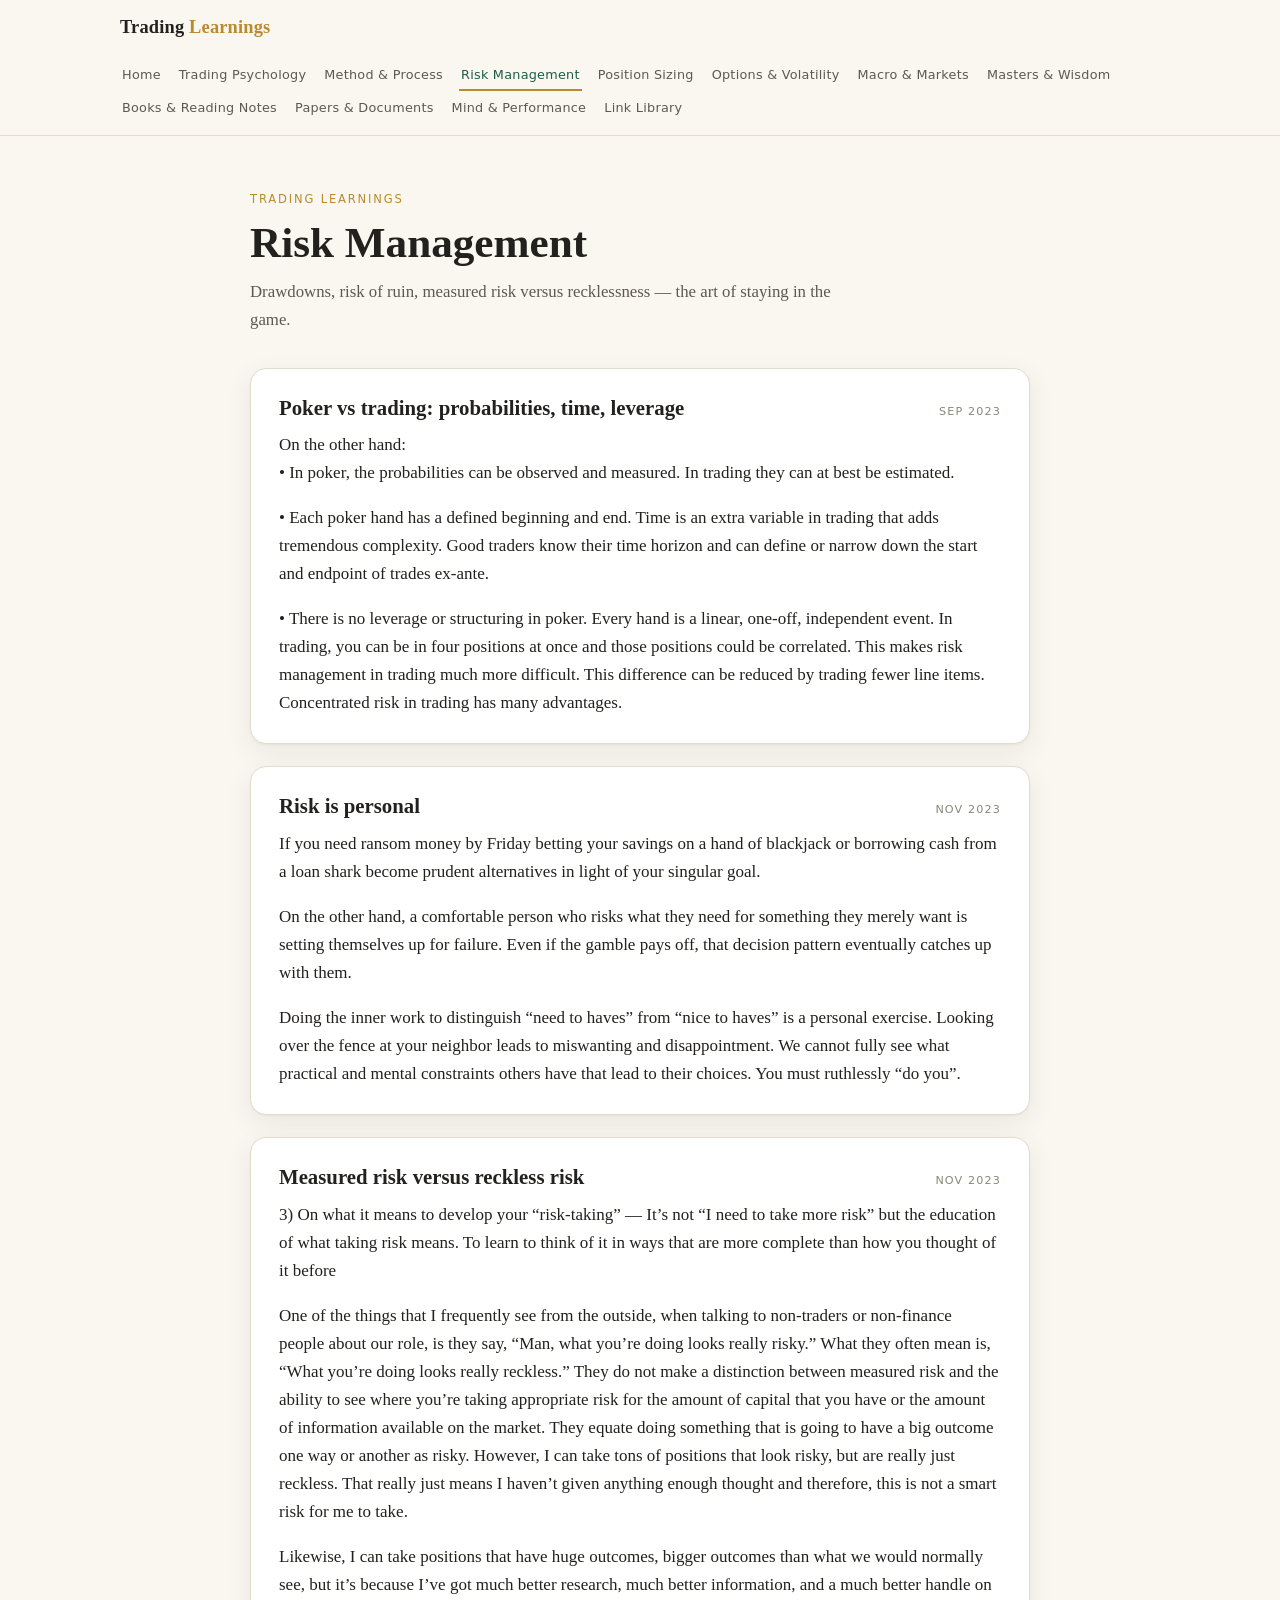
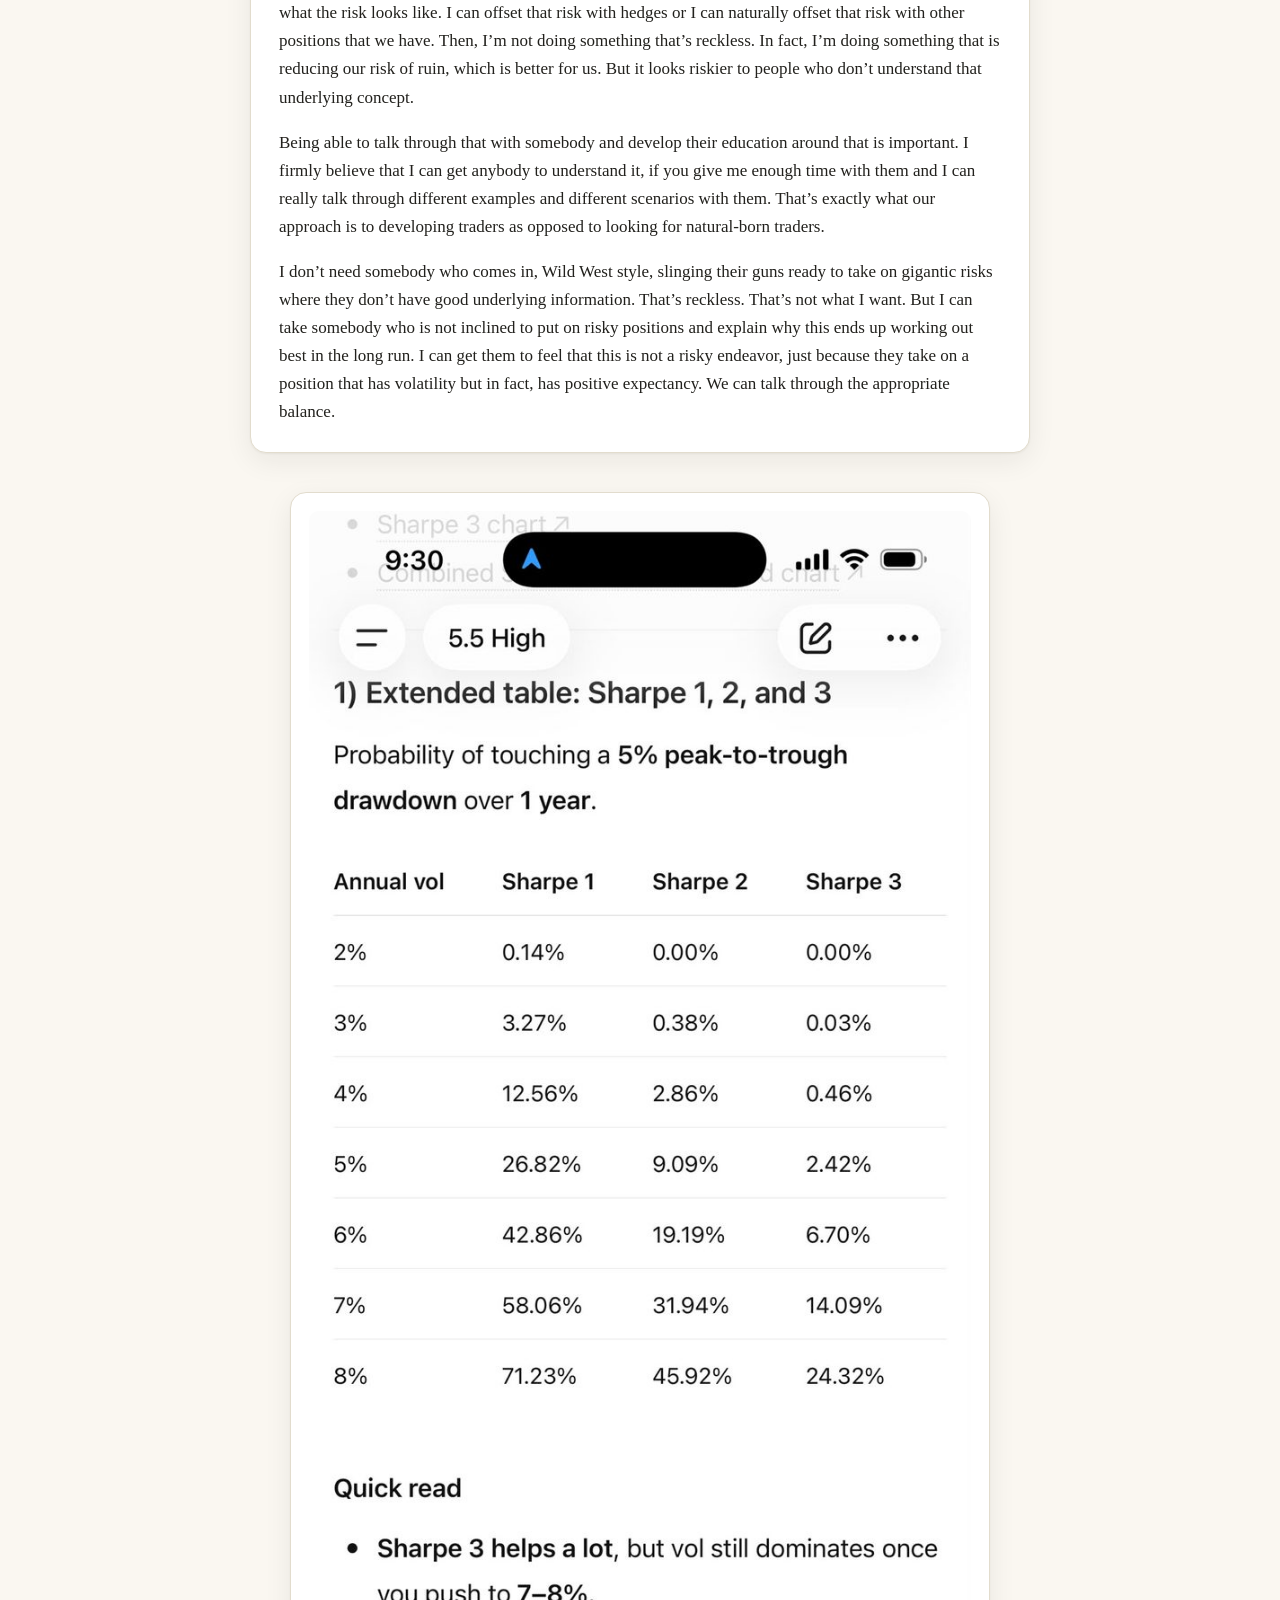
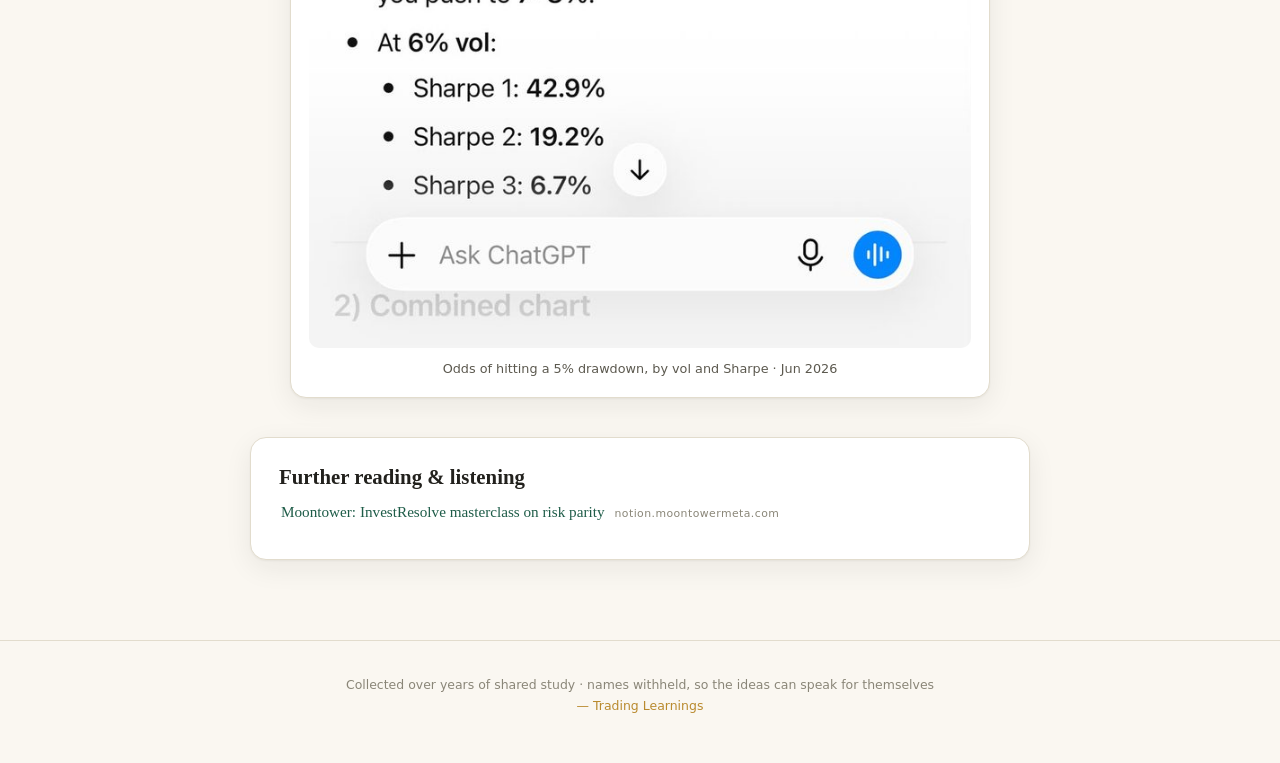
<file: risk.html>
<!DOCTYPE html>
<html lang="en">
<head>
<meta charset="utf-8">
<meta name="viewport" content="width=device-width, initial-scale=1">
<meta name="robots" content="noindex, nofollow">
<title>Risk Management · Trading Learnings</title>
<link rel="stylesheet" href="style.css">
<link rel="icon" href="data:image/svg+xml,<svg xmlns='http://www.w3.org/2000/svg' viewBox='0 0 100 100'><text y='.9em' font-size='90'>📈</text></svg>">
</head>
<body>
<header class="masthead"><div class="masthead-inner">
<a class="brand" href="index.html">Trading <span class="tick">Learnings</span></a>
<nav class="nav"><a href="index.html">Home</a><a href="psychology.html">Trading Psychology</a><a href="method.html">Method & Process</a><a href="risk.html" class="active">Risk Management</a><a href="sizing.html">Position Sizing</a><a href="options.html">Options & Volatility</a><a href="macro.html">Macro & Markets</a><a href="wisdom.html">Masters & Wisdom</a><a href="books.html">Books & Reading Notes</a><a href="papers.html">Papers & Documents</a><a href="performance.html">Mind & Performance</a><a href="library.html">Link Library</a></nav>
</div></header>
<div class="page-head">
<div class="kicker">Trading Learnings</div>
<h1>Risk Management</h1>
<p class="lede">Drawdowns, risk of ruin, measured risk versus recklessness — the art of staying in the game.</p>
</div>
<div class="content-col">
<article class="entry" id="n46"><div class="ehead"><h3>Poker vs trading: probabilities, time, leverage</h3><span class="when">Sep 2023</span></div><div class="body"><p>On the other hand:<br>• In poker, the probabilities can be observed and measured. In trading they can at best be estimated.</p>
<p>• Each poker hand has a defined beginning and end. Time is an extra variable in trading that adds tremendous complexity. Good traders know their time horizon and can define or narrow down the start and endpoint of trades ex-ante.</p>
<p>• There is no leverage or structuring in poker. Every hand is a linear, one-off, independent event. In trading, you can be in four positions at once and those positions could be correlated. This makes risk management in trading much more difficult. This difference can be reduced by trading fewer line items. Concentrated risk in trading has many advantages.</p></div></article>
<article class="entry" id="n166"><div class="ehead"><h3>Risk is personal</h3><span class="when">Nov 2023</span></div><div class="body"><p>If you need ransom money by Friday betting your savings on a hand of blackjack or borrowing cash from a loan shark become prudent alternatives in light of your singular goal.</p>
<p>On the other hand, a comfortable person who risks what they need for something they merely want is setting themselves up for failure. Even if the gamble pays off, that decision pattern eventually catches up with them.</p>
<p>Doing the inner work to distinguish “need to haves” from “nice to haves” is a personal exercise. Looking over the fence at your neighbor leads to miswanting and disappointment. We cannot fully see what practical and mental constraints others have that lead to their choices. You must ruthlessly “do you”.</p></div></article>
<article class="entry" id="n173"><div class="ehead"><h3>Measured risk versus reckless risk</h3><span class="when">Nov 2023</span></div><div class="body"><p>3) On what it means to develop your “risk-taking” — It’s not “I need to take more risk” but the education of what taking risk means. To learn to think of it in ways that are more complete than how you thought of it before</p>
<p>One of the things that I frequently see from the outside, when talking to non-traders or non-finance people about our role, is they say, “Man, what you’re doing looks really risky.” What they often mean is, “What you’re doing looks really reckless.” They do not make a distinction between measured risk and the ability to see where you’re taking appropriate risk for the amount of capital that you have or the amount of information available on the market. They equate doing something that is going to have a big outcome one way or another as risky. However, I can take tons of positions that look risky, but are really just reckless. That really just means I haven’t given anything enough thought and therefore, this is not a smart risk for me to take.</p>
<p>Likewise, I can take positions that have huge outcomes, bigger outcomes than what we would normally see, but it’s because I’ve got much better research, much better information, and a much better handle on what the risk looks like. I can offset that risk with hedges or I can naturally offset that risk with other positions that we have. Then, I’m not doing something that’s reckless. In fact, I’m doing something that is reducing our risk of ruin, which is better for us. But it looks riskier to people who don’t understand that underlying concept.</p>
<p>Being able to talk through that with somebody and develop their education around that is important. I firmly believe that I can get anybody to understand it, if you give me enough time with them and I can really talk through different examples and different scenarios with them. That’s exactly what our approach is to developing traders as opposed to looking for natural-born traders.</p>
<p>I don’t need somebody who comes in, Wild West style, slinging their guns ready to take on gigantic risks where they don’t have good underlying information. That’s reckless. That’s not what I want. But I can take somebody who is not inclined to put on risky positions and explain why this ends up working out best in the long run. I can get them to feel that this is not a risky endeavor, just because they take on a position that has volatility but in fact, has positive expectancy. We can talk through the appropriate balance.</p></div></article>
<figure class="entry figure" id="n350"><img src="assets/img/p0354.jpg" data-full="assets/img/p0354.jpg" data-cap="Odds of hitting a 5% drawdown, by vol and Sharpe" alt="Odds of hitting a 5% drawdown, by vol and Sharpe" loading="lazy"><figcaption>Odds of hitting a 5% drawdown, by vol and Sharpe · Jun 2026</figcaption></figure>
<div class="entry" id="fr"><h3>Further reading &amp; listening</h3><ul class="lib-list"><li><a href="https://notion.moontowermeta.com/investresolve-masterclass-on-risk-parity" rel="noopener" target="_blank">Moontower: InvestResolve masterclass on risk parity</a><span class="dom">notion.moontowermeta.com</span></li></ul></div>
</div>
<footer class="footer">Collected over years of shared study · names withheld, so the ideas can speak for themselves<br>
<span class="sig">— Trading Learnings</span></footer>
<script src="site.js"></script>
</body>
</html>
</file>
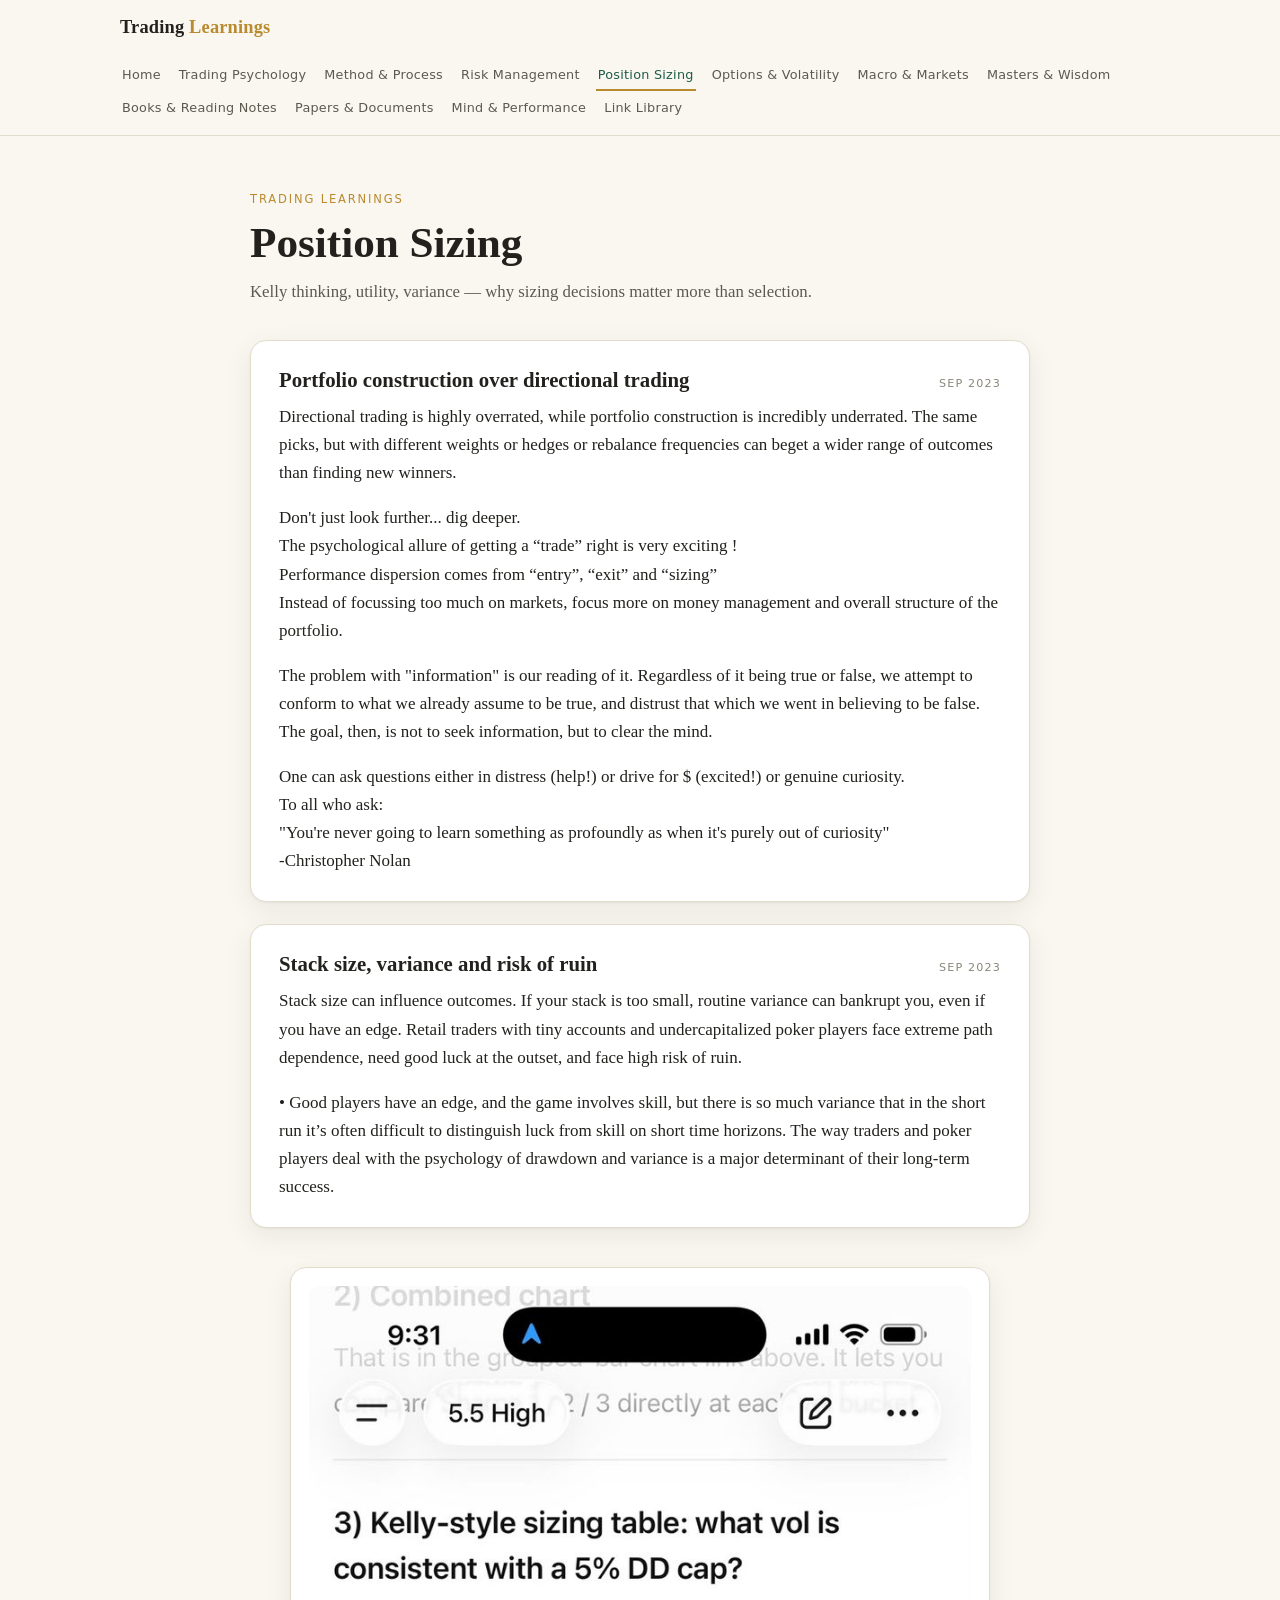
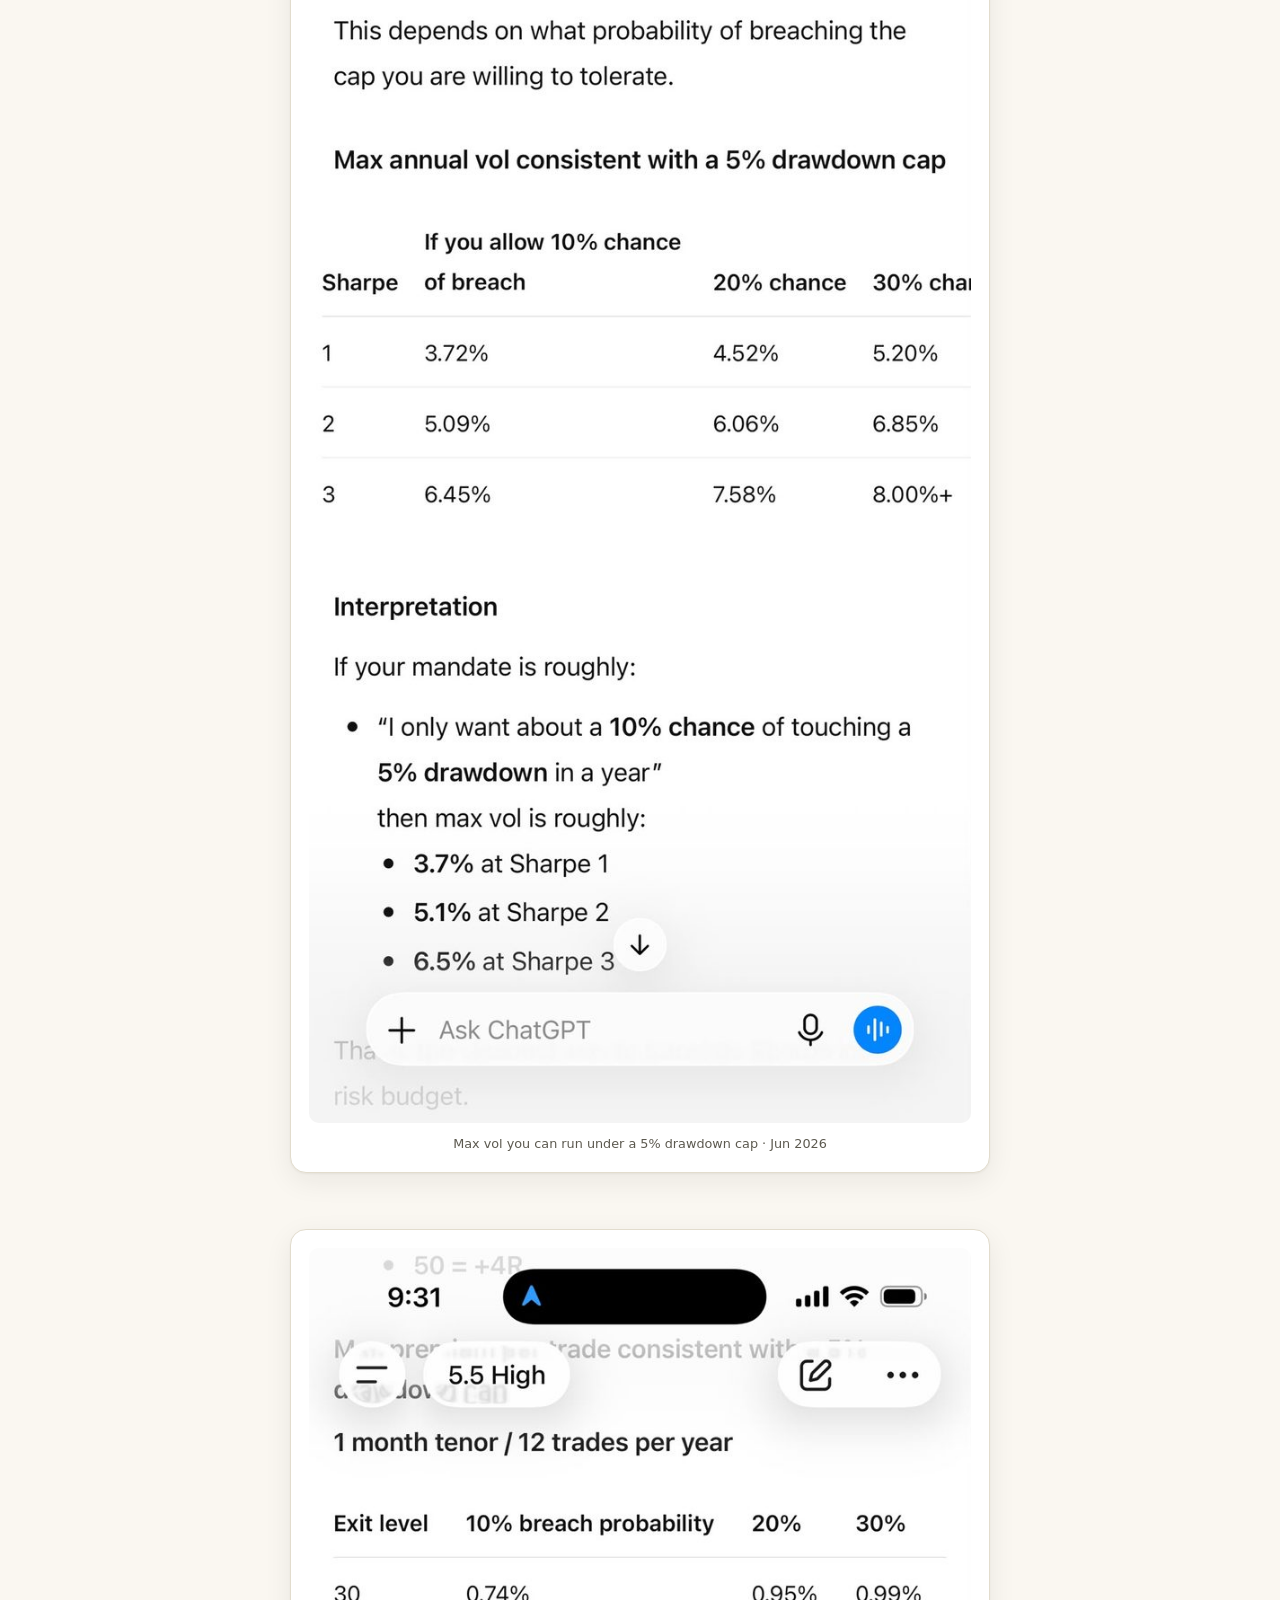
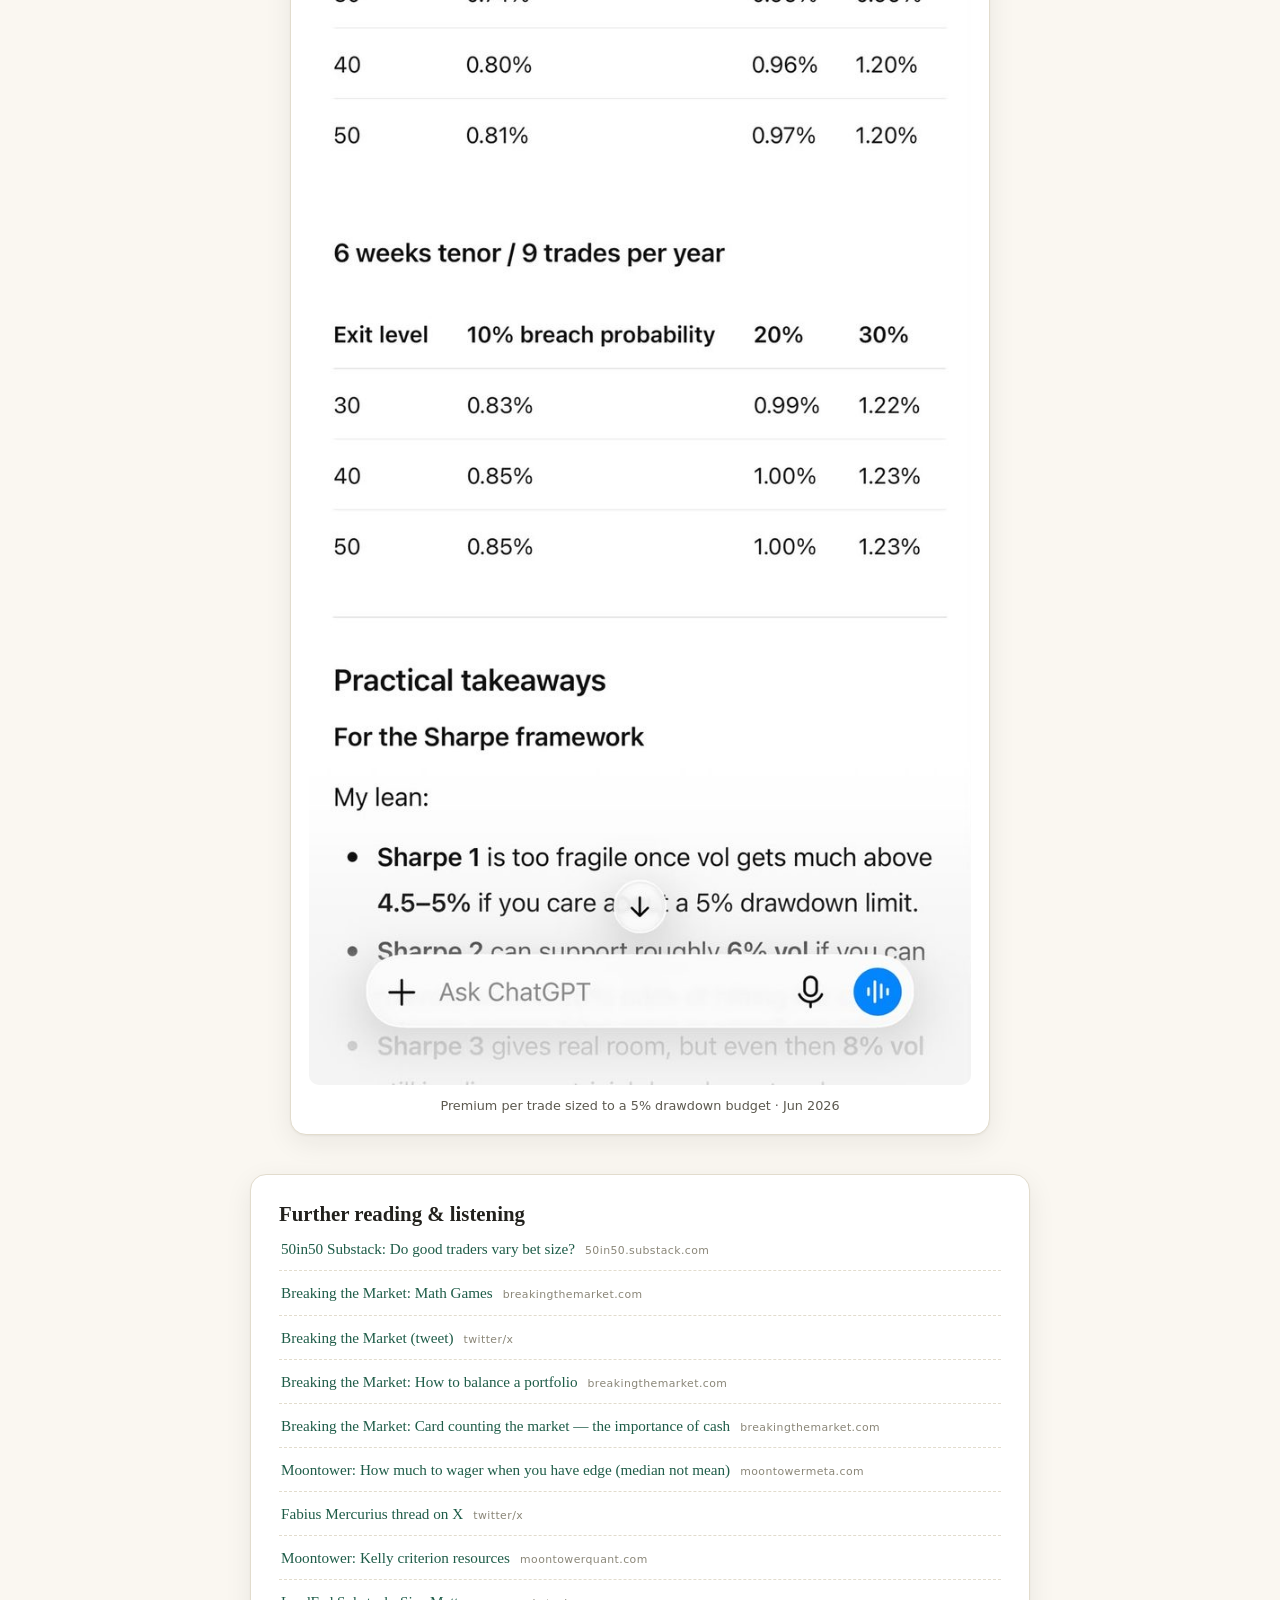
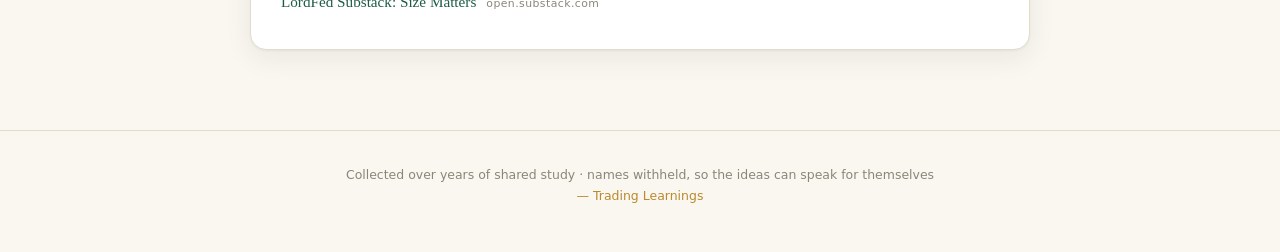
<file: sizing.html>
<!DOCTYPE html>
<html lang="en">
<head>
<meta charset="utf-8">
<meta name="viewport" content="width=device-width, initial-scale=1">
<meta name="robots" content="noindex, nofollow">
<title>Position Sizing · Trading Learnings</title>
<link rel="stylesheet" href="style.css">
<link rel="icon" href="data:image/svg+xml,<svg xmlns='http://www.w3.org/2000/svg' viewBox='0 0 100 100'><text y='.9em' font-size='90'>📈</text></svg>">
</head>
<body>
<header class="masthead"><div class="masthead-inner">
<a class="brand" href="index.html">Trading <span class="tick">Learnings</span></a>
<nav class="nav"><a href="index.html">Home</a><a href="psychology.html">Trading Psychology</a><a href="method.html">Method & Process</a><a href="risk.html">Risk Management</a><a href="sizing.html" class="active">Position Sizing</a><a href="options.html">Options & Volatility</a><a href="macro.html">Macro & Markets</a><a href="wisdom.html">Masters & Wisdom</a><a href="books.html">Books & Reading Notes</a><a href="papers.html">Papers & Documents</a><a href="performance.html">Mind & Performance</a><a href="library.html">Link Library</a></nav>
</div></header>
<div class="page-head">
<div class="kicker">Trading Learnings</div>
<h1>Position Sizing</h1>
<p class="lede">Kelly thinking, utility, variance — why sizing decisions matter more than selection.</p>
</div>
<div class="content-col">
<article class="entry" id="n4"><div class="ehead"><h3>Portfolio construction over directional trading</h3><span class="when">Sep 2023</span></div><div class="body"><p>Directional trading is highly overrated, while portfolio construction is incredibly underrated. The same picks, but with different weights or hedges or rebalance frequencies can beget a wider range of outcomes than finding new winners.</p>
<p>Don't just look further... dig deeper.<br>The psychological allure of getting a “trade” right is very exciting !<br>Performance dispersion comes from “entry”, “exit” and “sizing”<br>Instead of focussing too much on markets, focus more on money management and overall structure of the portfolio.</p>
<p>The problem with "information" is our reading of it. Regardless of it being true or false, we attempt to conform to what we already assume to be true, and distrust that which we went in believing to be false. The goal, then, is not to seek information, but to clear the mind.</p>
<p>One can ask questions either in distress (help!) or drive for $ (excited!) or genuine curiosity.<br>To all who ask:<br>"You're never going to learn something as profoundly as when it's purely out of curiosity"<br>-Christopher Nolan</p></div></article>
<article class="entry" id="n44"><div class="ehead"><h3>Stack size, variance and risk of ruin</h3><span class="when">Sep 2023</span></div><div class="body"><p>Stack size can influence outcomes. If your stack is too small, routine variance can bankrupt you, even if you have an edge. Retail traders with tiny accounts and undercapitalized poker players face extreme path dependence, need good luck at the outset, and face high risk of ruin.</p>
<p>• Good players have an edge, and the game involves skill, but there is so much variance that in the short run it’s often difficult to distinguish luck from skill on short time horizons. The way traders and poker players deal with the psychology of drawdown and variance is a major determinant of their long-term success.</p></div></article>
<figure class="entry figure" id="n351"><img src="assets/img/p0355.jpg" data-full="assets/img/p0355.jpg" data-cap="Max vol you can run under a 5% drawdown cap" alt="Max vol you can run under a 5% drawdown cap" loading="lazy"><figcaption>Max vol you can run under a 5% drawdown cap · Jun 2026</figcaption></figure>
<figure class="entry figure" id="n352"><img src="assets/img/p0356.jpg" data-full="assets/img/p0356.jpg" data-cap="Premium per trade sized to a 5% drawdown budget" alt="Premium per trade sized to a 5% drawdown budget" loading="lazy"><figcaption>Premium per trade sized to a 5% drawdown budget · Jun 2026</figcaption></figure>
<div class="entry" id="fr"><h3>Further reading &amp; listening</h3><ul class="lib-list"><li><a href="https://50in50.substack.com/p/week-24-do-good-traders-vary-bet" rel="noopener" target="_blank">50in50 Substack: Do good traders vary bet size?</a><span class="dom">50in50.substack.com</span></li><li><a href="https://breakingthemarket.com/math-games/" rel="noopener" target="_blank">Breaking the Market: Math Games</a><span class="dom">breakingthemarket.com</span></li><li><a href="https://x.com/breakingthemark/status/1591114381508558849" rel="noopener" target="_blank">Breaking the Market (tweet)</a><span class="dom">twitter/x</span></li><li><a href="https://breakingthemarket.com/how-to-balance-a-portfolio/" rel="noopener" target="_blank">Breaking the Market: How to balance a portfolio</a><span class="dom">breakingthemarket.com</span></li><li><a href="https://breakingthemarket.com/card-counting-the-market-the-importance-of-cash/" rel="noopener" target="_blank">Breaking the Market: Card counting the market — the importance of cash</a><span class="dom">breakingthemarket.com</span></li><li><a href="https://moontowermeta.com/how-much-to-wager-when-you-have-edge-note-median-not-mean-outcomes/" rel="noopener" target="_blank">Moontower: How much to wager when you have edge (median not mean)</a><span class="dom">moontowermeta.com</span></li><li><a href="https://x.com/fabiusmercurius/status/1507770848488218625" rel="noopener" target="_blank">Fabius Mercurius thread on X</a><span class="dom">twitter/x</span></li><li><a href="https://moontowerquant.com/kelly-criterion-resources" rel="noopener" target="_blank">Moontower: Kelly criterion resources</a><span class="dom">moontowerquant.com</span></li><li><a href="https://open.substack.com/pub/lordfed/p/size-matters" rel="noopener" target="_blank">LordFed Substack: Size Matters</a><span class="dom">open.substack.com</span></li></ul></div>
</div>
<footer class="footer">Collected over years of shared study · names withheld, so the ideas can speak for themselves<br>
<span class="sig">— Trading Learnings</span></footer>
<script src="site.js"></script>
</body>
</html>
</file>
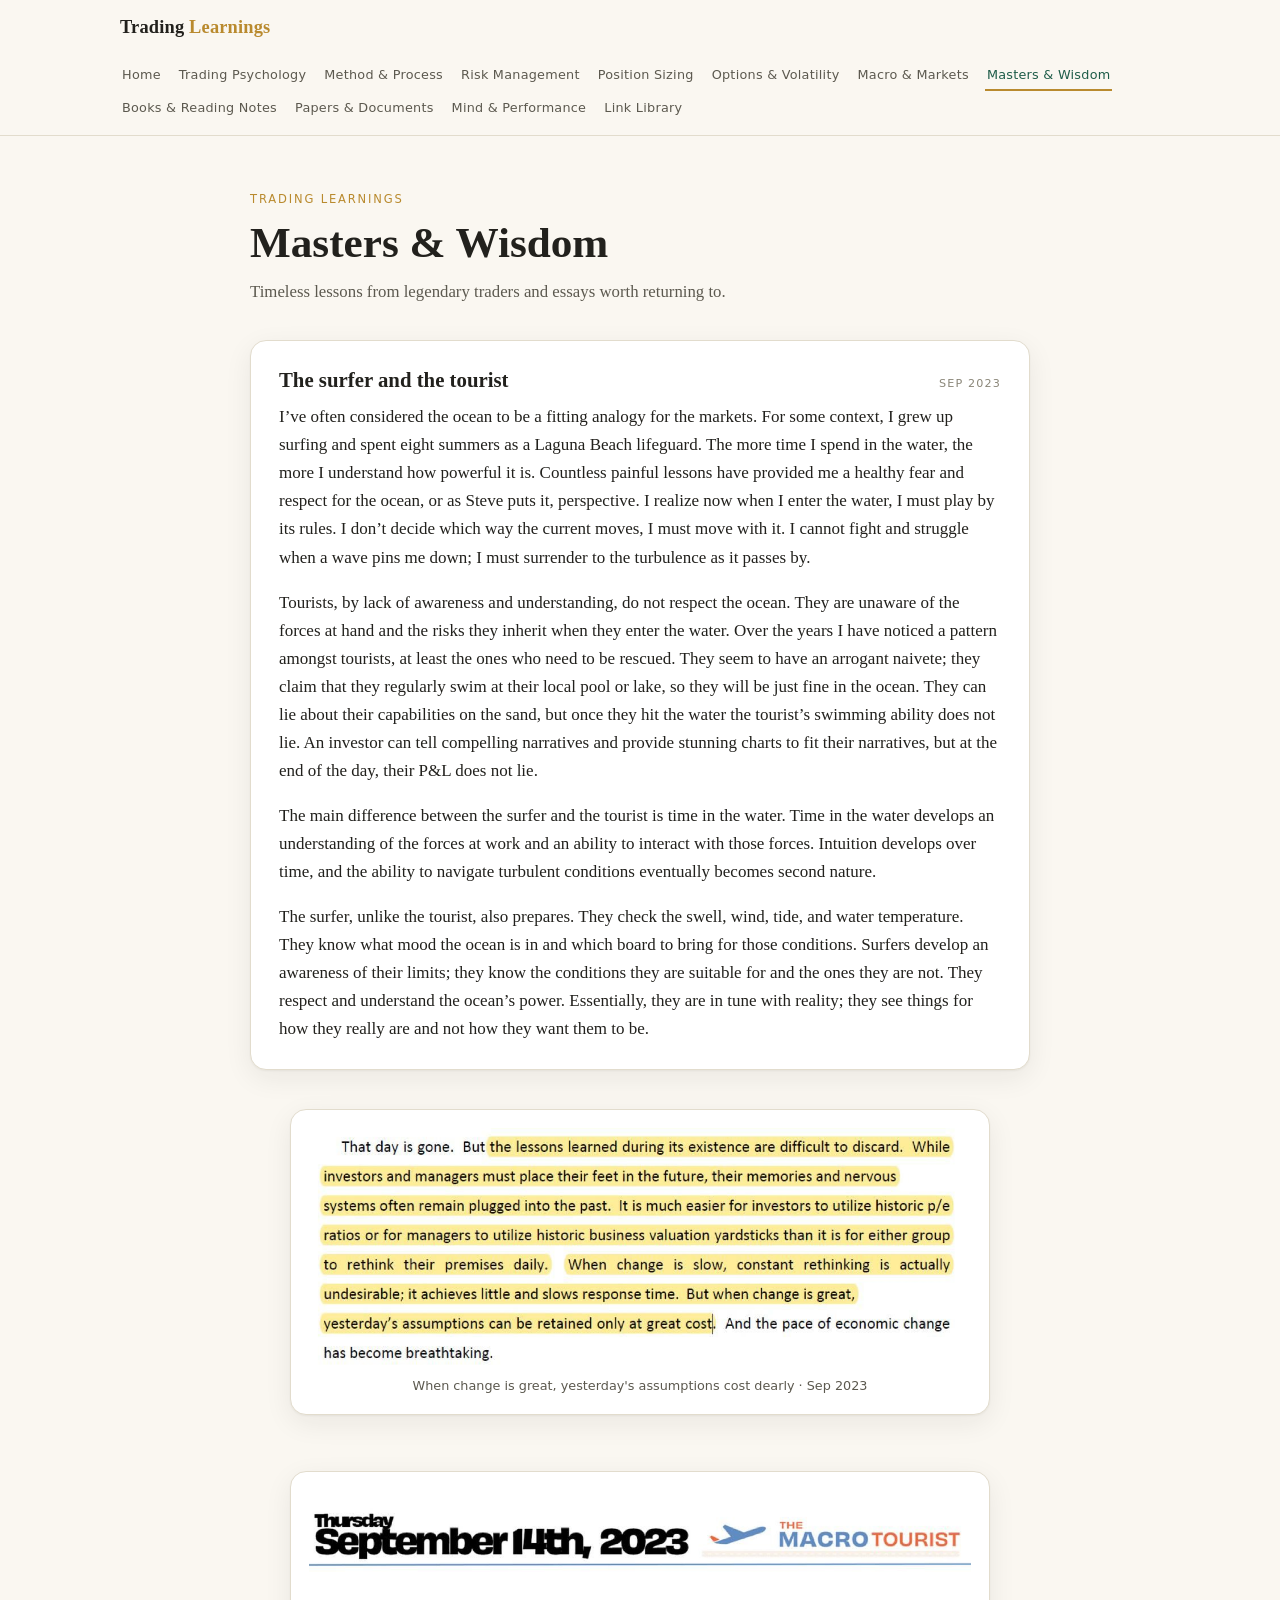
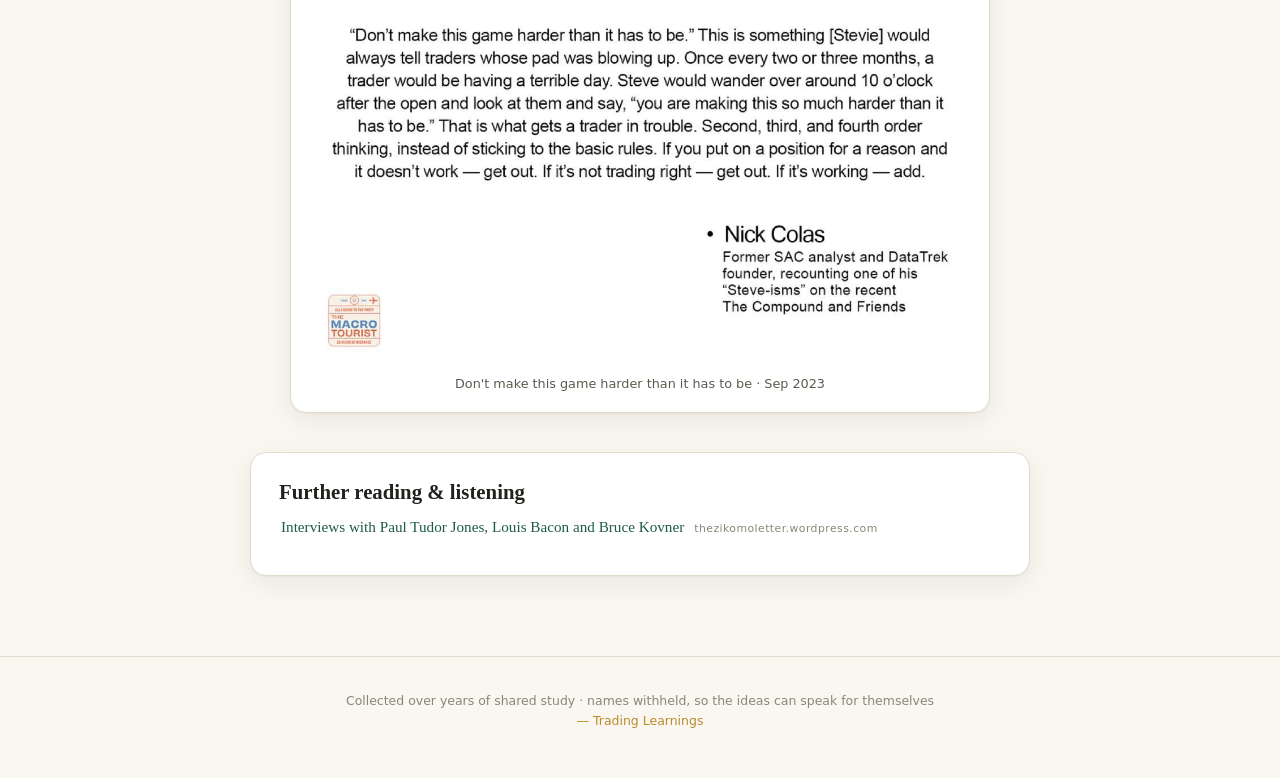
<file: wisdom.html>
<!DOCTYPE html>
<html lang="en">
<head>
<meta charset="utf-8">
<meta name="viewport" content="width=device-width, initial-scale=1">
<meta name="robots" content="noindex, nofollow">
<title>Masters &amp; Wisdom · Trading Learnings</title>
<link rel="stylesheet" href="style.css">
<link rel="icon" href="data:image/svg+xml,<svg xmlns='http://www.w3.org/2000/svg' viewBox='0 0 100 100'><text y='.9em' font-size='90'>📈</text></svg>">
</head>
<body>
<header class="masthead"><div class="masthead-inner">
<a class="brand" href="index.html">Trading <span class="tick">Learnings</span></a>
<nav class="nav"><a href="index.html">Home</a><a href="psychology.html">Trading Psychology</a><a href="method.html">Method & Process</a><a href="risk.html">Risk Management</a><a href="sizing.html">Position Sizing</a><a href="options.html">Options & Volatility</a><a href="macro.html">Macro & Markets</a><a href="wisdom.html" class="active">Masters & Wisdom</a><a href="books.html">Books & Reading Notes</a><a href="papers.html">Papers & Documents</a><a href="performance.html">Mind & Performance</a><a href="library.html">Link Library</a></nav>
</div></header>
<div class="page-head">
<div class="kicker">Trading Learnings</div>
<h1>Masters & Wisdom</h1>
<p class="lede">Timeless lessons from legendary traders and essays worth returning to.</p>
</div>
<div class="content-col">
<article class="entry" id="n8"><div class="ehead"><h3>The surfer and the tourist</h3><span class="when">Sep 2023</span></div><div class="body"><p>I’ve often considered the ocean to be a fitting analogy for the markets. For some context, I grew up surfing and spent eight summers as a Laguna Beach lifeguard. The more time I spend in the water, the more I understand how powerful it is. Countless painful lessons have provided me a healthy fear and respect for the ocean, or as Steve puts it, perspective. I realize now when I enter the water, I must play by its rules. I don’t decide which way the current moves, I must move with it. I cannot fight and struggle when a wave pins me down; I must surrender to the turbulence as it passes by.</p>
<p>Tourists, by lack of awareness and understanding, do not respect the ocean. They are unaware of the forces at hand and the risks they inherit when they enter the water. Over the years I have noticed a pattern amongst tourists, at least the ones who need to be rescued. They seem to have an arrogant naivete; they claim that they regularly swim at their local pool or lake, so they will be just fine in the ocean. They can lie about their capabilities on the sand, but once they hit the water the tourist’s swimming ability does not lie. An investor can tell compelling narratives and provide stunning charts to fit their narratives, but at the end of the day, their P&amp;L does not lie.</p>
<p>The main difference between the surfer and the tourist is time in the water. Time in the water develops an understanding of the forces at work and an ability to interact with those forces. Intuition develops over time, and the ability to navigate turbulent conditions eventually becomes second nature.</p>
<p>The surfer, unlike the tourist, also prepares. They check the swell, wind, tide, and water temperature. They know what mood the ocean is in and which board to bring for those conditions. Surfers develop an awareness of their limits; they know the conditions they are suitable for and the ones they are not. They respect and understand the ocean’s power. Essentially, they are in tune with reality; they see things for how they really are and not how they want them to be.</p></div></article>
<figure class="entry figure" id="n15"><img src="assets/img/p0015.jpg" data-full="assets/img/p0015.jpg" data-cap="When change is great, yesterday&#x27;s assumptions cost dearly" alt="When change is great, yesterday&#x27;s assumptions cost dearly" loading="lazy"><figcaption>When change is great, yesterday&#x27;s assumptions cost dearly · Sep 2023</figcaption></figure>
<figure class="entry figure" id="n85"><img src="assets/img/p0085.jpg" data-full="assets/img/p0085.jpg" data-cap="Don&#x27;t make this game harder than it has to be" alt="Don&#x27;t make this game harder than it has to be" loading="lazy"><figcaption>Don&#x27;t make this game harder than it has to be · Sep 2023</figcaption></figure>
<div class="entry" id="fr"><h3>Further reading &amp; listening</h3><ul class="lib-list"><li><a href="https://thezikomoletter.wordpress.com/2012/04/29/interviews-with-paul-tudor-jones-louis-bacon-bruce-kovner/" rel="noopener" target="_blank">Interviews with Paul Tudor Jones, Louis Bacon and Bruce Kovner</a><span class="dom">thezikomoletter.wordpress.com</span></li></ul></div>
</div>
<footer class="footer">Collected over years of shared study · names withheld, so the ideas can speak for themselves<br>
<span class="sig">— Trading Learnings</span></footer>
<script src="site.js"></script>
</body>
</html>
</file>
<file: style.css>
/* Trading Learnings — editorial design system. Self-contained, no external requests. */
:root {
  --paper: #faf7f1;
  --paper-2: #f1ece2;
  --card: #ffffff;
  --ink: #22211d;
  --ink-soft: #5c594f;
  --ink-faint: #8a8678;
  --accent: #1e5c48;
  --accent-2: #b98a2e;
  --accent-soft: #e7efeb;
  --rule: #e2dccd;
  --quote-bg: #f6f1e6;
  --shadow: 0 1px 2px rgba(34, 33, 29, .05), 0 8px 28px rgba(34, 33, 29, .07);
  --serif: "Charter", "Iowan Old Style", "Palatino Linotype", "Book Antiqua", Georgia, serif;
  --sans: ui-sans-serif, system-ui, -apple-system, "Segoe UI", Roboto, Helvetica, Arial, sans-serif;
}
@media (prefers-color-scheme: dark) {
  :root {
    --paper: #16150f;
    --paper-2: #1d1b13;
    --card: #201e15;
    --ink: #eae6d9;
    --ink-soft: #b3ad9b;
    --ink-faint: #7d7866;
    --accent: #6fbc9e;
    --accent-2: #d4a94b;
    --accent-soft: #23301f;
    --rule: #33301f;
    --quote-bg: #211f14;
    --shadow: 0 1px 2px rgba(0, 0, 0, .4), 0 8px 28px rgba(0, 0, 0, .35);
  }
}
* { box-sizing: border-box; }
html { scroll-behavior: smooth; }
body {
  margin: 0;
  background: var(--paper);
  color: var(--ink);
  font-family: var(--serif);
  font-size: 17px;
  line-height: 1.65;
  -webkit-font-smoothing: antialiased;
  text-rendering: optimizeLegibility;
}
a { color: var(--accent); text-decoration: none; }
a:hover { text-decoration: underline; }
img { max-width: 100%; height: auto; display: block; }

/* ---------- header / nav ---------- */
.masthead {
  border-bottom: 1px solid var(--rule);
  background: var(--paper);
  position: sticky;
  top: 0;
  z-index: 50;
  backdrop-filter: blur(6px);
}
.masthead-inner {
  max-width: 1080px;
  margin: 0 auto;
  padding: 12px 20px;
  display: flex;
  align-items: center;
  gap: 18px;
  flex-wrap: wrap;
}
.brand {
  font-family: var(--serif);
  font-weight: 700;
  font-size: 1.15rem;
  letter-spacing: .01em;
  color: var(--ink);
  white-space: nowrap;
}
.brand .tick { color: var(--accent-2); }
.nav {
  display: flex;
  gap: 2px 14px;
  flex-wrap: wrap;
  font-family: var(--sans);
  font-size: .8rem;
  letter-spacing: .02em;
}
.nav a { color: var(--ink-soft); padding: 4px 2px; }
.nav a.active, .nav a:hover { color: var(--accent); text-decoration: none; }
.nav a.active { border-bottom: 2px solid var(--accent-2); }

/* ---------- hero ---------- */
.hero {
  max-width: 1080px;
  margin: 0 auto;
  padding: 72px 20px 40px;
  text-align: center;
}
.hero h1 {
  font-size: clamp(2.3rem, 6vw, 3.6rem);
  line-height: 1.08;
  margin: 0 0 18px;
  font-weight: 700;
  letter-spacing: -.01em;
}
.hero h1 em { color: var(--accent); font-style: normal; }
.hero .sub {
  color: var(--ink-soft);
  max-width: 620px;
  margin: 0 auto 10px;
  font-size: 1.08rem;
}
.hero .meta {
  font-family: var(--sans);
  font-size: .78rem;
  letter-spacing: .12em;
  text-transform: uppercase;
  color: var(--ink-faint);
  margin-top: 22px;
}
.hero .meta .dot { color: var(--accent-2); margin: 0 8px; }

/* ---------- search ---------- */
.search-wrap { max-width: 560px; margin: 26px auto 0; position: relative; }
.search-wrap input {
  width: 100%;
  padding: 12px 18px;
  font: inherit;
  font-size: .95rem;
  color: var(--ink);
  background: var(--card);
  border: 1px solid var(--rule);
  border-radius: 999px;
  outline: none;
  box-shadow: var(--shadow);
}
.search-wrap input:focus { border-color: var(--accent); }
.search-results {
  position: absolute;
  top: calc(100% + 8px);
  left: 0; right: 0;
  background: var(--card);
  border: 1px solid var(--rule);
  border-radius: 14px;
  box-shadow: var(--shadow);
  max-height: 380px;
  overflow-y: auto;
  text-align: left;
  z-index: 60;
  display: none;
}
.search-results a {
  display: block;
  padding: 10px 16px;
  border-bottom: 1px solid var(--rule);
  color: var(--ink);
  font-size: .9rem;
}
.search-results a:last-child { border-bottom: none; }
.search-results a:hover { background: var(--accent-soft); text-decoration: none; }
.search-results .k {
  font-family: var(--sans);
  font-size: .68rem;
  color: var(--accent);
  text-transform: uppercase;
  letter-spacing: .08em;
  display: block;
}

/* ---------- section cards on index ---------- */
.grid {
  max-width: 1080px;
  margin: 30px auto 60px;
  padding: 0 20px;
  display: grid;
  grid-template-columns: repeat(auto-fill, minmax(240px, 1fr));
  gap: 16px;
}
.scard {
  background: var(--card);
  border: 1px solid var(--rule);
  border-radius: 16px;
  padding: 22px 20px 18px;
  box-shadow: var(--shadow);
  color: var(--ink);
  display: flex;
  flex-direction: column;
  gap: 8px;
  transition: transform .15s ease, border-color .15s ease;
}
.scard:hover { transform: translateY(-2px); border-color: var(--accent); text-decoration: none; }
.scard .num {
  font-family: var(--sans);
  font-size: .7rem;
  letter-spacing: .14em;
  color: var(--accent-2);
  text-transform: uppercase;
}
.scard h3 { margin: 0; font-size: 1.18rem; line-height: 1.25; }
.scard p { margin: 0; color: var(--ink-soft); font-size: .88rem; line-height: 1.5; }
.scard .count {
  margin-top: auto;
  padding-top: 10px;
  font-family: var(--sans);
  font-size: .72rem;
  color: var(--ink-faint);
}

/* ---------- featured quotes on index ---------- */
.featured {
  max-width: 780px;
  margin: 20px auto 70px;
  padding: 0 20px;
}
.featured h2 {
  text-align: center;
  font-size: .8rem;
  font-family: var(--sans);
  letter-spacing: .16em;
  text-transform: uppercase;
  color: var(--ink-faint);
  margin: 0 0 24px;
}

/* ---------- section pages ---------- */
.page-head {
  max-width: 820px;
  margin: 0 auto;
  padding: 54px 20px 8px;
}
.page-head .kicker {
  font-family: var(--sans);
  font-size: .72rem;
  letter-spacing: .16em;
  text-transform: uppercase;
  color: var(--accent-2);
  margin-bottom: 10px;
}
.page-head h1 { font-size: clamp(1.9rem, 5vw, 2.7rem); margin: 0 0 12px; line-height: 1.1; }
.page-head .lede { color: var(--ink-soft); font-size: 1.05rem; max-width: 620px; margin: 0; }
.page-head .toc {
  font-family: var(--sans);
  font-size: .78rem;
  color: var(--ink-faint);
  margin-top: 18px;
}
.content-col {
  max-width: 820px;
  margin: 0 auto;
  padding: 26px 20px 80px;
  display: flex;
  flex-direction: column;
  gap: 22px;
}

/* entry cards */
.entry {
  background: var(--card);
  border: 1px solid var(--rule);
  border-radius: 16px;
  padding: 26px 28px;
  box-shadow: var(--shadow);
}
.entry .ehead {
  display: flex;
  align-items: baseline;
  justify-content: space-between;
  gap: 14px;
  margin-bottom: 10px;
  flex-wrap: wrap;
}
.entry h3 { margin: 0; font-size: 1.3rem; line-height: 1.25; }
.entry .when {
  font-family: var(--sans);
  font-size: .7rem;
  letter-spacing: .1em;
  text-transform: uppercase;
  color: var(--ink-faint);
  white-space: nowrap;
}
.entry .body p { margin: 0 0 1em; }
.entry .body p:last-child { margin-bottom: 0; }
.entry .body { color: var(--ink); }
.entry .body a { word-break: break-all; }

/* quote entries */
.quote {
  background: var(--quote-bg);
  border: none;
  border-left: 4px solid var(--accent-2);
  border-radius: 6px 16px 16px 6px;
  padding: 24px 28px;
}
.quote .body { font-size: 1.12rem; line-height: 1.55; font-style: italic; }
.quote .attrib {
  margin-top: 12px;
  font-family: var(--sans);
  font-size: .8rem;
  font-style: normal;
  color: var(--ink-soft);
}

/* discussion entries */
.discussion .turn {
  margin: 0 0 12px;
  padding: 12px 16px;
  border-radius: 12px;
  background: var(--paper-2);
}
.discussion .turn.alt { background: var(--accent-soft); }
.discussion .turn p { margin: 0 0 .6em; }
.discussion .turn p:last-child { margin: 0; }

/* figures */
.figure { padding: 18px; }
.figure img { border-radius: 10px; margin: 0 auto; cursor: zoom-in; }
.figure figcaption {
  margin-top: 10px;
  text-align: center;
  font-family: var(--sans);
  font-size: .8rem;
  color: var(--ink-soft);
}

/* gallery */
.gallery-block { margin-bottom: 14px; }
.gallery-block .gb-head { margin: 6px 2px 14px; }
.gallery-block h3 { margin: 0 0 6px; font-size: 1.35rem; }
.gallery-block .gb-note { color: var(--ink-soft); font-size: .92rem; max-width: 640px; }
.gallery {
  display: grid;
  grid-template-columns: repeat(auto-fill, minmax(150px, 1fr));
  gap: 10px;
}
.gallery a {
  display: block;
  border-radius: 10px;
  overflow: hidden;
  border: 1px solid var(--rule);
  background: var(--card);
  aspect-ratio: 3 / 4;
}
.gallery a img { width: 100%; height: 100%; object-fit: cover; transition: transform .2s ease; }
.gallery a:hover img { transform: scale(1.04); }

/* papers */
.paper-card .src {
  font-family: var(--sans);
  font-size: .74rem;
  letter-spacing: .08em;
  text-transform: uppercase;
  color: var(--accent-2);
  margin-bottom: 6px;
}
.paper-card ul { margin: 12px 0 14px; padding-left: 20px; }
.paper-card li { margin-bottom: 7px; font-size: .95rem; }
.paper-card .actions { margin-top: 12px; }
.btn {
  display: inline-block;
  font-family: var(--sans);
  font-size: .8rem;
  letter-spacing: .03em;
  padding: 8px 16px;
  border-radius: 999px;
  border: 1px solid var(--accent);
  color: var(--accent);
}
.btn:hover { background: var(--accent); color: var(--paper); text-decoration: none; }

/* library */
.lib-group { margin-bottom: 8px; }
.lib-group h3 {
  font-size: 1.05rem;
  margin: 18px 0 8px;
  padding-bottom: 6px;
  border-bottom: 1px solid var(--rule);
}
.lib-list { list-style: none; margin: 0; padding: 0; }
.lib-list li {
  padding: 9px 2px;
  border-bottom: 1px dashed var(--rule);
  font-size: .95rem;
  display: flex;
  gap: 10px;
  align-items: baseline;
}
.lib-list li:last-child { border-bottom: none; }
.lib-list .dom {
  font-family: var(--sans);
  font-size: .68rem;
  color: var(--ink-faint);
  letter-spacing: .04em;
  white-space: nowrap;
}
.lib-note { color: var(--ink-soft); font-size: .88rem; font-style: italic; }

/* lightbox */
.lightbox {
  position: fixed;
  inset: 0;
  background: rgba(12, 11, 8, .92);
  display: none;
  align-items: center;
  justify-content: center;
  z-index: 100;
  padding: 30px;
}
.lightbox.open { display: flex; }
.lightbox img {
  max-width: min(1100px, 96vw);
  max-height: 92vh;
  width: auto;
  border-radius: 8px;
  box-shadow: 0 20px 60px rgba(0, 0, 0, .5);
}
.lightbox .lb-btn {
  position: fixed;
  top: 50%;
  transform: translateY(-50%);
  background: rgba(255, 255, 255, .08);
  color: #eee;
  border: none;
  font-size: 1.6rem;
  padding: 14px 16px;
  cursor: pointer;
  border-radius: 12px;
  font-family: var(--sans);
}
.lightbox .lb-btn:hover { background: rgba(255, 255, 255, .18); }
.lightbox .prev { left: 14px; }
.lightbox .next { right: 14px; }
.lightbox .close { top: 20px; right: 20px; transform: none; font-size: 1.1rem; }
.lightbox .lb-cap {
  position: fixed;
  bottom: 16px;
  left: 50%;
  transform: translateX(-50%);
  color: #cfcabb;
  font-family: var(--sans);
  font-size: .8rem;
  max-width: 80vw;
  text-align: center;
}

/* footer */
.footer {
  border-top: 1px solid var(--rule);
  padding: 34px 20px 46px;
  text-align: center;
  color: var(--ink-faint);
  font-family: var(--sans);
  font-size: .78rem;
}
.footer .sig { color: var(--accent-2); }

/* misc */
.section-rule {
  max-width: 820px;
  margin: 8px auto;
  padding: 0 20px;
}
.section-rule hr {
  border: none;
  border-top: 1px solid var(--rule);
  margin: 0;
}
.pill {
  display: inline-block;
  font-family: var(--sans);
  font-size: .66rem;
  letter-spacing: .08em;
  text-transform: uppercase;
  background: var(--accent-soft);
  color: var(--accent);
  border-radius: 999px;
  padding: 3px 10px;
  margin-bottom: 8px;
}
@media (max-width: 640px) {
  body { font-size: 16px; }
  .entry { padding: 20px 18px; }
  .masthead-inner { padding: 10px 14px; }
  .nav { font-size: .74rem; gap: 2px 10px; }
  .lib-list li { flex-direction: column; gap: 2px; }
}
</file>
